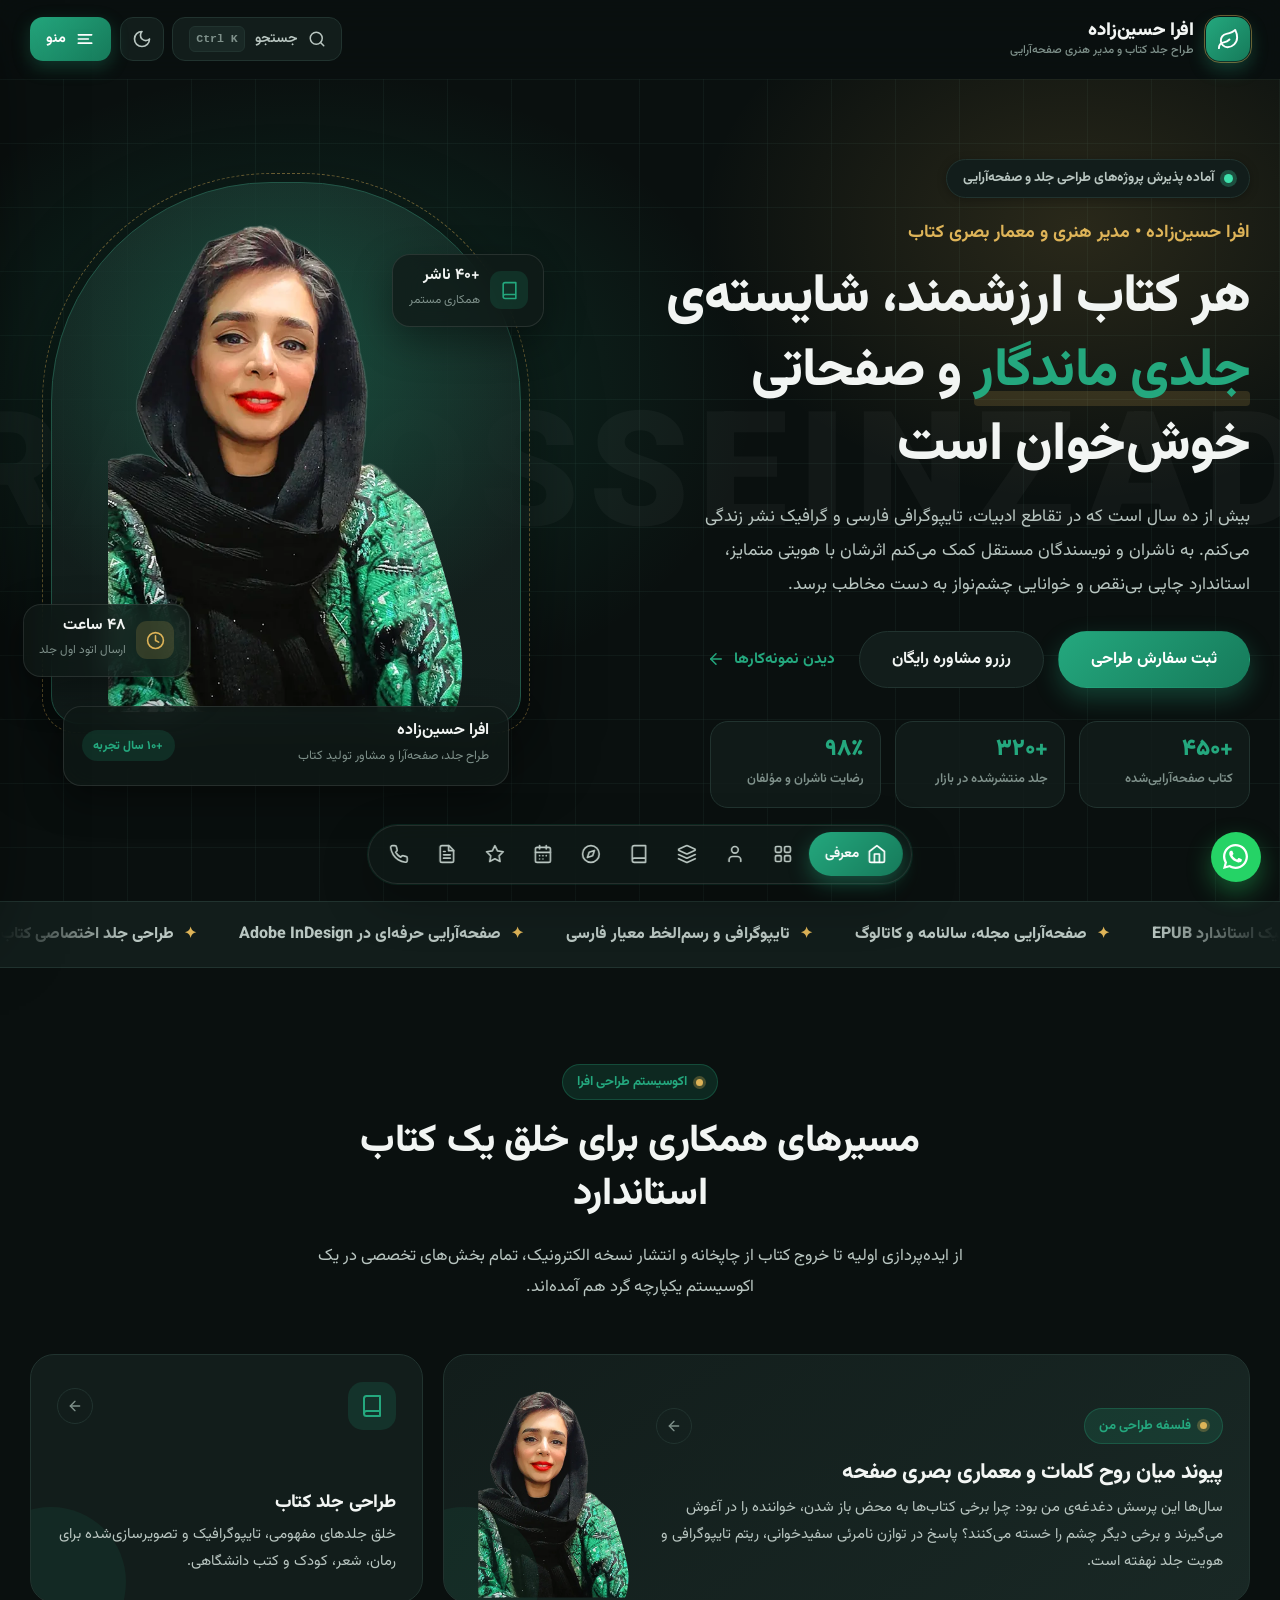
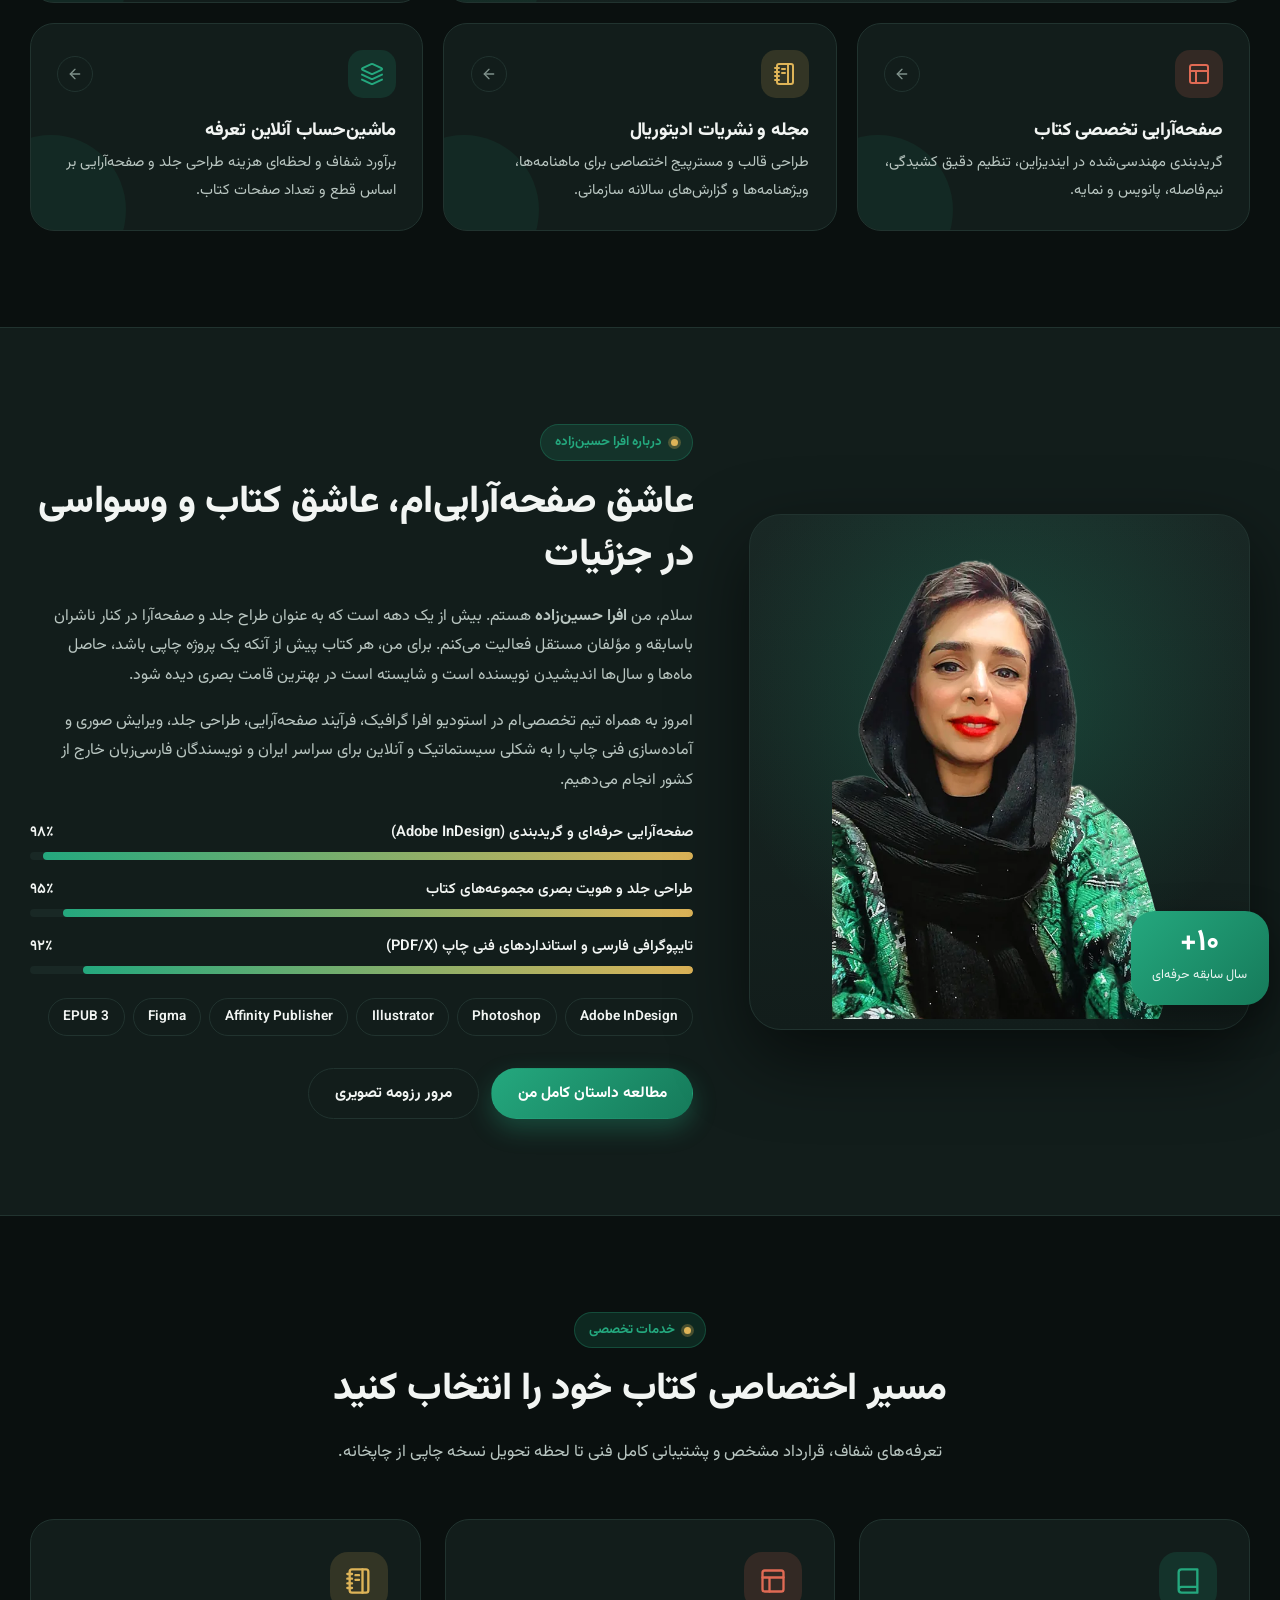
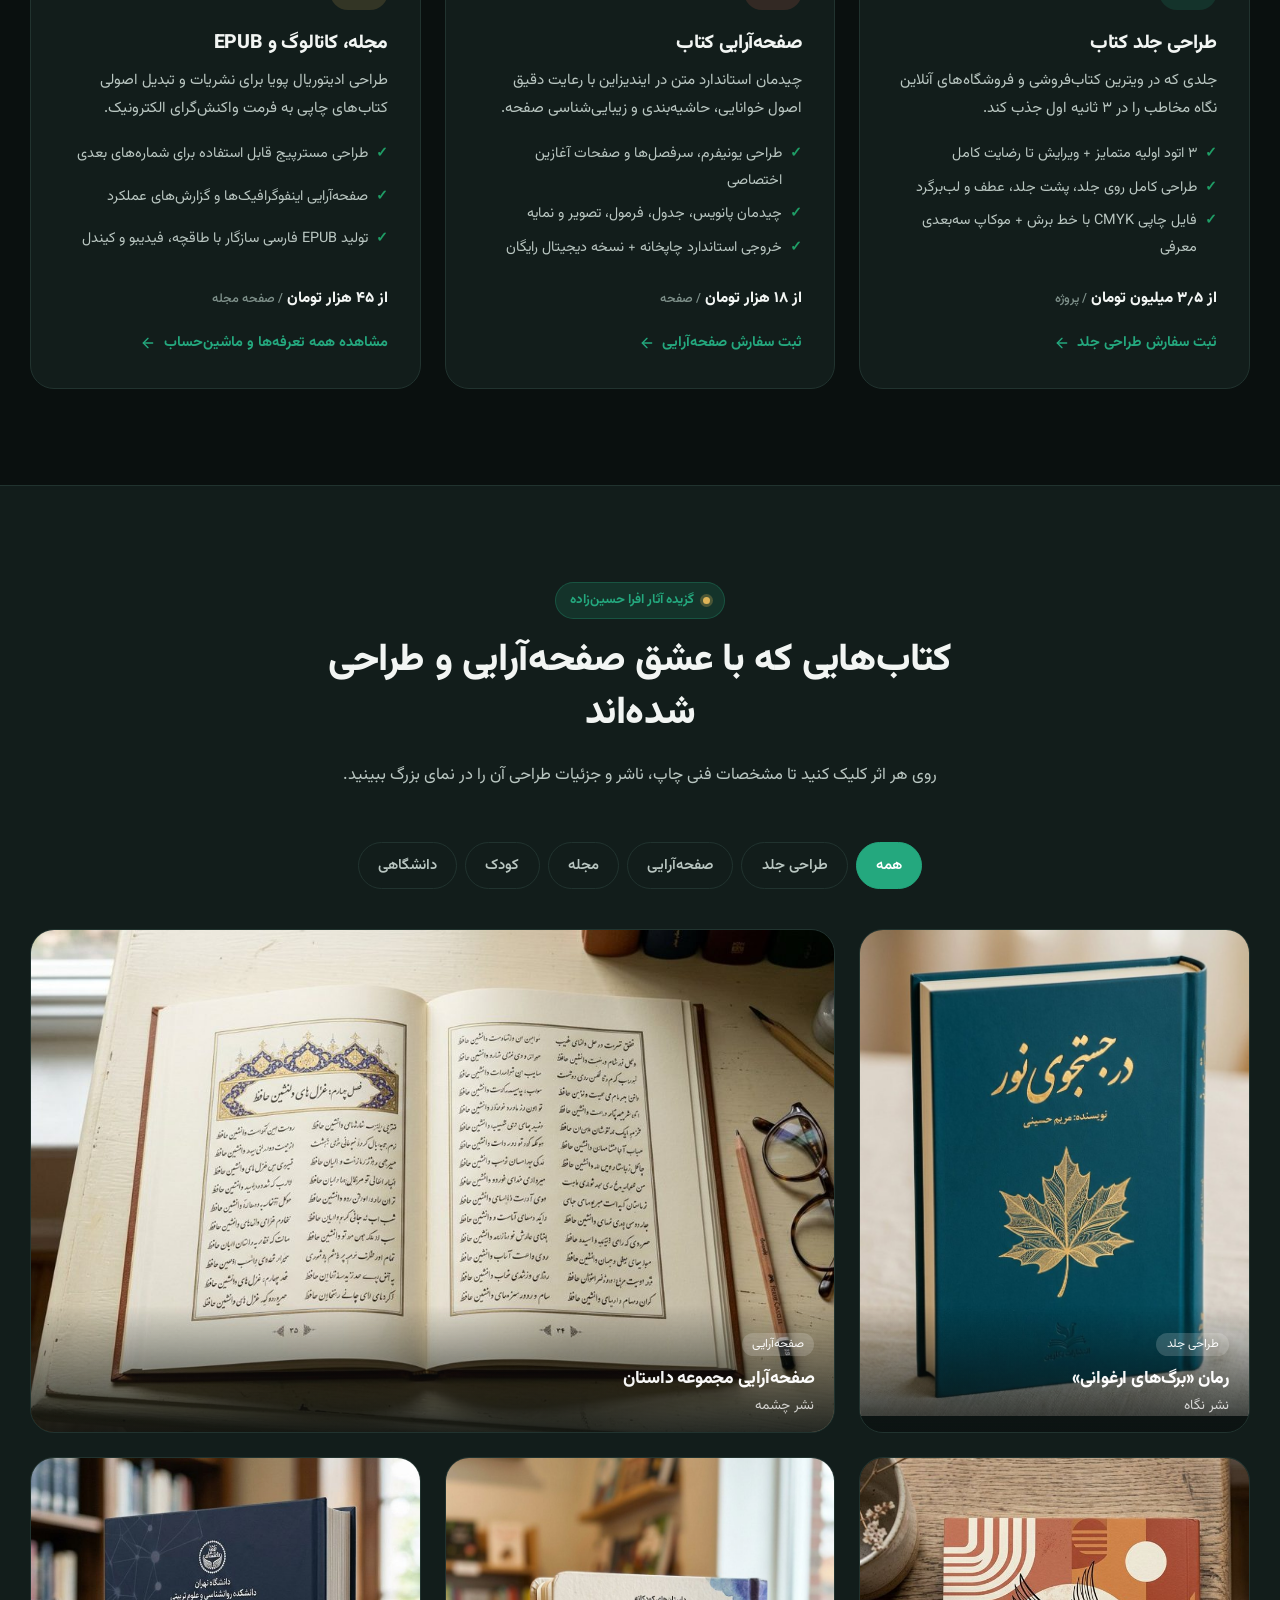
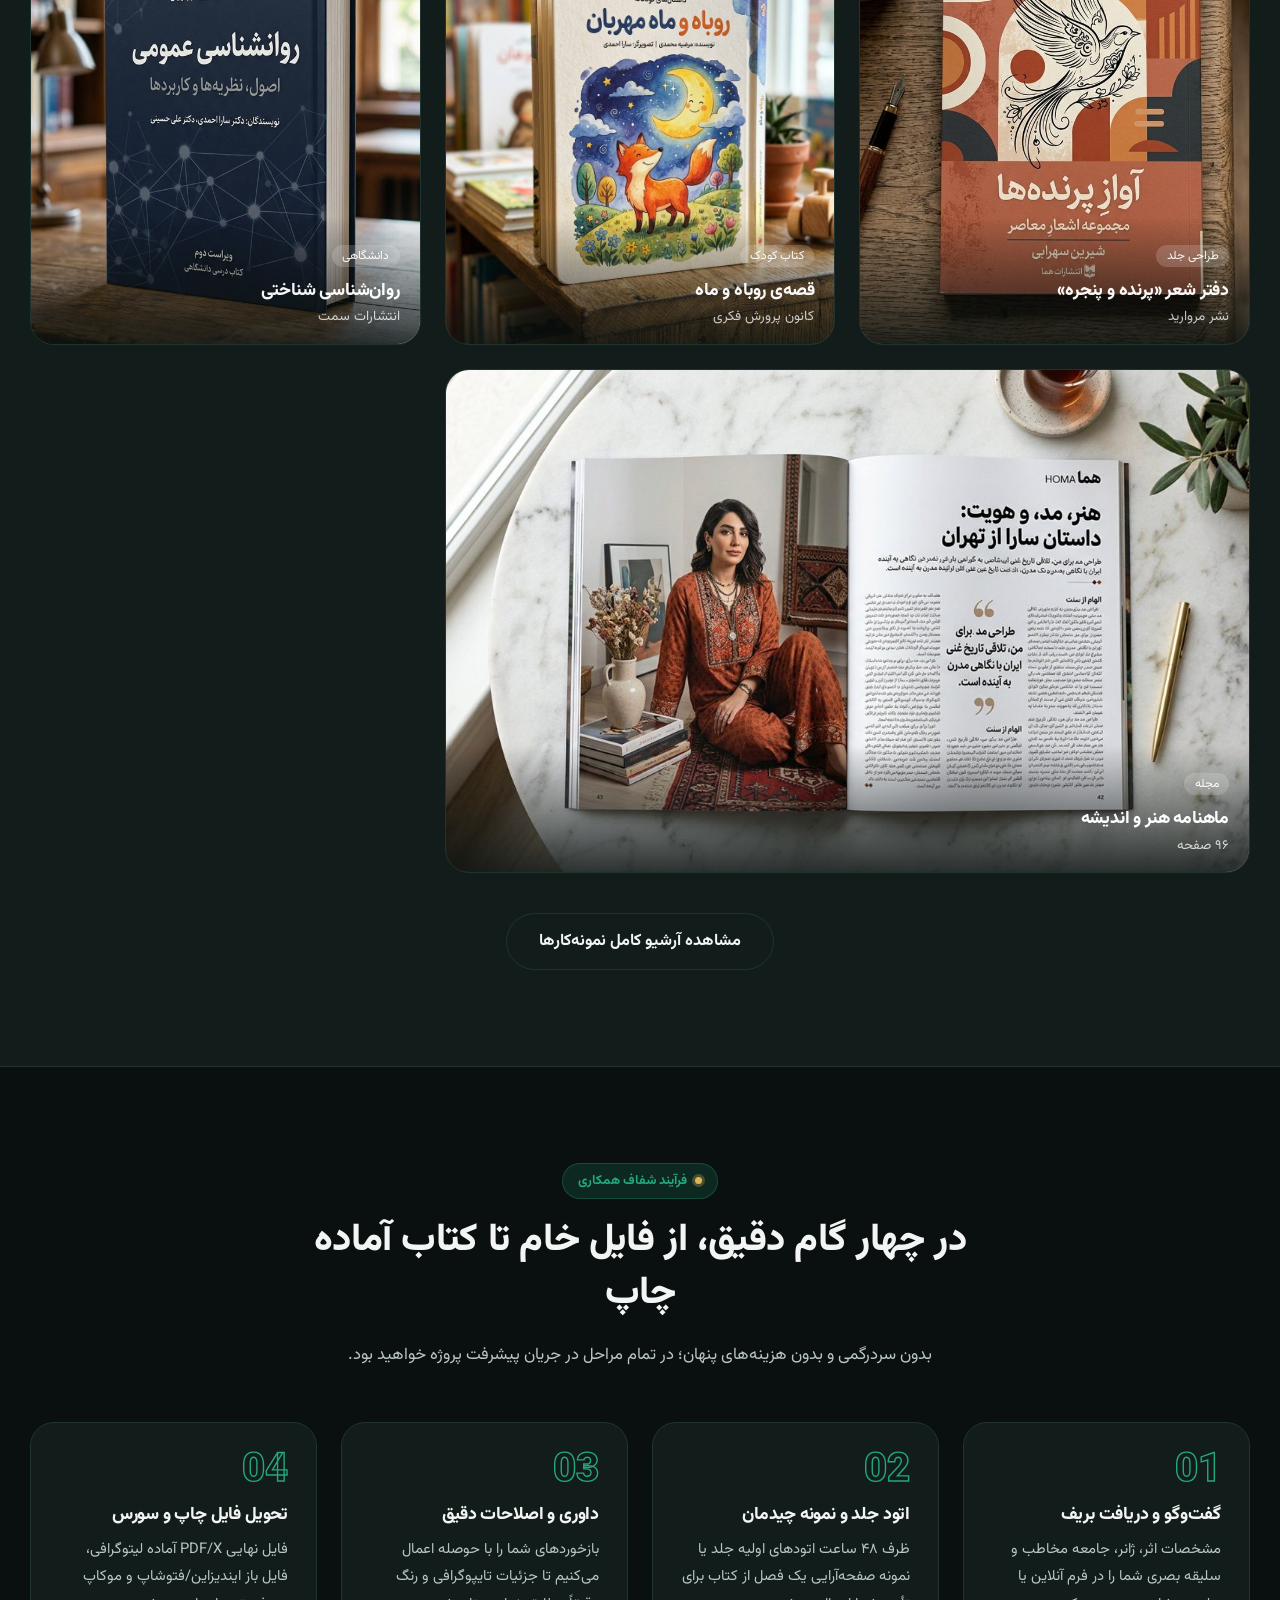
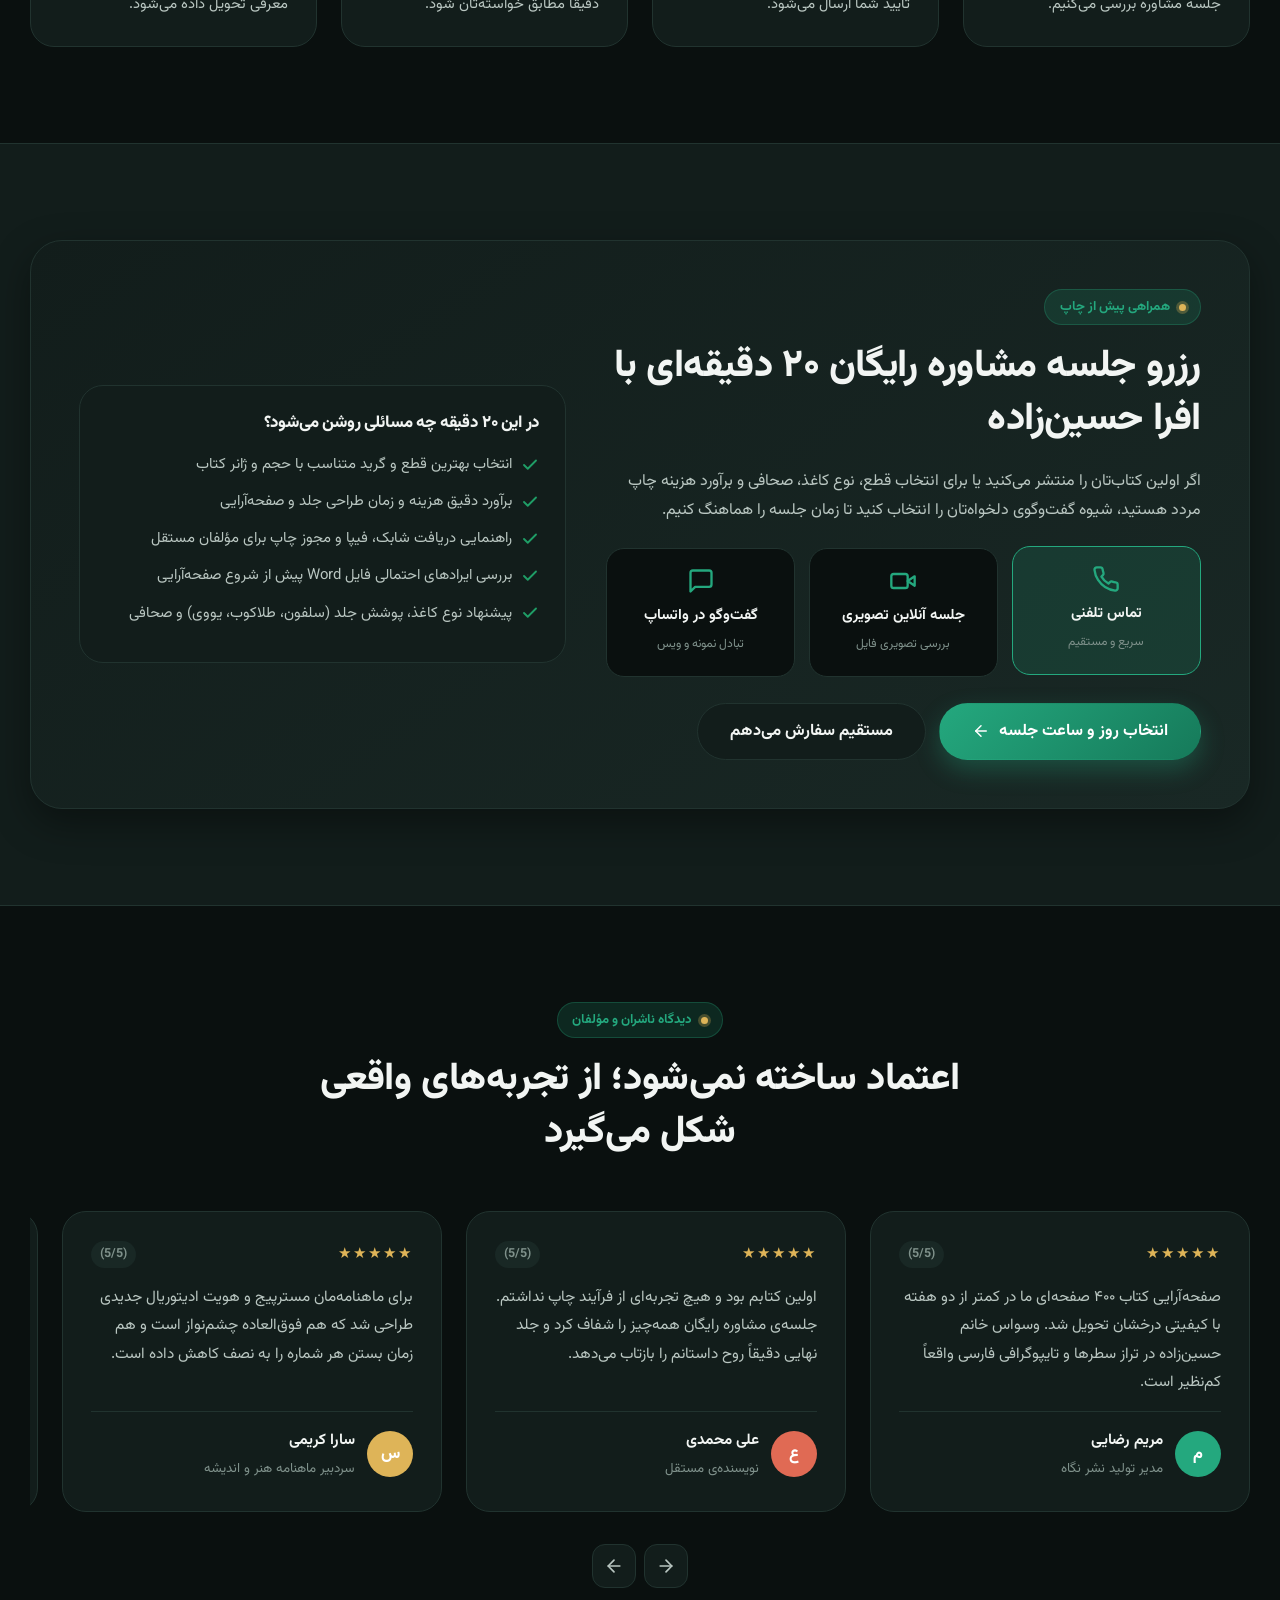
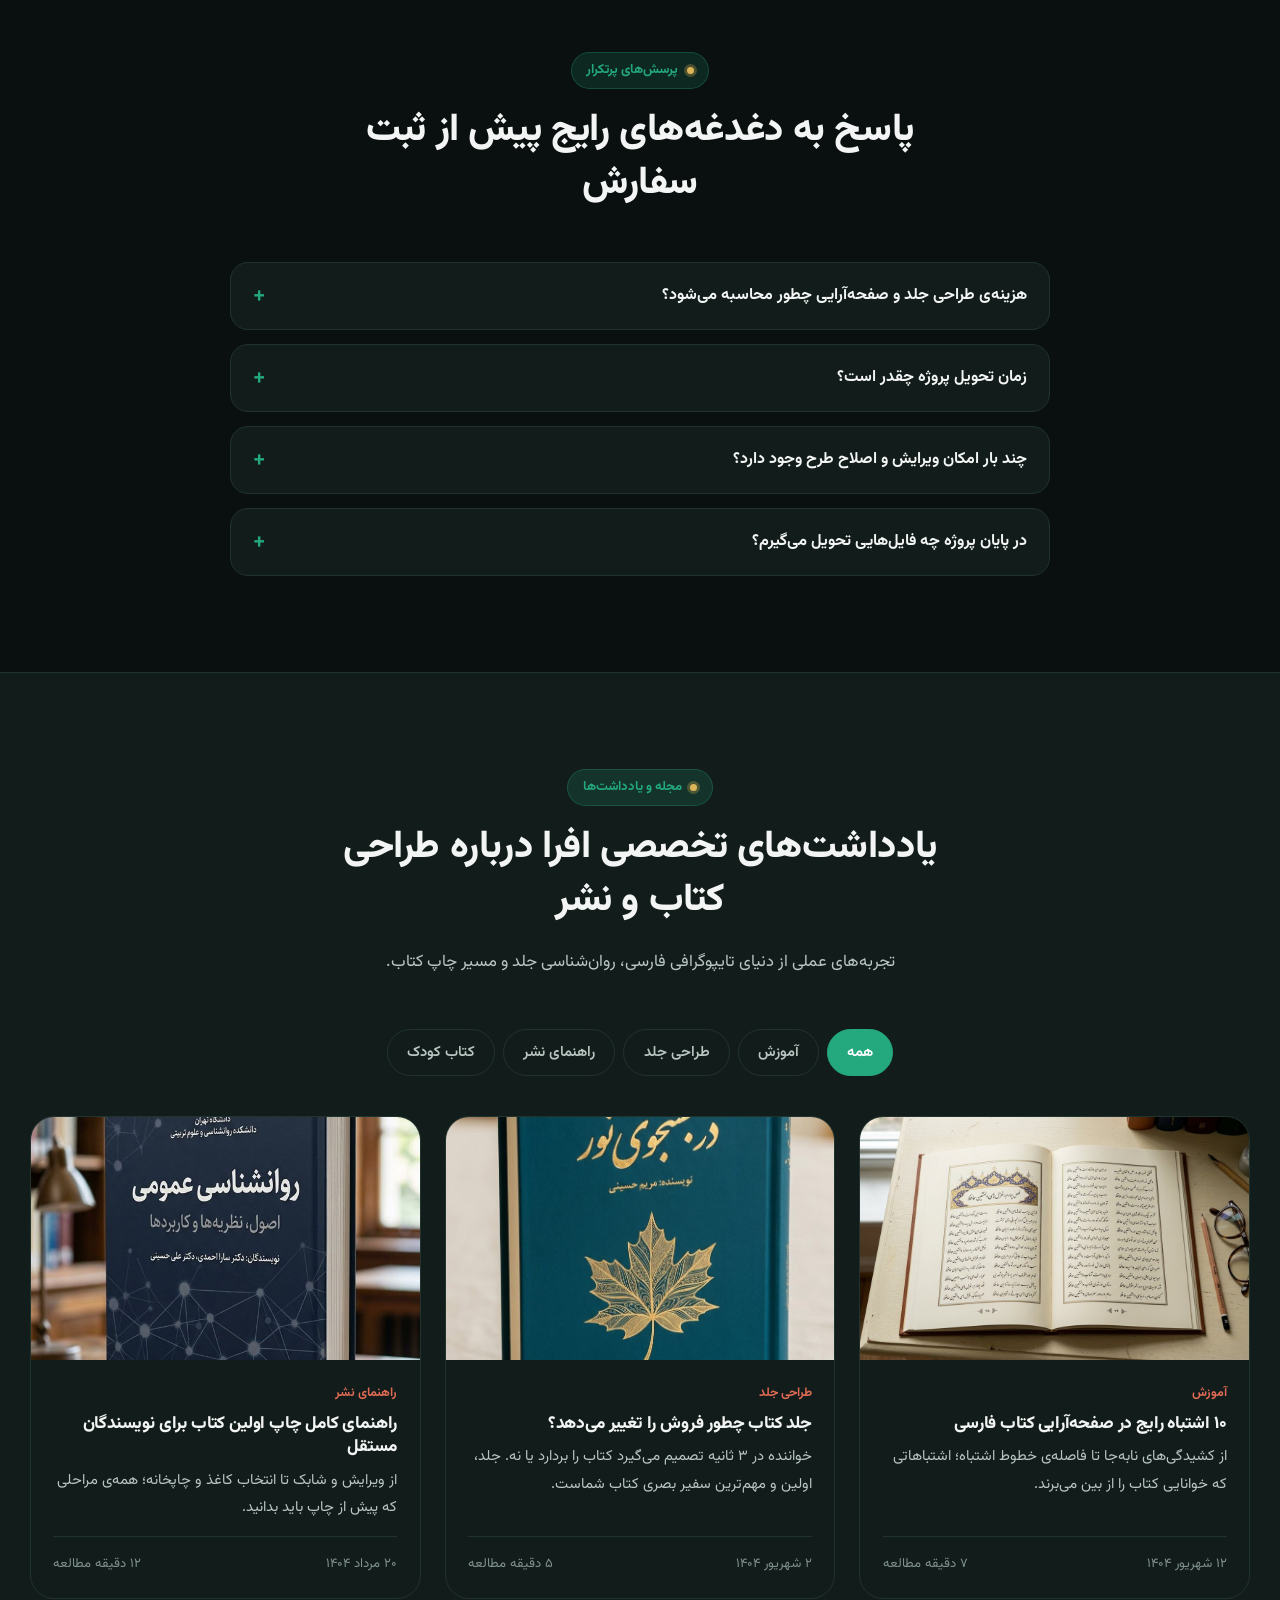
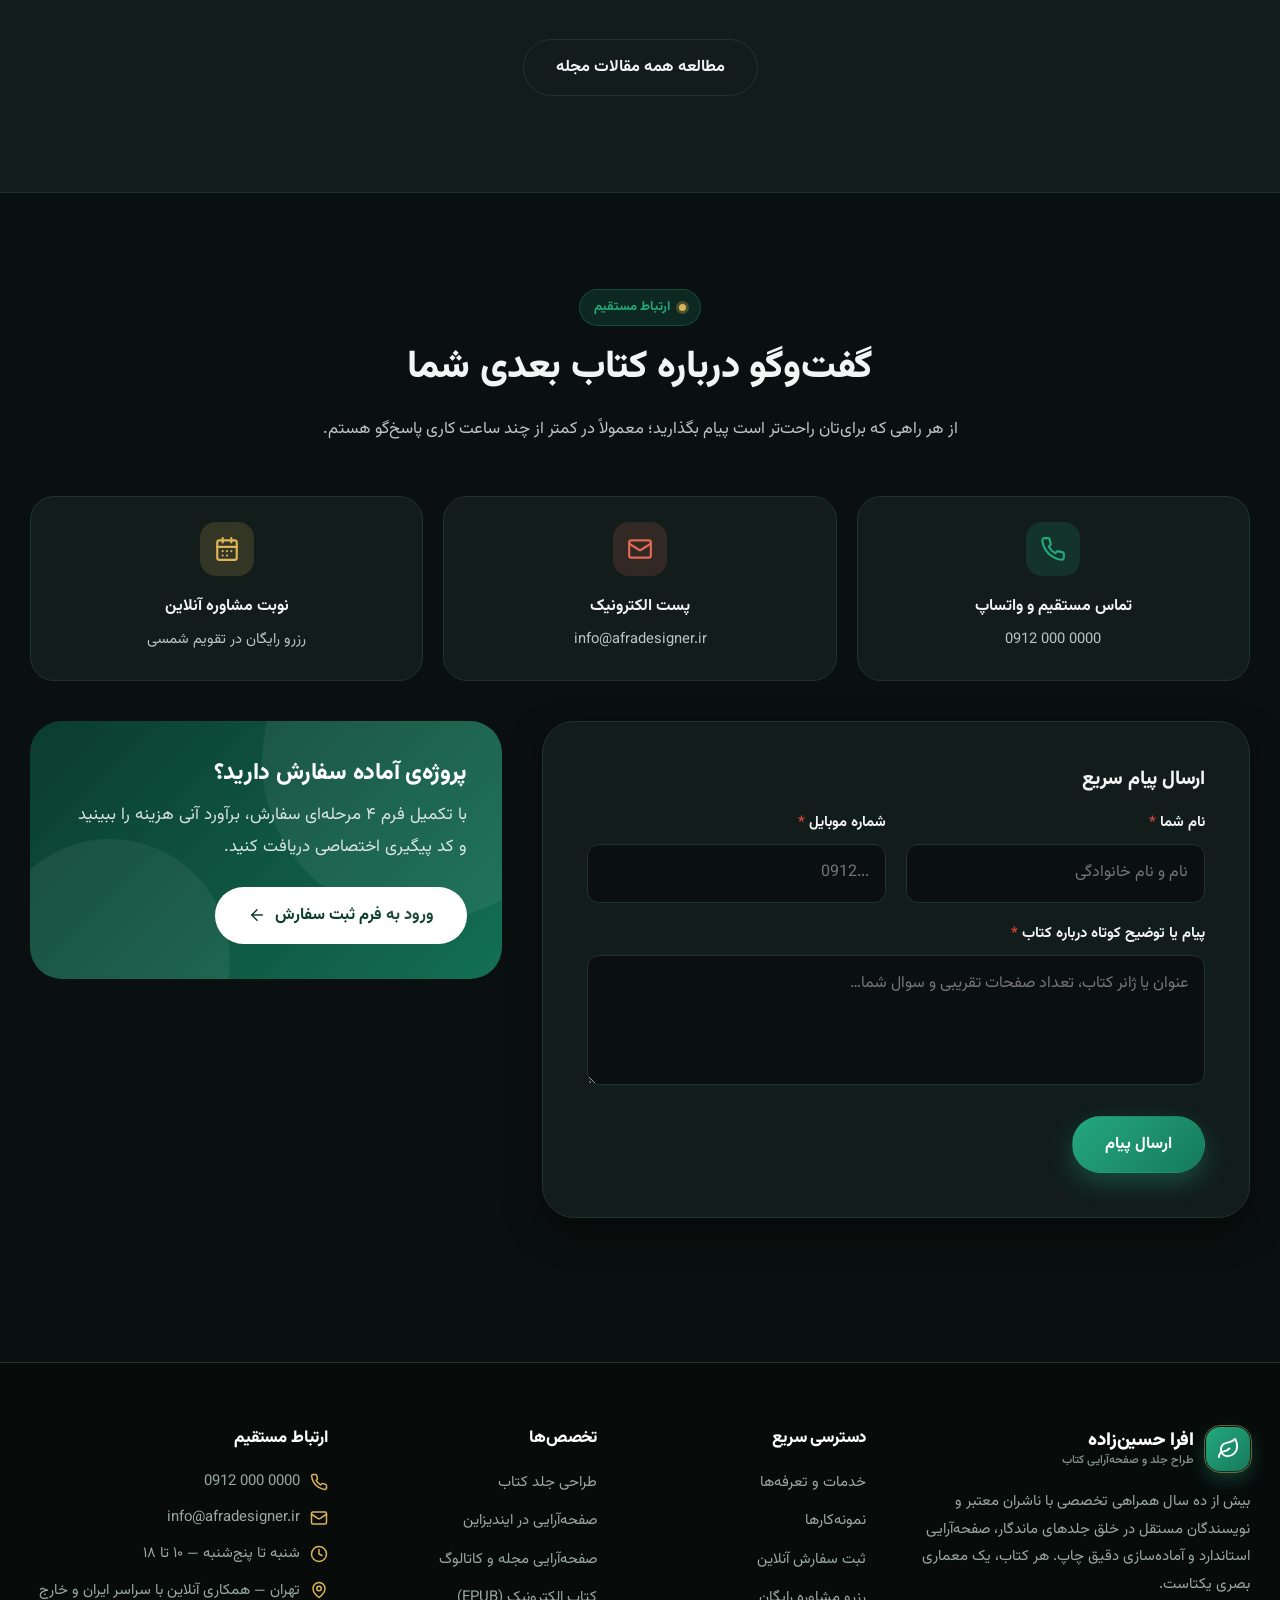
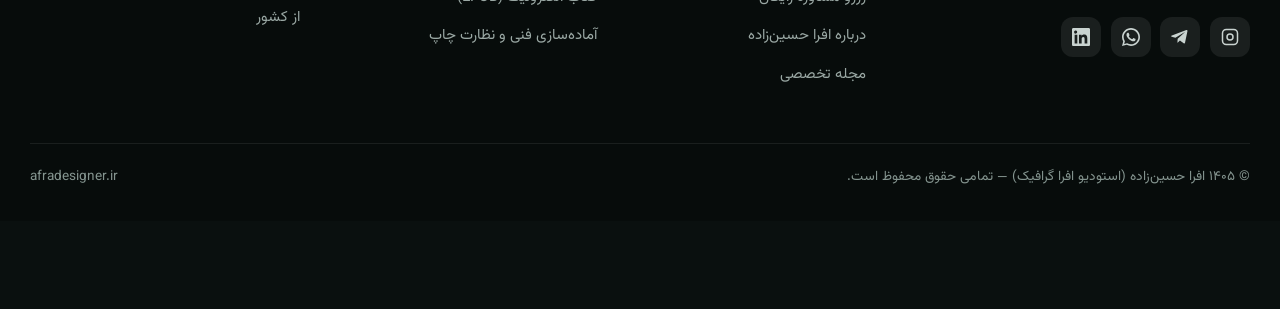
<file: index.html>
<!DOCTYPE html>
<html lang="fa" dir="rtl" data-theme="dark">
<head>
<meta charset="UTF-8">
<meta name="viewport" content="width=device-width, initial-scale=1">
<title>وب‌سایت رسمی | افرا حسین‌زاده — طراح جلد و صفحه‌آرایی کتاب</title>
<meta name="description" content="افرا حسین‌زاده — مدیر هنری، طراح جلد کتاب و متخصص صفحه‌آرایی حرفه‌ای با بیش از ۱۰ سال تجربه همکاری با ناشران و نویسندگان">
<meta name="theme-color" content="#11694e">
<meta property="og:title" content="وب‌سایت رسمی | افرا حسین‌زاده">
<meta property="og:description" content="افرا حسین‌زاده — مدیر هنری، طراح جلد کتاب و متخصص صفحه‌آرایی حرفه‌ای با بیش از ۱۰ سال تجربه همکاری با ناشران و نویسندگان">
<meta property="og:type" content="website">
<meta property="og:image" content="assets/afra-hosseinzadeh.png">
<link rel="icon" href="data:image/svg+xml,%3Csvg xmlns='http://www.w3.org/2000/svg' viewBox='0 0 64 64'%3E%3Crect width='64' height='64' rx='16' fill='%2311694e'/%3E%3Cpath d='M32 50A18 18 0 0 1 29 14c14-3 18-4 23-10 2 5 5 10 5 20 0 14-12 26-25 26Z' fill='%23fff'/%3E%3C/svg%3E">
<link rel="preconnect" href="https://fonts.googleapis.com">
<link rel="preconnect" href="https://fonts.gstatic.com" crossorigin>
<link href="https://fonts.googleapis.com/css2?family=Vazirmatn:wght@400;500;600;700;800;900&display=swap" rel="stylesheet">
<script>(function(){try{var t=localStorage.getItem("afra-theme");document.documentElement.dataset.theme=t||"dark";}catch(e){}})();</script>
<link rel="stylesheet" href="css/style.css">
</head>
<body>
<div class="dock-progress" aria-hidden="true"></div>
<div class="sec-transition-veil" aria-hidden="true"></div>

<header class="header">
  <div class="container nav">
    <a href="index.html" class="logo" aria-label="افرا حسین‌زاده — صفحه اصلی">
      <span class="logo-mark"><svg viewBox="0 0 24 24" fill="none" stroke="currentColor" stroke-width="2" stroke-linecap="round" stroke-linejoin="round"><path d="M11 20A7 7 0 0 1 9.8 6.1C15.5 5 17 4.48 19 2c1 2 2 4.18 2 8 0 5.5-4.78 10-10 10Z"/><path d="M2 21c0-3 1.85-5.36 5.08-6C9.5 14.52 12 13 13 12"/></svg></span>
      <span class="logo-text"><b>افرا حسین‌زاده</b><small>طراح جلد کتاب و مدیر هنری صفحه‌آرایی</small></span>
    </a>
    <div class="nav-actions">
      <button type="button" class="search-btn" data-search-open aria-label="جستجو در سایت">
        <svg viewBox="0 0 24 24" fill="none" stroke="currentColor" stroke-width="2" stroke-linecap="round" stroke-linejoin="round"><circle cx="11" cy="11" r="8"/><path d="m21 21-4.3-4.3"/></svg>
        <span>جستجو</span>
        <kbd>Ctrl K</kbd>
      </button>
      <button type="button" class="icon-btn theme-toggle" data-theme-toggle aria-label="تغییر حالت روشن و تاریک">
        <svg class="ic-sun" viewBox="0 0 24 24" fill="none" stroke="currentColor" stroke-width="2" stroke-linecap="round" stroke-linejoin="round"><circle cx="12" cy="12" r="4"/><path d="M12 2v2M12 20v2M4.93 4.93l1.41 1.41M17.66 17.66l1.41 1.41M2 12h2M20 12h2M6.34 17.66l-1.41 1.41M19.07 4.93l-1.41 1.41"/></svg><svg class="ic-moon" viewBox="0 0 24 24" fill="none" stroke="currentColor" stroke-width="2" stroke-linecap="round" stroke-linejoin="round"><path d="M12 3a6 6 0 0 0 9 9 9 9 0 1 1-9-9Z"/></svg>
      </button>
      <button type="button" class="burger-btn" data-menu-open aria-label="باز کردن منوی فهرست صفحات">
        <svg viewBox="0 0 24 24" fill="none" stroke="currentColor" stroke-width="2" stroke-linecap="round"><path d="M4 7h16M4 12h12M4 17h16"/></svg>
        <span>منو</span>
      </button>
    </div>
  </div>
</header>

<div class="drawer-backdrop" aria-hidden="true"></div>
<aside class="nav-drawer" aria-hidden="true" aria-label="منوی اصلی سایت">
  <div class="top">
    <a href="index.html" class="logo">
      <span class="logo-mark"><svg viewBox="0 0 24 24" fill="none" stroke="currentColor" stroke-width="2" stroke-linecap="round" stroke-linejoin="round"><path d="M11 20A7 7 0 0 1 9.8 6.1C15.5 5 17 4.48 19 2c1 2 2 4.18 2 8 0 5.5-4.78 10-10 10Z"/><path d="M2 21c0-3 1.85-5.36 5.08-6C9.5 14.52 12 13 13 12"/></svg></span>
      <span class="logo-text"><b>افرا حسین‌زاده</b><small>برند شخصی طراحی و نشر</small></span>
    </a>
    <button type="button" class="icon-btn" data-menu-close aria-label="بستن منو"><svg viewBox="0 0 24 24" fill="none" stroke="currentColor" stroke-width="2" stroke-linecap="round"><path d="M18 6 6 18M6 6l12 12"/></svg></button>
  </div>
  <div class="drawer-profile">
    <img src="assets/afra-hosseinzadeh.png" alt="افرا حسین‌زاده" width="614" height="820">
    <div>
      <b>افرا حسین‌زاده</b>
      <small>۱۰+ سال تجربه • +۴۵۰ کتاب منتشرشده</small>
    </div>
  </div>
  <div class="drawer-lbl">دسترسی به صفحات قالب</div>
  <nav><a href="index.html"><span class="link-main"><svg viewBox="0 0 24 24" fill="none" stroke="currentColor" stroke-width="2" stroke-linecap="round" stroke-linejoin="round"><path d="m3 9 9-7 9 7v11a2 2 0 0 1-2 2H5a2 2 0 0 1-2-2z"/><polyline points="9 22 9 12 15 12 15 22"/></svg><span>خانه و معرفی برند</span></span><span class="arr"><svg viewBox="0 0 24 24" fill="none" stroke="currentColor" stroke-width="2" stroke-linecap="round" stroke-linejoin="round"><path d="M19 12H5"/><path d="m12 19-7-7 7-7"/></svg></span></a><a href="services.html"><span class="link-main"><svg viewBox="0 0 24 24" fill="none" stroke="currentColor" stroke-width="2" stroke-linecap="round" stroke-linejoin="round"><path d="m12.83 2.18a2 2 0 0 0-1.66 0L2.6 6.08a1 1 0 0 0 0 1.83l8.58 3.91a2 2 0 0 0 1.66 0l8.58-3.9a1 1 0 0 0 0-1.83Z"/><path d="m22 17.65-9.17 4.16a2 2 0 0 1-1.66 0L2 17.65"/><path d="m22 12.65-9.17 4.16a2 2 0 0 1-1.66 0L2 12.65"/></svg><span>خدمات و تعرفه‌ها</span></span><span class="arr"><svg viewBox="0 0 24 24" fill="none" stroke="currentColor" stroke-width="2" stroke-linecap="round" stroke-linejoin="round"><path d="M19 12H5"/><path d="m12 19-7-7 7-7"/></svg></span></a><a href="portfolio.html"><span class="link-main"><svg viewBox="0 0 24 24" fill="none" stroke="currentColor" stroke-width="2" stroke-linecap="round" stroke-linejoin="round"><path d="M4 19.5v-15A2.5 2.5 0 0 1 6.5 2H20v20H6.5a2.5 2.5 0 0 1 0-5H20"/></svg><span>گالری نمونه‌کارها</span></span><span class="arr"><svg viewBox="0 0 24 24" fill="none" stroke="currentColor" stroke-width="2" stroke-linecap="round" stroke-linejoin="round"><path d="M19 12H5"/><path d="m12 19-7-7 7-7"/></svg></span></a><a href="order.html"><span class="link-main"><svg viewBox="0 0 24 24" fill="none" stroke="currentColor" stroke-width="2" stroke-linecap="round" stroke-linejoin="round"><path d="M6 2 3 6v14a2 2 0 0 0 2 2h14a2 2 0 0 0 2-2V6l-3-4Z"/><path d="M3 6h18"/><path d="M16 10a4 4 0 0 1-8 0"/></svg><span>ثبت سفارش آنلاین</span></span><span class="arr"><svg viewBox="0 0 24 24" fill="none" stroke="currentColor" stroke-width="2" stroke-linecap="round" stroke-linejoin="round"><path d="M19 12H5"/><path d="m12 19-7-7 7-7"/></svg></span></a><a href="consult.html"><span class="link-main"><svg viewBox="0 0 24 24" fill="none" stroke="currentColor" stroke-width="2" stroke-linecap="round" stroke-linejoin="round"><rect width="18" height="18" x="3" y="4" rx="2"/><line x1="16" x2="16" y1="2" y2="6"/><line x1="8" x2="8" y1="2" y2="6"/><line x1="3" x2="21" y1="10" y2="10"/><path d="M8 14h.01M12 14h.01M16 14h.01M8 18h.01M12 18h.01"/></svg><span>رزرو مشاوره رایگان</span></span><span class="arr"><svg viewBox="0 0 24 24" fill="none" stroke="currentColor" stroke-width="2" stroke-linecap="round" stroke-linejoin="round"><path d="M19 12H5"/><path d="m12 19-7-7 7-7"/></svg></span></a><a href="about.html"><span class="link-main"><svg viewBox="0 0 24 24" fill="none" stroke="currentColor" stroke-width="2" stroke-linecap="round" stroke-linejoin="round"><path d="M19 21v-2a4 4 0 0 0-4-4H9a4 4 0 0 0-4 4v2"/><circle cx="12" cy="7" r="4"/></svg><span>درباره افرا حسین‌زاده</span></span><span class="arr"><svg viewBox="0 0 24 24" fill="none" stroke="currentColor" stroke-width="2" stroke-linecap="round" stroke-linejoin="round"><path d="M19 12H5"/><path d="m12 19-7-7 7-7"/></svg></span></a><a href="blog.html"><span class="link-main"><svg viewBox="0 0 24 24" fill="none" stroke="currentColor" stroke-width="2" stroke-linecap="round" stroke-linejoin="round"><path d="M14.5 2H6a2 2 0 0 0-2 2v16a2 2 0 0 0 2 2h12a2 2 0 0 0 2-2V7.5L14.5 2z"/><polyline points="14 2 14 8 20 8"/><line x1="16" x2="8" y1="13" y2="13"/><line x1="16" x2="8" y1="17" y2="17"/><line x1="10" x2="8" y1="9" y2="9"/></svg><span>مجله تخصصی نشر</span></span><span class="arr"><svg viewBox="0 0 24 24" fill="none" stroke="currentColor" stroke-width="2" stroke-linecap="round" stroke-linejoin="round"><path d="M19 12H5"/><path d="m12 19-7-7 7-7"/></svg></span></a><a href="contact.html"><span class="link-main"><svg viewBox="0 0 24 24" fill="none" stroke="currentColor" stroke-width="2" stroke-linecap="round" stroke-linejoin="round"><path d="M22 16.92v3a2 2 0 0 1-2.18 2 19.79 19.79 0 0 1-8.63-3.07 19.5 19.5 0 0 1-6-6 19.79 19.79 0 0 1-3.07-8.67A2 2 0 0 1 4.11 2h3a2 2 0 0 1 2 1.72c.127.96.361 1.903.7 2.81a2 2 0 0 1-.45 2.11L8.09 9.91a16 16 0 0 0 6 6l1.27-1.27a2 2 0 0 1 2.11-.45c.907.339 1.85.573 2.81.7A2 2 0 0 1 22 16.92z"/></svg><span>تماس با من</span></span><span class="arr"><svg viewBox="0 0 24 24" fill="none" stroke="currentColor" stroke-width="2" stroke-linecap="round" stroke-linejoin="round"><path d="M19 12H5"/><path d="m12 19-7-7 7-7"/></svg></span></a></nav>
  <div class="bottom">
    <a href="order.html" class="btn btn-primary btn-block">ثبت سفارش آنلاین پروژه</a>
    <a href="consult.html" class="btn btn-outline btn-block">رزرو جلسه مشاوره رایگان</a>
    <div class="drawer-socials">
      <a href="https://instagram.com" target="_blank" rel="noopener" aria-label="اینستاگرام"><svg viewBox="0 0 24 24" fill="none" stroke="currentColor" stroke-width="2"><rect width="20" height="20" x="2" y="2" rx="5"/><circle cx="12" cy="12" r="4"/><path d="M17.5 6.5h.01"/></svg></a>
      <a href="https://t.me" target="_blank" rel="noopener" aria-label="تلگرام"><svg viewBox="0 0 24 24" fill="currentColor"><path d="M21.9 4.4 18.7 19.6c-.2 1-.9 1.3-1.8.8l-5-3.7-2.4 2.3c-.3.3-.5.5-1 .5l.4-5.1L18 6.1c.4-.4-.1-.6-.6-.2L5.9 13.1 1 11.6c-1.1-.3-1.1-1.1.2-1.6L20.5 2.6c.9-.3 1.7.2 1.4 1.8"/></svg></a>
      <a href="https://wa.me/989120000000" target="_blank" rel="noopener" aria-label="واتساپ"><svg viewBox="0 0 24 24" fill="currentColor"><path d="M17.5 14.4c-.3-.1-1.8-.9-2-1-.3-.1-.5-.1-.7.1-.2.3-.8 1-.9 1.2-.2.2-.3.2-.6.1-.3-.1-1.3-.5-2.4-1.5-.9-.8-1.5-1.8-1.7-2.1-.2-.3 0-.5.1-.6l.4-.5c.1-.2.2-.3.3-.5.1-.2 0-.4 0-.5-.1-.1-.7-1.6-.9-2.2-.2-.6-.5-.5-.7-.5h-.6c-.2 0-.5.1-.8.4-.3.3-1 1-1 2.5s1.1 2.9 1.2 3.1c.1.2 2.1 3.2 5.1 4.5.7.3 1.3.5 1.7.6.7.2 1.4.2 1.9.1.6-.1 1.8-.7 2-1.4.2-.7.2-1.3.2-1.4-.1-.2-.3-.3-.6-.4M12 21.8c-1.8 0-3.5-.5-5-1.4l-.4-.2-3.7 1 1-3.6-.2-.4A9.8 9.8 0 0 1 2.2 12C2.2 6.6 6.6 2.2 12 2.2S21.8 6.6 21.8 12 17.4 21.8 12 21.8M12 0C5.4 0 0 5.4 0 12c0 2.1.6 4.2 1.6 6L0 24l6.2-1.6c1.8 1 3.8 1.5 5.8 1.5 6.6 0 12-5.4 12-12S18.6 0 12 0"/></svg></a>
      <a href="https://linkedin.com" target="_blank" rel="noopener" aria-label="لینکدین"><svg viewBox="0 0 24 24" fill="currentColor"><path d="M20.4 20.5h-3.6v-5.6c0-1.3 0-3-1.8-3s-2.1 1.4-2.1 2.9v5.7H9.3V9h3.4v1.6c.5-.9 1.6-1.8 3.4-1.8 3.6 0 4.3 2.4 4.3 5.5v6.2ZM5.3 7.4a2.1 2.1 0 1 1 0-4.1 2.1 2.1 0 0 1 0 4.1M7.1 20.5H3.5V9h3.6ZM22.2 0H1.8C.8 0 0 .8 0 1.7v20.5c0 1 .8 1.8 1.8 1.8h20.4c1 0 1.8-.8 1.8-1.8V1.7C24 .8 23.2 0 22.2 0"/></svg></a>
    </div>
  </div>
</aside>

<div class="search-modal" id="search-modal" aria-hidden="true" role="dialog" aria-label="جستجوی سایت">
  <div class="search-dialog">
    <div class="search-bar">
      <svg viewBox="0 0 24 24" fill="none" stroke="currentColor" stroke-width="2" stroke-linecap="round" stroke-linejoin="round"><circle cx="11" cy="11" r="8"/><path d="m21 21-4.3-4.3"/></svg>
      <input type="search" id="search-input" placeholder="جستجو در خدمات، نمونه‌کارها، مقالات و بخش‌ها…" autocomplete="off">
      <button type="button" class="close-esc" data-search-close>ESC</button>
    </div>
    <div class="search-tags">
      <small>پیشنهاد سریع:</small>
      <button type="button" class="search-tag" data-search-tag="طراحی جلد">طراحی جلد</button>
      <button type="button" class="search-tag" data-search-tag="صفحه‌آرایی">صفحه‌آرایی</button>
      <button type="button" class="search-tag" data-search-tag="تعرفه">ماشین‌حساب تعرفه</button>
      <button type="button" class="search-tag" data-search-tag="مشاوره">مشاوره رایگان</button>
      <button type="button" class="search-tag" data-search-tag="EPUB">کتاب الکترونیک</button>
    </div>
    <div class="search-results" id="search-results"></div>
  </div>
</div>
<main>

<div class="social-rail" aria-label="شبکه‌های اجتماعی افرا حسین‌زاده">
  <a href="https://instagram.com" target="_blank" rel="noopener" aria-label="اینستاگرام"><svg viewBox="0 0 24 24" fill="none" stroke="currentColor" stroke-width="2"><rect width="20" height="20" x="2" y="2" rx="5"/><circle cx="12" cy="12" r="4"/><path d="M17.5 6.5h.01"/></svg></a>
  <a href="https://t.me" target="_blank" rel="noopener" aria-label="تلگرام"><svg viewBox="0 0 24 24" fill="currentColor"><path d="M21.9 4.4 18.7 19.6c-.2 1-.9 1.3-1.8.8l-5-3.7-2.4 2.3c-.3.3-.5.5-1 .5l.4-5.1L18 6.1c.4-.4-.1-.6-.6-.2L5.9 13.1 1 11.6c-1.1-.3-1.1-1.1.2-1.6L20.5 2.6c.9-.3 1.7.2 1.4 1.8"/></svg></a>
  <a href="https://wa.me/989120000000" target="_blank" rel="noopener" aria-label="واتساپ"><svg viewBox="0 0 24 24" fill="currentColor"><path d="M17.5 14.4c-.3-.1-1.8-.9-2-1-.3-.1-.5-.1-.7.1-.2.3-.8 1-.9 1.2-.2.2-.3.2-.6.1-.3-.1-1.3-.5-2.4-1.5-.9-.8-1.5-1.8-1.7-2.1-.2-.3 0-.5.1-.6l.4-.5c.1-.2.2-.3.3-.5.1-.2 0-.4 0-.5-.1-.1-.7-1.6-.9-2.2-.2-.6-.5-.5-.7-.5h-.6c-.2 0-.5.1-.8.4-.3.3-1 1-1 2.5s1.1 2.9 1.2 3.1c.1.2 2.1 3.2 5.1 4.5.7.3 1.3.5 1.7.6.7.2 1.4.2 1.9.1.6-.1 1.8-.7 2-1.4.2-.7.2-1.3.2-1.4-.1-.2-.3-.3-.6-.4M12 21.8c-1.8 0-3.5-.5-5-1.4l-.4-.2-3.7 1 1-3.6-.2-.4A9.8 9.8 0 0 1 2.2 12C2.2 6.6 6.6 2.2 12 2.2S21.8 6.6 21.8 12 17.4 21.8 12 21.8M12 0C5.4 0 0 5.4 0 12c0 2.1.6 4.2 1.6 6L0 24l6.2-1.6c1.8 1 3.8 1.5 5.8 1.5 6.6 0 12-5.4 12-12S18.6 0 12 0"/></svg></a>
  <a href="https://linkedin.com" target="_blank" rel="noopener" aria-label="لینکدین"><svg viewBox="0 0 24 24" fill="currentColor"><path d="M20.4 20.5h-3.6v-5.6c0-1.3 0-3-1.8-3s-2.1 1.4-2.1 2.9v5.7H9.3V9h3.4v1.6c.5-.9 1.6-1.8 3.4-1.8 3.6 0 4.3 2.4 4.3 5.5v6.2ZM5.3 7.4a2.1 2.1 0 1 1 0-4.1 2.1 2.1 0 0 1 0 4.1M7.1 20.5H3.5V9h3.6ZM22.2 0H1.8C.8 0 0 .8 0 1.7v20.5c0 1 .8 1.8 1.8 1.8h20.4c1 0 1.8-.8 1.8-1.8V1.7C24 .8 23.2 0 22.2 0"/></svg></a>
</div>

<!-- سکشن ۱: معرفی و پرتره اصلی افرا حسین‌زاده -->
<section class="pb-hero" id="hero" data-dock-section>
  <div class="hero-watermark" aria-hidden="true">AFRA HOSSEINZADEH</div>
  <div class="container pb-hero-grid">
    <div>
      <div class="pb-role-pill">
        <span class="pulse-dot"></span>
        <span>آماده پذیرش پروژه‌های طراحی جلد و صفحه‌آرایی</span>
      </div>
      <span class="pb-subtitle">افرا حسین‌زاده • مدیر هنری و معمار بصری کتاب</span>
      <h1>هر کتاب ارزشمند، شایسته‌ی <span class="hl">جلدی ماندگار</span> و صفحاتی خوش‌خوان است</h1>
      <p class="lead">بیش از ده سال است که در تقاطع ادبیات، تایپوگرافی فارسی و گرافیک نشر زندگی می‌کنم. به ناشران و نویسندگان مستقل کمک می‌کنم اثرشان با هویتی متمایز، استاندارد چاپی بی‌نقص و خوانایی چشم‌نواز به دست مخاطب برسد.</p>
      <div class="hero-actions">
        <a href="order.html" class="btn btn-primary btn-lg">ثبت سفارش طراحی</a>
        <a href="consult.html" class="btn btn-outline btn-lg">رزرو مشاوره رایگان</a>
        <a href="#portfolio" data-goto-sec="portfolio" class="btn btn-ghost">دیدن نمونه‌کارها <svg viewBox="0 0 24 24" fill="none" stroke="currentColor" stroke-width="2" stroke-linecap="round" stroke-linejoin="round"><path d="M19 12H5"/><path d="m12 19-7-7 7-7"/></svg></a>
      </div>
      <div class="hero-metrics">
        <div class="h-metric"><b data-count="450" data-prefix="+">۰</b><span>کتاب صفحه‌آرایی‌شده</span></div>
        <div class="h-metric"><b data-count="320" data-prefix="+">۰</b><span>جلد منتشرشده در بازار</span></div>
        <div class="h-metric"><b data-count="98" data-suffix="٪">۰</b><span>رضایت ناشران و مؤلفان</span></div>
      </div>
    </div>

    <div class="portrait-stage">
      <div class="portrait-arch">
        <img class="portrait-img" src="assets/afra-hosseinzadeh.png" width="614" height="820" alt="افرا حسین‌زاده — طراح جلد کتاب و متخصص صفحه‌آرایی" fetchpriority="high">
      </div>
      <div class="portrait-plaque">
        <div>
          <b>افرا حسین‌زاده</b>
          <small>طراح جلد، صفحه‌آرا و مشاور تولید کتاب</small>
        </div>
        <span class="plaque-sign">+۱۰ سال تجربه</span>
      </div>
      <div class="float-card one">
        <span class="ic" style="background:var(--c-teal-light);color:var(--c-teal)"><svg viewBox="0 0 24 24" fill="none" stroke="currentColor" stroke-width="2" stroke-linecap="round" stroke-linejoin="round"><path d="M4 19.5v-15A2.5 2.5 0 0 1 6.5 2H20v20H6.5a2.5 2.5 0 0 1 0-5H20"/></svg></span>
        <div><b>+۴۰ ناشر</b><small>همکاری مستمر</small></div>
      </div>
      <div class="float-card two">
        <span class="ic" style="background:var(--c-gold-light);color:var(--c-gold)"><svg viewBox="0 0 24 24" fill="none" stroke="currentColor" stroke-width="2" stroke-linecap="round" stroke-linejoin="round"><circle cx="12" cy="12" r="10"/><path d="M12 6v6l4 2"/></svg></span>
        <div><b>۴۸ ساعت</b><small>ارسال اتود اول جلد</small></div>
      </div>
    </div>
  </div>
</section>

<div class="marquee-band" aria-hidden="true">
  <div class="marquee">
    <div class="marquee-track">
      <span><i>✦</i> طراحی جلد اختصاصی کتاب</span>
      <span><i>✦</i> صفحه‌آرایی حرفه‌ای در Adobe InDesign</span>
      <span><i>✦</i> تایپوگرافی و رسم‌الخط معیار فارسی</span>
      <span><i>✦</i> صفحه‌آرایی مجله، سالنامه و کاتالوگ</span>
      <span><i>✦</i> تولید کتاب الکترونیک استاندارد EPUB</span>
      <span><i>✦</i> همکاری با نشر چشمه، نگاه، سمت و مروارید</span>
      <span><i>✦</i> طراحی جلد اختصاصی کتاب</span>
      <span><i>✦</i> صفحه‌آرایی حرفه‌ای در Adobe InDesign</span>
      <span><i>✦</i> تایپوگرافی و رسم‌الخط معیار فارسی</span>
      <span><i>✦</i> صفحه‌آرایی مجله، سالنامه و کاتالوگ</span>
      <span><i>✦</i> تولید کتاب الکترونیک استاندارد EPUB</span>
      <span><i>✦</i> همکاری با نشر چشمه، نگاه، سمت و مروارید</span>
    </div>
  </div>
</div>

<!-- سکشن ۲: اکوسیستم خدمات و مسیرهای همکاری (الهام‌گرفته از Hub در ehsanamirian.com) -->
<section class="section" id="hub" data-dock-section>
  <div class="container">
    <div class="sec-head center">
      <span class="eyebrow">اکوسیستم طراحی افرا</span>
      <h2>مسیرهای همکاری برای خلق یک کتاب استاندارد</h2>
      <p>از ایده‌پردازی اولیه تا خروج کتاب از چاپخانه و انتشار نسخه الکترونیک، تمام بخش‌های تخصصی در یک اکوسیستم یکپارچه گرد هم آمده‌اند.</p>
    </div>

    <div class="bento-grid">
      <a href="#about" data-goto-sec="about" class="bento-card span-8 featured-bio reveal">
        <div class="bio-copy">
          <div class="bento-top">
            <span class="eyebrow" style="margin:0">فلسفه طراحی من</span>
            <span class="bento-go"><svg viewBox="0 0 24 24" fill="none" stroke="currentColor" stroke-width="2" stroke-linecap="round" stroke-linejoin="round"><path d="M19 12H5"/><path d="m12 19-7-7 7-7"/></svg></span>
          </div>
          <h3 style="font-size:1.35rem;margin-top:.9rem">پیوند میان روح کلمات و معماری بصری صفحه</h3>
          <p>سال‌ها این پرسش دغدغه‌ی من بود: چرا برخی کتاب‌ها به محض باز شدن، خواننده را در آغوش می‌گیرند و برخی دیگر چشم را خسته می‌کنند؟ پاسخ در توازن نامرئی سفیدخوانی، ریتم تایپوگرافی و هویت جلد نهفته است.</p>
        </div>
        <div class="bio-cutout">
          <img src="assets/afra-hosseinzadeh.png" width="614" height="820" alt="افرا حسین‌زاده" loading="lazy">
        </div>
      </a>

      <a href="services.html#cover" class="bento-card reveal" data-delay="1">
        <div class="bento-top">
          <span class="bento-ic"><svg viewBox="0 0 24 24" fill="none" stroke="currentColor" stroke-width="2" stroke-linecap="round" stroke-linejoin="round"><path d="M4 19.5v-15A2.5 2.5 0 0 1 6.5 2H20v20H6.5a2.5 2.5 0 0 1 0-5H20"/></svg></span>
          <span class="bento-go"><svg viewBox="0 0 24 24" fill="none" stroke="currentColor" stroke-width="2" stroke-linecap="round" stroke-linejoin="round"><path d="M19 12H5"/><path d="m12 19-7-7 7-7"/></svg></span>
        </div>
        <div>
          <h3>طراحی جلد کتاب</h3>
          <p>خلق جلدهای مفهومی، تایپوگرافیک و تصویرسازی‌شده برای رمان، شعر، کودک و کتب دانشگاهی.</p>
        </div>
      </a>

      <a href="services.html#layout" class="bento-card reveal">
        <div class="bento-top">
          <span class="bento-ic terra"><svg viewBox="0 0 24 24" fill="none" stroke="currentColor" stroke-width="2" stroke-linecap="round" stroke-linejoin="round"><rect width="18" height="18" x="3" y="3" rx="2"/><path d="M3 9h18M9 21V9"/></svg></span>
          <span class="bento-go"><svg viewBox="0 0 24 24" fill="none" stroke="currentColor" stroke-width="2" stroke-linecap="round" stroke-linejoin="round"><path d="M19 12H5"/><path d="m12 19-7-7 7-7"/></svg></span>
        </div>
        <div>
          <h3>صفحه‌آرایی تخصصی کتاب</h3>
          <p>گریدبندی مهندسی‌شده در ایندیزاین، تنظیم دقیق کشیدگی، نیم‌فاصله، پانویس و نمایه.</p>
        </div>
      </a>

      <a href="services.html#magazine" class="bento-card reveal" data-delay="1">
        <div class="bento-top">
          <span class="bento-ic gold"><svg viewBox="0 0 24 24" fill="none" stroke="currentColor" stroke-width="2" stroke-linecap="round" stroke-linejoin="round"><path d="M2 6h4M2 10h4M2 14h4M2 18h4"/><rect width="16" height="20" x="4" y="2" rx="2"/><path d="M15 2v20M9 7h3M9 11h3"/></svg></span>
          <span class="bento-go"><svg viewBox="0 0 24 24" fill="none" stroke="currentColor" stroke-width="2" stroke-linecap="round" stroke-linejoin="round"><path d="M19 12H5"/><path d="m12 19-7-7 7-7"/></svg></span>
        </div>
        <div>
          <h3>مجله و نشریات ادیتوریال</h3>
          <p>طراحی قالب و مسترپیج اختصاصی برای ماهنامه‌ها، ویژهنامه‌ها و گزارش‌های سالانه سازمانی.</p>
        </div>
      </a>

      <a href="services.html#calc-sec" class="bento-card reveal" data-delay="2">
        <div class="bento-top">
          <span class="bento-ic"><svg viewBox="0 0 24 24" fill="none" stroke="currentColor" stroke-width="2" stroke-linecap="round" stroke-linejoin="round"><path d="m12.83 2.18a2 2 0 0 0-1.66 0L2.6 6.08a1 1 0 0 0 0 1.83l8.58 3.91a2 2 0 0 0 1.66 0l8.58-3.9a1 1 0 0 0 0-1.83Z"/><path d="m22 17.65-9.17 4.16a2 2 0 0 1-1.66 0L2 17.65"/><path d="m22 12.65-9.17 4.16a2 2 0 0 1-1.66 0L2 12.65"/></svg></span>
          <span class="bento-go"><svg viewBox="0 0 24 24" fill="none" stroke="currentColor" stroke-width="2" stroke-linecap="round" stroke-linejoin="round"><path d="M19 12H5"/><path d="m12 19-7-7 7-7"/></svg></span>
        </div>
        <div>
          <h3>ماشین‌حساب آنلاین تعرفه</h3>
          <p>برآورد شفاف و لحظه‌ای هزینه طراحی جلد و صفحه‌آرایی بر اساس قطع و تعداد صفحات کتاب.</p>
        </div>
      </a>
    </div>
  </div>
</section>

<!-- سکشن ۳: درباره افرا حسین‌زاده -->
<section class="section section--alt" id="about" data-dock-section>
  <div class="container about-grid">
    <div class="about-img reveal">
      <img src="assets/afra-hosseinzadeh.png" width="614" height="820" alt="افرا حسین‌زاده — طراح جلد و صفحه‌آرا" loading="lazy">
      <div class="exp-badge"><b>۱۰+</b><small>سال سابقه حرفه‌ای</small></div>
    </div>
    <div class="reveal" data-delay="1">
      <span class="eyebrow">درباره افرا حسین‌زاده</span>
      <h2>عاشق صفحه‌آرایی‌ام، عاشق کتاب و وسواسی در جزئیات</h2>
      <p>سلام، من <strong>افرا حسین‌زاده</strong> هستم. بیش از یک دهه است که به عنوان طراح جلد و صفحه‌آرا در کنار ناشران باسابقه و مؤلفان مستقل فعالیت می‌کنم. برای من، هر کتاب پیش از آنکه یک پروژه چاپی باشد، حاصل ماه‌ها و سال‌ها اندیشیدن نویسنده است و شایسته است در بهترین قامت بصری دیده شود.</p>
      <p>امروز به همراه تیم تخصصی‌ام در استودیو افرا گرافیک، فرآیند صفحه‌آرایی، طراحی جلد، ویرایش صوری و آماده‌سازی فنی چاپ را به شکلی سیستماتیک و آنلاین برای سراسر ایران و نویسندگان فارسی‌زبان خارج از کشور انجام می‌دهیم.</p>
      <div class="skills">
        <div class="skill" style="--w:98%"><div class="lbl"><span>صفحه‌آرایی حرفه‌ای و گریدبندی (Adobe InDesign)</span><span>۹۸٪</span></div><div class="bar"><i></i></div></div>
        <div class="skill" style="--w:95%"><div class="lbl"><span>طراحی جلد و هویت بصری مجموعه‌های کتاب</span><span>۹۵٪</span></div><div class="bar"><i></i></div></div>
        <div class="skill" style="--w:92%"><div class="lbl"><span>تایپوگرافی فارسی و استانداردهای فنی چاپ (PDF/X)</span><span>۹۲٪</span></div><div class="bar"><i></i></div></div>
      </div>
      <div class="tools"><span>Adobe InDesign</span><span>Photoshop</span><span>Illustrator</span><span>Affinity Publisher</span><span>Figma</span><span>EPUB 3</span></div>
      <div style="margin-top:2rem;display:flex;gap:.8rem;flex-wrap:wrap">
        <a href="about.html" class="btn btn-primary">مطالعه داستان کامل من</a>
        <a href="portfolio.html" class="btn btn-outline">مرور رزومه تصویری</a>
      </div>
    </div>
  </div>
</section>

<!-- سکشن ۴: خدمات و تعرفه‌ها -->
<section class="section" id="services" data-dock-section>
  <div class="container">
    <div class="sec-head center">
      <span class="eyebrow">خدمات تخصصی</span>
      <h2>مسیر اختصاصی کتاب خود را انتخاب کنید</h2>
      <p>تعرفه‌های شفاف، قرارداد مشخص و پشتیبانی کامل فنی تا لحظه تحویل نسخه چاپی از چاپخانه.</p>
    </div>
    <div class="services-grid">
      <article class="service-card reveal">
        <span class="ic"><svg viewBox="0 0 24 24" fill="none" stroke="currentColor" stroke-width="2" stroke-linecap="round" stroke-linejoin="round"><path d="M4 19.5v-15A2.5 2.5 0 0 1 6.5 2H20v20H6.5a2.5 2.5 0 0 1 0-5H20"/></svg></span>
        <h3>طراحی جلد کتاب</h3>
        <p>جلدی که در ویترین کتاب‌فروشی و فروشگاه‌های آنلاین نگاه مخاطب را در ۳ ثانیه اول جذب کند.</p>
        <ul>
          <li>۳ اتود اولیه متمایز + ویرایش تا رضایت کامل</li>
          <li>طراحی کامل روی جلد، پشت جلد، عطف و لب‌برگرد</li>
          <li>فایل چاپی CMYK با خط برش + موکاپ سه‌بعدی معرفی</li>
        </ul>
        <div class="price">از ۳٫۵ میلیون تومان <small>/ پروژه</small></div>
        <a href="order.html?service=cover" class="svc-link">ثبت سفارش طراحی جلد <svg viewBox="0 0 24 24" fill="none" stroke="currentColor" stroke-width="2" stroke-linecap="round" stroke-linejoin="round"><path d="M19 12H5"/><path d="m12 19-7-7 7-7"/></svg></a>
      </article>

      <article class="service-card terra reveal" data-delay="1">
        <span class="ic"><svg viewBox="0 0 24 24" fill="none" stroke="currentColor" stroke-width="2" stroke-linecap="round" stroke-linejoin="round"><rect width="18" height="18" x="3" y="3" rx="2"/><path d="M3 9h18M9 21V9"/></svg></span>
        <h3>صفحه‌آرایی کتاب</h3>
        <p>چیدمان استاندارد متن در ایندیزاین با رعایت دقیق اصول خوانایی، حاشیه‌بندی و زیبایی‌شناسی صفحه.</p>
        <ul>
          <li>طراحی یونیفرم، سرفصل‌ها و صفحات آغازین اختصاصی</li>
          <li>چیدمان پانویس، جدول، فرمول، تصویر و نمایه</li>
          <li>خروجی استاندارد چاپخانه + نسخه دیجیتال رایگان</li>
        </ul>
        <div class="price">از ۱۸ هزار تومان <small>/ صفحه</small></div>
        <a href="order.html?service=layout" class="svc-link">ثبت سفارش صفحه‌آرایی <svg viewBox="0 0 24 24" fill="none" stroke="currentColor" stroke-width="2" stroke-linecap="round" stroke-linejoin="round"><path d="M19 12H5"/><path d="m12 19-7-7 7-7"/></svg></a>
      </article>

      <article class="service-card gold reveal" data-delay="2">
        <span class="ic"><svg viewBox="0 0 24 24" fill="none" stroke="currentColor" stroke-width="2" stroke-linecap="round" stroke-linejoin="round"><path d="M2 6h4M2 10h4M2 14h4M2 18h4"/><rect width="16" height="20" x="4" y="2" rx="2"/><path d="M15 2v20M9 7h3M9 11h3"/></svg></span>
        <h3>مجله، کاتالوگ و EPUB</h3>
        <p>طراحی ادیتوریال پویا برای نشریات و تبدیل اصولی کتاب‌های چاپی به فرمت واکنش‌گرای الکترونیک.</p>
        <ul>
          <li>طراحی مسترپیج قابل استفاده برای شماره‌های بعدی</li>
          <li>صفحه‌آرایی اینفوگرافیک‌ها و گزارش‌های عملکرد</li>
          <li>تولید EPUB فارسی سازگار با طاقچه، فیدیبو و کیندل</li>
        </ul>
        <div class="price">از ۴۵ هزار تومان <small>/ صفحه مجله</small></div>
        <a href="services.html" class="svc-link">مشاهده همه تعرفه‌ها و ماشین‌حساب <svg viewBox="0 0 24 24" fill="none" stroke="currentColor" stroke-width="2" stroke-linecap="round" stroke-linejoin="round"><path d="M19 12H5"/><path d="m12 19-7-7 7-7"/></svg></a>
      </article>
    </div>
  </div>
</section>

<!-- سکشن ۵: نمونه‌کارها -->
<section class="section section--alt" id="portfolio" data-dock-section>
  <div class="container">
    <div class="sec-head center">
      <span class="eyebrow">گزیده آثار افرا حسین‌زاده</span>
      <h2>کتاب‌هایی که با عشق صفحه‌آرایی و طراحی شده‌اند</h2>
      <p>روی هر اثر کلیک کنید تا مشخصات فنی چاپ، ناشر و جزئیات طراحی آن را در نمای بزرگ ببینید.</p>
    </div>
    <div class="filters"><button type="button" class="filter-btn active" data-filter="all">همه</button><button type="button" class="filter-btn" data-filter="cover">طراحی جلد</button><button type="button" class="filter-btn" data-filter="layout">صفحه‌آرایی</button><button type="button" class="filter-btn" data-filter="magazine">مجله</button><button type="button" class="filter-btn" data-filter="kids">کودک</button><button type="button" class="filter-btn" data-filter="academic">دانشگاهی</button></div>
    <div class="work-grid">
      <article class="work reveal" data-cat="cover" data-cat-label="طراحی جلد" data-title="رمان «برگ‌های ارغوانی»" data-desc="طراحی جلد رمان ادبی با تصویرسازی برگ افرا و تایپوگرافی طلایی" data-meta="نشر نگاه | جلد سخت | رقعی | ۱۴۰۳" data-delay="0">
        <img src="assets/cover-1.jpg" alt="رمان «برگ‌های ارغوانی»" loading="lazy">
        <div class="work-info"><span class="tag">طراحی جلد</span><h3>رمان «برگ‌های ارغوانی»</h3><p>نشر نگاه</p></div>
      </article>
      <article class="work reveal wide" data-cat="layout" data-cat-label="صفحه‌آرایی" data-title="صفحه‌آرایی مجموعه داستان" data-desc="طراحی گرید دو ستونه، سرفصل‌های تزئینی و حاشیه‌های استاندارد چاپ" data-meta="نشر چشمه | ۳۲۰ صفحه | وزیری | ایندیزاین" data-delay="1">
        <img src="assets/layout-1.jpg" alt="صفحه‌آرایی مجموعه داستان" loading="lazy">
        <div class="work-info"><span class="tag">صفحه‌آرایی</span><h3>صفحه‌آرایی مجموعه داستان</h3><p>نشر چشمه</p></div>
      </article>
      <article class="work reveal" data-cat="cover" data-cat-label="طراحی جلد" data-title="دفتر شعر «پرنده و پنجره»" data-desc="جلد مینیمال با فرم‌های هندسی و خط‌نگاره پرنده" data-meta="نشر مروارید | شومیز | رقعی | ۱۴۰۲" data-delay="2">
        <img src="assets/cover-2.jpg" alt="دفتر شعر «پرنده و پنجره»" loading="lazy">
        <div class="work-info"><span class="tag">طراحی جلد</span><h3>دفتر شعر «پرنده و پنجره»</h3><p>نشر مروارید</p></div>
      </article>
      <article class="work reveal" data-cat="kids" data-cat-label="کتاب کودک" data-title="قصه‌ی روباه و ماه" data-desc="تصویرسازی آبرنگی و لترینگ کودکانه برای گروه سنی ب" data-meta="کانون پرورش فکری | خشتی | ۱۴۰۳" data-delay="0">
        <img src="assets/cover-3.jpg" alt="قصه‌ی روباه و ماه" loading="lazy">
        <div class="work-info"><span class="tag">کتاب کودک</span><h3>قصه‌ی روباه و ماه</h3><p>کانون پرورش فکری</p></div>
      </article>
      <article class="work reveal" data-cat="academic" data-cat-label="دانشگاهی" data-title="روان‌شناسی شناختی" data-desc="طراحی جلد کتاب درسی با هویت بصری آکادمیک و مدرن" data-meta="انتشارات سمت | وزیری | چاپ سوم" data-delay="1">
        <img src="assets/cover-4.jpg" alt="روان‌شناسی شناختی" loading="lazy">
        <div class="work-info"><span class="tag">دانشگاهی</span><h3>روان‌شناسی شناختی</h3><p>انتشارات سمت</p></div>
      </article>
      <article class="work reveal wide" data-cat="magazine" data-cat-label="مجله" data-title="ماهنامه هنر و اندیشه" data-desc="صفحه‌آرایی ادیتوریال با گرید چندستونه و نقل‌قول‌های برجسته" data-meta="۹۶ صفحه | A4 | گلاسه | ۱۴۰۳" data-delay="2">
        <img src="assets/layout-2.jpg" alt="ماهنامه هنر و اندیشه" loading="lazy">
        <div class="work-info"><span class="tag">مجله</span><h3>ماهنامه هنر و اندیشه</h3><p>۹۶ صفحه</p></div>
      </article></div>
    <div class="work-more"><a href="portfolio.html" class="btn btn-outline btn-lg">مشاهده آرشیو کامل نمونه‌کارها</a></div>
  </div>
</section>

<!-- سکشن ۶: فرآیند کار -->
<section class="section" id="process" data-dock-section>
  <div class="container">
    <div class="sec-head center">
      <span class="eyebrow">فرآیند شفاف همکاری</span>
      <h2>در چهار گام دقیق، از فایل خام تا کتاب آماده چاپ</h2>
      <p>بدون سردرگمی و بدون هزینه‌های پنهان؛ در تمام مراحل در جریان پیشرفت پروژه خواهید بود.</p>
    </div>
    <div class="steps">
      <div class="step reveal"><h3>گفت‌وگو و دریافت بریف</h3><p>مشخصات اثر، ژانر، جامعه مخاطب و سلیقه بصری شما را در فرم آنلاین یا جلسه مشاوره بررسی می‌کنیم.</p></div>
      <div class="step reveal" data-delay="1"><h3>اتود جلد و نمونه چیدمان</h3><p>ظرف ۴۸ ساعت اتودهای اولیه جلد یا نمونه صفحه‌آرایی یک فصل از کتاب برای تأیید شما ارسال می‌شود.</p></div>
      <div class="step reveal" data-delay="2"><h3>داوری و اصلاحات دقیق</h3><p>بازخوردهای شما را با حوصله اعمال می‌کنیم تا جزئیات تایپوگرافی و رنگ دقیقاً مطابق خواسته‌تان شود.</p></div>
      <div class="step reveal" data-delay="3"><h3>تحویل فایل چاپ و سورس</h3><p>فایل نهایی PDF/X آماده لیتوگرافی، فایل باز ایندیزاین/فتوشاپ و موکاپ معرفی تحویل داده می‌شود.</p></div>
    </div>
  </div>
</section>

<!-- سکشن ۷: رزرو جلسه مشاوره (الهام‌گرفته از بخش رزرو جلسات ehsanamirian.com) -->
<section class="section section--alt" id="consult" data-dock-section>
  <div class="container">
    <div class="reserve-showcase reveal">
      <div>
        <span class="eyebrow">همراهی پیش از چاپ</span>
        <h2>رزرو جلسه مشاوره رایگان ۲۰ دقیقه‌ای با افرا حسین‌زاده</h2>
        <p>اگر اولین کتاب‌تان را منتشر می‌کنید یا برای انتخاب قطع، نوع کاغذ، صحافی و برآورد هزینه چاپ مردد هستید، شیوه گفت‌وگوی دلخواه‌تان را انتخاب کنید تا زمان جلسه را هماهنگ کنیم.</p>
        <div class="session-modes">
          <div class="mode-card active" data-mode="call">
            <svg viewBox="0 0 24 24" fill="none" stroke="currentColor" stroke-width="2" stroke-linecap="round" stroke-linejoin="round"><path d="M22 16.92v3a2 2 0 0 1-2.18 2 19.79 19.79 0 0 1-8.63-3.07 19.5 19.5 0 0 1-6-6 19.79 19.79 0 0 1-3.07-8.67A2 2 0 0 1 4.11 2h3a2 2 0 0 1 2 1.72c.127.96.361 1.903.7 2.81a2 2 0 0 1-.45 2.11L8.09 9.91a16 16 0 0 0 6 6l1.27-1.27a2 2 0 0 1 2.11-.45c.907.339 1.85.573 2.81.7A2 2 0 0 1 22 16.92z"/></svg>
            <b>تماس تلفنی</b>
            <small>سریع و مستقیم</small>
          </div>
          <div class="mode-card" data-mode="video">
            <svg viewBox="0 0 24 24" fill="none" stroke="currentColor" stroke-width="2" stroke-linecap="round" stroke-linejoin="round"><path d="m22 8-6 4 6 4V8Z"/><rect width="14" height="12" x="2" y="6" rx="2"/></svg>
            <b>جلسه آنلاین تصویری</b>
            <small>بررسی تصویری فایل</small>
          </div>
          <div class="mode-card" data-mode="chat">
            <svg viewBox="0 0 24 24" fill="none" stroke="currentColor" stroke-width="2" stroke-linecap="round" stroke-linejoin="round"><path d="M21 15a2 2 0 0 1-2 2H7l-4 4V5a2 2 0 0 1 2-2h14a2 2 0 0 1 2 2z"/></svg>
            <b>گفت‌وگو در واتساپ</b>
            <small>تبادل نمونه و ویس</small>
          </div>
        </div>
        <div style="display:flex;gap:.85rem;flex-wrap:wrap">
          <a href="consult.html?mode=call" data-reserve-cta class="btn btn-primary btn-lg">انتخاب روز و ساعت جلسه <svg viewBox="0 0 24 24" fill="none" stroke="currentColor" stroke-width="2" stroke-linecap="round" stroke-linejoin="round"><path d="M19 12H5"/><path d="m12 19-7-7 7-7"/></svg></a>
          <a href="order.html" class="btn btn-outline btn-lg">مستقیم سفارش می‌دهم</a>
        </div>
      </div>
      <div class="side-card" style="margin:0">
        <h3>در این ۲۰ دقیقه چه مسائلی روشن می‌شود؟</h3>
        <ul class="check-list">
          <li><svg viewBox="0 0 24 24" fill="none" stroke="currentColor" stroke-width="2.5" stroke-linecap="round" stroke-linejoin="round"><path d="M20 6 9 17l-5-5"/></svg><span>انتخاب بهترین قطع و گرید متناسب با حجم و ژانر کتاب</span></li>
          <li><svg viewBox="0 0 24 24" fill="none" stroke="currentColor" stroke-width="2.5" stroke-linecap="round" stroke-linejoin="round"><path d="M20 6 9 17l-5-5"/></svg><span>برآورد دقیق هزینه و زمان طراحی جلد و صفحه‌آرایی</span></li>
          <li><svg viewBox="0 0 24 24" fill="none" stroke="currentColor" stroke-width="2.5" stroke-linecap="round" stroke-linejoin="round"><path d="M20 6 9 17l-5-5"/></svg><span>راهنمایی دریافت شابک، فیپا و مجوز چاپ برای مؤلفان مستقل</span></li>
          <li><svg viewBox="0 0 24 24" fill="none" stroke="currentColor" stroke-width="2.5" stroke-linecap="round" stroke-linejoin="round"><path d="M20 6 9 17l-5-5"/></svg><span>بررسی ایرادهای احتمالی فایل Word پیش از شروع صفحه‌آرایی</span></li>
          <li><svg viewBox="0 0 24 24" fill="none" stroke="currentColor" stroke-width="2.5" stroke-linecap="round" stroke-linejoin="round"><path d="M20 6 9 17l-5-5"/></svg><span>پیشنهاد نوع کاغذ، پوشش جلد (سلفون، طلاکوب، یووی) و صحافی</span></li>
        </ul>
      </div>
    </div>
  </div>
</section>

<!-- سکشن ۸: نظرات مشتریان + پرسش‌های متداول -->
<section class="section" id="testimonials" data-dock-section>
  <div class="container">
    <div class="sec-head center">
      <span class="eyebrow">دیدگاه ناشران و مؤلفان</span>
      <h2>اعتماد ساخته نمی‌شود؛ از تجربه‌های واقعی شکل می‌گیرد</h2>
    </div>
    <div class="testi-wrap">
      <div class="testi-track">
        <article class="testi">
          <div class="testi-top"><span class="testi-stars">★★★★★</span><span class="testi-rate">(5/5)</span></div>
          <p>صفحه‌آرایی کتاب ۴۰۰ صفحه‌ای ما در کمتر از دو هفته با کیفیتی درخشان تحویل شد. وسواس خانم حسین‌زاده در تراز سطرها و تایپوگرافی فارسی واقعاً کم‌نظیر است.</p>
          <div class="who"><span class="av">م</span><div><b>مریم رضایی</b><small>مدیر تولید نشر نگاه</small></div></div>
        </article>
        <article class="testi">
          <div class="testi-top"><span class="testi-stars">★★★★★</span><span class="testi-rate">(5/5)</span></div>
          <p>اولین کتابم بود و هیچ تجربه‌ای از فرآیند چاپ نداشتم. جلسه‌ی مشاوره رایگان همه‌چیز را شفاف کرد و جلد نهایی دقیقاً روح داستانم را بازتاب می‌دهد.</p>
          <div class="who"><span class="av" style="background:var(--c-terra)">ع</span><div><b>علی محمدی</b><small>نویسنده‌ی مستقل</small></div></div>
        </article>
        <article class="testi">
          <div class="testi-top"><span class="testi-stars">★★★★★</span><span class="testi-rate">(5/5)</span></div>
          <p>برای ماهنامه‌مان مسترپیج و هویت ادیتوریال جدیدی طراحی شد که هم فوق‌العاده چشم‌نواز است و هم زمان بستن هر شماره را به نصف کاهش داده است.</p>
          <div class="who"><span class="av" style="background:var(--c-gold)">س</span><div><b>سارا کریمی</b><small>سردبیر ماهنامه هنر و اندیشه</small></div></div>
        </article>
        <article class="testi">
          <div class="testi-top"><span class="testi-stars">★★★★★</span><span class="testi-rate">(5/5)</span></div>
          <p>سه نوبت چاپ از کتاب دانشگاهی ما با صفحه‌آرایی افرا منتشر شده و خوانایی جداول و نمودارها همیشه مورد تحسین دانشجویان و همکاران بوده است.</p>
          <div class="who"><span class="av" style="background:var(--c-ink-2)">د</span><div><b>دکتر حمید احمدی</b><small>عضو هیئت علمی دانشگاه</small></div></div>
        </article>
      </div>
      <div class="testi-ctrl">
        <button type="button" class="icon-btn" data-testi="prev" aria-label="قبلی"><svg viewBox="0 0 24 24" fill="none" stroke="currentColor" stroke-width="2" stroke-linecap="round" stroke-linejoin="round"><path d="M5 12h14"/><path d="m12 5 7 7-7 7"/></svg></button>
        <button type="button" class="icon-btn" data-testi="next" aria-label="بعدی"><svg viewBox="0 0 24 24" fill="none" stroke="currentColor" stroke-width="2" stroke-linecap="round" stroke-linejoin="round"><path d="M19 12H5"/><path d="m12 19-7-7 7-7"/></svg></button>
      </div>
    </div>

    <div style="margin-top:4rem">
      <div class="sec-head center"><span class="eyebrow">پرسش‌های پرتکرار</span><h2>پاسخ به دغدغه‌های رایج پیش از ثبت سفارش</h2></div>
      <div class="faq">
        <details><summary>هزینه‌ی طراحی جلد و صفحه‌آرایی چطور محاسبه می‌شود؟</summary><div class="ans">هزینه‌ی صفحه‌آرایی بر اساس تعداد صفحه، ساختار متن (ساده، پانویس‌دار، جدول و فرمول یا مصور) و زمان تحویل محاسبه می‌شود. طراحی جلد تعرفه پایه مشخص دارد. در <a href="services.html#calc-sec" style="color:var(--c-teal);font-weight:700">ماشین‌حساب صفحه تعرفه‌ها</a> می‌توانید به صورت آنی هزینه را محاسبه کنید.</div></details>
        <details><summary>زمان تحویل پروژه چقدر است؟</summary><div class="ans">اتود اولیه‌ی جلد ظرف ۴۸ ساعت کاری ارسال می‌شود. صفحه‌آرایی یک کتاب ۲۰۰ صفحه‌ای متنی به طور میانگین ۵ تا ۷ روز کاری زمان می‌برد و امکان سفارش فوری نیز فراهم است.</div></details>
        <details><summary>چند بار امکان ویرایش و اصلاح طرح وجود دارد؟</summary><div class="ans">در چارچوب بریف توافق‌شده، اصلاحات تا جلب رضایت کامل شما بدون هزینه اضافه انجام می‌گیرد.</div></details>
        <details><summary>در پایان پروژه چه فایل‌هایی تحویل می‌گیرم؟</summary><div class="ans">فایل PDF/X آماده چاپخانه با رنگ CMYK و خط برش، فایل باز لایه‌باز (InDesign / Photoshop)، نسخه دیجیتال معرفی و موکاپ سه‌بعدی جلد.</div></details>
      </div>
    </div>
  </div>
</section>

<!-- سکشن ۹: مجله تخصصی -->
<section class="section section--alt" id="blog" data-dock-section>
  <div class="container">
    <div class="sec-head center">
      <span class="eyebrow">مجله و یادداشت‌ها</span>
      <h2>یادداشت‌های تخصصی افرا درباره طراحی کتاب و نشر</h2>
      <p>تجربه‌های عملی از دنیای تایپوگرافی فارسی، روان‌شناسی جلد و مسیر چاپ کتاب.</p>
    </div>
    <div class="filters"><button type="button" class="filter-btn active" data-blog-filter="all">همه</button><button type="button" class="filter-btn" data-blog-filter="edu">آموزش</button><button type="button" class="filter-btn" data-blog-filter="cover">طراحی جلد</button><button type="button" class="filter-btn" data-blog-filter="pub">راهنمای نشر</button><button type="button" class="filter-btn" data-blog-filter="kids">کتاب کودک</button></div>
    <div class="blog-grid">
      <article class="post reveal" data-cat="edu" data-delay="0">
        <a href="blog.html"><img src="assets/layout-1.jpg" alt="۱۰ اشتباه رایج در صفحه‌آرایی کتاب فارسی" loading="lazy"></a>
        <div class="body">
          <span class="cat">آموزش</span>
          <h3><a href="blog.html">۱۰ اشتباه رایج در صفحه‌آرایی کتاب فارسی</a></h3>
          <p>از کشیدگی‌های نابه‌جا تا فاصله‌ی خطوط اشتباه؛ اشتباهاتی که خوانایی کتاب را از بین می‌برند.</p>
          <div class="foot"><span>۱۲ شهریور ۱۴۰۴</span><span>۷ دقیقه مطالعه</span></div>
        </div>
      </article>
      <article class="post reveal" data-cat="cover" data-delay="1">
        <a href="blog.html"><img src="assets/cover-1.jpg" alt="جلد کتاب چطور فروش را تغییر می‌دهد؟" loading="lazy"></a>
        <div class="body">
          <span class="cat">طراحی جلد</span>
          <h3><a href="blog.html">جلد کتاب چطور فروش را تغییر می‌دهد؟</a></h3>
          <p>خواننده در ۳ ثانیه تصمیم می‌گیرد کتاب را بردارد یا نه. جلد، اولین و مهم‌ترین سفیر بصری کتاب شماست.</p>
          <div class="foot"><span>۲ شهریور ۱۴۰۴</span><span>۵ دقیقه مطالعه</span></div>
        </div>
      </article>
      <article class="post reveal" data-cat="pub" data-delay="2">
        <a href="blog.html"><img src="assets/cover-4.jpg" alt="راهنمای کامل چاپ اولین کتاب برای نویسندگان مستقل" loading="lazy"></a>
        <div class="body">
          <span class="cat">راهنمای نشر</span>
          <h3><a href="blog.html">راهنمای کامل چاپ اولین کتاب برای نویسندگان مستقل</a></h3>
          <p>از ویرایش و شابک تا انتخاب کاغذ و چاپخانه؛ همه‌ی مراحلی که پیش از چاپ باید بدانید.</p>
          <div class="foot"><span>۲۰ مرداد ۱۴۰۴</span><span>۱۲ دقیقه مطالعه</span></div>
        </div>
      </article></div>
    <div class="work-more"><a href="blog.html" class="btn btn-outline btn-lg">مطالعه همه مقالات مجله</a></div>
  </div>
</section>

<!-- سکشن ۱۰: ارتباط مستقیم با افرا -->
<section class="section" id="contact" data-dock-section>
  <div class="container">
    <div class="sec-head center">
      <span class="eyebrow">ارتباط مستقیم</span>
      <h2>گفت‌وگو درباره کتاب بعدی شما</h2>
      <p>از هر راهی که برای‌تان راحت‌تر است پیام بگذارید؛ معمولاً در کمتر از چند ساعت کاری پاسخ‌گو هستم.</p>
    </div>
    <div class="contact-cards">
      <a href="tel:+989120000000" class="ccard reveal"><span class="ic"><svg viewBox="0 0 24 24" fill="none" stroke="currentColor" stroke-width="2" stroke-linecap="round" stroke-linejoin="round"><path d="M22 16.92v3a2 2 0 0 1-2.18 2 19.79 19.79 0 0 1-8.63-3.07 19.5 19.5 0 0 1-6-6 19.79 19.79 0 0 1-3.07-8.67A2 2 0 0 1 4.11 2h3a2 2 0 0 1 2 1.72c.127.96.361 1.903.7 2.81a2 2 0 0 1-.45 2.11L8.09 9.91a16 16 0 0 0 6 6l1.27-1.27a2 2 0 0 1 2.11-.45c.907.339 1.85.573 2.81.7A2 2 0 0 1 22 16.92z"/></svg></span><b>تماس مستقیم و واتساپ</b><span>0912 000 0000</span></a>
      <a href="mailto:info@afradesigner.ir" class="ccard reveal" data-delay="1"><span class="ic" style="background:var(--c-terra-light);color:var(--c-terra)"><svg viewBox="0 0 24 24" fill="none" stroke="currentColor" stroke-width="2" stroke-linecap="round" stroke-linejoin="round"><rect width="20" height="16" x="2" y="4" rx="2"/><path d="m22 7-8.97 5.7a1.94 1.94 0 0 1-2.06 0L2 7"/></svg></span><b>پست الکترونیک</b><span>info@afradesigner.ir</span></a>
      <a href="consult.html" class="ccard reveal" data-delay="2"><span class="ic" style="background:var(--c-gold-light);color:var(--c-gold)"><svg viewBox="0 0 24 24" fill="none" stroke="currentColor" stroke-width="2" stroke-linecap="round" stroke-linejoin="round"><rect width="18" height="18" x="3" y="4" rx="2"/><line x1="16" x2="16" y1="2" y2="6"/><line x1="8" x2="8" y1="2" y2="6"/><line x1="3" x2="21" y1="10" y2="10"/><path d="M8 14h.01M12 14h.01M16 14h.01M8 18h.01M12 18h.01"/></svg></span><b>نوبت مشاوره آنلاین</b><span style="direction:rtl">رزرو رایگان در تقویم شمسی</span></a>
    </div>
    <div class="two-col" style="grid-template-columns:1.2fr .8fr">
      <form class="form-card" data-simple="پیام شما برای افرا حسین‌زاده ارسال شد ✅" novalidate>
        <h3>ارسال پیام سریع</h3>
        <div class="form-grid" style="margin-top:1rem">
          <div class="field"><label>نام شما <span class="req">*</span></label><input name="name" required placeholder="نام و نام خانوادگی"><div class="err">نام را وارد کنید</div></div>
          <div class="field"><label>شماره موبایل <span class="req">*</span></label><input name="phone" type="tel" required placeholder="0912..." style="direction:ltr;text-align:right"><div class="err">شماره معتبر وارد کنید</div></div>
          <div class="field full"><label>پیام یا توضیح کوتاه درباره کتاب <span class="req">*</span></label><textarea name="message" required placeholder="عنوان یا ژانر کتاب، تعداد صفحات تقریبی و سوال شما…"></textarea><div class="err">متن پیام را بنویسید</div></div>
        </div>
        <div style="margin-top:1.25rem"><button type="submit" class="btn btn-primary btn-lg">ارسال پیام</button></div>
      </form>
      <div class="cta" style="text-align:right;padding:2.2rem;display:flex;flex-direction:column;justify-content:center">
        <h3 style="color:#fff;font-size:1.45rem">پروژه‌ی آماده سفارش دارید؟</h3>
        <p style="margin:0 0 1.5rem">با تکمیل فرم ۴ مرحله‌ای سفارش، برآورد آنی هزینه را ببینید و کد پیگیری اختصاصی دریافت کنید.</p>
        <a href="order.html" class="btn btn-primary btn-lg" style="align-self:flex-start">ورود به فرم ثبت سفارش <svg viewBox="0 0 24 24" fill="none" stroke="currentColor" stroke-width="2" stroke-linecap="round" stroke-linejoin="round"><path d="M19 12H5"/><path d="m12 19-7-7 7-7"/></svg></a>
      </div>
    </div>
  </div>
</section>

</main>
<footer class="footer">
  <div class="container">
    <div class="footer-grid">
      <div>
        <a href="index.html" class="logo">
          <span class="logo-mark"><svg viewBox="0 0 24 24" fill="none" stroke="currentColor" stroke-width="2" stroke-linecap="round" stroke-linejoin="round"><path d="M11 20A7 7 0 0 1 9.8 6.1C15.5 5 17 4.48 19 2c1 2 2 4.18 2 8 0 5.5-4.78 10-10 10Z"/><path d="M2 21c0-3 1.85-5.36 5.08-6C9.5 14.52 12 13 13 12"/></svg></span>
          <span class="logo-text"><b>افرا حسین‌زاده</b><small>طراح جلد و صفحه‌آرایی کتاب</small></span>
        </a>
        <p style="margin-top:1rem">بیش از ده سال همراهی تخصصی با ناشران معتبر و نویسندگان مستقل در خلق جلدهای ماندگار، صفحه‌آرایی استاندارد و آماده‌سازی دقیق چاپ. هر کتاب، یک معماری بصری یکتاست.</p>
        <div class="socials">
          <a href="https://instagram.com" target="_blank" rel="noopener" aria-label="اینستاگرام"><svg viewBox="0 0 24 24" fill="none" stroke="currentColor" stroke-width="2"><rect width="20" height="20" x="2" y="2" rx="5"/><circle cx="12" cy="12" r="4"/><path d="M17.5 6.5h.01"/></svg></a>
          <a href="https://t.me" target="_blank" rel="noopener" aria-label="تلگرام"><svg viewBox="0 0 24 24" fill="currentColor"><path d="M21.9 4.4 18.7 19.6c-.2 1-.9 1.3-1.8.8l-5-3.7-2.4 2.3c-.3.3-.5.5-1 .5l.4-5.1L18 6.1c.4-.4-.1-.6-.6-.2L5.9 13.1 1 11.6c-1.1-.3-1.1-1.1.2-1.6L20.5 2.6c.9-.3 1.7.2 1.4 1.8"/></svg></a>
          <a href="https://wa.me/989120000000" target="_blank" rel="noopener" aria-label="واتساپ"><svg viewBox="0 0 24 24" fill="currentColor"><path d="M17.5 14.4c-.3-.1-1.8-.9-2-1-.3-.1-.5-.1-.7.1-.2.3-.8 1-.9 1.2-.2.2-.3.2-.6.1-.3-.1-1.3-.5-2.4-1.5-.9-.8-1.5-1.8-1.7-2.1-.2-.3 0-.5.1-.6l.4-.5c.1-.2.2-.3.3-.5.1-.2 0-.4 0-.5-.1-.1-.7-1.6-.9-2.2-.2-.6-.5-.5-.7-.5h-.6c-.2 0-.5.1-.8.4-.3.3-1 1-1 2.5s1.1 2.9 1.2 3.1c.1.2 2.1 3.2 5.1 4.5.7.3 1.3.5 1.7.6.7.2 1.4.2 1.9.1.6-.1 1.8-.7 2-1.4.2-.7.2-1.3.2-1.4-.1-.2-.3-.3-.6-.4M12 21.8c-1.8 0-3.5-.5-5-1.4l-.4-.2-3.7 1 1-3.6-.2-.4A9.8 9.8 0 0 1 2.2 12C2.2 6.6 6.6 2.2 12 2.2S21.8 6.6 21.8 12 17.4 21.8 12 21.8M12 0C5.4 0 0 5.4 0 12c0 2.1.6 4.2 1.6 6L0 24l6.2-1.6c1.8 1 3.8 1.5 5.8 1.5 6.6 0 12-5.4 12-12S18.6 0 12 0"/></svg></a>
          <a href="https://linkedin.com" target="_blank" rel="noopener" aria-label="لینکدین"><svg viewBox="0 0 24 24" fill="currentColor"><path d="M20.4 20.5h-3.6v-5.6c0-1.3 0-3-1.8-3s-2.1 1.4-2.1 2.9v5.7H9.3V9h3.4v1.6c.5-.9 1.6-1.8 3.4-1.8 3.6 0 4.3 2.4 4.3 5.5v6.2ZM5.3 7.4a2.1 2.1 0 1 1 0-4.1 2.1 2.1 0 0 1 0 4.1M7.1 20.5H3.5V9h3.6ZM22.2 0H1.8C.8 0 0 .8 0 1.7v20.5c0 1 .8 1.8 1.8 1.8h20.4c1 0 1.8-.8 1.8-1.8V1.7C24 .8 23.2 0 22.2 0"/></svg></a>
        </div>
      </div>
      <div>
        <h4>دسترسی سریع</h4>
        <ul>
          <li><a href="services.html">خدمات و تعرفه‌ها</a></li>
          <li><a href="portfolio.html">نمونه‌کارها</a></li>
          <li><a href="order.html">ثبت سفارش آنلاین</a></li>
          <li><a href="consult.html">رزرو مشاوره رایگان</a></li>
          <li><a href="about.html">درباره افرا حسین‌زاده</a></li>
          <li><a href="blog.html">مجله تخصصی</a></li>
        </ul>
      </div>
      <div>
        <h4>تخصص‌ها</h4>
        <ul>
          <li><a href="services.html#cover">طراحی جلد کتاب</a></li>
          <li><a href="services.html#layout">صفحه‌آرایی در ایندیزاین</a></li>
          <li><a href="services.html#magazine">صفحه‌آرایی مجله و کاتالوگ</a></li>
          <li><a href="services.html#ebook">کتاب الکترونیک (EPUB)</a></li>
          <li><a href="services.html#print">آماده‌سازی فنی و نظارت چاپ</a></li>
        </ul>
      </div>
      <div>
        <h4>ارتباط مستقیم</h4>
        <ul class="contact-list">
          <li><svg viewBox="0 0 24 24" fill="none" stroke="currentColor" stroke-width="2" stroke-linecap="round" stroke-linejoin="round"><path d="M22 16.92v3a2 2 0 0 1-2.18 2 19.79 19.79 0 0 1-8.63-3.07 19.5 19.5 0 0 1-6-6 19.79 19.79 0 0 1-3.07-8.67A2 2 0 0 1 4.11 2h3a2 2 0 0 1 2 1.72c.127.96.361 1.903.7 2.81a2 2 0 0 1-.45 2.11L8.09 9.91a16 16 0 0 0 6 6l1.27-1.27a2 2 0 0 1 2.11-.45c.907.339 1.85.573 2.81.7A2 2 0 0 1 22 16.92z"/></svg><a href="tel:+989120000000" dir="ltr">0912 000 0000</a></li>
          <li><svg viewBox="0 0 24 24" fill="none" stroke="currentColor" stroke-width="2" stroke-linecap="round" stroke-linejoin="round"><rect width="20" height="16" x="2" y="4" rx="2"/><path d="m22 7-8.97 5.7a1.94 1.94 0 0 1-2.06 0L2 7"/></svg><a href="mailto:info@afradesigner.ir">info@afradesigner.ir</a></li>
          <li><svg viewBox="0 0 24 24" fill="none" stroke="currentColor" stroke-width="2" stroke-linecap="round" stroke-linejoin="round"><circle cx="12" cy="12" r="10"/><path d="M12 6v6l4 2"/></svg><span>شنبه تا پنج‌شنبه — ۱۰ تا ۱۸</span></li>
          <li><svg viewBox="0 0 24 24" fill="none" stroke="currentColor" stroke-width="2" stroke-linecap="round" stroke-linejoin="round"><path d="M20 10c0 6-8 12-8 12s-8-6-8-12a8 8 0 0 1 16 0Z"/><circle cx="12" cy="10" r="3"/></svg><span>تهران — همکاری آنلاین با سراسر ایران و خارج از کشور</span></li>
        </ul>
      </div>
    </div>
    <div class="footer-bottom">
      <span>© <span data-year></span> افرا حسین‌زاده (استودیو افرا گرافیک) — تمامی حقوق محفوظ است.</span>
      <span>afradesigner.ir</span>
    </div>
  </div>
</footer>

<nav class="section-dock" aria-label="ناوبری سریع بخش‌ها">
  <a href="#hero" class="dock-item active" data-sec="hero" data-tooltip="معرفی" aria-label="معرفی"><svg viewBox="0 0 24 24" fill="none" stroke="currentColor" stroke-width="2" stroke-linecap="round" stroke-linejoin="round"><path d="m3 9 9-7 9 7v11a2 2 0 0 1-2 2H5a2 2 0 0 1-2-2z"/><polyline points="9 22 9 12 15 12 15 22"/></svg><span class="dock-lbl">معرفی</span></a><a href="#hub" class="dock-item" data-sec="hub" data-tooltip="اکوسیستم" aria-label="اکوسیستم"><svg viewBox="0 0 24 24" fill="none" stroke="currentColor" stroke-width="2" stroke-linecap="round" stroke-linejoin="round"><rect width="7" height="7" x="3" y="3" rx="1.5"/><rect width="7" height="7" x="14" y="3" rx="1.5"/><rect width="7" height="7" x="14" y="14" rx="1.5"/><rect width="7" height="7" x="3" y="14" rx="1.5"/></svg><span class="dock-lbl">اکوسیستم</span></a><a href="#about" class="dock-item" data-sec="about" data-tooltip="درباره افرا" aria-label="درباره افرا"><svg viewBox="0 0 24 24" fill="none" stroke="currentColor" stroke-width="2" stroke-linecap="round" stroke-linejoin="round"><path d="M19 21v-2a4 4 0 0 0-4-4H9a4 4 0 0 0-4 4v2"/><circle cx="12" cy="7" r="4"/></svg><span class="dock-lbl">درباره افرا</span></a><a href="#services" class="dock-item" data-sec="services" data-tooltip="خدمات" aria-label="خدمات"><svg viewBox="0 0 24 24" fill="none" stroke="currentColor" stroke-width="2" stroke-linecap="round" stroke-linejoin="round"><path d="m12.83 2.18a2 2 0 0 0-1.66 0L2.6 6.08a1 1 0 0 0 0 1.83l8.58 3.91a2 2 0 0 0 1.66 0l8.58-3.9a1 1 0 0 0 0-1.83Z"/><path d="m22 17.65-9.17 4.16a2 2 0 0 1-1.66 0L2 17.65"/><path d="m22 12.65-9.17 4.16a2 2 0 0 1-1.66 0L2 12.65"/></svg><span class="dock-lbl">خدمات</span></a><a href="#portfolio" class="dock-item" data-sec="portfolio" data-tooltip="نمونه‌کارها" aria-label="نمونه‌کارها"><svg viewBox="0 0 24 24" fill="none" stroke="currentColor" stroke-width="2" stroke-linecap="round" stroke-linejoin="round"><path d="M4 19.5v-15A2.5 2.5 0 0 1 6.5 2H20v20H6.5a2.5 2.5 0 0 1 0-5H20"/></svg><span class="dock-lbl">نمونه‌کارها</span></a><a href="#process" class="dock-item" data-sec="process" data-tooltip="فرآیند کار" aria-label="فرآیند کار"><svg viewBox="0 0 24 24" fill="none" stroke="currentColor" stroke-width="2" stroke-linecap="round" stroke-linejoin="round"><circle cx="12" cy="12" r="10"/><polygon points="16.24 7.76 14.12 14.12 7.76 16.24 9.88 9.88 16.24 7.76"/></svg><span class="dock-lbl">فرآیند کار</span></a><a href="#consult" class="dock-item" data-sec="consult" data-tooltip="رزرو مشاوره" aria-label="رزرو مشاوره"><svg viewBox="0 0 24 24" fill="none" stroke="currentColor" stroke-width="2" stroke-linecap="round" stroke-linejoin="round"><rect width="18" height="18" x="3" y="4" rx="2"/><line x1="16" x2="16" y1="2" y2="6"/><line x1="8" x2="8" y1="2" y2="6"/><line x1="3" x2="21" y1="10" y2="10"/><path d="M8 14h.01M12 14h.01M16 14h.01M8 18h.01M12 18h.01"/></svg><span class="dock-lbl">رزرو مشاوره</span></a><a href="#testimonials" class="dock-item" data-sec="testimonials" data-tooltip="نظرات" aria-label="نظرات"><svg viewBox="0 0 24 24" fill="none" stroke="currentColor" stroke-width="2" stroke-linecap="round" stroke-linejoin="round"><polygon points="12 2 15.09 8.26 22 9.27 17 14.14 18.18 21.02 12 17.77 5.82 21.02 7 14.14 2 9.27 8.91 8.26 12 2"/></svg><span class="dock-lbl">نظرات</span></a><a href="#blog" class="dock-item" data-sec="blog" data-tooltip="مجله" aria-label="مجله"><svg viewBox="0 0 24 24" fill="none" stroke="currentColor" stroke-width="2" stroke-linecap="round" stroke-linejoin="round"><path d="M14.5 2H6a2 2 0 0 0-2 2v16a2 2 0 0 0 2 2h12a2 2 0 0 0 2-2V7.5L14.5 2z"/><polyline points="14 2 14 8 20 8"/><line x1="16" x2="8" y1="13" y2="13"/><line x1="16" x2="8" y1="17" y2="17"/><line x1="10" x2="8" y1="9" y2="9"/></svg><span class="dock-lbl">مجله</span></a><a href="#contact" class="dock-item" data-sec="contact" data-tooltip="تماس" aria-label="تماس"><svg viewBox="0 0 24 24" fill="none" stroke="currentColor" stroke-width="2" stroke-linecap="round" stroke-linejoin="round"><path d="M22 16.92v3a2 2 0 0 1-2.18 2 19.79 19.79 0 0 1-8.63-3.07 19.5 19.5 0 0 1-6-6 19.79 19.79 0 0 1-3.07-8.67A2 2 0 0 1 4.11 2h3a2 2 0 0 1 2 1.72c.127.96.361 1.903.7 2.81a2 2 0 0 1-.45 2.11L8.09 9.91a16 16 0 0 0 6 6l1.27-1.27a2 2 0 0 1 2.11-.45c.907.339 1.85.573 2.81.7A2 2 0 0 1 22 16.92z"/></svg><span class="dock-lbl">تماس</span></a>
</nav>

<a href="https://wa.me/989120000000" class="fab-wa" target="_blank" rel="noopener" aria-label="گفتگو در واتساپ"><svg viewBox="0 0 24 24" fill="currentColor"><path d="M17.5 14.4c-.3-.1-1.8-.9-2-1-.3-.1-.5-.1-.7.1-.2.3-.8 1-.9 1.2-.2.2-.3.2-.6.1-.3-.1-1.3-.5-2.4-1.5-.9-.8-1.5-1.8-1.7-2.1-.2-.3 0-.5.1-.6l.4-.5c.1-.2.2-.3.3-.5.1-.2 0-.4 0-.5-.1-.1-.7-1.6-.9-2.2-.2-.6-.5-.5-.7-.5h-.6c-.2 0-.5.1-.8.4-.3.3-1 1-1 2.5s1.1 2.9 1.2 3.1c.1.2 2.1 3.2 5.1 4.5.7.3 1.3.5 1.7.6.7.2 1.4.2 1.9.1.6-.1 1.8-.7 2-1.4.2-.7.2-1.3.2-1.4-.1-.2-.3-.3-.6-.4M12 21.8c-1.8 0-3.5-.5-5-1.4l-.4-.2-3.7 1 1-3.6-.2-.4A9.8 9.8 0 0 1 2.2 12C2.2 6.6 6.6 2.2 12 2.2S21.8 6.6 21.8 12 17.4 21.8 12 21.8M12 0C5.4 0 0 5.4 0 12c0 2.1.6 4.2 1.6 6L0 24l6.2-1.6c1.8 1 3.8 1.5 5.8 1.5 6.6 0 12-5.4 12-12S18.6 0 12 0"/></svg></a>
<button type="button" class="to-top" aria-label="بازگشت به بالا"><svg viewBox="0 0 24 24" fill="none" stroke="currentColor" stroke-width="2.5" stroke-linecap="round" stroke-linejoin="round"><path d="m18 15-6-6-6 6"/></svg></button>
<div class="toast" role="status"></div>
<script src="js/main.js"></script>
</body>
</html>
</file>
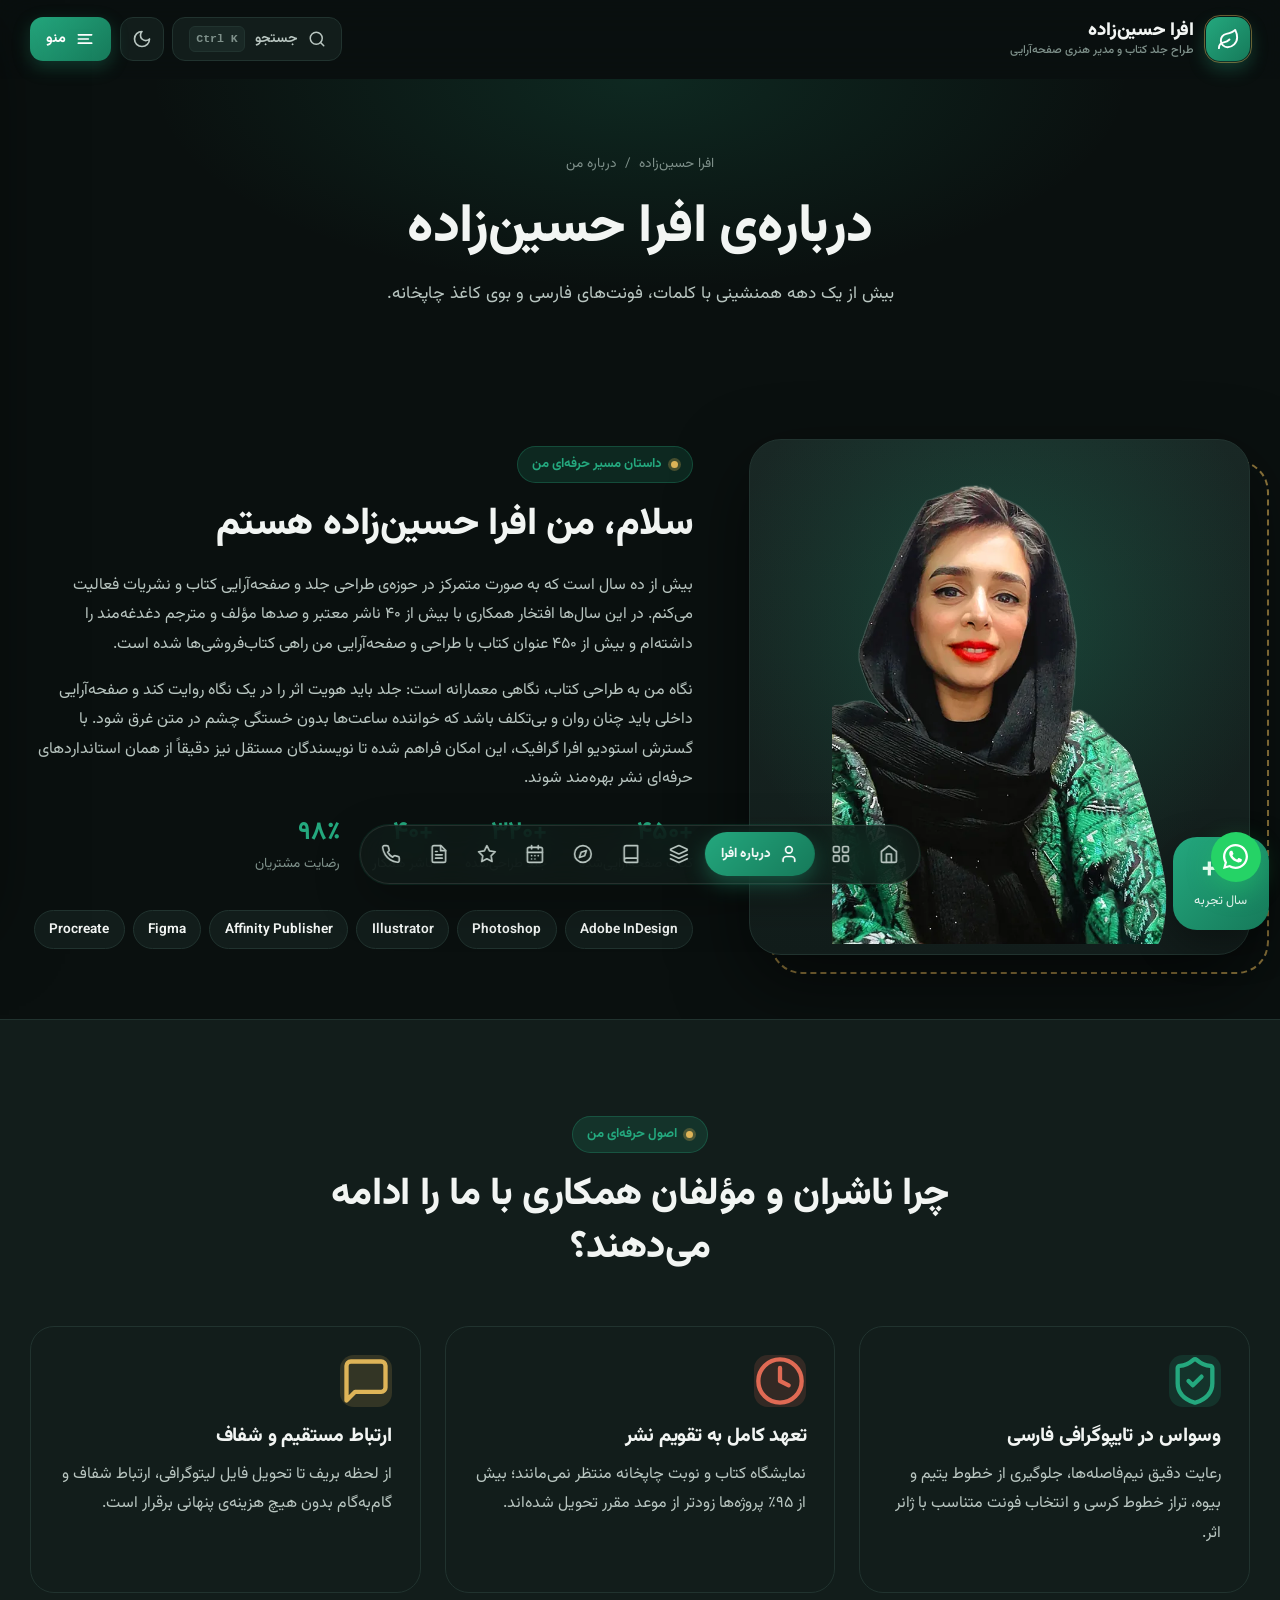
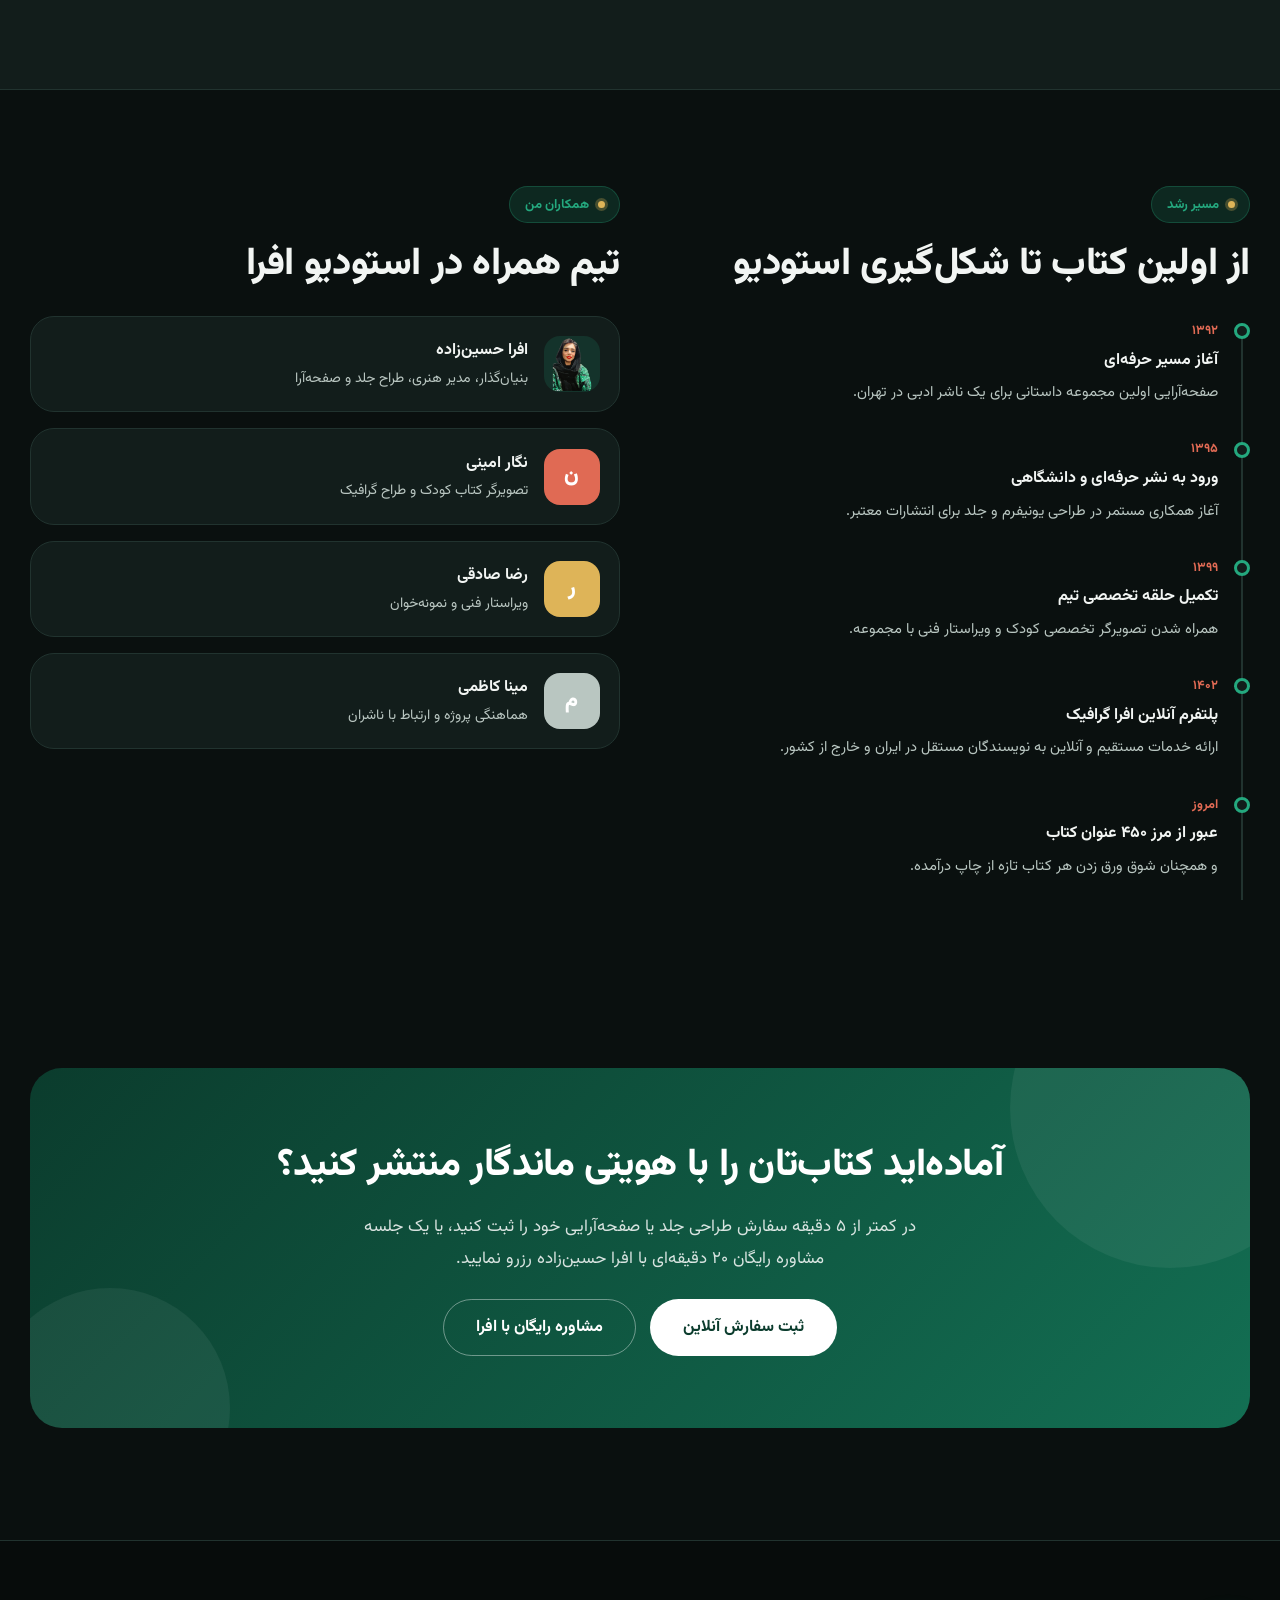
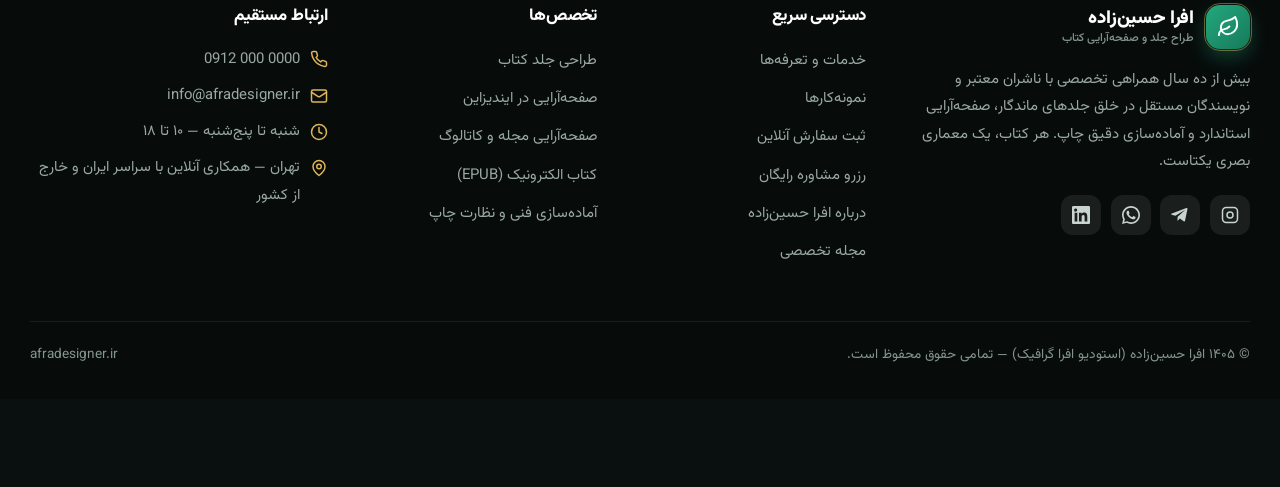
<file: about.html>
<!DOCTYPE html>
<html lang="fa" dir="rtl" data-theme="dark">
<head>
<meta charset="UTF-8">
<meta name="viewport" content="width=device-width, initial-scale=1">
<title>درباره افرا حسین‌زاده | افرا حسین‌زاده — طراح جلد و صفحه‌آرایی کتاب</title>
<meta name="description" content="بیوگرافی حرفه‌ای، مسیر کاری و تیم افرا حسین‌زاده؛ بیش از ده سال تجربه تخصصی در طراحی جلد و صفحه‌آرایی کتاب و مجله">
<meta name="theme-color" content="#11694e">
<meta property="og:title" content="درباره افرا حسین‌زاده | افرا حسین‌زاده">
<meta property="og:description" content="بیوگرافی حرفه‌ای، مسیر کاری و تیم افرا حسین‌زاده؛ بیش از ده سال تجربه تخصصی در طراحی جلد و صفحه‌آرایی کتاب و مجله">
<meta property="og:type" content="website">
<meta property="og:image" content="assets/afra-hosseinzadeh.png">
<link rel="icon" href="data:image/svg+xml,%3Csvg xmlns='http://www.w3.org/2000/svg' viewBox='0 0 64 64'%3E%3Crect width='64' height='64' rx='16' fill='%2311694e'/%3E%3Cpath d='M32 50A18 18 0 0 1 29 14c14-3 18-4 23-10 2 5 5 10 5 20 0 14-12 26-25 26Z' fill='%23fff'/%3E%3C/svg%3E">
<link rel="preconnect" href="https://fonts.googleapis.com">
<link rel="preconnect" href="https://fonts.gstatic.com" crossorigin>
<link href="https://fonts.googleapis.com/css2?family=Vazirmatn:wght@400;500;600;700;800;900&display=swap" rel="stylesheet">
<script>(function(){try{var t=localStorage.getItem("afra-theme");document.documentElement.dataset.theme=t||"dark";}catch(e){}})();</script>
<link rel="stylesheet" href="css/style.css">
</head>
<body>
<div class="dock-progress" aria-hidden="true"></div>
<div class="sec-transition-veil" aria-hidden="true"></div>

<header class="header">
  <div class="container nav">
    <a href="index.html" class="logo" aria-label="افرا حسین‌زاده — صفحه اصلی">
      <span class="logo-mark"><svg viewBox="0 0 24 24" fill="none" stroke="currentColor" stroke-width="2" stroke-linecap="round" stroke-linejoin="round"><path d="M11 20A7 7 0 0 1 9.8 6.1C15.5 5 17 4.48 19 2c1 2 2 4.18 2 8 0 5.5-4.78 10-10 10Z"/><path d="M2 21c0-3 1.85-5.36 5.08-6C9.5 14.52 12 13 13 12"/></svg></span>
      <span class="logo-text"><b>افرا حسین‌زاده</b><small>طراح جلد کتاب و مدیر هنری صفحه‌آرایی</small></span>
    </a>
    <div class="nav-actions">
      <button type="button" class="search-btn" data-search-open aria-label="جستجو در سایت">
        <svg viewBox="0 0 24 24" fill="none" stroke="currentColor" stroke-width="2" stroke-linecap="round" stroke-linejoin="round"><circle cx="11" cy="11" r="8"/><path d="m21 21-4.3-4.3"/></svg>
        <span>جستجو</span>
        <kbd>Ctrl K</kbd>
      </button>
      <button type="button" class="icon-btn theme-toggle" data-theme-toggle aria-label="تغییر حالت روشن و تاریک">
        <svg class="ic-sun" viewBox="0 0 24 24" fill="none" stroke="currentColor" stroke-width="2" stroke-linecap="round" stroke-linejoin="round"><circle cx="12" cy="12" r="4"/><path d="M12 2v2M12 20v2M4.93 4.93l1.41 1.41M17.66 17.66l1.41 1.41M2 12h2M20 12h2M6.34 17.66l-1.41 1.41M19.07 4.93l-1.41 1.41"/></svg><svg class="ic-moon" viewBox="0 0 24 24" fill="none" stroke="currentColor" stroke-width="2" stroke-linecap="round" stroke-linejoin="round"><path d="M12 3a6 6 0 0 0 9 9 9 9 0 1 1-9-9Z"/></svg>
      </button>
      <button type="button" class="burger-btn" data-menu-open aria-label="باز کردن منوی فهرست صفحات">
        <svg viewBox="0 0 24 24" fill="none" stroke="currentColor" stroke-width="2" stroke-linecap="round"><path d="M4 7h16M4 12h12M4 17h16"/></svg>
        <span>منو</span>
      </button>
    </div>
  </div>
</header>

<div class="drawer-backdrop" aria-hidden="true"></div>
<aside class="nav-drawer" aria-hidden="true" aria-label="منوی اصلی سایت">
  <div class="top">
    <a href="index.html" class="logo">
      <span class="logo-mark"><svg viewBox="0 0 24 24" fill="none" stroke="currentColor" stroke-width="2" stroke-linecap="round" stroke-linejoin="round"><path d="M11 20A7 7 0 0 1 9.8 6.1C15.5 5 17 4.48 19 2c1 2 2 4.18 2 8 0 5.5-4.78 10-10 10Z"/><path d="M2 21c0-3 1.85-5.36 5.08-6C9.5 14.52 12 13 13 12"/></svg></span>
      <span class="logo-text"><b>افرا حسین‌زاده</b><small>برند شخصی طراحی و نشر</small></span>
    </a>
    <button type="button" class="icon-btn" data-menu-close aria-label="بستن منو"><svg viewBox="0 0 24 24" fill="none" stroke="currentColor" stroke-width="2" stroke-linecap="round"><path d="M18 6 6 18M6 6l12 12"/></svg></button>
  </div>
  <div class="drawer-profile">
    <img src="assets/afra-hosseinzadeh.png" alt="افرا حسین‌زاده" width="614" height="820">
    <div>
      <b>افرا حسین‌زاده</b>
      <small>۱۰+ سال تجربه • +۴۵۰ کتاب منتشرشده</small>
    </div>
  </div>
  <div class="drawer-lbl">دسترسی به صفحات قالب</div>
  <nav><a href="index.html"><span class="link-main"><svg viewBox="0 0 24 24" fill="none" stroke="currentColor" stroke-width="2" stroke-linecap="round" stroke-linejoin="round"><path d="m3 9 9-7 9 7v11a2 2 0 0 1-2 2H5a2 2 0 0 1-2-2z"/><polyline points="9 22 9 12 15 12 15 22"/></svg><span>خانه و معرفی برند</span></span><span class="arr"><svg viewBox="0 0 24 24" fill="none" stroke="currentColor" stroke-width="2" stroke-linecap="round" stroke-linejoin="round"><path d="M19 12H5"/><path d="m12 19-7-7 7-7"/></svg></span></a><a href="services.html"><span class="link-main"><svg viewBox="0 0 24 24" fill="none" stroke="currentColor" stroke-width="2" stroke-linecap="round" stroke-linejoin="round"><path d="m12.83 2.18a2 2 0 0 0-1.66 0L2.6 6.08a1 1 0 0 0 0 1.83l8.58 3.91a2 2 0 0 0 1.66 0l8.58-3.9a1 1 0 0 0 0-1.83Z"/><path d="m22 17.65-9.17 4.16a2 2 0 0 1-1.66 0L2 17.65"/><path d="m22 12.65-9.17 4.16a2 2 0 0 1-1.66 0L2 12.65"/></svg><span>خدمات و تعرفه‌ها</span></span><span class="arr"><svg viewBox="0 0 24 24" fill="none" stroke="currentColor" stroke-width="2" stroke-linecap="round" stroke-linejoin="round"><path d="M19 12H5"/><path d="m12 19-7-7 7-7"/></svg></span></a><a href="portfolio.html"><span class="link-main"><svg viewBox="0 0 24 24" fill="none" stroke="currentColor" stroke-width="2" stroke-linecap="round" stroke-linejoin="round"><path d="M4 19.5v-15A2.5 2.5 0 0 1 6.5 2H20v20H6.5a2.5 2.5 0 0 1 0-5H20"/></svg><span>گالری نمونه‌کارها</span></span><span class="arr"><svg viewBox="0 0 24 24" fill="none" stroke="currentColor" stroke-width="2" stroke-linecap="round" stroke-linejoin="round"><path d="M19 12H5"/><path d="m12 19-7-7 7-7"/></svg></span></a><a href="order.html"><span class="link-main"><svg viewBox="0 0 24 24" fill="none" stroke="currentColor" stroke-width="2" stroke-linecap="round" stroke-linejoin="round"><path d="M6 2 3 6v14a2 2 0 0 0 2 2h14a2 2 0 0 0 2-2V6l-3-4Z"/><path d="M3 6h18"/><path d="M16 10a4 4 0 0 1-8 0"/></svg><span>ثبت سفارش آنلاین</span></span><span class="arr"><svg viewBox="0 0 24 24" fill="none" stroke="currentColor" stroke-width="2" stroke-linecap="round" stroke-linejoin="round"><path d="M19 12H5"/><path d="m12 19-7-7 7-7"/></svg></span></a><a href="consult.html"><span class="link-main"><svg viewBox="0 0 24 24" fill="none" stroke="currentColor" stroke-width="2" stroke-linecap="round" stroke-linejoin="round"><rect width="18" height="18" x="3" y="4" rx="2"/><line x1="16" x2="16" y1="2" y2="6"/><line x1="8" x2="8" y1="2" y2="6"/><line x1="3" x2="21" y1="10" y2="10"/><path d="M8 14h.01M12 14h.01M16 14h.01M8 18h.01M12 18h.01"/></svg><span>رزرو مشاوره رایگان</span></span><span class="arr"><svg viewBox="0 0 24 24" fill="none" stroke="currentColor" stroke-width="2" stroke-linecap="round" stroke-linejoin="round"><path d="M19 12H5"/><path d="m12 19-7-7 7-7"/></svg></span></a><a href="about.html"><span class="link-main"><svg viewBox="0 0 24 24" fill="none" stroke="currentColor" stroke-width="2" stroke-linecap="round" stroke-linejoin="round"><path d="M19 21v-2a4 4 0 0 0-4-4H9a4 4 0 0 0-4 4v2"/><circle cx="12" cy="7" r="4"/></svg><span>درباره افرا حسین‌زاده</span></span><span class="arr"><svg viewBox="0 0 24 24" fill="none" stroke="currentColor" stroke-width="2" stroke-linecap="round" stroke-linejoin="round"><path d="M19 12H5"/><path d="m12 19-7-7 7-7"/></svg></span></a><a href="blog.html"><span class="link-main"><svg viewBox="0 0 24 24" fill="none" stroke="currentColor" stroke-width="2" stroke-linecap="round" stroke-linejoin="round"><path d="M14.5 2H6a2 2 0 0 0-2 2v16a2 2 0 0 0 2 2h12a2 2 0 0 0 2-2V7.5L14.5 2z"/><polyline points="14 2 14 8 20 8"/><line x1="16" x2="8" y1="13" y2="13"/><line x1="16" x2="8" y1="17" y2="17"/><line x1="10" x2="8" y1="9" y2="9"/></svg><span>مجله تخصصی نشر</span></span><span class="arr"><svg viewBox="0 0 24 24" fill="none" stroke="currentColor" stroke-width="2" stroke-linecap="round" stroke-linejoin="round"><path d="M19 12H5"/><path d="m12 19-7-7 7-7"/></svg></span></a><a href="contact.html"><span class="link-main"><svg viewBox="0 0 24 24" fill="none" stroke="currentColor" stroke-width="2" stroke-linecap="round" stroke-linejoin="round"><path d="M22 16.92v3a2 2 0 0 1-2.18 2 19.79 19.79 0 0 1-8.63-3.07 19.5 19.5 0 0 1-6-6 19.79 19.79 0 0 1-3.07-8.67A2 2 0 0 1 4.11 2h3a2 2 0 0 1 2 1.72c.127.96.361 1.903.7 2.81a2 2 0 0 1-.45 2.11L8.09 9.91a16 16 0 0 0 6 6l1.27-1.27a2 2 0 0 1 2.11-.45c.907.339 1.85.573 2.81.7A2 2 0 0 1 22 16.92z"/></svg><span>تماس با من</span></span><span class="arr"><svg viewBox="0 0 24 24" fill="none" stroke="currentColor" stroke-width="2" stroke-linecap="round" stroke-linejoin="round"><path d="M19 12H5"/><path d="m12 19-7-7 7-7"/></svg></span></a></nav>
  <div class="bottom">
    <a href="order.html" class="btn btn-primary btn-block">ثبت سفارش آنلاین پروژه</a>
    <a href="consult.html" class="btn btn-outline btn-block">رزرو جلسه مشاوره رایگان</a>
    <div class="drawer-socials">
      <a href="https://instagram.com" target="_blank" rel="noopener" aria-label="اینستاگرام"><svg viewBox="0 0 24 24" fill="none" stroke="currentColor" stroke-width="2"><rect width="20" height="20" x="2" y="2" rx="5"/><circle cx="12" cy="12" r="4"/><path d="M17.5 6.5h.01"/></svg></a>
      <a href="https://t.me" target="_blank" rel="noopener" aria-label="تلگرام"><svg viewBox="0 0 24 24" fill="currentColor"><path d="M21.9 4.4 18.7 19.6c-.2 1-.9 1.3-1.8.8l-5-3.7-2.4 2.3c-.3.3-.5.5-1 .5l.4-5.1L18 6.1c.4-.4-.1-.6-.6-.2L5.9 13.1 1 11.6c-1.1-.3-1.1-1.1.2-1.6L20.5 2.6c.9-.3 1.7.2 1.4 1.8"/></svg></a>
      <a href="https://wa.me/989120000000" target="_blank" rel="noopener" aria-label="واتساپ"><svg viewBox="0 0 24 24" fill="currentColor"><path d="M17.5 14.4c-.3-.1-1.8-.9-2-1-.3-.1-.5-.1-.7.1-.2.3-.8 1-.9 1.2-.2.2-.3.2-.6.1-.3-.1-1.3-.5-2.4-1.5-.9-.8-1.5-1.8-1.7-2.1-.2-.3 0-.5.1-.6l.4-.5c.1-.2.2-.3.3-.5.1-.2 0-.4 0-.5-.1-.1-.7-1.6-.9-2.2-.2-.6-.5-.5-.7-.5h-.6c-.2 0-.5.1-.8.4-.3.3-1 1-1 2.5s1.1 2.9 1.2 3.1c.1.2 2.1 3.2 5.1 4.5.7.3 1.3.5 1.7.6.7.2 1.4.2 1.9.1.6-.1 1.8-.7 2-1.4.2-.7.2-1.3.2-1.4-.1-.2-.3-.3-.6-.4M12 21.8c-1.8 0-3.5-.5-5-1.4l-.4-.2-3.7 1 1-3.6-.2-.4A9.8 9.8 0 0 1 2.2 12C2.2 6.6 6.6 2.2 12 2.2S21.8 6.6 21.8 12 17.4 21.8 12 21.8M12 0C5.4 0 0 5.4 0 12c0 2.1.6 4.2 1.6 6L0 24l6.2-1.6c1.8 1 3.8 1.5 5.8 1.5 6.6 0 12-5.4 12-12S18.6 0 12 0"/></svg></a>
      <a href="https://linkedin.com" target="_blank" rel="noopener" aria-label="لینکدین"><svg viewBox="0 0 24 24" fill="currentColor"><path d="M20.4 20.5h-3.6v-5.6c0-1.3 0-3-1.8-3s-2.1 1.4-2.1 2.9v5.7H9.3V9h3.4v1.6c.5-.9 1.6-1.8 3.4-1.8 3.6 0 4.3 2.4 4.3 5.5v6.2ZM5.3 7.4a2.1 2.1 0 1 1 0-4.1 2.1 2.1 0 0 1 0 4.1M7.1 20.5H3.5V9h3.6ZM22.2 0H1.8C.8 0 0 .8 0 1.7v20.5c0 1 .8 1.8 1.8 1.8h20.4c1 0 1.8-.8 1.8-1.8V1.7C24 .8 23.2 0 22.2 0"/></svg></a>
    </div>
  </div>
</aside>

<div class="search-modal" id="search-modal" aria-hidden="true" role="dialog" aria-label="جستجوی سایت">
  <div class="search-dialog">
    <div class="search-bar">
      <svg viewBox="0 0 24 24" fill="none" stroke="currentColor" stroke-width="2" stroke-linecap="round" stroke-linejoin="round"><circle cx="11" cy="11" r="8"/><path d="m21 21-4.3-4.3"/></svg>
      <input type="search" id="search-input" placeholder="جستجو در خدمات، نمونه‌کارها، مقالات و بخش‌ها…" autocomplete="off">
      <button type="button" class="close-esc" data-search-close>ESC</button>
    </div>
    <div class="search-tags">
      <small>پیشنهاد سریع:</small>
      <button type="button" class="search-tag" data-search-tag="طراحی جلد">طراحی جلد</button>
      <button type="button" class="search-tag" data-search-tag="صفحه‌آرایی">صفحه‌آرایی</button>
      <button type="button" class="search-tag" data-search-tag="تعرفه">ماشین‌حساب تعرفه</button>
      <button type="button" class="search-tag" data-search-tag="مشاوره">مشاوره رایگان</button>
      <button type="button" class="search-tag" data-search-tag="EPUB">کتاب الکترونیک</button>
    </div>
    <div class="search-results" id="search-results"></div>
  </div>
</div>
<main>

<section class="page-hero text-center">
  <div class="container">
    <nav class="breadcrumb"><a href="index.html">افرا حسین‌زاده</a><span>/</span><span>درباره من</span></nav>
    <h1>درباره‌ی افرا حسین‌زاده</h1>
    <p>بیش از یک دهه همنشینی با کلمات، فونت‌های فارسی و بوی کاغذ چاپخانه.</p>
  </div>
</section>

<section class="section--tight">
  <div class="container about-grid">
    <div class="about-img reveal">
      <img src="assets/afra-hosseinzadeh.png" width="614" height="820" alt="افرا حسین‌زاده">
      <div class="exp-badge"><b>۱۰+</b><small>سال تجربه</small></div>
    </div>
    <div class="reveal" data-delay="1">
      <span class="eyebrow">داستان مسیر حرفه‌ای من</span>
      <h2>سلام، من افرا حسین‌زاده هستم</h2>
      <p>بیش از ده سال است که به صورت متمرکز در حوزه‌ی طراحی جلد و صفحه‌آرایی کتاب و نشریات فعالیت می‌کنم. در این سال‌ها افتخار همکاری با بیش از ۴۰ ناشر معتبر و صدها مؤلف و مترجم دغدغه‌مند را داشته‌ام و بیش از ۴۵۰ عنوان کتاب با طراحی و صفحه‌آرایی من راهی کتاب‌فروشی‌ها شده است.</p>
      <p>نگاه من به طراحی کتاب، نگاهی معمارانه است: جلد باید هویت اثر را در یک نگاه روایت کند و صفحه‌آرایی داخلی باید چنان روان و بی‌تکلف باشد که خواننده ساعت‌ها بدون خستگی چشم در متن غرق شود. با گسترش استودیو افرا گرافیک، این امکان فراهم شده تا نویسندگان مستقل نیز دقیقاً از همان استانداردهای حرفه‌ای نشر بهره‌مند شوند.</p>
      <div class="mini-stats">
        <div><b>+۴۵۰</b><span>کتاب صفحه‌آرایی‌شده</span></div>
        <div><b>+۳۲۰</b><span>جلد طراحی‌شده</span></div>
        <div><b>+۴۰</b><span>ناشر همکار</span></div>
        <div><b>۹۸٪</b><span>رضایت مشتریان</span></div>
      </div>
      <div class="tools" style="margin-top:2rem"><span>Adobe InDesign</span><span>Photoshop</span><span>Illustrator</span><span>Affinity Publisher</span><span>Figma</span><span>Procreate</span></div>
    </div>
  </div>
</section>

<section class="section section--alt">
  <div class="container">
    <div class="sec-head center"><span class="eyebrow">اصول حرفه‌ای من</span><h2>چرا ناشران و مؤلفان همکاری با ما را ادامه می‌دهند؟</h2></div>
    <div class="grid-3">
      <div class="card reveal"><span class="ic" style="display:inline-grid;place-items:center;width:52px;height:52px;border-radius:14px;background:var(--c-teal-light);color:var(--c-teal);margin-bottom:1rem"><svg viewBox="0 0 24 24" fill="none" stroke="currentColor" stroke-width="2" stroke-linecap="round" stroke-linejoin="round"><path d="M20 13c0 5-3.5 7.5-7.66 8.95a1 1 0 0 1-.67-.01C7.5 20.5 4 18 4 13V6a1 1 0 0 1 1-1c2 0 4.5-1.2 6.24-2.72a1.17 1.17 0 0 1 1.52 0C14.51 3.81 17 5 19 5a1 1 0 0 1 1 1z"/><path d="m9 12 2 2 4-4"/></svg></span><h3>وسواس در تایپوگرافی فارسی</h3><p>رعایت دقیق نیم‌فاصله‌ها، جلوگیری از خطوط یتیم و بیوه، تراز خطوط کرسی و انتخاب فونت متناسب با ژانر اثر.</p></div>
      <div class="card reveal" data-delay="1"><span class="ic" style="display:inline-grid;place-items:center;width:52px;height:52px;border-radius:14px;background:var(--c-terra-light);color:var(--c-terra);margin-bottom:1rem"><svg viewBox="0 0 24 24" fill="none" stroke="currentColor" stroke-width="2" stroke-linecap="round" stroke-linejoin="round"><circle cx="12" cy="12" r="10"/><path d="M12 6v6l4 2"/></svg></span><h3>تعهد کامل به تقویم نشر</h3><p>نمایشگاه کتاب و نوبت چاپخانه منتظر نمی‌مانند؛ بیش از ۹۵٪ پروژه‌ها زودتر از موعد مقرر تحویل شده‌اند.</p></div>
      <div class="card reveal" data-delay="2"><span class="ic" style="display:inline-grid;place-items:center;width:52px;height:52px;border-radius:14px;background:var(--c-gold-light);color:var(--c-gold);margin-bottom:1rem"><svg viewBox="0 0 24 24" fill="none" stroke="currentColor" stroke-width="2" stroke-linecap="round" stroke-linejoin="round"><path d="M21 15a2 2 0 0 1-2 2H7l-4 4V5a2 2 0 0 1 2-2h14a2 2 0 0 1 2 2z"/></svg></span><h3>ارتباط مستقیم و شفاف</h3><p>از لحظه بریف تا تحویل فایل لیتوگرافی، ارتباط شفاف و گام‌به‌گام بدون هیچ هزینه‌ی پنهانی برقرار است.</p></div>
    </div>
  </div>
</section>

<section class="section">
  <div class="container two-col" style="grid-template-columns:1fr 1fr">
    <div>
      <span class="eyebrow">مسیر رشد</span>
      <h2>از اولین کتاب تا شکل‌گیری استودیو</h2>
      <ul class="timeline" style="margin-top:1.5rem">
        <li><small>۱۳۹۲</small><b>آغاز مسیر حرفه‌ای</b><p>صفحه‌آرایی اولین مجموعه داستانی برای یک ناشر ادبی در تهران.</p></li>
        <li><small>۱۳۹۵</small><b>ورود به نشر حرفه‌ای و دانشگاهی</b><p>آغاز همکاری مستمر در طراحی یونیفرم و جلد برای انتشارات معتبر.</p></li>
        <li><small>۱۳۹۹</small><b>تکمیل حلقه تخصصی تیم</b><p>همراه شدن تصویرگر تخصصی کودک و ویراستار فنی با مجموعه.</p></li>
        <li><small>۱۴۰۲</small><b>پلتفرم آنلاین افرا گرافیک</b><p>ارائه خدمات مستقیم و آنلاین به نویسندگان مستقل در ایران و خارج از کشور.</p></li>
        <li><small>امروز</small><b>عبور از مرز ۴۵۰ عنوان کتاب</b><p>و همچنان شوق ورق زدن هر کتاب تازه از چاپ درآمده.</p></li>
      </ul>
    </div>
    <div>
      <span class="eyebrow">همکاران من</span>
      <h2>تیم همراه در استودیو افرا</h2>
      <div style="display:grid;gap:1rem;margin-top:1.5rem">
        <div class="card" style="display:flex;gap:1rem;align-items:center;padding:1.2rem"><img src="assets/afra-hosseinzadeh.png" alt="افرا حسین‌زاده" width="614" height="820" style="width:56px;height:56px;border-radius:16px;object-fit:contain;background:var(--c-teal-light);flex-shrink:0"><div><b>افرا حسین‌زاده</b><p style="margin:0;font-size:.88rem">بنیان‌گذار، مدیر هنری، طراح جلد و صفحه‌آرا</p></div></div>
        <div class="card" style="display:flex;gap:1rem;align-items:center;padding:1.2rem"><span class="av" style="width:56px;height:56px;border-radius:16px;background:var(--c-terra);color:#fff;display:grid;place-items:center;font-weight:900;font-size:1.3rem;flex-shrink:0">ن</span><div><b>نگار امینی</b><p style="margin:0;font-size:.88rem">تصویرگر کتاب کودک و طراح گرافیک</p></div></div>
        <div class="card" style="display:flex;gap:1rem;align-items:center;padding:1.2rem"><span class="av" style="width:56px;height:56px;border-radius:16px;background:var(--c-gold);color:#fff;display:grid;place-items:center;font-weight:900;font-size:1.3rem;flex-shrink:0">ر</span><div><b>رضا صادقی</b><p style="margin:0;font-size:.88rem">ویراستار فنی و نمونه‌خوان</p></div></div>
        <div class="card" style="display:flex;gap:1rem;align-items:center;padding:1.2rem"><span class="av" style="width:56px;height:56px;border-radius:16px;background:var(--c-ink-2);color:#fff;display:grid;place-items:center;font-weight:900;font-size:1.3rem;flex-shrink:0">م</span><div><b>مینا کاظمی</b><p style="margin:0;font-size:.88rem">هماهنگی پروژه و ارتباط با ناشران</p></div></div>
      </div>
    </div>
  </div>
</section>

<section class="section--tight">
  <div class="container">
    <div class="cta reveal">
      <h2>آماده‌اید کتاب‌تان را با هویتی ماندگار منتشر کنید؟</h2>
      <p>در کمتر از ۵ دقیقه سفارش طراحی جلد یا صفحه‌آرایی خود را ثبت کنید، یا یک جلسه مشاوره رایگان ۲۰ دقیقه‌ای با افرا حسین‌زاده رزرو نمایید.</p>
      <div class="actions">
        <a href="order.html" class="btn btn-primary btn-lg">ثبت سفارش آنلاین</a>
        <a href="consult.html" class="btn btn-outline btn-lg">مشاوره رایگان با افرا</a>
      </div>
    </div>
  </div>
</section>


</main>
<footer class="footer">
  <div class="container">
    <div class="footer-grid">
      <div>
        <a href="index.html" class="logo">
          <span class="logo-mark"><svg viewBox="0 0 24 24" fill="none" stroke="currentColor" stroke-width="2" stroke-linecap="round" stroke-linejoin="round"><path d="M11 20A7 7 0 0 1 9.8 6.1C15.5 5 17 4.48 19 2c1 2 2 4.18 2 8 0 5.5-4.78 10-10 10Z"/><path d="M2 21c0-3 1.85-5.36 5.08-6C9.5 14.52 12 13 13 12"/></svg></span>
          <span class="logo-text"><b>افرا حسین‌زاده</b><small>طراح جلد و صفحه‌آرایی کتاب</small></span>
        </a>
        <p style="margin-top:1rem">بیش از ده سال همراهی تخصصی با ناشران معتبر و نویسندگان مستقل در خلق جلدهای ماندگار، صفحه‌آرایی استاندارد و آماده‌سازی دقیق چاپ. هر کتاب، یک معماری بصری یکتاست.</p>
        <div class="socials">
          <a href="https://instagram.com" target="_blank" rel="noopener" aria-label="اینستاگرام"><svg viewBox="0 0 24 24" fill="none" stroke="currentColor" stroke-width="2"><rect width="20" height="20" x="2" y="2" rx="5"/><circle cx="12" cy="12" r="4"/><path d="M17.5 6.5h.01"/></svg></a>
          <a href="https://t.me" target="_blank" rel="noopener" aria-label="تلگرام"><svg viewBox="0 0 24 24" fill="currentColor"><path d="M21.9 4.4 18.7 19.6c-.2 1-.9 1.3-1.8.8l-5-3.7-2.4 2.3c-.3.3-.5.5-1 .5l.4-5.1L18 6.1c.4-.4-.1-.6-.6-.2L5.9 13.1 1 11.6c-1.1-.3-1.1-1.1.2-1.6L20.5 2.6c.9-.3 1.7.2 1.4 1.8"/></svg></a>
          <a href="https://wa.me/989120000000" target="_blank" rel="noopener" aria-label="واتساپ"><svg viewBox="0 0 24 24" fill="currentColor"><path d="M17.5 14.4c-.3-.1-1.8-.9-2-1-.3-.1-.5-.1-.7.1-.2.3-.8 1-.9 1.2-.2.2-.3.2-.6.1-.3-.1-1.3-.5-2.4-1.5-.9-.8-1.5-1.8-1.7-2.1-.2-.3 0-.5.1-.6l.4-.5c.1-.2.2-.3.3-.5.1-.2 0-.4 0-.5-.1-.1-.7-1.6-.9-2.2-.2-.6-.5-.5-.7-.5h-.6c-.2 0-.5.1-.8.4-.3.3-1 1-1 2.5s1.1 2.9 1.2 3.1c.1.2 2.1 3.2 5.1 4.5.7.3 1.3.5 1.7.6.7.2 1.4.2 1.9.1.6-.1 1.8-.7 2-1.4.2-.7.2-1.3.2-1.4-.1-.2-.3-.3-.6-.4M12 21.8c-1.8 0-3.5-.5-5-1.4l-.4-.2-3.7 1 1-3.6-.2-.4A9.8 9.8 0 0 1 2.2 12C2.2 6.6 6.6 2.2 12 2.2S21.8 6.6 21.8 12 17.4 21.8 12 21.8M12 0C5.4 0 0 5.4 0 12c0 2.1.6 4.2 1.6 6L0 24l6.2-1.6c1.8 1 3.8 1.5 5.8 1.5 6.6 0 12-5.4 12-12S18.6 0 12 0"/></svg></a>
          <a href="https://linkedin.com" target="_blank" rel="noopener" aria-label="لینکدین"><svg viewBox="0 0 24 24" fill="currentColor"><path d="M20.4 20.5h-3.6v-5.6c0-1.3 0-3-1.8-3s-2.1 1.4-2.1 2.9v5.7H9.3V9h3.4v1.6c.5-.9 1.6-1.8 3.4-1.8 3.6 0 4.3 2.4 4.3 5.5v6.2ZM5.3 7.4a2.1 2.1 0 1 1 0-4.1 2.1 2.1 0 0 1 0 4.1M7.1 20.5H3.5V9h3.6ZM22.2 0H1.8C.8 0 0 .8 0 1.7v20.5c0 1 .8 1.8 1.8 1.8h20.4c1 0 1.8-.8 1.8-1.8V1.7C24 .8 23.2 0 22.2 0"/></svg></a>
        </div>
      </div>
      <div>
        <h4>دسترسی سریع</h4>
        <ul>
          <li><a href="services.html">خدمات و تعرفه‌ها</a></li>
          <li><a href="portfolio.html">نمونه‌کارها</a></li>
          <li><a href="order.html">ثبت سفارش آنلاین</a></li>
          <li><a href="consult.html">رزرو مشاوره رایگان</a></li>
          <li><a href="about.html">درباره افرا حسین‌زاده</a></li>
          <li><a href="blog.html">مجله تخصصی</a></li>
        </ul>
      </div>
      <div>
        <h4>تخصص‌ها</h4>
        <ul>
          <li><a href="services.html#cover">طراحی جلد کتاب</a></li>
          <li><a href="services.html#layout">صفحه‌آرایی در ایندیزاین</a></li>
          <li><a href="services.html#magazine">صفحه‌آرایی مجله و کاتالوگ</a></li>
          <li><a href="services.html#ebook">کتاب الکترونیک (EPUB)</a></li>
          <li><a href="services.html#print">آماده‌سازی فنی و نظارت چاپ</a></li>
        </ul>
      </div>
      <div>
        <h4>ارتباط مستقیم</h4>
        <ul class="contact-list">
          <li><svg viewBox="0 0 24 24" fill="none" stroke="currentColor" stroke-width="2" stroke-linecap="round" stroke-linejoin="round"><path d="M22 16.92v3a2 2 0 0 1-2.18 2 19.79 19.79 0 0 1-8.63-3.07 19.5 19.5 0 0 1-6-6 19.79 19.79 0 0 1-3.07-8.67A2 2 0 0 1 4.11 2h3a2 2 0 0 1 2 1.72c.127.96.361 1.903.7 2.81a2 2 0 0 1-.45 2.11L8.09 9.91a16 16 0 0 0 6 6l1.27-1.27a2 2 0 0 1 2.11-.45c.907.339 1.85.573 2.81.7A2 2 0 0 1 22 16.92z"/></svg><a href="tel:+989120000000" dir="ltr">0912 000 0000</a></li>
          <li><svg viewBox="0 0 24 24" fill="none" stroke="currentColor" stroke-width="2" stroke-linecap="round" stroke-linejoin="round"><rect width="20" height="16" x="2" y="4" rx="2"/><path d="m22 7-8.97 5.7a1.94 1.94 0 0 1-2.06 0L2 7"/></svg><a href="mailto:info@afradesigner.ir">info@afradesigner.ir</a></li>
          <li><svg viewBox="0 0 24 24" fill="none" stroke="currentColor" stroke-width="2" stroke-linecap="round" stroke-linejoin="round"><circle cx="12" cy="12" r="10"/><path d="M12 6v6l4 2"/></svg><span>شنبه تا پنج‌شنبه — ۱۰ تا ۱۸</span></li>
          <li><svg viewBox="0 0 24 24" fill="none" stroke="currentColor" stroke-width="2" stroke-linecap="round" stroke-linejoin="round"><path d="M20 10c0 6-8 12-8 12s-8-6-8-12a8 8 0 0 1 16 0Z"/><circle cx="12" cy="10" r="3"/></svg><span>تهران — همکاری آنلاین با سراسر ایران و خارج از کشور</span></li>
        </ul>
      </div>
    </div>
    <div class="footer-bottom">
      <span>© <span data-year></span> افرا حسین‌زاده (استودیو افرا گرافیک) — تمامی حقوق محفوظ است.</span>
      <span>afradesigner.ir</span>
    </div>
  </div>
</footer>

<nav class="section-dock" aria-label="ناوبری سریع بخش‌ها">
  <a href="index.html#hero" class="dock-item" data-sec="hero" data-tooltip="معرفی" aria-label="معرفی"><svg viewBox="0 0 24 24" fill="none" stroke="currentColor" stroke-width="2" stroke-linecap="round" stroke-linejoin="round"><path d="m3 9 9-7 9 7v11a2 2 0 0 1-2 2H5a2 2 0 0 1-2-2z"/><polyline points="9 22 9 12 15 12 15 22"/></svg><span class="dock-lbl">معرفی</span></a><a href="index.html#hub" class="dock-item" data-sec="hub" data-tooltip="اکوسیستم" aria-label="اکوسیستم"><svg viewBox="0 0 24 24" fill="none" stroke="currentColor" stroke-width="2" stroke-linecap="round" stroke-linejoin="round"><rect width="7" height="7" x="3" y="3" rx="1.5"/><rect width="7" height="7" x="14" y="3" rx="1.5"/><rect width="7" height="7" x="14" y="14" rx="1.5"/><rect width="7" height="7" x="3" y="14" rx="1.5"/></svg><span class="dock-lbl">اکوسیستم</span></a><a href="index.html#about" class="dock-item" data-sec="about" data-tooltip="درباره افرا" aria-label="درباره افرا"><svg viewBox="0 0 24 24" fill="none" stroke="currentColor" stroke-width="2" stroke-linecap="round" stroke-linejoin="round"><path d="M19 21v-2a4 4 0 0 0-4-4H9a4 4 0 0 0-4 4v2"/><circle cx="12" cy="7" r="4"/></svg><span class="dock-lbl">درباره افرا</span></a><a href="index.html#services" class="dock-item" data-sec="services" data-tooltip="خدمات" aria-label="خدمات"><svg viewBox="0 0 24 24" fill="none" stroke="currentColor" stroke-width="2" stroke-linecap="round" stroke-linejoin="round"><path d="m12.83 2.18a2 2 0 0 0-1.66 0L2.6 6.08a1 1 0 0 0 0 1.83l8.58 3.91a2 2 0 0 0 1.66 0l8.58-3.9a1 1 0 0 0 0-1.83Z"/><path d="m22 17.65-9.17 4.16a2 2 0 0 1-1.66 0L2 17.65"/><path d="m22 12.65-9.17 4.16a2 2 0 0 1-1.66 0L2 12.65"/></svg><span class="dock-lbl">خدمات</span></a><a href="index.html#portfolio" class="dock-item" data-sec="portfolio" data-tooltip="نمونه‌کارها" aria-label="نمونه‌کارها"><svg viewBox="0 0 24 24" fill="none" stroke="currentColor" stroke-width="2" stroke-linecap="round" stroke-linejoin="round"><path d="M4 19.5v-15A2.5 2.5 0 0 1 6.5 2H20v20H6.5a2.5 2.5 0 0 1 0-5H20"/></svg><span class="dock-lbl">نمونه‌کارها</span></a><a href="index.html#process" class="dock-item" data-sec="process" data-tooltip="فرآیند کار" aria-label="فرآیند کار"><svg viewBox="0 0 24 24" fill="none" stroke="currentColor" stroke-width="2" stroke-linecap="round" stroke-linejoin="round"><circle cx="12" cy="12" r="10"/><polygon points="16.24 7.76 14.12 14.12 7.76 16.24 9.88 9.88 16.24 7.76"/></svg><span class="dock-lbl">فرآیند کار</span></a><a href="index.html#consult" class="dock-item" data-sec="consult" data-tooltip="رزرو مشاوره" aria-label="رزرو مشاوره"><svg viewBox="0 0 24 24" fill="none" stroke="currentColor" stroke-width="2" stroke-linecap="round" stroke-linejoin="round"><rect width="18" height="18" x="3" y="4" rx="2"/><line x1="16" x2="16" y1="2" y2="6"/><line x1="8" x2="8" y1="2" y2="6"/><line x1="3" x2="21" y1="10" y2="10"/><path d="M8 14h.01M12 14h.01M16 14h.01M8 18h.01M12 18h.01"/></svg><span class="dock-lbl">رزرو مشاوره</span></a><a href="index.html#testimonials" class="dock-item" data-sec="testimonials" data-tooltip="نظرات" aria-label="نظرات"><svg viewBox="0 0 24 24" fill="none" stroke="currentColor" stroke-width="2" stroke-linecap="round" stroke-linejoin="round"><polygon points="12 2 15.09 8.26 22 9.27 17 14.14 18.18 21.02 12 17.77 5.82 21.02 7 14.14 2 9.27 8.91 8.26 12 2"/></svg><span class="dock-lbl">نظرات</span></a><a href="index.html#blog" class="dock-item" data-sec="blog" data-tooltip="مجله" aria-label="مجله"><svg viewBox="0 0 24 24" fill="none" stroke="currentColor" stroke-width="2" stroke-linecap="round" stroke-linejoin="round"><path d="M14.5 2H6a2 2 0 0 0-2 2v16a2 2 0 0 0 2 2h12a2 2 0 0 0 2-2V7.5L14.5 2z"/><polyline points="14 2 14 8 20 8"/><line x1="16" x2="8" y1="13" y2="13"/><line x1="16" x2="8" y1="17" y2="17"/><line x1="10" x2="8" y1="9" y2="9"/></svg><span class="dock-lbl">مجله</span></a><a href="index.html#contact" class="dock-item" data-sec="contact" data-tooltip="تماس" aria-label="تماس"><svg viewBox="0 0 24 24" fill="none" stroke="currentColor" stroke-width="2" stroke-linecap="round" stroke-linejoin="round"><path d="M22 16.92v3a2 2 0 0 1-2.18 2 19.79 19.79 0 0 1-8.63-3.07 19.5 19.5 0 0 1-6-6 19.79 19.79 0 0 1-3.07-8.67A2 2 0 0 1 4.11 2h3a2 2 0 0 1 2 1.72c.127.96.361 1.903.7 2.81a2 2 0 0 1-.45 2.11L8.09 9.91a16 16 0 0 0 6 6l1.27-1.27a2 2 0 0 1 2.11-.45c.907.339 1.85.573 2.81.7A2 2 0 0 1 22 16.92z"/></svg><span class="dock-lbl">تماس</span></a>
</nav>

<a href="https://wa.me/989120000000" class="fab-wa" target="_blank" rel="noopener" aria-label="گفتگو در واتساپ"><svg viewBox="0 0 24 24" fill="currentColor"><path d="M17.5 14.4c-.3-.1-1.8-.9-2-1-.3-.1-.5-.1-.7.1-.2.3-.8 1-.9 1.2-.2.2-.3.2-.6.1-.3-.1-1.3-.5-2.4-1.5-.9-.8-1.5-1.8-1.7-2.1-.2-.3 0-.5.1-.6l.4-.5c.1-.2.2-.3.3-.5.1-.2 0-.4 0-.5-.1-.1-.7-1.6-.9-2.2-.2-.6-.5-.5-.7-.5h-.6c-.2 0-.5.1-.8.4-.3.3-1 1-1 2.5s1.1 2.9 1.2 3.1c.1.2 2.1 3.2 5.1 4.5.7.3 1.3.5 1.7.6.7.2 1.4.2 1.9.1.6-.1 1.8-.7 2-1.4.2-.7.2-1.3.2-1.4-.1-.2-.3-.3-.6-.4M12 21.8c-1.8 0-3.5-.5-5-1.4l-.4-.2-3.7 1 1-3.6-.2-.4A9.8 9.8 0 0 1 2.2 12C2.2 6.6 6.6 2.2 12 2.2S21.8 6.6 21.8 12 17.4 21.8 12 21.8M12 0C5.4 0 0 5.4 0 12c0 2.1.6 4.2 1.6 6L0 24l6.2-1.6c1.8 1 3.8 1.5 5.8 1.5 6.6 0 12-5.4 12-12S18.6 0 12 0"/></svg></a>
<button type="button" class="to-top" aria-label="بازگشت به بالا"><svg viewBox="0 0 24 24" fill="none" stroke="currentColor" stroke-width="2.5" stroke-linecap="round" stroke-linejoin="round"><path d="m18 15-6-6-6 6"/></svg></button>
<div class="toast" role="status"></div>
<script src="js/main.js"></script>
</body>
</html>
</file>
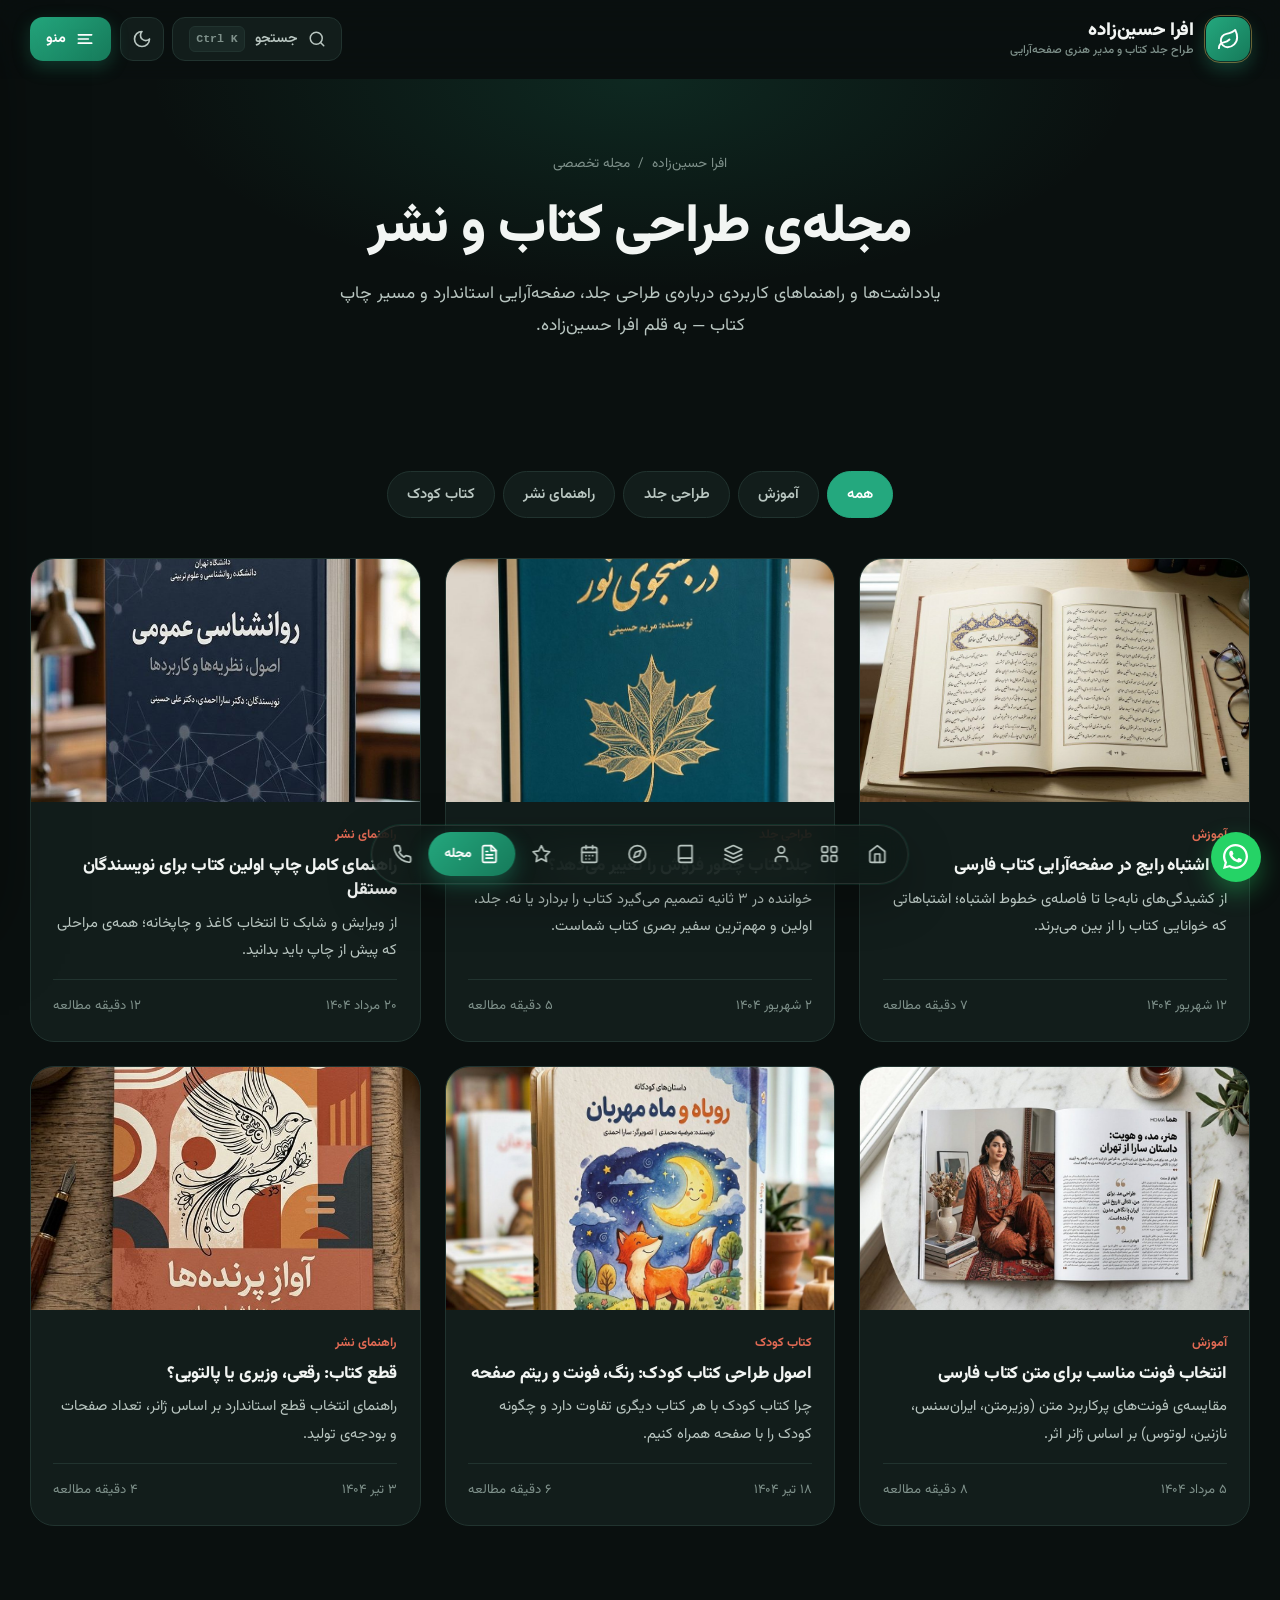
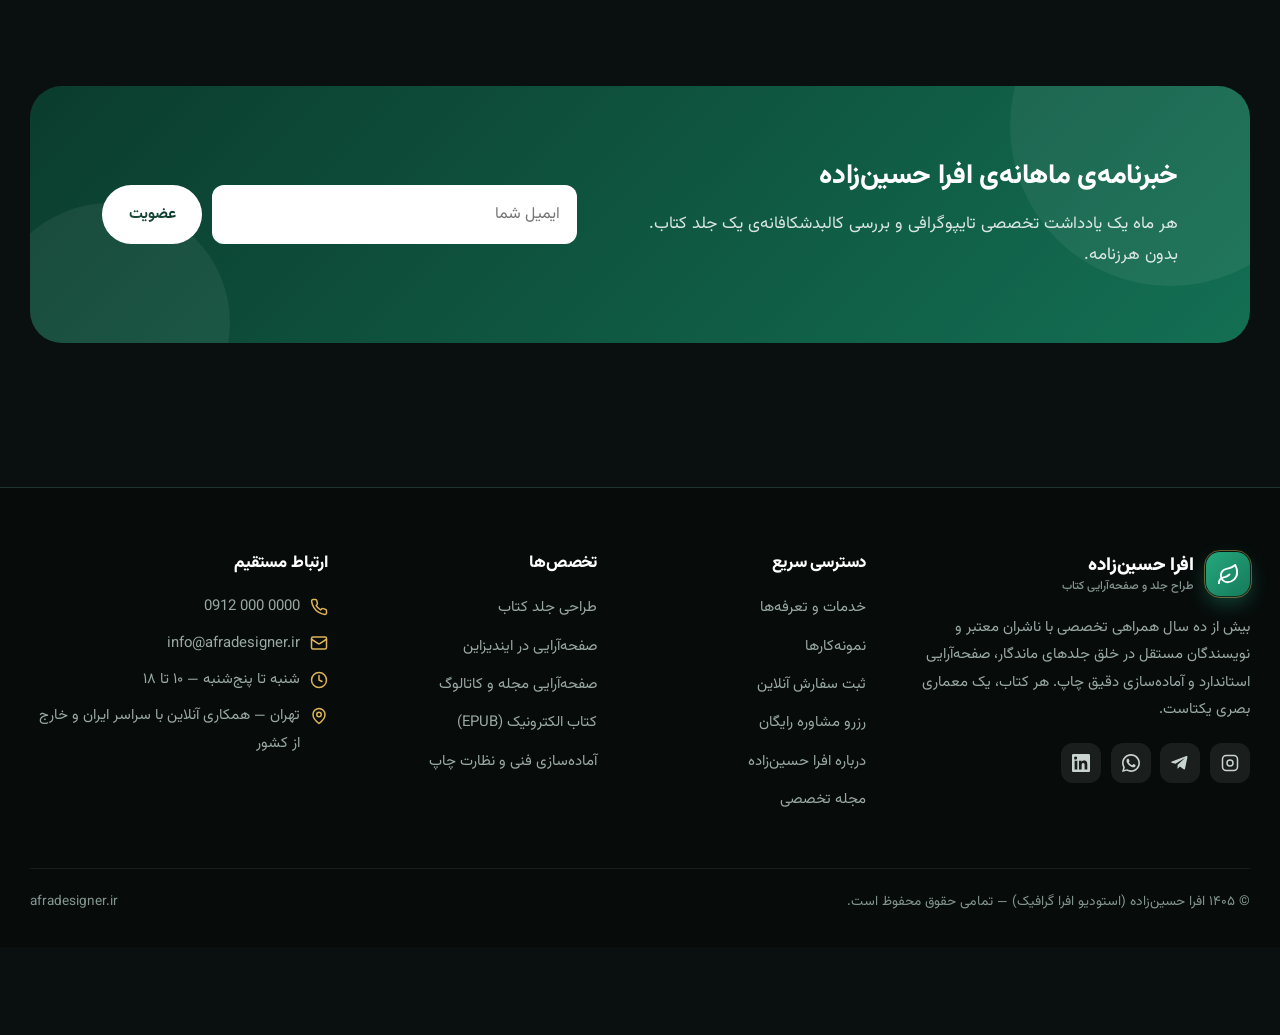
<file: blog.html>
<!DOCTYPE html>
<html lang="fa" dir="rtl" data-theme="dark">
<head>
<meta charset="UTF-8">
<meta name="viewport" content="width=device-width, initial-scale=1">
<title>مجله تخصصی | افرا حسین‌زاده — طراح جلد و صفحه‌آرایی کتاب</title>
<meta name="description" content="مقالات و یادداشت‌های آموزشی افرا حسین‌زاده درباره طراحی جلد، صفحه‌آرایی، تایپوگرافی فارسی و راهنمای نشر کتاب">
<meta name="theme-color" content="#11694e">
<meta property="og:title" content="مجله تخصصی | افرا حسین‌زاده">
<meta property="og:description" content="مقالات و یادداشت‌های آموزشی افرا حسین‌زاده درباره طراحی جلد، صفحه‌آرایی، تایپوگرافی فارسی و راهنمای نشر کتاب">
<meta property="og:type" content="website">
<meta property="og:image" content="assets/afra-hosseinzadeh.png">
<link rel="icon" href="data:image/svg+xml,%3Csvg xmlns='http://www.w3.org/2000/svg' viewBox='0 0 64 64'%3E%3Crect width='64' height='64' rx='16' fill='%2311694e'/%3E%3Cpath d='M32 50A18 18 0 0 1 29 14c14-3 18-4 23-10 2 5 5 10 5 20 0 14-12 26-25 26Z' fill='%23fff'/%3E%3C/svg%3E">
<link rel="preconnect" href="https://fonts.googleapis.com">
<link rel="preconnect" href="https://fonts.gstatic.com" crossorigin>
<link href="https://fonts.googleapis.com/css2?family=Vazirmatn:wght@400;500;600;700;800;900&display=swap" rel="stylesheet">
<script>(function(){try{var t=localStorage.getItem("afra-theme");document.documentElement.dataset.theme=t||"dark";}catch(e){}})();</script>
<link rel="stylesheet" href="css/style.css">
</head>
<body>
<div class="dock-progress" aria-hidden="true"></div>
<div class="sec-transition-veil" aria-hidden="true"></div>

<header class="header">
  <div class="container nav">
    <a href="index.html" class="logo" aria-label="افرا حسین‌زاده — صفحه اصلی">
      <span class="logo-mark"><svg viewBox="0 0 24 24" fill="none" stroke="currentColor" stroke-width="2" stroke-linecap="round" stroke-linejoin="round"><path d="M11 20A7 7 0 0 1 9.8 6.1C15.5 5 17 4.48 19 2c1 2 2 4.18 2 8 0 5.5-4.78 10-10 10Z"/><path d="M2 21c0-3 1.85-5.36 5.08-6C9.5 14.52 12 13 13 12"/></svg></span>
      <span class="logo-text"><b>افرا حسین‌زاده</b><small>طراح جلد کتاب و مدیر هنری صفحه‌آرایی</small></span>
    </a>
    <div class="nav-actions">
      <button type="button" class="search-btn" data-search-open aria-label="جستجو در سایت">
        <svg viewBox="0 0 24 24" fill="none" stroke="currentColor" stroke-width="2" stroke-linecap="round" stroke-linejoin="round"><circle cx="11" cy="11" r="8"/><path d="m21 21-4.3-4.3"/></svg>
        <span>جستجو</span>
        <kbd>Ctrl K</kbd>
      </button>
      <button type="button" class="icon-btn theme-toggle" data-theme-toggle aria-label="تغییر حالت روشن و تاریک">
        <svg class="ic-sun" viewBox="0 0 24 24" fill="none" stroke="currentColor" stroke-width="2" stroke-linecap="round" stroke-linejoin="round"><circle cx="12" cy="12" r="4"/><path d="M12 2v2M12 20v2M4.93 4.93l1.41 1.41M17.66 17.66l1.41 1.41M2 12h2M20 12h2M6.34 17.66l-1.41 1.41M19.07 4.93l-1.41 1.41"/></svg><svg class="ic-moon" viewBox="0 0 24 24" fill="none" stroke="currentColor" stroke-width="2" stroke-linecap="round" stroke-linejoin="round"><path d="M12 3a6 6 0 0 0 9 9 9 9 0 1 1-9-9Z"/></svg>
      </button>
      <button type="button" class="burger-btn" data-menu-open aria-label="باز کردن منوی فهرست صفحات">
        <svg viewBox="0 0 24 24" fill="none" stroke="currentColor" stroke-width="2" stroke-linecap="round"><path d="M4 7h16M4 12h12M4 17h16"/></svg>
        <span>منو</span>
      </button>
    </div>
  </div>
</header>

<div class="drawer-backdrop" aria-hidden="true"></div>
<aside class="nav-drawer" aria-hidden="true" aria-label="منوی اصلی سایت">
  <div class="top">
    <a href="index.html" class="logo">
      <span class="logo-mark"><svg viewBox="0 0 24 24" fill="none" stroke="currentColor" stroke-width="2" stroke-linecap="round" stroke-linejoin="round"><path d="M11 20A7 7 0 0 1 9.8 6.1C15.5 5 17 4.48 19 2c1 2 2 4.18 2 8 0 5.5-4.78 10-10 10Z"/><path d="M2 21c0-3 1.85-5.36 5.08-6C9.5 14.52 12 13 13 12"/></svg></span>
      <span class="logo-text"><b>افرا حسین‌زاده</b><small>برند شخصی طراحی و نشر</small></span>
    </a>
    <button type="button" class="icon-btn" data-menu-close aria-label="بستن منو"><svg viewBox="0 0 24 24" fill="none" stroke="currentColor" stroke-width="2" stroke-linecap="round"><path d="M18 6 6 18M6 6l12 12"/></svg></button>
  </div>
  <div class="drawer-profile">
    <img src="assets/afra-hosseinzadeh.png" alt="افرا حسین‌زاده" width="614" height="820">
    <div>
      <b>افرا حسین‌زاده</b>
      <small>۱۰+ سال تجربه • +۴۵۰ کتاب منتشرشده</small>
    </div>
  </div>
  <div class="drawer-lbl">دسترسی به صفحات قالب</div>
  <nav><a href="index.html"><span class="link-main"><svg viewBox="0 0 24 24" fill="none" stroke="currentColor" stroke-width="2" stroke-linecap="round" stroke-linejoin="round"><path d="m3 9 9-7 9 7v11a2 2 0 0 1-2 2H5a2 2 0 0 1-2-2z"/><polyline points="9 22 9 12 15 12 15 22"/></svg><span>خانه و معرفی برند</span></span><span class="arr"><svg viewBox="0 0 24 24" fill="none" stroke="currentColor" stroke-width="2" stroke-linecap="round" stroke-linejoin="round"><path d="M19 12H5"/><path d="m12 19-7-7 7-7"/></svg></span></a><a href="services.html"><span class="link-main"><svg viewBox="0 0 24 24" fill="none" stroke="currentColor" stroke-width="2" stroke-linecap="round" stroke-linejoin="round"><path d="m12.83 2.18a2 2 0 0 0-1.66 0L2.6 6.08a1 1 0 0 0 0 1.83l8.58 3.91a2 2 0 0 0 1.66 0l8.58-3.9a1 1 0 0 0 0-1.83Z"/><path d="m22 17.65-9.17 4.16a2 2 0 0 1-1.66 0L2 17.65"/><path d="m22 12.65-9.17 4.16a2 2 0 0 1-1.66 0L2 12.65"/></svg><span>خدمات و تعرفه‌ها</span></span><span class="arr"><svg viewBox="0 0 24 24" fill="none" stroke="currentColor" stroke-width="2" stroke-linecap="round" stroke-linejoin="round"><path d="M19 12H5"/><path d="m12 19-7-7 7-7"/></svg></span></a><a href="portfolio.html"><span class="link-main"><svg viewBox="0 0 24 24" fill="none" stroke="currentColor" stroke-width="2" stroke-linecap="round" stroke-linejoin="round"><path d="M4 19.5v-15A2.5 2.5 0 0 1 6.5 2H20v20H6.5a2.5 2.5 0 0 1 0-5H20"/></svg><span>گالری نمونه‌کارها</span></span><span class="arr"><svg viewBox="0 0 24 24" fill="none" stroke="currentColor" stroke-width="2" stroke-linecap="round" stroke-linejoin="round"><path d="M19 12H5"/><path d="m12 19-7-7 7-7"/></svg></span></a><a href="order.html"><span class="link-main"><svg viewBox="0 0 24 24" fill="none" stroke="currentColor" stroke-width="2" stroke-linecap="round" stroke-linejoin="round"><path d="M6 2 3 6v14a2 2 0 0 0 2 2h14a2 2 0 0 0 2-2V6l-3-4Z"/><path d="M3 6h18"/><path d="M16 10a4 4 0 0 1-8 0"/></svg><span>ثبت سفارش آنلاین</span></span><span class="arr"><svg viewBox="0 0 24 24" fill="none" stroke="currentColor" stroke-width="2" stroke-linecap="round" stroke-linejoin="round"><path d="M19 12H5"/><path d="m12 19-7-7 7-7"/></svg></span></a><a href="consult.html"><span class="link-main"><svg viewBox="0 0 24 24" fill="none" stroke="currentColor" stroke-width="2" stroke-linecap="round" stroke-linejoin="round"><rect width="18" height="18" x="3" y="4" rx="2"/><line x1="16" x2="16" y1="2" y2="6"/><line x1="8" x2="8" y1="2" y2="6"/><line x1="3" x2="21" y1="10" y2="10"/><path d="M8 14h.01M12 14h.01M16 14h.01M8 18h.01M12 18h.01"/></svg><span>رزرو مشاوره رایگان</span></span><span class="arr"><svg viewBox="0 0 24 24" fill="none" stroke="currentColor" stroke-width="2" stroke-linecap="round" stroke-linejoin="round"><path d="M19 12H5"/><path d="m12 19-7-7 7-7"/></svg></span></a><a href="about.html"><span class="link-main"><svg viewBox="0 0 24 24" fill="none" stroke="currentColor" stroke-width="2" stroke-linecap="round" stroke-linejoin="round"><path d="M19 21v-2a4 4 0 0 0-4-4H9a4 4 0 0 0-4 4v2"/><circle cx="12" cy="7" r="4"/></svg><span>درباره افرا حسین‌زاده</span></span><span class="arr"><svg viewBox="0 0 24 24" fill="none" stroke="currentColor" stroke-width="2" stroke-linecap="round" stroke-linejoin="round"><path d="M19 12H5"/><path d="m12 19-7-7 7-7"/></svg></span></a><a href="blog.html"><span class="link-main"><svg viewBox="0 0 24 24" fill="none" stroke="currentColor" stroke-width="2" stroke-linecap="round" stroke-linejoin="round"><path d="M14.5 2H6a2 2 0 0 0-2 2v16a2 2 0 0 0 2 2h12a2 2 0 0 0 2-2V7.5L14.5 2z"/><polyline points="14 2 14 8 20 8"/><line x1="16" x2="8" y1="13" y2="13"/><line x1="16" x2="8" y1="17" y2="17"/><line x1="10" x2="8" y1="9" y2="9"/></svg><span>مجله تخصصی نشر</span></span><span class="arr"><svg viewBox="0 0 24 24" fill="none" stroke="currentColor" stroke-width="2" stroke-linecap="round" stroke-linejoin="round"><path d="M19 12H5"/><path d="m12 19-7-7 7-7"/></svg></span></a><a href="contact.html"><span class="link-main"><svg viewBox="0 0 24 24" fill="none" stroke="currentColor" stroke-width="2" stroke-linecap="round" stroke-linejoin="round"><path d="M22 16.92v3a2 2 0 0 1-2.18 2 19.79 19.79 0 0 1-8.63-3.07 19.5 19.5 0 0 1-6-6 19.79 19.79 0 0 1-3.07-8.67A2 2 0 0 1 4.11 2h3a2 2 0 0 1 2 1.72c.127.96.361 1.903.7 2.81a2 2 0 0 1-.45 2.11L8.09 9.91a16 16 0 0 0 6 6l1.27-1.27a2 2 0 0 1 2.11-.45c.907.339 1.85.573 2.81.7A2 2 0 0 1 22 16.92z"/></svg><span>تماس با من</span></span><span class="arr"><svg viewBox="0 0 24 24" fill="none" stroke="currentColor" stroke-width="2" stroke-linecap="round" stroke-linejoin="round"><path d="M19 12H5"/><path d="m12 19-7-7 7-7"/></svg></span></a></nav>
  <div class="bottom">
    <a href="order.html" class="btn btn-primary btn-block">ثبت سفارش آنلاین پروژه</a>
    <a href="consult.html" class="btn btn-outline btn-block">رزرو جلسه مشاوره رایگان</a>
    <div class="drawer-socials">
      <a href="https://instagram.com" target="_blank" rel="noopener" aria-label="اینستاگرام"><svg viewBox="0 0 24 24" fill="none" stroke="currentColor" stroke-width="2"><rect width="20" height="20" x="2" y="2" rx="5"/><circle cx="12" cy="12" r="4"/><path d="M17.5 6.5h.01"/></svg></a>
      <a href="https://t.me" target="_blank" rel="noopener" aria-label="تلگرام"><svg viewBox="0 0 24 24" fill="currentColor"><path d="M21.9 4.4 18.7 19.6c-.2 1-.9 1.3-1.8.8l-5-3.7-2.4 2.3c-.3.3-.5.5-1 .5l.4-5.1L18 6.1c.4-.4-.1-.6-.6-.2L5.9 13.1 1 11.6c-1.1-.3-1.1-1.1.2-1.6L20.5 2.6c.9-.3 1.7.2 1.4 1.8"/></svg></a>
      <a href="https://wa.me/989120000000" target="_blank" rel="noopener" aria-label="واتساپ"><svg viewBox="0 0 24 24" fill="currentColor"><path d="M17.5 14.4c-.3-.1-1.8-.9-2-1-.3-.1-.5-.1-.7.1-.2.3-.8 1-.9 1.2-.2.2-.3.2-.6.1-.3-.1-1.3-.5-2.4-1.5-.9-.8-1.5-1.8-1.7-2.1-.2-.3 0-.5.1-.6l.4-.5c.1-.2.2-.3.3-.5.1-.2 0-.4 0-.5-.1-.1-.7-1.6-.9-2.2-.2-.6-.5-.5-.7-.5h-.6c-.2 0-.5.1-.8.4-.3.3-1 1-1 2.5s1.1 2.9 1.2 3.1c.1.2 2.1 3.2 5.1 4.5.7.3 1.3.5 1.7.6.7.2 1.4.2 1.9.1.6-.1 1.8-.7 2-1.4.2-.7.2-1.3.2-1.4-.1-.2-.3-.3-.6-.4M12 21.8c-1.8 0-3.5-.5-5-1.4l-.4-.2-3.7 1 1-3.6-.2-.4A9.8 9.8 0 0 1 2.2 12C2.2 6.6 6.6 2.2 12 2.2S21.8 6.6 21.8 12 17.4 21.8 12 21.8M12 0C5.4 0 0 5.4 0 12c0 2.1.6 4.2 1.6 6L0 24l6.2-1.6c1.8 1 3.8 1.5 5.8 1.5 6.6 0 12-5.4 12-12S18.6 0 12 0"/></svg></a>
      <a href="https://linkedin.com" target="_blank" rel="noopener" aria-label="لینکدین"><svg viewBox="0 0 24 24" fill="currentColor"><path d="M20.4 20.5h-3.6v-5.6c0-1.3 0-3-1.8-3s-2.1 1.4-2.1 2.9v5.7H9.3V9h3.4v1.6c.5-.9 1.6-1.8 3.4-1.8 3.6 0 4.3 2.4 4.3 5.5v6.2ZM5.3 7.4a2.1 2.1 0 1 1 0-4.1 2.1 2.1 0 0 1 0 4.1M7.1 20.5H3.5V9h3.6ZM22.2 0H1.8C.8 0 0 .8 0 1.7v20.5c0 1 .8 1.8 1.8 1.8h20.4c1 0 1.8-.8 1.8-1.8V1.7C24 .8 23.2 0 22.2 0"/></svg></a>
    </div>
  </div>
</aside>

<div class="search-modal" id="search-modal" aria-hidden="true" role="dialog" aria-label="جستجوی سایت">
  <div class="search-dialog">
    <div class="search-bar">
      <svg viewBox="0 0 24 24" fill="none" stroke="currentColor" stroke-width="2" stroke-linecap="round" stroke-linejoin="round"><circle cx="11" cy="11" r="8"/><path d="m21 21-4.3-4.3"/></svg>
      <input type="search" id="search-input" placeholder="جستجو در خدمات، نمونه‌کارها، مقالات و بخش‌ها…" autocomplete="off">
      <button type="button" class="close-esc" data-search-close>ESC</button>
    </div>
    <div class="search-tags">
      <small>پیشنهاد سریع:</small>
      <button type="button" class="search-tag" data-search-tag="طراحی جلد">طراحی جلد</button>
      <button type="button" class="search-tag" data-search-tag="صفحه‌آرایی">صفحه‌آرایی</button>
      <button type="button" class="search-tag" data-search-tag="تعرفه">ماشین‌حساب تعرفه</button>
      <button type="button" class="search-tag" data-search-tag="مشاوره">مشاوره رایگان</button>
      <button type="button" class="search-tag" data-search-tag="EPUB">کتاب الکترونیک</button>
    </div>
    <div class="search-results" id="search-results"></div>
  </div>
</div>
<main>

<section class="page-hero text-center">
  <div class="container">
    <nav class="breadcrumb"><a href="index.html">افرا حسین‌زاده</a><span>/</span><span>مجله تخصصی</span></nav>
    <h1>مجله‌ی طراحی کتاب و نشر</h1>
    <p>یادداشت‌ها و راهنماهای کاربردی درباره‌ی طراحی جلد، صفحه‌آرایی استاندارد و مسیر چاپ کتاب — به قلم افرا حسین‌زاده.</p>
  </div>
</section>

<section class="section--tight">
  <div class="container">
    <div class="filters"><button type="button" class="filter-btn active" data-blog-filter="all">همه</button><button type="button" class="filter-btn" data-blog-filter="edu">آموزش</button><button type="button" class="filter-btn" data-blog-filter="cover">طراحی جلد</button><button type="button" class="filter-btn" data-blog-filter="pub">راهنمای نشر</button><button type="button" class="filter-btn" data-blog-filter="kids">کتاب کودک</button></div>
    <div class="blog-grid">
      <article class="post reveal" data-cat="edu" data-delay="0">
        <a href="blog.html"><img src="assets/layout-1.jpg" alt="۱۰ اشتباه رایج در صفحه‌آرایی کتاب فارسی" loading="lazy"></a>
        <div class="body">
          <span class="cat">آموزش</span>
          <h3><a href="blog.html">۱۰ اشتباه رایج در صفحه‌آرایی کتاب فارسی</a></h3>
          <p>از کشیدگی‌های نابه‌جا تا فاصله‌ی خطوط اشتباه؛ اشتباهاتی که خوانایی کتاب را از بین می‌برند.</p>
          <div class="foot"><span>۱۲ شهریور ۱۴۰۴</span><span>۷ دقیقه مطالعه</span></div>
        </div>
      </article>
      <article class="post reveal" data-cat="cover" data-delay="1">
        <a href="blog.html"><img src="assets/cover-1.jpg" alt="جلد کتاب چطور فروش را تغییر می‌دهد؟" loading="lazy"></a>
        <div class="body">
          <span class="cat">طراحی جلد</span>
          <h3><a href="blog.html">جلد کتاب چطور فروش را تغییر می‌دهد؟</a></h3>
          <p>خواننده در ۳ ثانیه تصمیم می‌گیرد کتاب را بردارد یا نه. جلد، اولین و مهم‌ترین سفیر بصری کتاب شماست.</p>
          <div class="foot"><span>۲ شهریور ۱۴۰۴</span><span>۵ دقیقه مطالعه</span></div>
        </div>
      </article>
      <article class="post reveal" data-cat="pub" data-delay="2">
        <a href="blog.html"><img src="assets/cover-4.jpg" alt="راهنمای کامل چاپ اولین کتاب برای نویسندگان مستقل" loading="lazy"></a>
        <div class="body">
          <span class="cat">راهنمای نشر</span>
          <h3><a href="blog.html">راهنمای کامل چاپ اولین کتاب برای نویسندگان مستقل</a></h3>
          <p>از ویرایش و شابک تا انتخاب کاغذ و چاپخانه؛ همه‌ی مراحلی که پیش از چاپ باید بدانید.</p>
          <div class="foot"><span>۲۰ مرداد ۱۴۰۴</span><span>۱۲ دقیقه مطالعه</span></div>
        </div>
      </article>
      <article class="post reveal" data-cat="edu" data-delay="0">
        <a href="blog.html"><img src="assets/layout-2.jpg" alt="انتخاب فونت مناسب برای متن کتاب فارسی" loading="lazy"></a>
        <div class="body">
          <span class="cat">آموزش</span>
          <h3><a href="blog.html">انتخاب فونت مناسب برای متن کتاب فارسی</a></h3>
          <p>مقایسه‌ی فونت‌های پرکاربرد متن (وزیرمتن، ایران‌سنس، نازنین، لوتوس) بر اساس ژانر اثر.</p>
          <div class="foot"><span>۵ مرداد ۱۴۰۴</span><span>۸ دقیقه مطالعه</span></div>
        </div>
      </article>
      <article class="post reveal" data-cat="kids" data-delay="1">
        <a href="blog.html"><img src="assets/cover-3.jpg" alt="اصول طراحی کتاب کودک: رنگ، فونت و ریتم صفحه" loading="lazy"></a>
        <div class="body">
          <span class="cat">کتاب کودک</span>
          <h3><a href="blog.html">اصول طراحی کتاب کودک: رنگ، فونت و ریتم صفحه</a></h3>
          <p>چرا کتاب کودک با هر کتاب دیگری تفاوت دارد و چگونه کودک را با صفحه همراه کنیم.</p>
          <div class="foot"><span>۱۸ تیر ۱۴۰۴</span><span>۶ دقیقه مطالعه</span></div>
        </div>
      </article>
      <article class="post reveal" data-cat="pub" data-delay="2">
        <a href="blog.html"><img src="assets/cover-2.jpg" alt="قطع کتاب: رقعی، وزیری یا پالتویی؟" loading="lazy"></a>
        <div class="body">
          <span class="cat">راهنمای نشر</span>
          <h3><a href="blog.html">قطع کتاب: رقعی، وزیری یا پالتویی؟</a></h3>
          <p>راهنمای انتخاب قطع استاندارد بر اساس ژانر، تعداد صفحات و بودجه‌ی تولید.</p>
          <div class="foot"><span>۳ تیر ۱۴۰۴</span><span>۴ دقیقه مطالعه</span></div>
        </div>
      </article></div>
  </div>
</section>
<section class="section">
  <div class="container">
    <div class="cta reveal" style="text-align:right;display:grid;grid-template-columns:1.2fr 1fr;gap:2rem;align-items:center">
      <div><h2 style="font-size:1.7rem">خبرنامه‌ی ماهانه‌ی افرا حسین‌زاده</h2><p style="margin:0">هر ماه یک یادداشت تخصصی تایپوگرافی و بررسی کالبدشکافانه‌ی یک جلد کتاب. بدون هرزنامه.</p></div>
      <form data-simple="عضویت شما در خبرنامه ثبت شد ✅" style="display:flex;gap:.6rem;position:relative;flex-wrap:wrap" novalidate>
        <div class="field" style="flex:1;min-width:200px"><input type="email" required placeholder="ایمیل شما" style="direction:ltr;text-align:right;background:#fff;border-color:transparent;color:#141c1a"><div class="err" style="color:#ffd2cc">ایمیل معتبر وارد کنید</div></div>
        <button type="submit" class="btn btn-primary">عضویت</button>
      </form>
    </div>
  </div>
</section>

</main>
<footer class="footer">
  <div class="container">
    <div class="footer-grid">
      <div>
        <a href="index.html" class="logo">
          <span class="logo-mark"><svg viewBox="0 0 24 24" fill="none" stroke="currentColor" stroke-width="2" stroke-linecap="round" stroke-linejoin="round"><path d="M11 20A7 7 0 0 1 9.8 6.1C15.5 5 17 4.48 19 2c1 2 2 4.18 2 8 0 5.5-4.78 10-10 10Z"/><path d="M2 21c0-3 1.85-5.36 5.08-6C9.5 14.52 12 13 13 12"/></svg></span>
          <span class="logo-text"><b>افرا حسین‌زاده</b><small>طراح جلد و صفحه‌آرایی کتاب</small></span>
        </a>
        <p style="margin-top:1rem">بیش از ده سال همراهی تخصصی با ناشران معتبر و نویسندگان مستقل در خلق جلدهای ماندگار، صفحه‌آرایی استاندارد و آماده‌سازی دقیق چاپ. هر کتاب، یک معماری بصری یکتاست.</p>
        <div class="socials">
          <a href="https://instagram.com" target="_blank" rel="noopener" aria-label="اینستاگرام"><svg viewBox="0 0 24 24" fill="none" stroke="currentColor" stroke-width="2"><rect width="20" height="20" x="2" y="2" rx="5"/><circle cx="12" cy="12" r="4"/><path d="M17.5 6.5h.01"/></svg></a>
          <a href="https://t.me" target="_blank" rel="noopener" aria-label="تلگرام"><svg viewBox="0 0 24 24" fill="currentColor"><path d="M21.9 4.4 18.7 19.6c-.2 1-.9 1.3-1.8.8l-5-3.7-2.4 2.3c-.3.3-.5.5-1 .5l.4-5.1L18 6.1c.4-.4-.1-.6-.6-.2L5.9 13.1 1 11.6c-1.1-.3-1.1-1.1.2-1.6L20.5 2.6c.9-.3 1.7.2 1.4 1.8"/></svg></a>
          <a href="https://wa.me/989120000000" target="_blank" rel="noopener" aria-label="واتساپ"><svg viewBox="0 0 24 24" fill="currentColor"><path d="M17.5 14.4c-.3-.1-1.8-.9-2-1-.3-.1-.5-.1-.7.1-.2.3-.8 1-.9 1.2-.2.2-.3.2-.6.1-.3-.1-1.3-.5-2.4-1.5-.9-.8-1.5-1.8-1.7-2.1-.2-.3 0-.5.1-.6l.4-.5c.1-.2.2-.3.3-.5.1-.2 0-.4 0-.5-.1-.1-.7-1.6-.9-2.2-.2-.6-.5-.5-.7-.5h-.6c-.2 0-.5.1-.8.4-.3.3-1 1-1 2.5s1.1 2.9 1.2 3.1c.1.2 2.1 3.2 5.1 4.5.7.3 1.3.5 1.7.6.7.2 1.4.2 1.9.1.6-.1 1.8-.7 2-1.4.2-.7.2-1.3.2-1.4-.1-.2-.3-.3-.6-.4M12 21.8c-1.8 0-3.5-.5-5-1.4l-.4-.2-3.7 1 1-3.6-.2-.4A9.8 9.8 0 0 1 2.2 12C2.2 6.6 6.6 2.2 12 2.2S21.8 6.6 21.8 12 17.4 21.8 12 21.8M12 0C5.4 0 0 5.4 0 12c0 2.1.6 4.2 1.6 6L0 24l6.2-1.6c1.8 1 3.8 1.5 5.8 1.5 6.6 0 12-5.4 12-12S18.6 0 12 0"/></svg></a>
          <a href="https://linkedin.com" target="_blank" rel="noopener" aria-label="لینکدین"><svg viewBox="0 0 24 24" fill="currentColor"><path d="M20.4 20.5h-3.6v-5.6c0-1.3 0-3-1.8-3s-2.1 1.4-2.1 2.9v5.7H9.3V9h3.4v1.6c.5-.9 1.6-1.8 3.4-1.8 3.6 0 4.3 2.4 4.3 5.5v6.2ZM5.3 7.4a2.1 2.1 0 1 1 0-4.1 2.1 2.1 0 0 1 0 4.1M7.1 20.5H3.5V9h3.6ZM22.2 0H1.8C.8 0 0 .8 0 1.7v20.5c0 1 .8 1.8 1.8 1.8h20.4c1 0 1.8-.8 1.8-1.8V1.7C24 .8 23.2 0 22.2 0"/></svg></a>
        </div>
      </div>
      <div>
        <h4>دسترسی سریع</h4>
        <ul>
          <li><a href="services.html">خدمات و تعرفه‌ها</a></li>
          <li><a href="portfolio.html">نمونه‌کارها</a></li>
          <li><a href="order.html">ثبت سفارش آنلاین</a></li>
          <li><a href="consult.html">رزرو مشاوره رایگان</a></li>
          <li><a href="about.html">درباره افرا حسین‌زاده</a></li>
          <li><a href="blog.html">مجله تخصصی</a></li>
        </ul>
      </div>
      <div>
        <h4>تخصص‌ها</h4>
        <ul>
          <li><a href="services.html#cover">طراحی جلد کتاب</a></li>
          <li><a href="services.html#layout">صفحه‌آرایی در ایندیزاین</a></li>
          <li><a href="services.html#magazine">صفحه‌آرایی مجله و کاتالوگ</a></li>
          <li><a href="services.html#ebook">کتاب الکترونیک (EPUB)</a></li>
          <li><a href="services.html#print">آماده‌سازی فنی و نظارت چاپ</a></li>
        </ul>
      </div>
      <div>
        <h4>ارتباط مستقیم</h4>
        <ul class="contact-list">
          <li><svg viewBox="0 0 24 24" fill="none" stroke="currentColor" stroke-width="2" stroke-linecap="round" stroke-linejoin="round"><path d="M22 16.92v3a2 2 0 0 1-2.18 2 19.79 19.79 0 0 1-8.63-3.07 19.5 19.5 0 0 1-6-6 19.79 19.79 0 0 1-3.07-8.67A2 2 0 0 1 4.11 2h3a2 2 0 0 1 2 1.72c.127.96.361 1.903.7 2.81a2 2 0 0 1-.45 2.11L8.09 9.91a16 16 0 0 0 6 6l1.27-1.27a2 2 0 0 1 2.11-.45c.907.339 1.85.573 2.81.7A2 2 0 0 1 22 16.92z"/></svg><a href="tel:+989120000000" dir="ltr">0912 000 0000</a></li>
          <li><svg viewBox="0 0 24 24" fill="none" stroke="currentColor" stroke-width="2" stroke-linecap="round" stroke-linejoin="round"><rect width="20" height="16" x="2" y="4" rx="2"/><path d="m22 7-8.97 5.7a1.94 1.94 0 0 1-2.06 0L2 7"/></svg><a href="mailto:info@afradesigner.ir">info@afradesigner.ir</a></li>
          <li><svg viewBox="0 0 24 24" fill="none" stroke="currentColor" stroke-width="2" stroke-linecap="round" stroke-linejoin="round"><circle cx="12" cy="12" r="10"/><path d="M12 6v6l4 2"/></svg><span>شنبه تا پنج‌شنبه — ۱۰ تا ۱۸</span></li>
          <li><svg viewBox="0 0 24 24" fill="none" stroke="currentColor" stroke-width="2" stroke-linecap="round" stroke-linejoin="round"><path d="M20 10c0 6-8 12-8 12s-8-6-8-12a8 8 0 0 1 16 0Z"/><circle cx="12" cy="10" r="3"/></svg><span>تهران — همکاری آنلاین با سراسر ایران و خارج از کشور</span></li>
        </ul>
      </div>
    </div>
    <div class="footer-bottom">
      <span>© <span data-year></span> افرا حسین‌زاده (استودیو افرا گرافیک) — تمامی حقوق محفوظ است.</span>
      <span>afradesigner.ir</span>
    </div>
  </div>
</footer>

<nav class="section-dock" aria-label="ناوبری سریع بخش‌ها">
  <a href="index.html#hero" class="dock-item" data-sec="hero" data-tooltip="معرفی" aria-label="معرفی"><svg viewBox="0 0 24 24" fill="none" stroke="currentColor" stroke-width="2" stroke-linecap="round" stroke-linejoin="round"><path d="m3 9 9-7 9 7v11a2 2 0 0 1-2 2H5a2 2 0 0 1-2-2z"/><polyline points="9 22 9 12 15 12 15 22"/></svg><span class="dock-lbl">معرفی</span></a><a href="index.html#hub" class="dock-item" data-sec="hub" data-tooltip="اکوسیستم" aria-label="اکوسیستم"><svg viewBox="0 0 24 24" fill="none" stroke="currentColor" stroke-width="2" stroke-linecap="round" stroke-linejoin="round"><rect width="7" height="7" x="3" y="3" rx="1.5"/><rect width="7" height="7" x="14" y="3" rx="1.5"/><rect width="7" height="7" x="14" y="14" rx="1.5"/><rect width="7" height="7" x="3" y="14" rx="1.5"/></svg><span class="dock-lbl">اکوسیستم</span></a><a href="index.html#about" class="dock-item" data-sec="about" data-tooltip="درباره افرا" aria-label="درباره افرا"><svg viewBox="0 0 24 24" fill="none" stroke="currentColor" stroke-width="2" stroke-linecap="round" stroke-linejoin="round"><path d="M19 21v-2a4 4 0 0 0-4-4H9a4 4 0 0 0-4 4v2"/><circle cx="12" cy="7" r="4"/></svg><span class="dock-lbl">درباره افرا</span></a><a href="index.html#services" class="dock-item" data-sec="services" data-tooltip="خدمات" aria-label="خدمات"><svg viewBox="0 0 24 24" fill="none" stroke="currentColor" stroke-width="2" stroke-linecap="round" stroke-linejoin="round"><path d="m12.83 2.18a2 2 0 0 0-1.66 0L2.6 6.08a1 1 0 0 0 0 1.83l8.58 3.91a2 2 0 0 0 1.66 0l8.58-3.9a1 1 0 0 0 0-1.83Z"/><path d="m22 17.65-9.17 4.16a2 2 0 0 1-1.66 0L2 17.65"/><path d="m22 12.65-9.17 4.16a2 2 0 0 1-1.66 0L2 12.65"/></svg><span class="dock-lbl">خدمات</span></a><a href="index.html#portfolio" class="dock-item" data-sec="portfolio" data-tooltip="نمونه‌کارها" aria-label="نمونه‌کارها"><svg viewBox="0 0 24 24" fill="none" stroke="currentColor" stroke-width="2" stroke-linecap="round" stroke-linejoin="round"><path d="M4 19.5v-15A2.5 2.5 0 0 1 6.5 2H20v20H6.5a2.5 2.5 0 0 1 0-5H20"/></svg><span class="dock-lbl">نمونه‌کارها</span></a><a href="index.html#process" class="dock-item" data-sec="process" data-tooltip="فرآیند کار" aria-label="فرآیند کار"><svg viewBox="0 0 24 24" fill="none" stroke="currentColor" stroke-width="2" stroke-linecap="round" stroke-linejoin="round"><circle cx="12" cy="12" r="10"/><polygon points="16.24 7.76 14.12 14.12 7.76 16.24 9.88 9.88 16.24 7.76"/></svg><span class="dock-lbl">فرآیند کار</span></a><a href="index.html#consult" class="dock-item" data-sec="consult" data-tooltip="رزرو مشاوره" aria-label="رزرو مشاوره"><svg viewBox="0 0 24 24" fill="none" stroke="currentColor" stroke-width="2" stroke-linecap="round" stroke-linejoin="round"><rect width="18" height="18" x="3" y="4" rx="2"/><line x1="16" x2="16" y1="2" y2="6"/><line x1="8" x2="8" y1="2" y2="6"/><line x1="3" x2="21" y1="10" y2="10"/><path d="M8 14h.01M12 14h.01M16 14h.01M8 18h.01M12 18h.01"/></svg><span class="dock-lbl">رزرو مشاوره</span></a><a href="index.html#testimonials" class="dock-item" data-sec="testimonials" data-tooltip="نظرات" aria-label="نظرات"><svg viewBox="0 0 24 24" fill="none" stroke="currentColor" stroke-width="2" stroke-linecap="round" stroke-linejoin="round"><polygon points="12 2 15.09 8.26 22 9.27 17 14.14 18.18 21.02 12 17.77 5.82 21.02 7 14.14 2 9.27 8.91 8.26 12 2"/></svg><span class="dock-lbl">نظرات</span></a><a href="index.html#blog" class="dock-item" data-sec="blog" data-tooltip="مجله" aria-label="مجله"><svg viewBox="0 0 24 24" fill="none" stroke="currentColor" stroke-width="2" stroke-linecap="round" stroke-linejoin="round"><path d="M14.5 2H6a2 2 0 0 0-2 2v16a2 2 0 0 0 2 2h12a2 2 0 0 0 2-2V7.5L14.5 2z"/><polyline points="14 2 14 8 20 8"/><line x1="16" x2="8" y1="13" y2="13"/><line x1="16" x2="8" y1="17" y2="17"/><line x1="10" x2="8" y1="9" y2="9"/></svg><span class="dock-lbl">مجله</span></a><a href="index.html#contact" class="dock-item" data-sec="contact" data-tooltip="تماس" aria-label="تماس"><svg viewBox="0 0 24 24" fill="none" stroke="currentColor" stroke-width="2" stroke-linecap="round" stroke-linejoin="round"><path d="M22 16.92v3a2 2 0 0 1-2.18 2 19.79 19.79 0 0 1-8.63-3.07 19.5 19.5 0 0 1-6-6 19.79 19.79 0 0 1-3.07-8.67A2 2 0 0 1 4.11 2h3a2 2 0 0 1 2 1.72c.127.96.361 1.903.7 2.81a2 2 0 0 1-.45 2.11L8.09 9.91a16 16 0 0 0 6 6l1.27-1.27a2 2 0 0 1 2.11-.45c.907.339 1.85.573 2.81.7A2 2 0 0 1 22 16.92z"/></svg><span class="dock-lbl">تماس</span></a>
</nav>

<a href="https://wa.me/989120000000" class="fab-wa" target="_blank" rel="noopener" aria-label="گفتگو در واتساپ"><svg viewBox="0 0 24 24" fill="currentColor"><path d="M17.5 14.4c-.3-.1-1.8-.9-2-1-.3-.1-.5-.1-.7.1-.2.3-.8 1-.9 1.2-.2.2-.3.2-.6.1-.3-.1-1.3-.5-2.4-1.5-.9-.8-1.5-1.8-1.7-2.1-.2-.3 0-.5.1-.6l.4-.5c.1-.2.2-.3.3-.5.1-.2 0-.4 0-.5-.1-.1-.7-1.6-.9-2.2-.2-.6-.5-.5-.7-.5h-.6c-.2 0-.5.1-.8.4-.3.3-1 1-1 2.5s1.1 2.9 1.2 3.1c.1.2 2.1 3.2 5.1 4.5.7.3 1.3.5 1.7.6.7.2 1.4.2 1.9.1.6-.1 1.8-.7 2-1.4.2-.7.2-1.3.2-1.4-.1-.2-.3-.3-.6-.4M12 21.8c-1.8 0-3.5-.5-5-1.4l-.4-.2-3.7 1 1-3.6-.2-.4A9.8 9.8 0 0 1 2.2 12C2.2 6.6 6.6 2.2 12 2.2S21.8 6.6 21.8 12 17.4 21.8 12 21.8M12 0C5.4 0 0 5.4 0 12c0 2.1.6 4.2 1.6 6L0 24l6.2-1.6c1.8 1 3.8 1.5 5.8 1.5 6.6 0 12-5.4 12-12S18.6 0 12 0"/></svg></a>
<button type="button" class="to-top" aria-label="بازگشت به بالا"><svg viewBox="0 0 24 24" fill="none" stroke="currentColor" stroke-width="2.5" stroke-linecap="round" stroke-linejoin="round"><path d="m18 15-6-6-6 6"/></svg></button>
<div class="toast" role="status"></div>
<script src="js/main.js"></script>
</body>
</html>
</file>
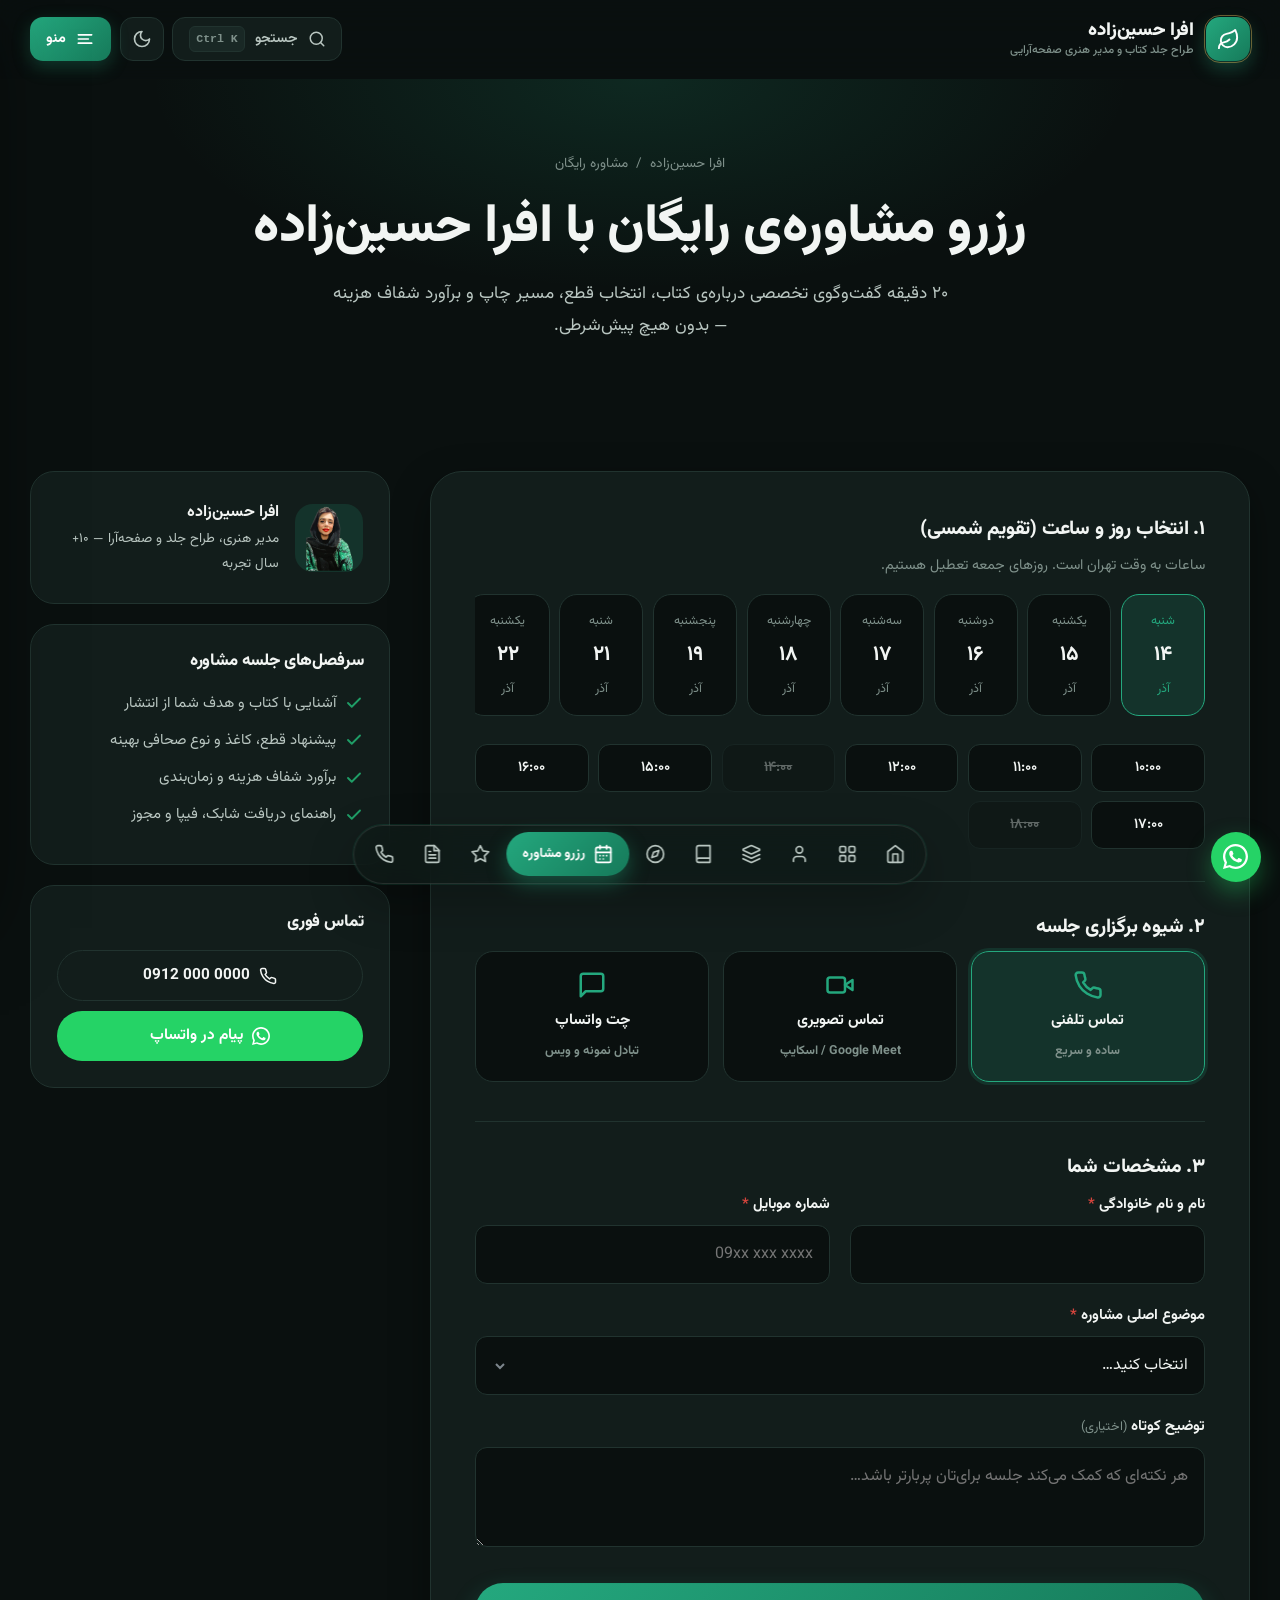
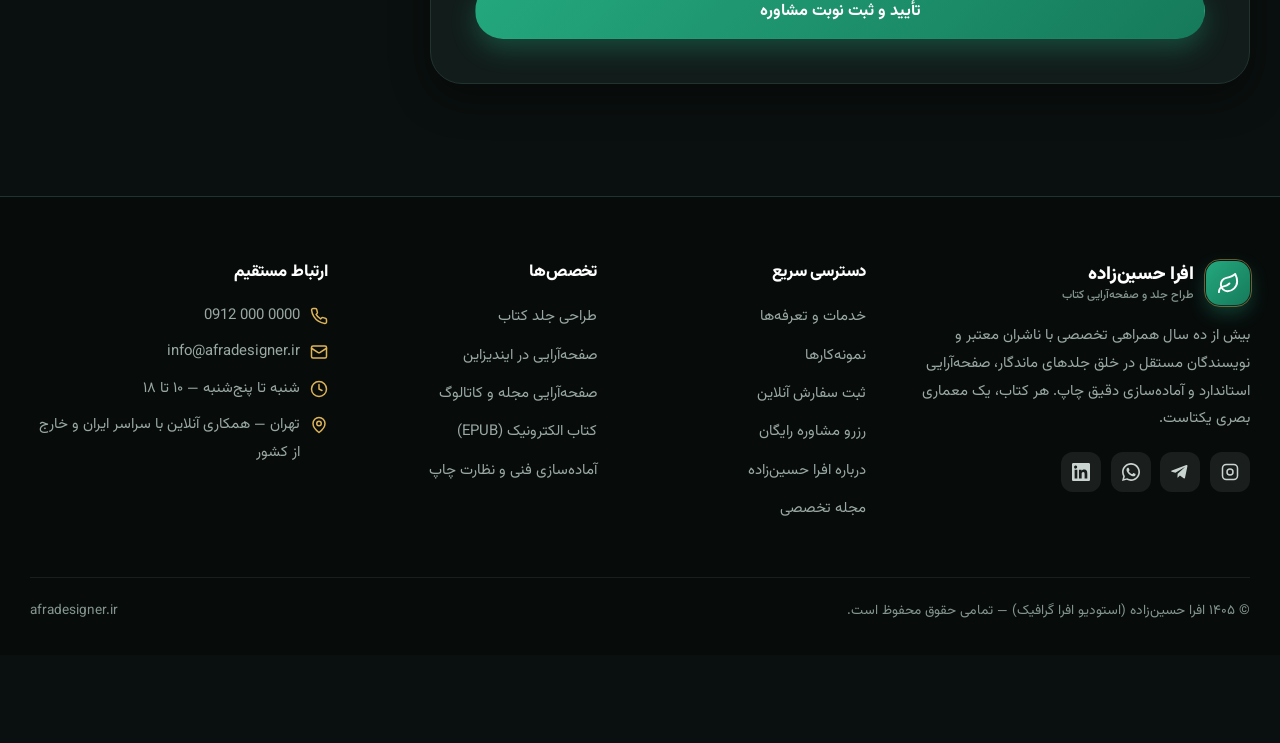
<file: consult.html>
<!DOCTYPE html>
<html lang="fa" dir="rtl" data-theme="dark">
<head>
<meta charset="UTF-8">
<meta name="viewport" content="width=device-width, initial-scale=1">
<title>مشاوره رایگان | افرا حسین‌زاده — طراح جلد و صفحه‌آرایی کتاب</title>
<meta name="description" content="رزرو آنلاین جلسه مشاوره رایگان ۲۰ دقیقه‌ای طراحی جلد و صفحه‌آرایی کتاب با افرا حسین‌زاده">
<meta name="theme-color" content="#11694e">
<meta property="og:title" content="مشاوره رایگان | افرا حسین‌زاده">
<meta property="og:description" content="رزرو آنلاین جلسه مشاوره رایگان ۲۰ دقیقه‌ای طراحی جلد و صفحه‌آرایی کتاب با افرا حسین‌زاده">
<meta property="og:type" content="website">
<meta property="og:image" content="assets/afra-hosseinzadeh.png">
<link rel="icon" href="data:image/svg+xml,%3Csvg xmlns='http://www.w3.org/2000/svg' viewBox='0 0 64 64'%3E%3Crect width='64' height='64' rx='16' fill='%2311694e'/%3E%3Cpath d='M32 50A18 18 0 0 1 29 14c14-3 18-4 23-10 2 5 5 10 5 20 0 14-12 26-25 26Z' fill='%23fff'/%3E%3C/svg%3E">
<link rel="preconnect" href="https://fonts.googleapis.com">
<link rel="preconnect" href="https://fonts.gstatic.com" crossorigin>
<link href="https://fonts.googleapis.com/css2?family=Vazirmatn:wght@400;500;600;700;800;900&display=swap" rel="stylesheet">
<script>(function(){try{var t=localStorage.getItem("afra-theme");document.documentElement.dataset.theme=t||"dark";}catch(e){}})();</script>
<link rel="stylesheet" href="css/style.css">
</head>
<body>
<div class="dock-progress" aria-hidden="true"></div>
<div class="sec-transition-veil" aria-hidden="true"></div>

<header class="header">
  <div class="container nav">
    <a href="index.html" class="logo" aria-label="افرا حسین‌زاده — صفحه اصلی">
      <span class="logo-mark"><svg viewBox="0 0 24 24" fill="none" stroke="currentColor" stroke-width="2" stroke-linecap="round" stroke-linejoin="round"><path d="M11 20A7 7 0 0 1 9.8 6.1C15.5 5 17 4.48 19 2c1 2 2 4.18 2 8 0 5.5-4.78 10-10 10Z"/><path d="M2 21c0-3 1.85-5.36 5.08-6C9.5 14.52 12 13 13 12"/></svg></span>
      <span class="logo-text"><b>افرا حسین‌زاده</b><small>طراح جلد کتاب و مدیر هنری صفحه‌آرایی</small></span>
    </a>
    <div class="nav-actions">
      <button type="button" class="search-btn" data-search-open aria-label="جستجو در سایت">
        <svg viewBox="0 0 24 24" fill="none" stroke="currentColor" stroke-width="2" stroke-linecap="round" stroke-linejoin="round"><circle cx="11" cy="11" r="8"/><path d="m21 21-4.3-4.3"/></svg>
        <span>جستجو</span>
        <kbd>Ctrl K</kbd>
      </button>
      <button type="button" class="icon-btn theme-toggle" data-theme-toggle aria-label="تغییر حالت روشن و تاریک">
        <svg class="ic-sun" viewBox="0 0 24 24" fill="none" stroke="currentColor" stroke-width="2" stroke-linecap="round" stroke-linejoin="round"><circle cx="12" cy="12" r="4"/><path d="M12 2v2M12 20v2M4.93 4.93l1.41 1.41M17.66 17.66l1.41 1.41M2 12h2M20 12h2M6.34 17.66l-1.41 1.41M19.07 4.93l-1.41 1.41"/></svg><svg class="ic-moon" viewBox="0 0 24 24" fill="none" stroke="currentColor" stroke-width="2" stroke-linecap="round" stroke-linejoin="round"><path d="M12 3a6 6 0 0 0 9 9 9 9 0 1 1-9-9Z"/></svg>
      </button>
      <button type="button" class="burger-btn" data-menu-open aria-label="باز کردن منوی فهرست صفحات">
        <svg viewBox="0 0 24 24" fill="none" stroke="currentColor" stroke-width="2" stroke-linecap="round"><path d="M4 7h16M4 12h12M4 17h16"/></svg>
        <span>منو</span>
      </button>
    </div>
  </div>
</header>

<div class="drawer-backdrop" aria-hidden="true"></div>
<aside class="nav-drawer" aria-hidden="true" aria-label="منوی اصلی سایت">
  <div class="top">
    <a href="index.html" class="logo">
      <span class="logo-mark"><svg viewBox="0 0 24 24" fill="none" stroke="currentColor" stroke-width="2" stroke-linecap="round" stroke-linejoin="round"><path d="M11 20A7 7 0 0 1 9.8 6.1C15.5 5 17 4.48 19 2c1 2 2 4.18 2 8 0 5.5-4.78 10-10 10Z"/><path d="M2 21c0-3 1.85-5.36 5.08-6C9.5 14.52 12 13 13 12"/></svg></span>
      <span class="logo-text"><b>افرا حسین‌زاده</b><small>برند شخصی طراحی و نشر</small></span>
    </a>
    <button type="button" class="icon-btn" data-menu-close aria-label="بستن منو"><svg viewBox="0 0 24 24" fill="none" stroke="currentColor" stroke-width="2" stroke-linecap="round"><path d="M18 6 6 18M6 6l12 12"/></svg></button>
  </div>
  <div class="drawer-profile">
    <img src="assets/afra-hosseinzadeh.png" alt="افرا حسین‌زاده" width="614" height="820">
    <div>
      <b>افرا حسین‌زاده</b>
      <small>۱۰+ سال تجربه • +۴۵۰ کتاب منتشرشده</small>
    </div>
  </div>
  <div class="drawer-lbl">دسترسی به صفحات قالب</div>
  <nav><a href="index.html"><span class="link-main"><svg viewBox="0 0 24 24" fill="none" stroke="currentColor" stroke-width="2" stroke-linecap="round" stroke-linejoin="round"><path d="m3 9 9-7 9 7v11a2 2 0 0 1-2 2H5a2 2 0 0 1-2-2z"/><polyline points="9 22 9 12 15 12 15 22"/></svg><span>خانه و معرفی برند</span></span><span class="arr"><svg viewBox="0 0 24 24" fill="none" stroke="currentColor" stroke-width="2" stroke-linecap="round" stroke-linejoin="round"><path d="M19 12H5"/><path d="m12 19-7-7 7-7"/></svg></span></a><a href="services.html"><span class="link-main"><svg viewBox="0 0 24 24" fill="none" stroke="currentColor" stroke-width="2" stroke-linecap="round" stroke-linejoin="round"><path d="m12.83 2.18a2 2 0 0 0-1.66 0L2.6 6.08a1 1 0 0 0 0 1.83l8.58 3.91a2 2 0 0 0 1.66 0l8.58-3.9a1 1 0 0 0 0-1.83Z"/><path d="m22 17.65-9.17 4.16a2 2 0 0 1-1.66 0L2 17.65"/><path d="m22 12.65-9.17 4.16a2 2 0 0 1-1.66 0L2 12.65"/></svg><span>خدمات و تعرفه‌ها</span></span><span class="arr"><svg viewBox="0 0 24 24" fill="none" stroke="currentColor" stroke-width="2" stroke-linecap="round" stroke-linejoin="round"><path d="M19 12H5"/><path d="m12 19-7-7 7-7"/></svg></span></a><a href="portfolio.html"><span class="link-main"><svg viewBox="0 0 24 24" fill="none" stroke="currentColor" stroke-width="2" stroke-linecap="round" stroke-linejoin="round"><path d="M4 19.5v-15A2.5 2.5 0 0 1 6.5 2H20v20H6.5a2.5 2.5 0 0 1 0-5H20"/></svg><span>گالری نمونه‌کارها</span></span><span class="arr"><svg viewBox="0 0 24 24" fill="none" stroke="currentColor" stroke-width="2" stroke-linecap="round" stroke-linejoin="round"><path d="M19 12H5"/><path d="m12 19-7-7 7-7"/></svg></span></a><a href="order.html"><span class="link-main"><svg viewBox="0 0 24 24" fill="none" stroke="currentColor" stroke-width="2" stroke-linecap="round" stroke-linejoin="round"><path d="M6 2 3 6v14a2 2 0 0 0 2 2h14a2 2 0 0 0 2-2V6l-3-4Z"/><path d="M3 6h18"/><path d="M16 10a4 4 0 0 1-8 0"/></svg><span>ثبت سفارش آنلاین</span></span><span class="arr"><svg viewBox="0 0 24 24" fill="none" stroke="currentColor" stroke-width="2" stroke-linecap="round" stroke-linejoin="round"><path d="M19 12H5"/><path d="m12 19-7-7 7-7"/></svg></span></a><a href="consult.html"><span class="link-main"><svg viewBox="0 0 24 24" fill="none" stroke="currentColor" stroke-width="2" stroke-linecap="round" stroke-linejoin="round"><rect width="18" height="18" x="3" y="4" rx="2"/><line x1="16" x2="16" y1="2" y2="6"/><line x1="8" x2="8" y1="2" y2="6"/><line x1="3" x2="21" y1="10" y2="10"/><path d="M8 14h.01M12 14h.01M16 14h.01M8 18h.01M12 18h.01"/></svg><span>رزرو مشاوره رایگان</span></span><span class="arr"><svg viewBox="0 0 24 24" fill="none" stroke="currentColor" stroke-width="2" stroke-linecap="round" stroke-linejoin="round"><path d="M19 12H5"/><path d="m12 19-7-7 7-7"/></svg></span></a><a href="about.html"><span class="link-main"><svg viewBox="0 0 24 24" fill="none" stroke="currentColor" stroke-width="2" stroke-linecap="round" stroke-linejoin="round"><path d="M19 21v-2a4 4 0 0 0-4-4H9a4 4 0 0 0-4 4v2"/><circle cx="12" cy="7" r="4"/></svg><span>درباره افرا حسین‌زاده</span></span><span class="arr"><svg viewBox="0 0 24 24" fill="none" stroke="currentColor" stroke-width="2" stroke-linecap="round" stroke-linejoin="round"><path d="M19 12H5"/><path d="m12 19-7-7 7-7"/></svg></span></a><a href="blog.html"><span class="link-main"><svg viewBox="0 0 24 24" fill="none" stroke="currentColor" stroke-width="2" stroke-linecap="round" stroke-linejoin="round"><path d="M14.5 2H6a2 2 0 0 0-2 2v16a2 2 0 0 0 2 2h12a2 2 0 0 0 2-2V7.5L14.5 2z"/><polyline points="14 2 14 8 20 8"/><line x1="16" x2="8" y1="13" y2="13"/><line x1="16" x2="8" y1="17" y2="17"/><line x1="10" x2="8" y1="9" y2="9"/></svg><span>مجله تخصصی نشر</span></span><span class="arr"><svg viewBox="0 0 24 24" fill="none" stroke="currentColor" stroke-width="2" stroke-linecap="round" stroke-linejoin="round"><path d="M19 12H5"/><path d="m12 19-7-7 7-7"/></svg></span></a><a href="contact.html"><span class="link-main"><svg viewBox="0 0 24 24" fill="none" stroke="currentColor" stroke-width="2" stroke-linecap="round" stroke-linejoin="round"><path d="M22 16.92v3a2 2 0 0 1-2.18 2 19.79 19.79 0 0 1-8.63-3.07 19.5 19.5 0 0 1-6-6 19.79 19.79 0 0 1-3.07-8.67A2 2 0 0 1 4.11 2h3a2 2 0 0 1 2 1.72c.127.96.361 1.903.7 2.81a2 2 0 0 1-.45 2.11L8.09 9.91a16 16 0 0 0 6 6l1.27-1.27a2 2 0 0 1 2.11-.45c.907.339 1.85.573 2.81.7A2 2 0 0 1 22 16.92z"/></svg><span>تماس با من</span></span><span class="arr"><svg viewBox="0 0 24 24" fill="none" stroke="currentColor" stroke-width="2" stroke-linecap="round" stroke-linejoin="round"><path d="M19 12H5"/><path d="m12 19-7-7 7-7"/></svg></span></a></nav>
  <div class="bottom">
    <a href="order.html" class="btn btn-primary btn-block">ثبت سفارش آنلاین پروژه</a>
    <a href="consult.html" class="btn btn-outline btn-block">رزرو جلسه مشاوره رایگان</a>
    <div class="drawer-socials">
      <a href="https://instagram.com" target="_blank" rel="noopener" aria-label="اینستاگرام"><svg viewBox="0 0 24 24" fill="none" stroke="currentColor" stroke-width="2"><rect width="20" height="20" x="2" y="2" rx="5"/><circle cx="12" cy="12" r="4"/><path d="M17.5 6.5h.01"/></svg></a>
      <a href="https://t.me" target="_blank" rel="noopener" aria-label="تلگرام"><svg viewBox="0 0 24 24" fill="currentColor"><path d="M21.9 4.4 18.7 19.6c-.2 1-.9 1.3-1.8.8l-5-3.7-2.4 2.3c-.3.3-.5.5-1 .5l.4-5.1L18 6.1c.4-.4-.1-.6-.6-.2L5.9 13.1 1 11.6c-1.1-.3-1.1-1.1.2-1.6L20.5 2.6c.9-.3 1.7.2 1.4 1.8"/></svg></a>
      <a href="https://wa.me/989120000000" target="_blank" rel="noopener" aria-label="واتساپ"><svg viewBox="0 0 24 24" fill="currentColor"><path d="M17.5 14.4c-.3-.1-1.8-.9-2-1-.3-.1-.5-.1-.7.1-.2.3-.8 1-.9 1.2-.2.2-.3.2-.6.1-.3-.1-1.3-.5-2.4-1.5-.9-.8-1.5-1.8-1.7-2.1-.2-.3 0-.5.1-.6l.4-.5c.1-.2.2-.3.3-.5.1-.2 0-.4 0-.5-.1-.1-.7-1.6-.9-2.2-.2-.6-.5-.5-.7-.5h-.6c-.2 0-.5.1-.8.4-.3.3-1 1-1 2.5s1.1 2.9 1.2 3.1c.1.2 2.1 3.2 5.1 4.5.7.3 1.3.5 1.7.6.7.2 1.4.2 1.9.1.6-.1 1.8-.7 2-1.4.2-.7.2-1.3.2-1.4-.1-.2-.3-.3-.6-.4M12 21.8c-1.8 0-3.5-.5-5-1.4l-.4-.2-3.7 1 1-3.6-.2-.4A9.8 9.8 0 0 1 2.2 12C2.2 6.6 6.6 2.2 12 2.2S21.8 6.6 21.8 12 17.4 21.8 12 21.8M12 0C5.4 0 0 5.4 0 12c0 2.1.6 4.2 1.6 6L0 24l6.2-1.6c1.8 1 3.8 1.5 5.8 1.5 6.6 0 12-5.4 12-12S18.6 0 12 0"/></svg></a>
      <a href="https://linkedin.com" target="_blank" rel="noopener" aria-label="لینکدین"><svg viewBox="0 0 24 24" fill="currentColor"><path d="M20.4 20.5h-3.6v-5.6c0-1.3 0-3-1.8-3s-2.1 1.4-2.1 2.9v5.7H9.3V9h3.4v1.6c.5-.9 1.6-1.8 3.4-1.8 3.6 0 4.3 2.4 4.3 5.5v6.2ZM5.3 7.4a2.1 2.1 0 1 1 0-4.1 2.1 2.1 0 0 1 0 4.1M7.1 20.5H3.5V9h3.6ZM22.2 0H1.8C.8 0 0 .8 0 1.7v20.5c0 1 .8 1.8 1.8 1.8h20.4c1 0 1.8-.8 1.8-1.8V1.7C24 .8 23.2 0 22.2 0"/></svg></a>
    </div>
  </div>
</aside>

<div class="search-modal" id="search-modal" aria-hidden="true" role="dialog" aria-label="جستجوی سایت">
  <div class="search-dialog">
    <div class="search-bar">
      <svg viewBox="0 0 24 24" fill="none" stroke="currentColor" stroke-width="2" stroke-linecap="round" stroke-linejoin="round"><circle cx="11" cy="11" r="8"/><path d="m21 21-4.3-4.3"/></svg>
      <input type="search" id="search-input" placeholder="جستجو در خدمات، نمونه‌کارها، مقالات و بخش‌ها…" autocomplete="off">
      <button type="button" class="close-esc" data-search-close>ESC</button>
    </div>
    <div class="search-tags">
      <small>پیشنهاد سریع:</small>
      <button type="button" class="search-tag" data-search-tag="طراحی جلد">طراحی جلد</button>
      <button type="button" class="search-tag" data-search-tag="صفحه‌آرایی">صفحه‌آرایی</button>
      <button type="button" class="search-tag" data-search-tag="تعرفه">ماشین‌حساب تعرفه</button>
      <button type="button" class="search-tag" data-search-tag="مشاوره">مشاوره رایگان</button>
      <button type="button" class="search-tag" data-search-tag="EPUB">کتاب الکترونیک</button>
    </div>
    <div class="search-results" id="search-results"></div>
  </div>
</div>
<main>

<section class="page-hero text-center">
  <div class="container">
    <nav class="breadcrumb"><a href="index.html">افرا حسین‌زاده</a><span>/</span><span>مشاوره رایگان</span></nav>
    <h1>رزرو مشاوره‌ی رایگان با افرا حسین‌زاده</h1>
    <p>۲۰ دقیقه گفت‌وگوی تخصصی درباره‌ی کتاب، انتخاب قطع، مسیر چاپ و برآورد شفاف هزینه — بدون هیچ پیش‌شرطی.</p>
  </div>
</section>

<section class="section--tight">
  <div class="container two-col">
    <div id="consult-wrap">
      <form id="consult-form" class="form-card" novalidate>
        <h3>۱. انتخاب روز و ساعت (تقویم شمسی)</h3>
        <p class="muted" style="font-size:.9rem">ساعات به وقت تهران است. روزهای جمعه تعطیل هستیم.</p>
        <div class="days" style="margin-bottom:1.25rem"></div>
        <div class="slots"></div>
        <input type="hidden" id="sel-date" name="date"><input type="hidden" id="sel-time" name="time">

        <div class="divider"></div>
        <h3>۲. شیوه برگزاری جلسه</h3>
        <div class="field" data-required-group>
          <div class="choice-grid">
            <label class="choice"><input type="radio" name="type" value="call" checked><span class="box"><svg viewBox="0 0 24 24" fill="none" stroke="currentColor" stroke-width="2" stroke-linecap="round" stroke-linejoin="round"><path d="M22 16.92v3a2 2 0 0 1-2.18 2 19.79 19.79 0 0 1-8.63-3.07 19.5 19.5 0 0 1-6-6 19.79 19.79 0 0 1-3.07-8.67A2 2 0 0 1 4.11 2h3a2 2 0 0 1 2 1.72c.127.96.361 1.903.7 2.81a2 2 0 0 1-.45 2.11L8.09 9.91a16 16 0 0 0 6 6l1.27-1.27a2 2 0 0 1 2.11-.45c.907.339 1.85.573 2.81.7A2 2 0 0 1 22 16.92z"/></svg><b>تماس تلفنی</b><small>ساده و سریع</small></span></label>
            <label class="choice"><input type="radio" name="type" value="video"><span class="box"><svg viewBox="0 0 24 24" fill="none" stroke="currentColor" stroke-width="2" stroke-linecap="round" stroke-linejoin="round"><path d="m22 8-6 4 6 4V8Z"/><rect width="14" height="12" x="2" y="6" rx="2"/></svg><b>تماس تصویری</b><small>Google Meet / اسکایپ</small></span></label>
            <label class="choice"><input type="radio" name="type" value="chat"><span class="box"><svg viewBox="0 0 24 24" fill="none" stroke="currentColor" stroke-width="2" stroke-linecap="round" stroke-linejoin="round"><path d="M21 15a2 2 0 0 1-2 2H7l-4 4V5a2 2 0 0 1 2-2h14a2 2 0 0 1 2 2z"/></svg><b>چت واتساپ</b><small>تبادل نمونه و ویس</small></span></label>
          </div>
        </div>

        <div class="divider"></div>
        <h3>۳. مشخصات شما</h3>
        <div class="form-grid">
          <div class="field"><label for="cname">نام و نام خانوادگی <span class="req">*</span></label><input id="cname" name="name" required><div class="err">نام را وارد کنید</div></div>
          <div class="field"><label for="cphone">شماره موبایل <span class="req">*</span></label><input id="cphone" name="phone" type="tel" required placeholder="09xx xxx xxxx" style="direction:ltr;text-align:right"><div class="err">شماره موبایل معتبر وارد کنید</div></div>
          <div class="field full">
            <label for="ctopic">موضوع اصلی مشاوره <span class="req">*</span></label>
            <select id="ctopic" name="topic" required>
              <option value="">انتخاب کنید…</option>
              <option>می‌خواهم اولین کتابم را چاپ کنم و نیاز به راهنمایی دارم</option>
              <option>برآورد هزینه و زمان طراحی جلد و صفحه‌آرایی</option>
              <option>انتخاب قطع، کاغذ و سبک بصری کتاب</option>
              <option>همکاری دوره‌ای انتشارات</option>
              <option>بررسی مشکل فنی فایل فعلی</option>
              <option>سایر موارد</option>
            </select><div class="err">موضوع مشاوره را انتخاب کنید</div>
          </div>
          <div class="field full"><label for="cnote">توضیح کوتاه <span class="opt">(اختیاری)</span></label><textarea id="cnote" name="note" style="min-height:100px" placeholder="هر نکته‌ای که کمک می‌کند جلسه برای‌تان پربارتر باشد…"></textarea></div>
        </div>
        <div style="margin-top:1.5rem"><button type="submit" class="btn btn-primary btn-lg btn-block">تأیید و ثبت نوبت مشاوره</button></div>
      </form>
    </div>

    <div id="consult-success" class="form-card success hidden">
      <div class="ok"><svg viewBox="0 0 24 24" fill="none" stroke="currentColor" stroke-width="2.5" stroke-linecap="round" stroke-linejoin="round"><path d="M20 6 9 17l-5-5"/></svg></div>
      <h2>نوبت مشاوره‌ی شما ثبت شد ✅</h2>
      <p>زمان هماهنگ‌شده:</p>
      <div class="code" data-when>—</div>
      <p class="muted">پیامک یادآوری یک ساعت پیش از شروع جلسه برای‌تان ارسال خواهد شد.</p>
      <div style="display:flex;gap:.75rem;justify-content:center;flex-wrap:wrap;margin-top:1.5rem">
        <a href="portfolio.html" class="btn btn-outline">مشاهده نمونه‌کارها</a>
        <a href="index.html" class="btn btn-primary">بازگشت به خانه</a>
      </div>
    </div>

    <aside class="sticky">
      <div class="side-card" style="display:flex;gap:1rem;align-items:center">
        <img src="assets/afra-hosseinzadeh.png" alt="افرا حسین‌زاده" width="614" height="820" style="width:68px;height:68px;border-radius:18px;object-fit:contain;background:var(--c-teal-light);flex-shrink:0">
        <div><b>افرا حسین‌زاده</b><p style="margin:0;font-size:.84rem">مدیر هنری، طراح جلد و صفحه‌آرا — ۱۰+ سال تجربه</p></div>
      </div>
      <div class="side-card">
        <h3>سرفصل‌های جلسه مشاوره</h3>
        <ul class="check-list">
          <li><svg viewBox="0 0 24 24" fill="none" stroke="currentColor" stroke-width="2.5" stroke-linecap="round" stroke-linejoin="round"><path d="M20 6 9 17l-5-5"/></svg><span>آشنایی با کتاب و هدف شما از انتشار</span></li>
          <li><svg viewBox="0 0 24 24" fill="none" stroke="currentColor" stroke-width="2.5" stroke-linecap="round" stroke-linejoin="round"><path d="M20 6 9 17l-5-5"/></svg><span>پیشنهاد قطع، کاغذ و نوع صحافی بهینه</span></li>
          <li><svg viewBox="0 0 24 24" fill="none" stroke="currentColor" stroke-width="2.5" stroke-linecap="round" stroke-linejoin="round"><path d="M20 6 9 17l-5-5"/></svg><span>برآورد شفاف هزینه و زمان‌بندی</span></li>
          <li><svg viewBox="0 0 24 24" fill="none" stroke="currentColor" stroke-width="2.5" stroke-linecap="round" stroke-linejoin="round"><path d="M20 6 9 17l-5-5"/></svg><span>راهنمای دریافت شابک، فیپا و مجوز</span></li>
        </ul>
      </div>
      <div class="side-card">
        <h3>تماس فوری</h3>
        <a href="tel:+989120000000" class="btn btn-outline btn-block" style="margin-bottom:.6rem"><svg viewBox="0 0 24 24" fill="none" stroke="currentColor" stroke-width="2" stroke-linecap="round" stroke-linejoin="round"><path d="M22 16.92v3a2 2 0 0 1-2.18 2 19.79 19.79 0 0 1-8.63-3.07 19.5 19.5 0 0 1-6-6 19.79 19.79 0 0 1-3.07-8.67A2 2 0 0 1 4.11 2h3a2 2 0 0 1 2 1.72c.127.96.361 1.903.7 2.81a2 2 0 0 1-.45 2.11L8.09 9.91a16 16 0 0 0 6 6l1.27-1.27a2 2 0 0 1 2.11-.45c.907.339 1.85.573 2.81.7A2 2 0 0 1 22 16.92z"/></svg> <span dir="ltr">0912 000 0000</span></a>
        <a href="https://wa.me/989120000000" target="_blank" rel="noopener" class="btn btn-block" style="background:#25d366;color:#fff"><svg viewBox="0 0 24 24" fill="currentColor"><path d="M17.5 14.4c-.3-.1-1.8-.9-2-1-.3-.1-.5-.1-.7.1-.2.3-.8 1-.9 1.2-.2.2-.3.2-.6.1-.3-.1-1.3-.5-2.4-1.5-.9-.8-1.5-1.8-1.7-2.1-.2-.3 0-.5.1-.6l.4-.5c.1-.2.2-.3.3-.5.1-.2 0-.4 0-.5-.1-.1-.7-1.6-.9-2.2-.2-.6-.5-.5-.7-.5h-.6c-.2 0-.5.1-.8.4-.3.3-1 1-1 2.5s1.1 2.9 1.2 3.1c.1.2 2.1 3.2 5.1 4.5.7.3 1.3.5 1.7.6.7.2 1.4.2 1.9.1.6-.1 1.8-.7 2-1.4.2-.7.2-1.3.2-1.4-.1-.2-.3-.3-.6-.4M12 21.8c-1.8 0-3.5-.5-5-1.4l-.4-.2-3.7 1 1-3.6-.2-.4A9.8 9.8 0 0 1 2.2 12C2.2 6.6 6.6 2.2 12 2.2S21.8 6.6 21.8 12 17.4 21.8 12 21.8M12 0C5.4 0 0 5.4 0 12c0 2.1.6 4.2 1.6 6L0 24l6.2-1.6c1.8 1 3.8 1.5 5.8 1.5 6.6 0 12-5.4 12-12S18.6 0 12 0"/></svg> پیام در واتساپ</a>
      </div>
    </aside>
  </div>
</section>

</main>
<footer class="footer">
  <div class="container">
    <div class="footer-grid">
      <div>
        <a href="index.html" class="logo">
          <span class="logo-mark"><svg viewBox="0 0 24 24" fill="none" stroke="currentColor" stroke-width="2" stroke-linecap="round" stroke-linejoin="round"><path d="M11 20A7 7 0 0 1 9.8 6.1C15.5 5 17 4.48 19 2c1 2 2 4.18 2 8 0 5.5-4.78 10-10 10Z"/><path d="M2 21c0-3 1.85-5.36 5.08-6C9.5 14.52 12 13 13 12"/></svg></span>
          <span class="logo-text"><b>افرا حسین‌زاده</b><small>طراح جلد و صفحه‌آرایی کتاب</small></span>
        </a>
        <p style="margin-top:1rem">بیش از ده سال همراهی تخصصی با ناشران معتبر و نویسندگان مستقل در خلق جلدهای ماندگار، صفحه‌آرایی استاندارد و آماده‌سازی دقیق چاپ. هر کتاب، یک معماری بصری یکتاست.</p>
        <div class="socials">
          <a href="https://instagram.com" target="_blank" rel="noopener" aria-label="اینستاگرام"><svg viewBox="0 0 24 24" fill="none" stroke="currentColor" stroke-width="2"><rect width="20" height="20" x="2" y="2" rx="5"/><circle cx="12" cy="12" r="4"/><path d="M17.5 6.5h.01"/></svg></a>
          <a href="https://t.me" target="_blank" rel="noopener" aria-label="تلگرام"><svg viewBox="0 0 24 24" fill="currentColor"><path d="M21.9 4.4 18.7 19.6c-.2 1-.9 1.3-1.8.8l-5-3.7-2.4 2.3c-.3.3-.5.5-1 .5l.4-5.1L18 6.1c.4-.4-.1-.6-.6-.2L5.9 13.1 1 11.6c-1.1-.3-1.1-1.1.2-1.6L20.5 2.6c.9-.3 1.7.2 1.4 1.8"/></svg></a>
          <a href="https://wa.me/989120000000" target="_blank" rel="noopener" aria-label="واتساپ"><svg viewBox="0 0 24 24" fill="currentColor"><path d="M17.5 14.4c-.3-.1-1.8-.9-2-1-.3-.1-.5-.1-.7.1-.2.3-.8 1-.9 1.2-.2.2-.3.2-.6.1-.3-.1-1.3-.5-2.4-1.5-.9-.8-1.5-1.8-1.7-2.1-.2-.3 0-.5.1-.6l.4-.5c.1-.2.2-.3.3-.5.1-.2 0-.4 0-.5-.1-.1-.7-1.6-.9-2.2-.2-.6-.5-.5-.7-.5h-.6c-.2 0-.5.1-.8.4-.3.3-1 1-1 2.5s1.1 2.9 1.2 3.1c.1.2 2.1 3.2 5.1 4.5.7.3 1.3.5 1.7.6.7.2 1.4.2 1.9.1.6-.1 1.8-.7 2-1.4.2-.7.2-1.3.2-1.4-.1-.2-.3-.3-.6-.4M12 21.8c-1.8 0-3.5-.5-5-1.4l-.4-.2-3.7 1 1-3.6-.2-.4A9.8 9.8 0 0 1 2.2 12C2.2 6.6 6.6 2.2 12 2.2S21.8 6.6 21.8 12 17.4 21.8 12 21.8M12 0C5.4 0 0 5.4 0 12c0 2.1.6 4.2 1.6 6L0 24l6.2-1.6c1.8 1 3.8 1.5 5.8 1.5 6.6 0 12-5.4 12-12S18.6 0 12 0"/></svg></a>
          <a href="https://linkedin.com" target="_blank" rel="noopener" aria-label="لینکدین"><svg viewBox="0 0 24 24" fill="currentColor"><path d="M20.4 20.5h-3.6v-5.6c0-1.3 0-3-1.8-3s-2.1 1.4-2.1 2.9v5.7H9.3V9h3.4v1.6c.5-.9 1.6-1.8 3.4-1.8 3.6 0 4.3 2.4 4.3 5.5v6.2ZM5.3 7.4a2.1 2.1 0 1 1 0-4.1 2.1 2.1 0 0 1 0 4.1M7.1 20.5H3.5V9h3.6ZM22.2 0H1.8C.8 0 0 .8 0 1.7v20.5c0 1 .8 1.8 1.8 1.8h20.4c1 0 1.8-.8 1.8-1.8V1.7C24 .8 23.2 0 22.2 0"/></svg></a>
        </div>
      </div>
      <div>
        <h4>دسترسی سریع</h4>
        <ul>
          <li><a href="services.html">خدمات و تعرفه‌ها</a></li>
          <li><a href="portfolio.html">نمونه‌کارها</a></li>
          <li><a href="order.html">ثبت سفارش آنلاین</a></li>
          <li><a href="consult.html">رزرو مشاوره رایگان</a></li>
          <li><a href="about.html">درباره افرا حسین‌زاده</a></li>
          <li><a href="blog.html">مجله تخصصی</a></li>
        </ul>
      </div>
      <div>
        <h4>تخصص‌ها</h4>
        <ul>
          <li><a href="services.html#cover">طراحی جلد کتاب</a></li>
          <li><a href="services.html#layout">صفحه‌آرایی در ایندیزاین</a></li>
          <li><a href="services.html#magazine">صفحه‌آرایی مجله و کاتالوگ</a></li>
          <li><a href="services.html#ebook">کتاب الکترونیک (EPUB)</a></li>
          <li><a href="services.html#print">آماده‌سازی فنی و نظارت چاپ</a></li>
        </ul>
      </div>
      <div>
        <h4>ارتباط مستقیم</h4>
        <ul class="contact-list">
          <li><svg viewBox="0 0 24 24" fill="none" stroke="currentColor" stroke-width="2" stroke-linecap="round" stroke-linejoin="round"><path d="M22 16.92v3a2 2 0 0 1-2.18 2 19.79 19.79 0 0 1-8.63-3.07 19.5 19.5 0 0 1-6-6 19.79 19.79 0 0 1-3.07-8.67A2 2 0 0 1 4.11 2h3a2 2 0 0 1 2 1.72c.127.96.361 1.903.7 2.81a2 2 0 0 1-.45 2.11L8.09 9.91a16 16 0 0 0 6 6l1.27-1.27a2 2 0 0 1 2.11-.45c.907.339 1.85.573 2.81.7A2 2 0 0 1 22 16.92z"/></svg><a href="tel:+989120000000" dir="ltr">0912 000 0000</a></li>
          <li><svg viewBox="0 0 24 24" fill="none" stroke="currentColor" stroke-width="2" stroke-linecap="round" stroke-linejoin="round"><rect width="20" height="16" x="2" y="4" rx="2"/><path d="m22 7-8.97 5.7a1.94 1.94 0 0 1-2.06 0L2 7"/></svg><a href="mailto:info@afradesigner.ir">info@afradesigner.ir</a></li>
          <li><svg viewBox="0 0 24 24" fill="none" stroke="currentColor" stroke-width="2" stroke-linecap="round" stroke-linejoin="round"><circle cx="12" cy="12" r="10"/><path d="M12 6v6l4 2"/></svg><span>شنبه تا پنج‌شنبه — ۱۰ تا ۱۸</span></li>
          <li><svg viewBox="0 0 24 24" fill="none" stroke="currentColor" stroke-width="2" stroke-linecap="round" stroke-linejoin="round"><path d="M20 10c0 6-8 12-8 12s-8-6-8-12a8 8 0 0 1 16 0Z"/><circle cx="12" cy="10" r="3"/></svg><span>تهران — همکاری آنلاین با سراسر ایران و خارج از کشور</span></li>
        </ul>
      </div>
    </div>
    <div class="footer-bottom">
      <span>© <span data-year></span> افرا حسین‌زاده (استودیو افرا گرافیک) — تمامی حقوق محفوظ است.</span>
      <span>afradesigner.ir</span>
    </div>
  </div>
</footer>

<nav class="section-dock" aria-label="ناوبری سریع بخش‌ها">
  <a href="index.html#hero" class="dock-item" data-sec="hero" data-tooltip="معرفی" aria-label="معرفی"><svg viewBox="0 0 24 24" fill="none" stroke="currentColor" stroke-width="2" stroke-linecap="round" stroke-linejoin="round"><path d="m3 9 9-7 9 7v11a2 2 0 0 1-2 2H5a2 2 0 0 1-2-2z"/><polyline points="9 22 9 12 15 12 15 22"/></svg><span class="dock-lbl">معرفی</span></a><a href="index.html#hub" class="dock-item" data-sec="hub" data-tooltip="اکوسیستم" aria-label="اکوسیستم"><svg viewBox="0 0 24 24" fill="none" stroke="currentColor" stroke-width="2" stroke-linecap="round" stroke-linejoin="round"><rect width="7" height="7" x="3" y="3" rx="1.5"/><rect width="7" height="7" x="14" y="3" rx="1.5"/><rect width="7" height="7" x="14" y="14" rx="1.5"/><rect width="7" height="7" x="3" y="14" rx="1.5"/></svg><span class="dock-lbl">اکوسیستم</span></a><a href="index.html#about" class="dock-item" data-sec="about" data-tooltip="درباره افرا" aria-label="درباره افرا"><svg viewBox="0 0 24 24" fill="none" stroke="currentColor" stroke-width="2" stroke-linecap="round" stroke-linejoin="round"><path d="M19 21v-2a4 4 0 0 0-4-4H9a4 4 0 0 0-4 4v2"/><circle cx="12" cy="7" r="4"/></svg><span class="dock-lbl">درباره افرا</span></a><a href="index.html#services" class="dock-item" data-sec="services" data-tooltip="خدمات" aria-label="خدمات"><svg viewBox="0 0 24 24" fill="none" stroke="currentColor" stroke-width="2" stroke-linecap="round" stroke-linejoin="round"><path d="m12.83 2.18a2 2 0 0 0-1.66 0L2.6 6.08a1 1 0 0 0 0 1.83l8.58 3.91a2 2 0 0 0 1.66 0l8.58-3.9a1 1 0 0 0 0-1.83Z"/><path d="m22 17.65-9.17 4.16a2 2 0 0 1-1.66 0L2 17.65"/><path d="m22 12.65-9.17 4.16a2 2 0 0 1-1.66 0L2 12.65"/></svg><span class="dock-lbl">خدمات</span></a><a href="index.html#portfolio" class="dock-item" data-sec="portfolio" data-tooltip="نمونه‌کارها" aria-label="نمونه‌کارها"><svg viewBox="0 0 24 24" fill="none" stroke="currentColor" stroke-width="2" stroke-linecap="round" stroke-linejoin="round"><path d="M4 19.5v-15A2.5 2.5 0 0 1 6.5 2H20v20H6.5a2.5 2.5 0 0 1 0-5H20"/></svg><span class="dock-lbl">نمونه‌کارها</span></a><a href="index.html#process" class="dock-item" data-sec="process" data-tooltip="فرآیند کار" aria-label="فرآیند کار"><svg viewBox="0 0 24 24" fill="none" stroke="currentColor" stroke-width="2" stroke-linecap="round" stroke-linejoin="round"><circle cx="12" cy="12" r="10"/><polygon points="16.24 7.76 14.12 14.12 7.76 16.24 9.88 9.88 16.24 7.76"/></svg><span class="dock-lbl">فرآیند کار</span></a><a href="index.html#consult" class="dock-item" data-sec="consult" data-tooltip="رزرو مشاوره" aria-label="رزرو مشاوره"><svg viewBox="0 0 24 24" fill="none" stroke="currentColor" stroke-width="2" stroke-linecap="round" stroke-linejoin="round"><rect width="18" height="18" x="3" y="4" rx="2"/><line x1="16" x2="16" y1="2" y2="6"/><line x1="8" x2="8" y1="2" y2="6"/><line x1="3" x2="21" y1="10" y2="10"/><path d="M8 14h.01M12 14h.01M16 14h.01M8 18h.01M12 18h.01"/></svg><span class="dock-lbl">رزرو مشاوره</span></a><a href="index.html#testimonials" class="dock-item" data-sec="testimonials" data-tooltip="نظرات" aria-label="نظرات"><svg viewBox="0 0 24 24" fill="none" stroke="currentColor" stroke-width="2" stroke-linecap="round" stroke-linejoin="round"><polygon points="12 2 15.09 8.26 22 9.27 17 14.14 18.18 21.02 12 17.77 5.82 21.02 7 14.14 2 9.27 8.91 8.26 12 2"/></svg><span class="dock-lbl">نظرات</span></a><a href="index.html#blog" class="dock-item" data-sec="blog" data-tooltip="مجله" aria-label="مجله"><svg viewBox="0 0 24 24" fill="none" stroke="currentColor" stroke-width="2" stroke-linecap="round" stroke-linejoin="round"><path d="M14.5 2H6a2 2 0 0 0-2 2v16a2 2 0 0 0 2 2h12a2 2 0 0 0 2-2V7.5L14.5 2z"/><polyline points="14 2 14 8 20 8"/><line x1="16" x2="8" y1="13" y2="13"/><line x1="16" x2="8" y1="17" y2="17"/><line x1="10" x2="8" y1="9" y2="9"/></svg><span class="dock-lbl">مجله</span></a><a href="index.html#contact" class="dock-item" data-sec="contact" data-tooltip="تماس" aria-label="تماس"><svg viewBox="0 0 24 24" fill="none" stroke="currentColor" stroke-width="2" stroke-linecap="round" stroke-linejoin="round"><path d="M22 16.92v3a2 2 0 0 1-2.18 2 19.79 19.79 0 0 1-8.63-3.07 19.5 19.5 0 0 1-6-6 19.79 19.79 0 0 1-3.07-8.67A2 2 0 0 1 4.11 2h3a2 2 0 0 1 2 1.72c.127.96.361 1.903.7 2.81a2 2 0 0 1-.45 2.11L8.09 9.91a16 16 0 0 0 6 6l1.27-1.27a2 2 0 0 1 2.11-.45c.907.339 1.85.573 2.81.7A2 2 0 0 1 22 16.92z"/></svg><span class="dock-lbl">تماس</span></a>
</nav>

<a href="https://wa.me/989120000000" class="fab-wa" target="_blank" rel="noopener" aria-label="گفتگو در واتساپ"><svg viewBox="0 0 24 24" fill="currentColor"><path d="M17.5 14.4c-.3-.1-1.8-.9-2-1-.3-.1-.5-.1-.7.1-.2.3-.8 1-.9 1.2-.2.2-.3.2-.6.1-.3-.1-1.3-.5-2.4-1.5-.9-.8-1.5-1.8-1.7-2.1-.2-.3 0-.5.1-.6l.4-.5c.1-.2.2-.3.3-.5.1-.2 0-.4 0-.5-.1-.1-.7-1.6-.9-2.2-.2-.6-.5-.5-.7-.5h-.6c-.2 0-.5.1-.8.4-.3.3-1 1-1 2.5s1.1 2.9 1.2 3.1c.1.2 2.1 3.2 5.1 4.5.7.3 1.3.5 1.7.6.7.2 1.4.2 1.9.1.6-.1 1.8-.7 2-1.4.2-.7.2-1.3.2-1.4-.1-.2-.3-.3-.6-.4M12 21.8c-1.8 0-3.5-.5-5-1.4l-.4-.2-3.7 1 1-3.6-.2-.4A9.8 9.8 0 0 1 2.2 12C2.2 6.6 6.6 2.2 12 2.2S21.8 6.6 21.8 12 17.4 21.8 12 21.8M12 0C5.4 0 0 5.4 0 12c0 2.1.6 4.2 1.6 6L0 24l6.2-1.6c1.8 1 3.8 1.5 5.8 1.5 6.6 0 12-5.4 12-12S18.6 0 12 0"/></svg></a>
<button type="button" class="to-top" aria-label="بازگشت به بالا"><svg viewBox="0 0 24 24" fill="none" stroke="currentColor" stroke-width="2.5" stroke-linecap="round" stroke-linejoin="round"><path d="m18 15-6-6-6 6"/></svg></button>
<div class="toast" role="status"></div>
<script src="js/main.js"></script>
</body>
</html>
</file>
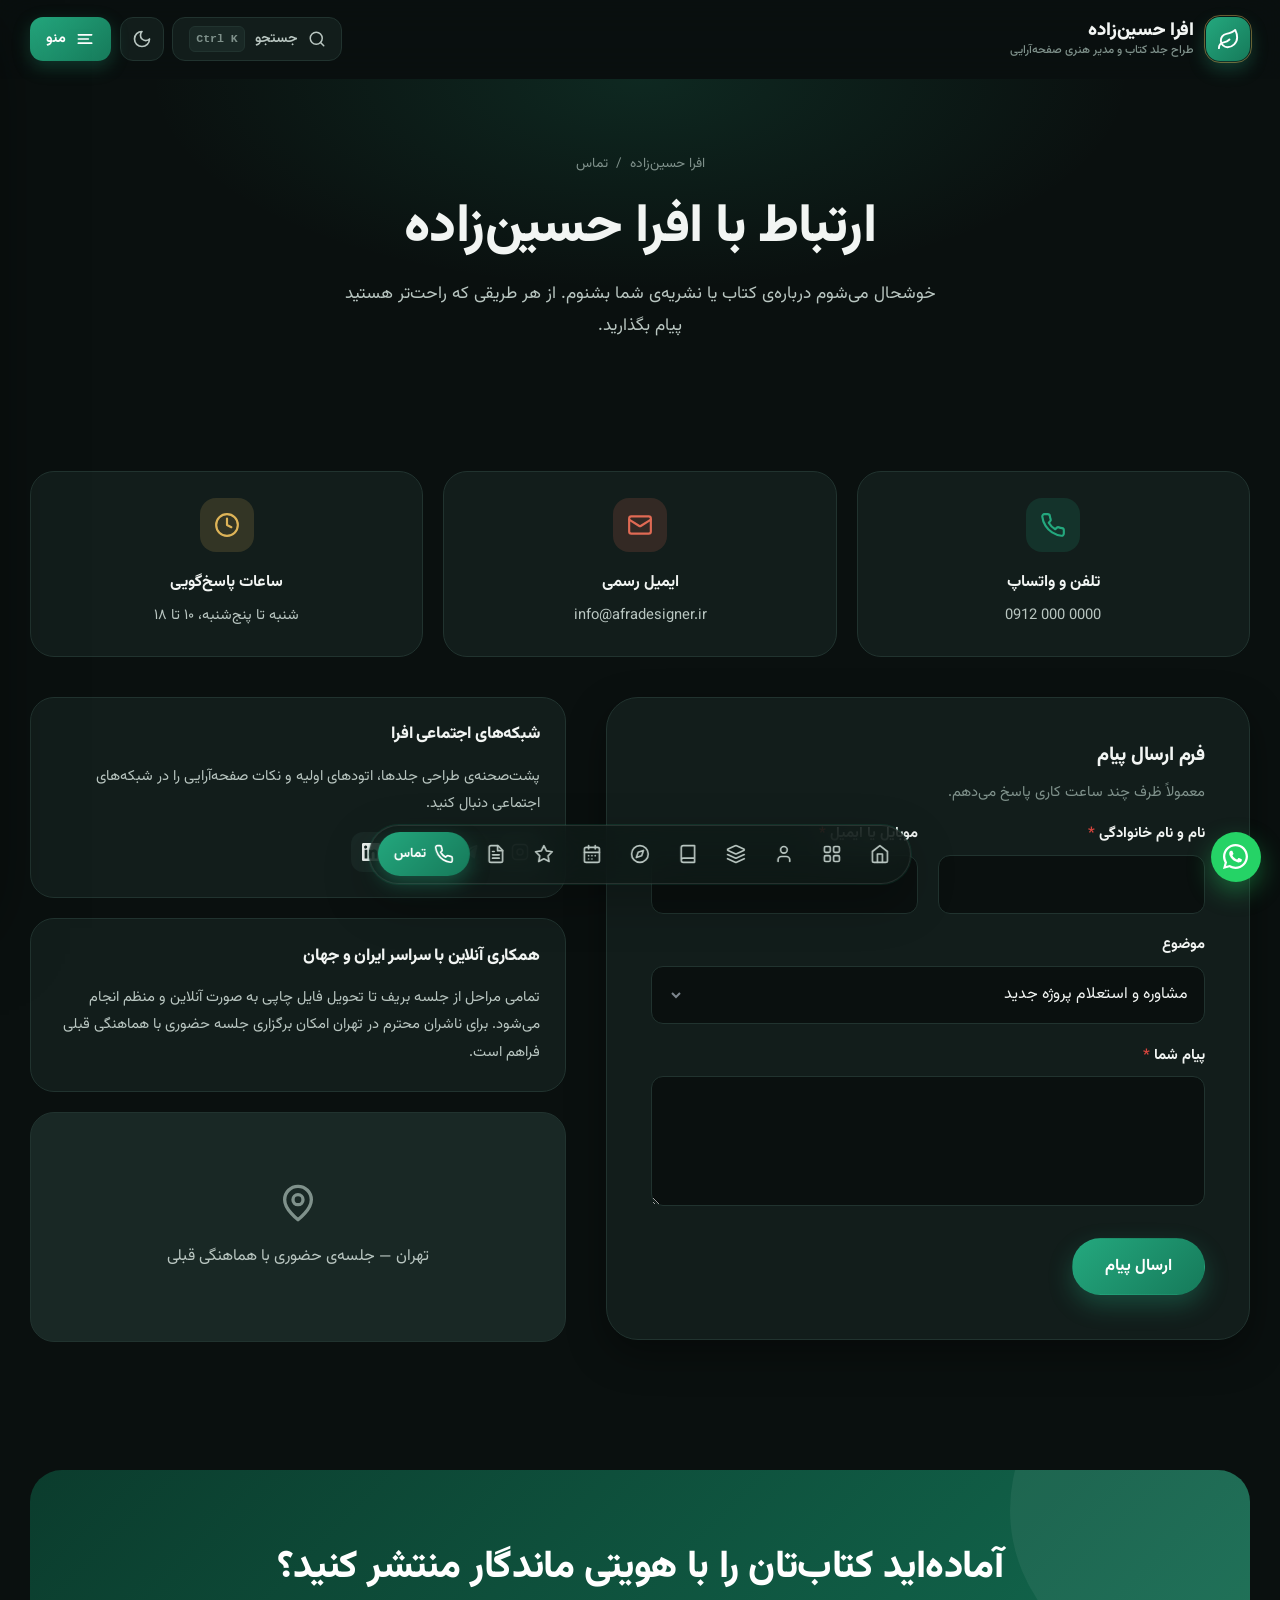
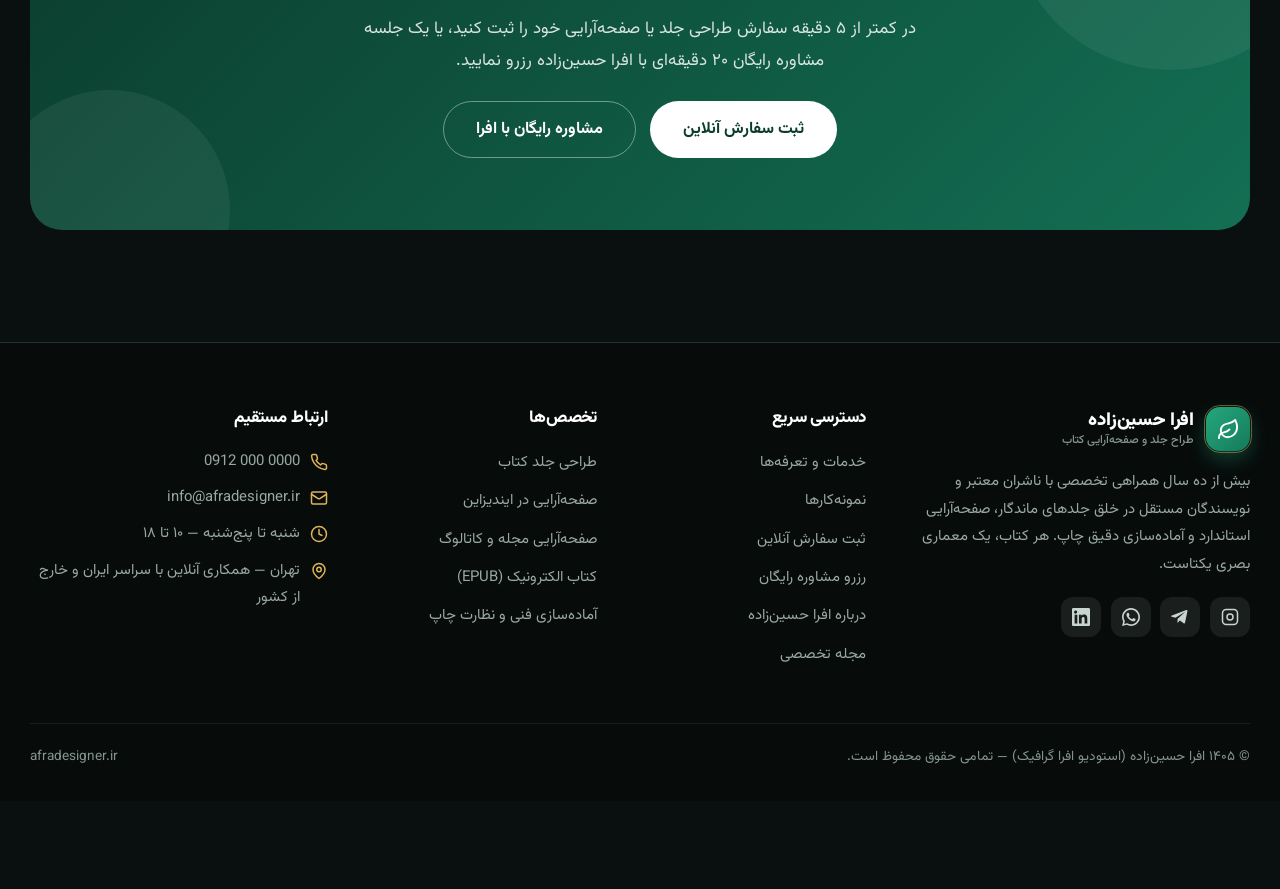
<file: contact.html>
<!DOCTYPE html>
<html lang="fa" dir="rtl" data-theme="dark">
<head>
<meta charset="UTF-8">
<meta name="viewport" content="width=device-width, initial-scale=1">
<title>تماس با من | افرا حسین‌زاده — طراح جلد و صفحه‌آرایی کتاب</title>
<meta name="description" content="راه‌های ارتباط مستقیم با افرا حسین‌زاده؛ تلفن، واتساپ، ایمیل و فرم تماس">
<meta name="theme-color" content="#11694e">
<meta property="og:title" content="تماس با من | افرا حسین‌زاده">
<meta property="og:description" content="راه‌های ارتباط مستقیم با افرا حسین‌زاده؛ تلفن، واتساپ، ایمیل و فرم تماس">
<meta property="og:type" content="website">
<meta property="og:image" content="assets/afra-hosseinzadeh.png">
<link rel="icon" href="data:image/svg+xml,%3Csvg xmlns='http://www.w3.org/2000/svg' viewBox='0 0 64 64'%3E%3Crect width='64' height='64' rx='16' fill='%2311694e'/%3E%3Cpath d='M32 50A18 18 0 0 1 29 14c14-3 18-4 23-10 2 5 5 10 5 20 0 14-12 26-25 26Z' fill='%23fff'/%3E%3C/svg%3E">
<link rel="preconnect" href="https://fonts.googleapis.com">
<link rel="preconnect" href="https://fonts.gstatic.com" crossorigin>
<link href="https://fonts.googleapis.com/css2?family=Vazirmatn:wght@400;500;600;700;800;900&display=swap" rel="stylesheet">
<script>(function(){try{var t=localStorage.getItem("afra-theme");document.documentElement.dataset.theme=t||"dark";}catch(e){}})();</script>
<link rel="stylesheet" href="css/style.css">
</head>
<body>
<div class="dock-progress" aria-hidden="true"></div>
<div class="sec-transition-veil" aria-hidden="true"></div>

<header class="header">
  <div class="container nav">
    <a href="index.html" class="logo" aria-label="افرا حسین‌زاده — صفحه اصلی">
      <span class="logo-mark"><svg viewBox="0 0 24 24" fill="none" stroke="currentColor" stroke-width="2" stroke-linecap="round" stroke-linejoin="round"><path d="M11 20A7 7 0 0 1 9.8 6.1C15.5 5 17 4.48 19 2c1 2 2 4.18 2 8 0 5.5-4.78 10-10 10Z"/><path d="M2 21c0-3 1.85-5.36 5.08-6C9.5 14.52 12 13 13 12"/></svg></span>
      <span class="logo-text"><b>افرا حسین‌زاده</b><small>طراح جلد کتاب و مدیر هنری صفحه‌آرایی</small></span>
    </a>
    <div class="nav-actions">
      <button type="button" class="search-btn" data-search-open aria-label="جستجو در سایت">
        <svg viewBox="0 0 24 24" fill="none" stroke="currentColor" stroke-width="2" stroke-linecap="round" stroke-linejoin="round"><circle cx="11" cy="11" r="8"/><path d="m21 21-4.3-4.3"/></svg>
        <span>جستجو</span>
        <kbd>Ctrl K</kbd>
      </button>
      <button type="button" class="icon-btn theme-toggle" data-theme-toggle aria-label="تغییر حالت روشن و تاریک">
        <svg class="ic-sun" viewBox="0 0 24 24" fill="none" stroke="currentColor" stroke-width="2" stroke-linecap="round" stroke-linejoin="round"><circle cx="12" cy="12" r="4"/><path d="M12 2v2M12 20v2M4.93 4.93l1.41 1.41M17.66 17.66l1.41 1.41M2 12h2M20 12h2M6.34 17.66l-1.41 1.41M19.07 4.93l-1.41 1.41"/></svg><svg class="ic-moon" viewBox="0 0 24 24" fill="none" stroke="currentColor" stroke-width="2" stroke-linecap="round" stroke-linejoin="round"><path d="M12 3a6 6 0 0 0 9 9 9 9 0 1 1-9-9Z"/></svg>
      </button>
      <button type="button" class="burger-btn" data-menu-open aria-label="باز کردن منوی فهرست صفحات">
        <svg viewBox="0 0 24 24" fill="none" stroke="currentColor" stroke-width="2" stroke-linecap="round"><path d="M4 7h16M4 12h12M4 17h16"/></svg>
        <span>منو</span>
      </button>
    </div>
  </div>
</header>

<div class="drawer-backdrop" aria-hidden="true"></div>
<aside class="nav-drawer" aria-hidden="true" aria-label="منوی اصلی سایت">
  <div class="top">
    <a href="index.html" class="logo">
      <span class="logo-mark"><svg viewBox="0 0 24 24" fill="none" stroke="currentColor" stroke-width="2" stroke-linecap="round" stroke-linejoin="round"><path d="M11 20A7 7 0 0 1 9.8 6.1C15.5 5 17 4.48 19 2c1 2 2 4.18 2 8 0 5.5-4.78 10-10 10Z"/><path d="M2 21c0-3 1.85-5.36 5.08-6C9.5 14.52 12 13 13 12"/></svg></span>
      <span class="logo-text"><b>افرا حسین‌زاده</b><small>برند شخصی طراحی و نشر</small></span>
    </a>
    <button type="button" class="icon-btn" data-menu-close aria-label="بستن منو"><svg viewBox="0 0 24 24" fill="none" stroke="currentColor" stroke-width="2" stroke-linecap="round"><path d="M18 6 6 18M6 6l12 12"/></svg></button>
  </div>
  <div class="drawer-profile">
    <img src="assets/afra-hosseinzadeh.png" alt="افرا حسین‌زاده" width="614" height="820">
    <div>
      <b>افرا حسین‌زاده</b>
      <small>۱۰+ سال تجربه • +۴۵۰ کتاب منتشرشده</small>
    </div>
  </div>
  <div class="drawer-lbl">دسترسی به صفحات قالب</div>
  <nav><a href="index.html"><span class="link-main"><svg viewBox="0 0 24 24" fill="none" stroke="currentColor" stroke-width="2" stroke-linecap="round" stroke-linejoin="round"><path d="m3 9 9-7 9 7v11a2 2 0 0 1-2 2H5a2 2 0 0 1-2-2z"/><polyline points="9 22 9 12 15 12 15 22"/></svg><span>خانه و معرفی برند</span></span><span class="arr"><svg viewBox="0 0 24 24" fill="none" stroke="currentColor" stroke-width="2" stroke-linecap="round" stroke-linejoin="round"><path d="M19 12H5"/><path d="m12 19-7-7 7-7"/></svg></span></a><a href="services.html"><span class="link-main"><svg viewBox="0 0 24 24" fill="none" stroke="currentColor" stroke-width="2" stroke-linecap="round" stroke-linejoin="round"><path d="m12.83 2.18a2 2 0 0 0-1.66 0L2.6 6.08a1 1 0 0 0 0 1.83l8.58 3.91a2 2 0 0 0 1.66 0l8.58-3.9a1 1 0 0 0 0-1.83Z"/><path d="m22 17.65-9.17 4.16a2 2 0 0 1-1.66 0L2 17.65"/><path d="m22 12.65-9.17 4.16a2 2 0 0 1-1.66 0L2 12.65"/></svg><span>خدمات و تعرفه‌ها</span></span><span class="arr"><svg viewBox="0 0 24 24" fill="none" stroke="currentColor" stroke-width="2" stroke-linecap="round" stroke-linejoin="round"><path d="M19 12H5"/><path d="m12 19-7-7 7-7"/></svg></span></a><a href="portfolio.html"><span class="link-main"><svg viewBox="0 0 24 24" fill="none" stroke="currentColor" stroke-width="2" stroke-linecap="round" stroke-linejoin="round"><path d="M4 19.5v-15A2.5 2.5 0 0 1 6.5 2H20v20H6.5a2.5 2.5 0 0 1 0-5H20"/></svg><span>گالری نمونه‌کارها</span></span><span class="arr"><svg viewBox="0 0 24 24" fill="none" stroke="currentColor" stroke-width="2" stroke-linecap="round" stroke-linejoin="round"><path d="M19 12H5"/><path d="m12 19-7-7 7-7"/></svg></span></a><a href="order.html"><span class="link-main"><svg viewBox="0 0 24 24" fill="none" stroke="currentColor" stroke-width="2" stroke-linecap="round" stroke-linejoin="round"><path d="M6 2 3 6v14a2 2 0 0 0 2 2h14a2 2 0 0 0 2-2V6l-3-4Z"/><path d="M3 6h18"/><path d="M16 10a4 4 0 0 1-8 0"/></svg><span>ثبت سفارش آنلاین</span></span><span class="arr"><svg viewBox="0 0 24 24" fill="none" stroke="currentColor" stroke-width="2" stroke-linecap="round" stroke-linejoin="round"><path d="M19 12H5"/><path d="m12 19-7-7 7-7"/></svg></span></a><a href="consult.html"><span class="link-main"><svg viewBox="0 0 24 24" fill="none" stroke="currentColor" stroke-width="2" stroke-linecap="round" stroke-linejoin="round"><rect width="18" height="18" x="3" y="4" rx="2"/><line x1="16" x2="16" y1="2" y2="6"/><line x1="8" x2="8" y1="2" y2="6"/><line x1="3" x2="21" y1="10" y2="10"/><path d="M8 14h.01M12 14h.01M16 14h.01M8 18h.01M12 18h.01"/></svg><span>رزرو مشاوره رایگان</span></span><span class="arr"><svg viewBox="0 0 24 24" fill="none" stroke="currentColor" stroke-width="2" stroke-linecap="round" stroke-linejoin="round"><path d="M19 12H5"/><path d="m12 19-7-7 7-7"/></svg></span></a><a href="about.html"><span class="link-main"><svg viewBox="0 0 24 24" fill="none" stroke="currentColor" stroke-width="2" stroke-linecap="round" stroke-linejoin="round"><path d="M19 21v-2a4 4 0 0 0-4-4H9a4 4 0 0 0-4 4v2"/><circle cx="12" cy="7" r="4"/></svg><span>درباره افرا حسین‌زاده</span></span><span class="arr"><svg viewBox="0 0 24 24" fill="none" stroke="currentColor" stroke-width="2" stroke-linecap="round" stroke-linejoin="round"><path d="M19 12H5"/><path d="m12 19-7-7 7-7"/></svg></span></a><a href="blog.html"><span class="link-main"><svg viewBox="0 0 24 24" fill="none" stroke="currentColor" stroke-width="2" stroke-linecap="round" stroke-linejoin="round"><path d="M14.5 2H6a2 2 0 0 0-2 2v16a2 2 0 0 0 2 2h12a2 2 0 0 0 2-2V7.5L14.5 2z"/><polyline points="14 2 14 8 20 8"/><line x1="16" x2="8" y1="13" y2="13"/><line x1="16" x2="8" y1="17" y2="17"/><line x1="10" x2="8" y1="9" y2="9"/></svg><span>مجله تخصصی نشر</span></span><span class="arr"><svg viewBox="0 0 24 24" fill="none" stroke="currentColor" stroke-width="2" stroke-linecap="round" stroke-linejoin="round"><path d="M19 12H5"/><path d="m12 19-7-7 7-7"/></svg></span></a><a href="contact.html"><span class="link-main"><svg viewBox="0 0 24 24" fill="none" stroke="currentColor" stroke-width="2" stroke-linecap="round" stroke-linejoin="round"><path d="M22 16.92v3a2 2 0 0 1-2.18 2 19.79 19.79 0 0 1-8.63-3.07 19.5 19.5 0 0 1-6-6 19.79 19.79 0 0 1-3.07-8.67A2 2 0 0 1 4.11 2h3a2 2 0 0 1 2 1.72c.127.96.361 1.903.7 2.81a2 2 0 0 1-.45 2.11L8.09 9.91a16 16 0 0 0 6 6l1.27-1.27a2 2 0 0 1 2.11-.45c.907.339 1.85.573 2.81.7A2 2 0 0 1 22 16.92z"/></svg><span>تماس با من</span></span><span class="arr"><svg viewBox="0 0 24 24" fill="none" stroke="currentColor" stroke-width="2" stroke-linecap="round" stroke-linejoin="round"><path d="M19 12H5"/><path d="m12 19-7-7 7-7"/></svg></span></a></nav>
  <div class="bottom">
    <a href="order.html" class="btn btn-primary btn-block">ثبت سفارش آنلاین پروژه</a>
    <a href="consult.html" class="btn btn-outline btn-block">رزرو جلسه مشاوره رایگان</a>
    <div class="drawer-socials">
      <a href="https://instagram.com" target="_blank" rel="noopener" aria-label="اینستاگرام"><svg viewBox="0 0 24 24" fill="none" stroke="currentColor" stroke-width="2"><rect width="20" height="20" x="2" y="2" rx="5"/><circle cx="12" cy="12" r="4"/><path d="M17.5 6.5h.01"/></svg></a>
      <a href="https://t.me" target="_blank" rel="noopener" aria-label="تلگرام"><svg viewBox="0 0 24 24" fill="currentColor"><path d="M21.9 4.4 18.7 19.6c-.2 1-.9 1.3-1.8.8l-5-3.7-2.4 2.3c-.3.3-.5.5-1 .5l.4-5.1L18 6.1c.4-.4-.1-.6-.6-.2L5.9 13.1 1 11.6c-1.1-.3-1.1-1.1.2-1.6L20.5 2.6c.9-.3 1.7.2 1.4 1.8"/></svg></a>
      <a href="https://wa.me/989120000000" target="_blank" rel="noopener" aria-label="واتساپ"><svg viewBox="0 0 24 24" fill="currentColor"><path d="M17.5 14.4c-.3-.1-1.8-.9-2-1-.3-.1-.5-.1-.7.1-.2.3-.8 1-.9 1.2-.2.2-.3.2-.6.1-.3-.1-1.3-.5-2.4-1.5-.9-.8-1.5-1.8-1.7-2.1-.2-.3 0-.5.1-.6l.4-.5c.1-.2.2-.3.3-.5.1-.2 0-.4 0-.5-.1-.1-.7-1.6-.9-2.2-.2-.6-.5-.5-.7-.5h-.6c-.2 0-.5.1-.8.4-.3.3-1 1-1 2.5s1.1 2.9 1.2 3.1c.1.2 2.1 3.2 5.1 4.5.7.3 1.3.5 1.7.6.7.2 1.4.2 1.9.1.6-.1 1.8-.7 2-1.4.2-.7.2-1.3.2-1.4-.1-.2-.3-.3-.6-.4M12 21.8c-1.8 0-3.5-.5-5-1.4l-.4-.2-3.7 1 1-3.6-.2-.4A9.8 9.8 0 0 1 2.2 12C2.2 6.6 6.6 2.2 12 2.2S21.8 6.6 21.8 12 17.4 21.8 12 21.8M12 0C5.4 0 0 5.4 0 12c0 2.1.6 4.2 1.6 6L0 24l6.2-1.6c1.8 1 3.8 1.5 5.8 1.5 6.6 0 12-5.4 12-12S18.6 0 12 0"/></svg></a>
      <a href="https://linkedin.com" target="_blank" rel="noopener" aria-label="لینکدین"><svg viewBox="0 0 24 24" fill="currentColor"><path d="M20.4 20.5h-3.6v-5.6c0-1.3 0-3-1.8-3s-2.1 1.4-2.1 2.9v5.7H9.3V9h3.4v1.6c.5-.9 1.6-1.8 3.4-1.8 3.6 0 4.3 2.4 4.3 5.5v6.2ZM5.3 7.4a2.1 2.1 0 1 1 0-4.1 2.1 2.1 0 0 1 0 4.1M7.1 20.5H3.5V9h3.6ZM22.2 0H1.8C.8 0 0 .8 0 1.7v20.5c0 1 .8 1.8 1.8 1.8h20.4c1 0 1.8-.8 1.8-1.8V1.7C24 .8 23.2 0 22.2 0"/></svg></a>
    </div>
  </div>
</aside>

<div class="search-modal" id="search-modal" aria-hidden="true" role="dialog" aria-label="جستجوی سایت">
  <div class="search-dialog">
    <div class="search-bar">
      <svg viewBox="0 0 24 24" fill="none" stroke="currentColor" stroke-width="2" stroke-linecap="round" stroke-linejoin="round"><circle cx="11" cy="11" r="8"/><path d="m21 21-4.3-4.3"/></svg>
      <input type="search" id="search-input" placeholder="جستجو در خدمات، نمونه‌کارها، مقالات و بخش‌ها…" autocomplete="off">
      <button type="button" class="close-esc" data-search-close>ESC</button>
    </div>
    <div class="search-tags">
      <small>پیشنهاد سریع:</small>
      <button type="button" class="search-tag" data-search-tag="طراحی جلد">طراحی جلد</button>
      <button type="button" class="search-tag" data-search-tag="صفحه‌آرایی">صفحه‌آرایی</button>
      <button type="button" class="search-tag" data-search-tag="تعرفه">ماشین‌حساب تعرفه</button>
      <button type="button" class="search-tag" data-search-tag="مشاوره">مشاوره رایگان</button>
      <button type="button" class="search-tag" data-search-tag="EPUB">کتاب الکترونیک</button>
    </div>
    <div class="search-results" id="search-results"></div>
  </div>
</div>
<main>

<section class="page-hero text-center">
  <div class="container">
    <nav class="breadcrumb"><a href="index.html">افرا حسین‌زاده</a><span>/</span><span>تماس</span></nav>
    <h1>ارتباط با افرا حسین‌زاده</h1>
    <p>خوشحال می‌شوم درباره‌ی کتاب یا نشریه‌ی شما بشنوم. از هر طریقی که راحت‌تر هستید پیام بگذارید.</p>
  </div>
</section>

<section class="section--tight">
  <div class="container">
    <div class="contact-cards">
      <a href="tel:+989120000000" class="ccard reveal"><span class="ic"><svg viewBox="0 0 24 24" fill="none" stroke="currentColor" stroke-width="2" stroke-linecap="round" stroke-linejoin="round"><path d="M22 16.92v3a2 2 0 0 1-2.18 2 19.79 19.79 0 0 1-8.63-3.07 19.5 19.5 0 0 1-6-6 19.79 19.79 0 0 1-3.07-8.67A2 2 0 0 1 4.11 2h3a2 2 0 0 1 2 1.72c.127.96.361 1.903.7 2.81a2 2 0 0 1-.45 2.11L8.09 9.91a16 16 0 0 0 6 6l1.27-1.27a2 2 0 0 1 2.11-.45c.907.339 1.85.573 2.81.7A2 2 0 0 1 22 16.92z"/></svg></span><b>تلفن و واتساپ</b><span>0912 000 0000</span></a>
      <a href="mailto:info@afradesigner.ir" class="ccard reveal" data-delay="1"><span class="ic" style="background:var(--c-terra-light);color:var(--c-terra)"><svg viewBox="0 0 24 24" fill="none" stroke="currentColor" stroke-width="2" stroke-linecap="round" stroke-linejoin="round"><rect width="20" height="16" x="2" y="4" rx="2"/><path d="m22 7-8.97 5.7a1.94 1.94 0 0 1-2.06 0L2 7"/></svg></span><b>ایمیل رسمی</b><span>info@afradesigner.ir</span></a>
      <div class="ccard reveal" data-delay="2"><span class="ic" style="background:var(--c-gold-light);color:var(--c-gold)"><svg viewBox="0 0 24 24" fill="none" stroke="currentColor" stroke-width="2" stroke-linecap="round" stroke-linejoin="round"><circle cx="12" cy="12" r="10"/><path d="M12 6v6l4 2"/></svg></span><b>ساعات پاسخ‌گویی</b><span style="direction:rtl">شنبه تا پنج‌شنبه، ۱۰ تا ۱۸</span></div>
    </div>
    <div class="two-col" style="grid-template-columns:1.2fr 1fr">
      <form class="form-card" data-simple="پیام شما ارسال شد؛ به‌زودی پاسخ می‌دهیم ✅" novalidate>
        <h3>فرم ارسال پیام</h3>
        <p class="muted" style="font-size:.92rem">معمولاً ظرف چند ساعت کاری پاسخ می‌دهم.</p>
        <div class="form-grid">
          <div class="field"><label>نام و نام خانوادگی <span class="req">*</span></label><input name="name" required><div class="err">نام را وارد کنید</div></div>
          <div class="field"><label>موبایل یا ایمیل <span class="req">*</span></label><input name="contact" required style="direction:ltr;text-align:right"><div class="err">راه ارتباطی را وارد کنید</div></div>
          <div class="field full"><label>موضوع</label><select name="subject"><option>مشاوره و استعلام پروژه جدید</option><option>پیگیری سفارش ثبت‌شده</option><option>همکاری دوره‌ای انتشارات</option><option>پیشنهاد همکاری تخصصی</option><option>سایر</option></select></div>
          <div class="field full"><label>پیام شما <span class="req">*</span></label><textarea name="message" required></textarea><div class="err">متن پیام را وارد کنید</div></div>
        </div>
        <div style="margin-top:1.25rem"><button type="submit" class="btn btn-primary btn-lg">ارسال پیام</button></div>
      </form>
      <div>
        <div class="side-card">
          <h3>شبکه‌های اجتماعی افرا</h3>
          <p style="font-size:.92rem">پشت‌صحنه‌ی طراحی جلدها، اتودهای اولیه و نکات صفحه‌آرایی را در شبکه‌های اجتماعی دنبال کنید.</p>
          <div class="socials" style="margin-top:.5rem">
            <a href="https://instagram.com" target="_blank" rel="noopener" aria-label="اینستاگرام" style="background:var(--c-surface-2);color:var(--c-ink)"><svg viewBox="0 0 24 24" fill="none" stroke="currentColor" stroke-width="2"><rect width="20" height="20" x="2" y="2" rx="5"/><circle cx="12" cy="12" r="4"/><path d="M17.5 6.5h.01"/></svg></a>
            <a href="https://t.me" target="_blank" rel="noopener" aria-label="تلگرام" style="background:var(--c-surface-2);color:var(--c-ink)"><svg viewBox="0 0 24 24" fill="currentColor"><path d="M21.9 4.4 18.7 19.6c-.2 1-.9 1.3-1.8.8l-5-3.7-2.4 2.3c-.3.3-.5.5-1 .5l.4-5.1L18 6.1c.4-.4-.1-.6-.6-.2L5.9 13.1 1 11.6c-1.1-.3-1.1-1.1.2-1.6L20.5 2.6c.9-.3 1.7.2 1.4 1.8"/></svg></a>
            <a href="https://wa.me/989120000000" target="_blank" rel="noopener" aria-label="واتساپ" style="background:var(--c-surface-2);color:var(--c-ink)"><svg viewBox="0 0 24 24" fill="currentColor"><path d="M17.5 14.4c-.3-.1-1.8-.9-2-1-.3-.1-.5-.1-.7.1-.2.3-.8 1-.9 1.2-.2.2-.3.2-.6.1-.3-.1-1.3-.5-2.4-1.5-.9-.8-1.5-1.8-1.7-2.1-.2-.3 0-.5.1-.6l.4-.5c.1-.2.2-.3.3-.5.1-.2 0-.4 0-.5-.1-.1-.7-1.6-.9-2.2-.2-.6-.5-.5-.7-.5h-.6c-.2 0-.5.1-.8.4-.3.3-1 1-1 2.5s1.1 2.9 1.2 3.1c.1.2 2.1 3.2 5.1 4.5.7.3 1.3.5 1.7.6.7.2 1.4.2 1.9.1.6-.1 1.8-.7 2-1.4.2-.7.2-1.3.2-1.4-.1-.2-.3-.3-.6-.4M12 21.8c-1.8 0-3.5-.5-5-1.4l-.4-.2-3.7 1 1-3.6-.2-.4A9.8 9.8 0 0 1 2.2 12C2.2 6.6 6.6 2.2 12 2.2S21.8 6.6 21.8 12 17.4 21.8 12 21.8M12 0C5.4 0 0 5.4 0 12c0 2.1.6 4.2 1.6 6L0 24l6.2-1.6c1.8 1 3.8 1.5 5.8 1.5 6.6 0 12-5.4 12-12S18.6 0 12 0"/></svg></a>
            <a href="https://linkedin.com" target="_blank" rel="noopener" aria-label="لینکدین" style="background:var(--c-surface-2);color:var(--c-ink)"><svg viewBox="0 0 24 24" fill="currentColor"><path d="M20.4 20.5h-3.6v-5.6c0-1.3 0-3-1.8-3s-2.1 1.4-2.1 2.9v5.7H9.3V9h3.4v1.6c.5-.9 1.6-1.8 3.4-1.8 3.6 0 4.3 2.4 4.3 5.5v6.2ZM5.3 7.4a2.1 2.1 0 1 1 0-4.1 2.1 2.1 0 0 1 0 4.1M7.1 20.5H3.5V9h3.6ZM22.2 0H1.8C.8 0 0 .8 0 1.7v20.5c0 1 .8 1.8 1.8 1.8h20.4c1 0 1.8-.8 1.8-1.8V1.7C24 .8 23.2 0 22.2 0"/></svg></a>
          </div>
        </div>
        <div class="side-card">
          <h3>همکاری آنلاین با سراسر ایران و جهان</h3>
          <p style="font-size:.92rem;margin:0">تمامی مراحل از جلسه بریف تا تحویل فایل چاپی به صورت آنلاین و منظم انجام می‌شود. برای ناشران محترم در تهران امکان برگزاری جلسه حضوری با هماهنگی قبلی فراهم است.</p>
        </div>
        <div class="map-box" style="margin-top:1.25rem">
          <div class="text-center" style="padding:1rem"><svg width="40" height="40" viewBox="0 0 24 24" fill="none" stroke="currentColor" stroke-width="2" stroke-linecap="round" stroke-linejoin="round"><path d="M20 10c0 6-8 12-8 12s-8-6-8-12a8 8 0 0 1 16 0Z"/><circle cx="12" cy="10" r="3"/></svg><p style="margin:.5rem 0 0">تهران — جلسه‌ی حضوری با هماهنگی قبلی</p></div>
        </div>
      </div>
    </div>
  </div>
</section>

<section class="section--tight">
  <div class="container">
    <div class="cta reveal">
      <h2>آماده‌اید کتاب‌تان را با هویتی ماندگار منتشر کنید؟</h2>
      <p>در کمتر از ۵ دقیقه سفارش طراحی جلد یا صفحه‌آرایی خود را ثبت کنید، یا یک جلسه مشاوره رایگان ۲۰ دقیقه‌ای با افرا حسین‌زاده رزرو نمایید.</p>
      <div class="actions">
        <a href="order.html" class="btn btn-primary btn-lg">ثبت سفارش آنلاین</a>
        <a href="consult.html" class="btn btn-outline btn-lg">مشاوره رایگان با افرا</a>
      </div>
    </div>
  </div>
</section>


</main>
<footer class="footer">
  <div class="container">
    <div class="footer-grid">
      <div>
        <a href="index.html" class="logo">
          <span class="logo-mark"><svg viewBox="0 0 24 24" fill="none" stroke="currentColor" stroke-width="2" stroke-linecap="round" stroke-linejoin="round"><path d="M11 20A7 7 0 0 1 9.8 6.1C15.5 5 17 4.48 19 2c1 2 2 4.18 2 8 0 5.5-4.78 10-10 10Z"/><path d="M2 21c0-3 1.85-5.36 5.08-6C9.5 14.52 12 13 13 12"/></svg></span>
          <span class="logo-text"><b>افرا حسین‌زاده</b><small>طراح جلد و صفحه‌آرایی کتاب</small></span>
        </a>
        <p style="margin-top:1rem">بیش از ده سال همراهی تخصصی با ناشران معتبر و نویسندگان مستقل در خلق جلدهای ماندگار، صفحه‌آرایی استاندارد و آماده‌سازی دقیق چاپ. هر کتاب، یک معماری بصری یکتاست.</p>
        <div class="socials">
          <a href="https://instagram.com" target="_blank" rel="noopener" aria-label="اینستاگرام"><svg viewBox="0 0 24 24" fill="none" stroke="currentColor" stroke-width="2"><rect width="20" height="20" x="2" y="2" rx="5"/><circle cx="12" cy="12" r="4"/><path d="M17.5 6.5h.01"/></svg></a>
          <a href="https://t.me" target="_blank" rel="noopener" aria-label="تلگرام"><svg viewBox="0 0 24 24" fill="currentColor"><path d="M21.9 4.4 18.7 19.6c-.2 1-.9 1.3-1.8.8l-5-3.7-2.4 2.3c-.3.3-.5.5-1 .5l.4-5.1L18 6.1c.4-.4-.1-.6-.6-.2L5.9 13.1 1 11.6c-1.1-.3-1.1-1.1.2-1.6L20.5 2.6c.9-.3 1.7.2 1.4 1.8"/></svg></a>
          <a href="https://wa.me/989120000000" target="_blank" rel="noopener" aria-label="واتساپ"><svg viewBox="0 0 24 24" fill="currentColor"><path d="M17.5 14.4c-.3-.1-1.8-.9-2-1-.3-.1-.5-.1-.7.1-.2.3-.8 1-.9 1.2-.2.2-.3.2-.6.1-.3-.1-1.3-.5-2.4-1.5-.9-.8-1.5-1.8-1.7-2.1-.2-.3 0-.5.1-.6l.4-.5c.1-.2.2-.3.3-.5.1-.2 0-.4 0-.5-.1-.1-.7-1.6-.9-2.2-.2-.6-.5-.5-.7-.5h-.6c-.2 0-.5.1-.8.4-.3.3-1 1-1 2.5s1.1 2.9 1.2 3.1c.1.2 2.1 3.2 5.1 4.5.7.3 1.3.5 1.7.6.7.2 1.4.2 1.9.1.6-.1 1.8-.7 2-1.4.2-.7.2-1.3.2-1.4-.1-.2-.3-.3-.6-.4M12 21.8c-1.8 0-3.5-.5-5-1.4l-.4-.2-3.7 1 1-3.6-.2-.4A9.8 9.8 0 0 1 2.2 12C2.2 6.6 6.6 2.2 12 2.2S21.8 6.6 21.8 12 17.4 21.8 12 21.8M12 0C5.4 0 0 5.4 0 12c0 2.1.6 4.2 1.6 6L0 24l6.2-1.6c1.8 1 3.8 1.5 5.8 1.5 6.6 0 12-5.4 12-12S18.6 0 12 0"/></svg></a>
          <a href="https://linkedin.com" target="_blank" rel="noopener" aria-label="لینکدین"><svg viewBox="0 0 24 24" fill="currentColor"><path d="M20.4 20.5h-3.6v-5.6c0-1.3 0-3-1.8-3s-2.1 1.4-2.1 2.9v5.7H9.3V9h3.4v1.6c.5-.9 1.6-1.8 3.4-1.8 3.6 0 4.3 2.4 4.3 5.5v6.2ZM5.3 7.4a2.1 2.1 0 1 1 0-4.1 2.1 2.1 0 0 1 0 4.1M7.1 20.5H3.5V9h3.6ZM22.2 0H1.8C.8 0 0 .8 0 1.7v20.5c0 1 .8 1.8 1.8 1.8h20.4c1 0 1.8-.8 1.8-1.8V1.7C24 .8 23.2 0 22.2 0"/></svg></a>
        </div>
      </div>
      <div>
        <h4>دسترسی سریع</h4>
        <ul>
          <li><a href="services.html">خدمات و تعرفه‌ها</a></li>
          <li><a href="portfolio.html">نمونه‌کارها</a></li>
          <li><a href="order.html">ثبت سفارش آنلاین</a></li>
          <li><a href="consult.html">رزرو مشاوره رایگان</a></li>
          <li><a href="about.html">درباره افرا حسین‌زاده</a></li>
          <li><a href="blog.html">مجله تخصصی</a></li>
        </ul>
      </div>
      <div>
        <h4>تخصص‌ها</h4>
        <ul>
          <li><a href="services.html#cover">طراحی جلد کتاب</a></li>
          <li><a href="services.html#layout">صفحه‌آرایی در ایندیزاین</a></li>
          <li><a href="services.html#magazine">صفحه‌آرایی مجله و کاتالوگ</a></li>
          <li><a href="services.html#ebook">کتاب الکترونیک (EPUB)</a></li>
          <li><a href="services.html#print">آماده‌سازی فنی و نظارت چاپ</a></li>
        </ul>
      </div>
      <div>
        <h4>ارتباط مستقیم</h4>
        <ul class="contact-list">
          <li><svg viewBox="0 0 24 24" fill="none" stroke="currentColor" stroke-width="2" stroke-linecap="round" stroke-linejoin="round"><path d="M22 16.92v3a2 2 0 0 1-2.18 2 19.79 19.79 0 0 1-8.63-3.07 19.5 19.5 0 0 1-6-6 19.79 19.79 0 0 1-3.07-8.67A2 2 0 0 1 4.11 2h3a2 2 0 0 1 2 1.72c.127.96.361 1.903.7 2.81a2 2 0 0 1-.45 2.11L8.09 9.91a16 16 0 0 0 6 6l1.27-1.27a2 2 0 0 1 2.11-.45c.907.339 1.85.573 2.81.7A2 2 0 0 1 22 16.92z"/></svg><a href="tel:+989120000000" dir="ltr">0912 000 0000</a></li>
          <li><svg viewBox="0 0 24 24" fill="none" stroke="currentColor" stroke-width="2" stroke-linecap="round" stroke-linejoin="round"><rect width="20" height="16" x="2" y="4" rx="2"/><path d="m22 7-8.97 5.7a1.94 1.94 0 0 1-2.06 0L2 7"/></svg><a href="mailto:info@afradesigner.ir">info@afradesigner.ir</a></li>
          <li><svg viewBox="0 0 24 24" fill="none" stroke="currentColor" stroke-width="2" stroke-linecap="round" stroke-linejoin="round"><circle cx="12" cy="12" r="10"/><path d="M12 6v6l4 2"/></svg><span>شنبه تا پنج‌شنبه — ۱۰ تا ۱۸</span></li>
          <li><svg viewBox="0 0 24 24" fill="none" stroke="currentColor" stroke-width="2" stroke-linecap="round" stroke-linejoin="round"><path d="M20 10c0 6-8 12-8 12s-8-6-8-12a8 8 0 0 1 16 0Z"/><circle cx="12" cy="10" r="3"/></svg><span>تهران — همکاری آنلاین با سراسر ایران و خارج از کشور</span></li>
        </ul>
      </div>
    </div>
    <div class="footer-bottom">
      <span>© <span data-year></span> افرا حسین‌زاده (استودیو افرا گرافیک) — تمامی حقوق محفوظ است.</span>
      <span>afradesigner.ir</span>
    </div>
  </div>
</footer>

<nav class="section-dock" aria-label="ناوبری سریع بخش‌ها">
  <a href="index.html#hero" class="dock-item" data-sec="hero" data-tooltip="معرفی" aria-label="معرفی"><svg viewBox="0 0 24 24" fill="none" stroke="currentColor" stroke-width="2" stroke-linecap="round" stroke-linejoin="round"><path d="m3 9 9-7 9 7v11a2 2 0 0 1-2 2H5a2 2 0 0 1-2-2z"/><polyline points="9 22 9 12 15 12 15 22"/></svg><span class="dock-lbl">معرفی</span></a><a href="index.html#hub" class="dock-item" data-sec="hub" data-tooltip="اکوسیستم" aria-label="اکوسیستم"><svg viewBox="0 0 24 24" fill="none" stroke="currentColor" stroke-width="2" stroke-linecap="round" stroke-linejoin="round"><rect width="7" height="7" x="3" y="3" rx="1.5"/><rect width="7" height="7" x="14" y="3" rx="1.5"/><rect width="7" height="7" x="14" y="14" rx="1.5"/><rect width="7" height="7" x="3" y="14" rx="1.5"/></svg><span class="dock-lbl">اکوسیستم</span></a><a href="index.html#about" class="dock-item" data-sec="about" data-tooltip="درباره افرا" aria-label="درباره افرا"><svg viewBox="0 0 24 24" fill="none" stroke="currentColor" stroke-width="2" stroke-linecap="round" stroke-linejoin="round"><path d="M19 21v-2a4 4 0 0 0-4-4H9a4 4 0 0 0-4 4v2"/><circle cx="12" cy="7" r="4"/></svg><span class="dock-lbl">درباره افرا</span></a><a href="index.html#services" class="dock-item" data-sec="services" data-tooltip="خدمات" aria-label="خدمات"><svg viewBox="0 0 24 24" fill="none" stroke="currentColor" stroke-width="2" stroke-linecap="round" stroke-linejoin="round"><path d="m12.83 2.18a2 2 0 0 0-1.66 0L2.6 6.08a1 1 0 0 0 0 1.83l8.58 3.91a2 2 0 0 0 1.66 0l8.58-3.9a1 1 0 0 0 0-1.83Z"/><path d="m22 17.65-9.17 4.16a2 2 0 0 1-1.66 0L2 17.65"/><path d="m22 12.65-9.17 4.16a2 2 0 0 1-1.66 0L2 12.65"/></svg><span class="dock-lbl">خدمات</span></a><a href="index.html#portfolio" class="dock-item" data-sec="portfolio" data-tooltip="نمونه‌کارها" aria-label="نمونه‌کارها"><svg viewBox="0 0 24 24" fill="none" stroke="currentColor" stroke-width="2" stroke-linecap="round" stroke-linejoin="round"><path d="M4 19.5v-15A2.5 2.5 0 0 1 6.5 2H20v20H6.5a2.5 2.5 0 0 1 0-5H20"/></svg><span class="dock-lbl">نمونه‌کارها</span></a><a href="index.html#process" class="dock-item" data-sec="process" data-tooltip="فرآیند کار" aria-label="فرآیند کار"><svg viewBox="0 0 24 24" fill="none" stroke="currentColor" stroke-width="2" stroke-linecap="round" stroke-linejoin="round"><circle cx="12" cy="12" r="10"/><polygon points="16.24 7.76 14.12 14.12 7.76 16.24 9.88 9.88 16.24 7.76"/></svg><span class="dock-lbl">فرآیند کار</span></a><a href="index.html#consult" class="dock-item" data-sec="consult" data-tooltip="رزرو مشاوره" aria-label="رزرو مشاوره"><svg viewBox="0 0 24 24" fill="none" stroke="currentColor" stroke-width="2" stroke-linecap="round" stroke-linejoin="round"><rect width="18" height="18" x="3" y="4" rx="2"/><line x1="16" x2="16" y1="2" y2="6"/><line x1="8" x2="8" y1="2" y2="6"/><line x1="3" x2="21" y1="10" y2="10"/><path d="M8 14h.01M12 14h.01M16 14h.01M8 18h.01M12 18h.01"/></svg><span class="dock-lbl">رزرو مشاوره</span></a><a href="index.html#testimonials" class="dock-item" data-sec="testimonials" data-tooltip="نظرات" aria-label="نظرات"><svg viewBox="0 0 24 24" fill="none" stroke="currentColor" stroke-width="2" stroke-linecap="round" stroke-linejoin="round"><polygon points="12 2 15.09 8.26 22 9.27 17 14.14 18.18 21.02 12 17.77 5.82 21.02 7 14.14 2 9.27 8.91 8.26 12 2"/></svg><span class="dock-lbl">نظرات</span></a><a href="index.html#blog" class="dock-item" data-sec="blog" data-tooltip="مجله" aria-label="مجله"><svg viewBox="0 0 24 24" fill="none" stroke="currentColor" stroke-width="2" stroke-linecap="round" stroke-linejoin="round"><path d="M14.5 2H6a2 2 0 0 0-2 2v16a2 2 0 0 0 2 2h12a2 2 0 0 0 2-2V7.5L14.5 2z"/><polyline points="14 2 14 8 20 8"/><line x1="16" x2="8" y1="13" y2="13"/><line x1="16" x2="8" y1="17" y2="17"/><line x1="10" x2="8" y1="9" y2="9"/></svg><span class="dock-lbl">مجله</span></a><a href="index.html#contact" class="dock-item" data-sec="contact" data-tooltip="تماس" aria-label="تماس"><svg viewBox="0 0 24 24" fill="none" stroke="currentColor" stroke-width="2" stroke-linecap="round" stroke-linejoin="round"><path d="M22 16.92v3a2 2 0 0 1-2.18 2 19.79 19.79 0 0 1-8.63-3.07 19.5 19.5 0 0 1-6-6 19.79 19.79 0 0 1-3.07-8.67A2 2 0 0 1 4.11 2h3a2 2 0 0 1 2 1.72c.127.96.361 1.903.7 2.81a2 2 0 0 1-.45 2.11L8.09 9.91a16 16 0 0 0 6 6l1.27-1.27a2 2 0 0 1 2.11-.45c.907.339 1.85.573 2.81.7A2 2 0 0 1 22 16.92z"/></svg><span class="dock-lbl">تماس</span></a>
</nav>

<a href="https://wa.me/989120000000" class="fab-wa" target="_blank" rel="noopener" aria-label="گفتگو در واتساپ"><svg viewBox="0 0 24 24" fill="currentColor"><path d="M17.5 14.4c-.3-.1-1.8-.9-2-1-.3-.1-.5-.1-.7.1-.2.3-.8 1-.9 1.2-.2.2-.3.2-.6.1-.3-.1-1.3-.5-2.4-1.5-.9-.8-1.5-1.8-1.7-2.1-.2-.3 0-.5.1-.6l.4-.5c.1-.2.2-.3.3-.5.1-.2 0-.4 0-.5-.1-.1-.7-1.6-.9-2.2-.2-.6-.5-.5-.7-.5h-.6c-.2 0-.5.1-.8.4-.3.3-1 1-1 2.5s1.1 2.9 1.2 3.1c.1.2 2.1 3.2 5.1 4.5.7.3 1.3.5 1.7.6.7.2 1.4.2 1.9.1.6-.1 1.8-.7 2-1.4.2-.7.2-1.3.2-1.4-.1-.2-.3-.3-.6-.4M12 21.8c-1.8 0-3.5-.5-5-1.4l-.4-.2-3.7 1 1-3.6-.2-.4A9.8 9.8 0 0 1 2.2 12C2.2 6.6 6.6 2.2 12 2.2S21.8 6.6 21.8 12 17.4 21.8 12 21.8M12 0C5.4 0 0 5.4 0 12c0 2.1.6 4.2 1.6 6L0 24l6.2-1.6c1.8 1 3.8 1.5 5.8 1.5 6.6 0 12-5.4 12-12S18.6 0 12 0"/></svg></a>
<button type="button" class="to-top" aria-label="بازگشت به بالا"><svg viewBox="0 0 24 24" fill="none" stroke="currentColor" stroke-width="2.5" stroke-linecap="round" stroke-linejoin="round"><path d="m18 15-6-6-6 6"/></svg></button>
<div class="toast" role="status"></div>
<script src="js/main.js"></script>
</body>
</html>
</file>
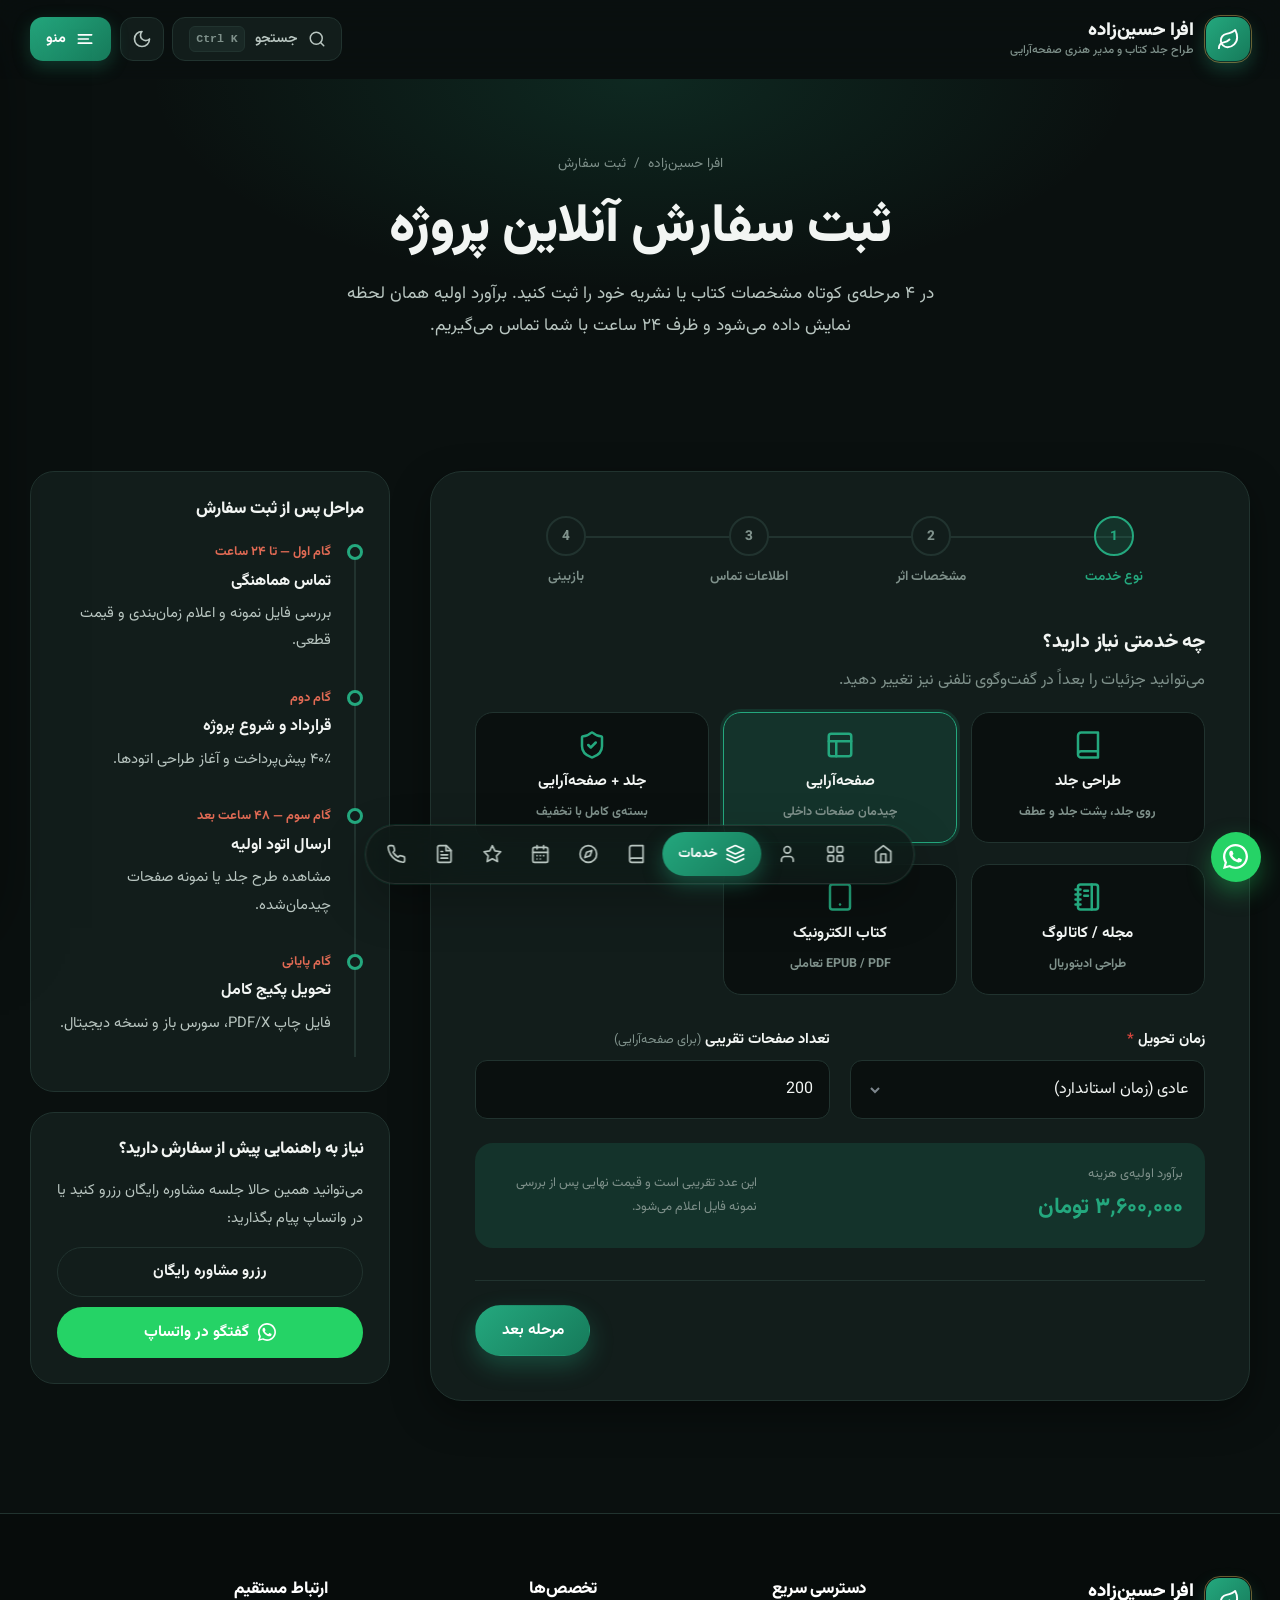
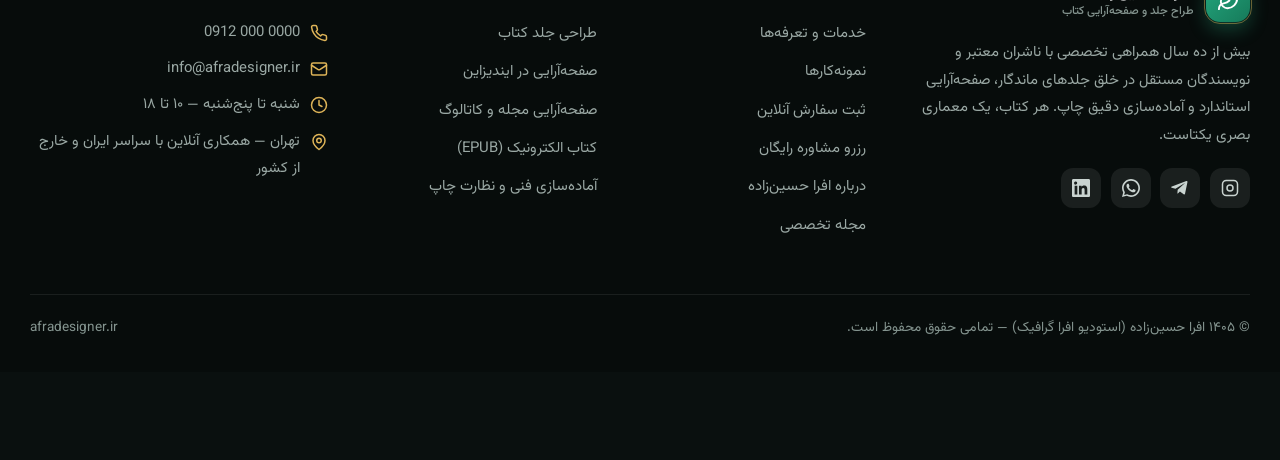
<file: order.html>
<!DOCTYPE html>
<html lang="fa" dir="rtl" data-theme="dark">
<head>
<meta charset="UTF-8">
<meta name="viewport" content="width=device-width, initial-scale=1">
<title>ثبت سفارش آنلاین | افرا حسین‌زاده — طراح جلد و صفحه‌آرایی کتاب</title>
<meta name="description" content="ثبت آنلاین سفارش طراحی جلد و صفحه‌آرایی کتاب با افرا حسین‌زاده در ۴ مرحله ساده با برآورد آنی هزینه">
<meta name="theme-color" content="#11694e">
<meta property="og:title" content="ثبت سفارش آنلاین | افرا حسین‌زاده">
<meta property="og:description" content="ثبت آنلاین سفارش طراحی جلد و صفحه‌آرایی کتاب با افرا حسین‌زاده در ۴ مرحله ساده با برآورد آنی هزینه">
<meta property="og:type" content="website">
<meta property="og:image" content="assets/afra-hosseinzadeh.png">
<link rel="icon" href="data:image/svg+xml,%3Csvg xmlns='http://www.w3.org/2000/svg' viewBox='0 0 64 64'%3E%3Crect width='64' height='64' rx='16' fill='%2311694e'/%3E%3Cpath d='M32 50A18 18 0 0 1 29 14c14-3 18-4 23-10 2 5 5 10 5 20 0 14-12 26-25 26Z' fill='%23fff'/%3E%3C/svg%3E">
<link rel="preconnect" href="https://fonts.googleapis.com">
<link rel="preconnect" href="https://fonts.gstatic.com" crossorigin>
<link href="https://fonts.googleapis.com/css2?family=Vazirmatn:wght@400;500;600;700;800;900&display=swap" rel="stylesheet">
<script>(function(){try{var t=localStorage.getItem("afra-theme");document.documentElement.dataset.theme=t||"dark";}catch(e){}})();</script>
<link rel="stylesheet" href="css/style.css">
</head>
<body>
<div class="dock-progress" aria-hidden="true"></div>
<div class="sec-transition-veil" aria-hidden="true"></div>

<header class="header">
  <div class="container nav">
    <a href="index.html" class="logo" aria-label="افرا حسین‌زاده — صفحه اصلی">
      <span class="logo-mark"><svg viewBox="0 0 24 24" fill="none" stroke="currentColor" stroke-width="2" stroke-linecap="round" stroke-linejoin="round"><path d="M11 20A7 7 0 0 1 9.8 6.1C15.5 5 17 4.48 19 2c1 2 2 4.18 2 8 0 5.5-4.78 10-10 10Z"/><path d="M2 21c0-3 1.85-5.36 5.08-6C9.5 14.52 12 13 13 12"/></svg></span>
      <span class="logo-text"><b>افرا حسین‌زاده</b><small>طراح جلد کتاب و مدیر هنری صفحه‌آرایی</small></span>
    </a>
    <div class="nav-actions">
      <button type="button" class="search-btn" data-search-open aria-label="جستجو در سایت">
        <svg viewBox="0 0 24 24" fill="none" stroke="currentColor" stroke-width="2" stroke-linecap="round" stroke-linejoin="round"><circle cx="11" cy="11" r="8"/><path d="m21 21-4.3-4.3"/></svg>
        <span>جستجو</span>
        <kbd>Ctrl K</kbd>
      </button>
      <button type="button" class="icon-btn theme-toggle" data-theme-toggle aria-label="تغییر حالت روشن و تاریک">
        <svg class="ic-sun" viewBox="0 0 24 24" fill="none" stroke="currentColor" stroke-width="2" stroke-linecap="round" stroke-linejoin="round"><circle cx="12" cy="12" r="4"/><path d="M12 2v2M12 20v2M4.93 4.93l1.41 1.41M17.66 17.66l1.41 1.41M2 12h2M20 12h2M6.34 17.66l-1.41 1.41M19.07 4.93l-1.41 1.41"/></svg><svg class="ic-moon" viewBox="0 0 24 24" fill="none" stroke="currentColor" stroke-width="2" stroke-linecap="round" stroke-linejoin="round"><path d="M12 3a6 6 0 0 0 9 9 9 9 0 1 1-9-9Z"/></svg>
      </button>
      <button type="button" class="burger-btn" data-menu-open aria-label="باز کردن منوی فهرست صفحات">
        <svg viewBox="0 0 24 24" fill="none" stroke="currentColor" stroke-width="2" stroke-linecap="round"><path d="M4 7h16M4 12h12M4 17h16"/></svg>
        <span>منو</span>
      </button>
    </div>
  </div>
</header>

<div class="drawer-backdrop" aria-hidden="true"></div>
<aside class="nav-drawer" aria-hidden="true" aria-label="منوی اصلی سایت">
  <div class="top">
    <a href="index.html" class="logo">
      <span class="logo-mark"><svg viewBox="0 0 24 24" fill="none" stroke="currentColor" stroke-width="2" stroke-linecap="round" stroke-linejoin="round"><path d="M11 20A7 7 0 0 1 9.8 6.1C15.5 5 17 4.48 19 2c1 2 2 4.18 2 8 0 5.5-4.78 10-10 10Z"/><path d="M2 21c0-3 1.85-5.36 5.08-6C9.5 14.52 12 13 13 12"/></svg></span>
      <span class="logo-text"><b>افرا حسین‌زاده</b><small>برند شخصی طراحی و نشر</small></span>
    </a>
    <button type="button" class="icon-btn" data-menu-close aria-label="بستن منو"><svg viewBox="0 0 24 24" fill="none" stroke="currentColor" stroke-width="2" stroke-linecap="round"><path d="M18 6 6 18M6 6l12 12"/></svg></button>
  </div>
  <div class="drawer-profile">
    <img src="assets/afra-hosseinzadeh.png" alt="افرا حسین‌زاده" width="614" height="820">
    <div>
      <b>افرا حسین‌زاده</b>
      <small>۱۰+ سال تجربه • +۴۵۰ کتاب منتشرشده</small>
    </div>
  </div>
  <div class="drawer-lbl">دسترسی به صفحات قالب</div>
  <nav><a href="index.html"><span class="link-main"><svg viewBox="0 0 24 24" fill="none" stroke="currentColor" stroke-width="2" stroke-linecap="round" stroke-linejoin="round"><path d="m3 9 9-7 9 7v11a2 2 0 0 1-2 2H5a2 2 0 0 1-2-2z"/><polyline points="9 22 9 12 15 12 15 22"/></svg><span>خانه و معرفی برند</span></span><span class="arr"><svg viewBox="0 0 24 24" fill="none" stroke="currentColor" stroke-width="2" stroke-linecap="round" stroke-linejoin="round"><path d="M19 12H5"/><path d="m12 19-7-7 7-7"/></svg></span></a><a href="services.html"><span class="link-main"><svg viewBox="0 0 24 24" fill="none" stroke="currentColor" stroke-width="2" stroke-linecap="round" stroke-linejoin="round"><path d="m12.83 2.18a2 2 0 0 0-1.66 0L2.6 6.08a1 1 0 0 0 0 1.83l8.58 3.91a2 2 0 0 0 1.66 0l8.58-3.9a1 1 0 0 0 0-1.83Z"/><path d="m22 17.65-9.17 4.16a2 2 0 0 1-1.66 0L2 17.65"/><path d="m22 12.65-9.17 4.16a2 2 0 0 1-1.66 0L2 12.65"/></svg><span>خدمات و تعرفه‌ها</span></span><span class="arr"><svg viewBox="0 0 24 24" fill="none" stroke="currentColor" stroke-width="2" stroke-linecap="round" stroke-linejoin="round"><path d="M19 12H5"/><path d="m12 19-7-7 7-7"/></svg></span></a><a href="portfolio.html"><span class="link-main"><svg viewBox="0 0 24 24" fill="none" stroke="currentColor" stroke-width="2" stroke-linecap="round" stroke-linejoin="round"><path d="M4 19.5v-15A2.5 2.5 0 0 1 6.5 2H20v20H6.5a2.5 2.5 0 0 1 0-5H20"/></svg><span>گالری نمونه‌کارها</span></span><span class="arr"><svg viewBox="0 0 24 24" fill="none" stroke="currentColor" stroke-width="2" stroke-linecap="round" stroke-linejoin="round"><path d="M19 12H5"/><path d="m12 19-7-7 7-7"/></svg></span></a><a href="order.html"><span class="link-main"><svg viewBox="0 0 24 24" fill="none" stroke="currentColor" stroke-width="2" stroke-linecap="round" stroke-linejoin="round"><path d="M6 2 3 6v14a2 2 0 0 0 2 2h14a2 2 0 0 0 2-2V6l-3-4Z"/><path d="M3 6h18"/><path d="M16 10a4 4 0 0 1-8 0"/></svg><span>ثبت سفارش آنلاین</span></span><span class="arr"><svg viewBox="0 0 24 24" fill="none" stroke="currentColor" stroke-width="2" stroke-linecap="round" stroke-linejoin="round"><path d="M19 12H5"/><path d="m12 19-7-7 7-7"/></svg></span></a><a href="consult.html"><span class="link-main"><svg viewBox="0 0 24 24" fill="none" stroke="currentColor" stroke-width="2" stroke-linecap="round" stroke-linejoin="round"><rect width="18" height="18" x="3" y="4" rx="2"/><line x1="16" x2="16" y1="2" y2="6"/><line x1="8" x2="8" y1="2" y2="6"/><line x1="3" x2="21" y1="10" y2="10"/><path d="M8 14h.01M12 14h.01M16 14h.01M8 18h.01M12 18h.01"/></svg><span>رزرو مشاوره رایگان</span></span><span class="arr"><svg viewBox="0 0 24 24" fill="none" stroke="currentColor" stroke-width="2" stroke-linecap="round" stroke-linejoin="round"><path d="M19 12H5"/><path d="m12 19-7-7 7-7"/></svg></span></a><a href="about.html"><span class="link-main"><svg viewBox="0 0 24 24" fill="none" stroke="currentColor" stroke-width="2" stroke-linecap="round" stroke-linejoin="round"><path d="M19 21v-2a4 4 0 0 0-4-4H9a4 4 0 0 0-4 4v2"/><circle cx="12" cy="7" r="4"/></svg><span>درباره افرا حسین‌زاده</span></span><span class="arr"><svg viewBox="0 0 24 24" fill="none" stroke="currentColor" stroke-width="2" stroke-linecap="round" stroke-linejoin="round"><path d="M19 12H5"/><path d="m12 19-7-7 7-7"/></svg></span></a><a href="blog.html"><span class="link-main"><svg viewBox="0 0 24 24" fill="none" stroke="currentColor" stroke-width="2" stroke-linecap="round" stroke-linejoin="round"><path d="M14.5 2H6a2 2 0 0 0-2 2v16a2 2 0 0 0 2 2h12a2 2 0 0 0 2-2V7.5L14.5 2z"/><polyline points="14 2 14 8 20 8"/><line x1="16" x2="8" y1="13" y2="13"/><line x1="16" x2="8" y1="17" y2="17"/><line x1="10" x2="8" y1="9" y2="9"/></svg><span>مجله تخصصی نشر</span></span><span class="arr"><svg viewBox="0 0 24 24" fill="none" stroke="currentColor" stroke-width="2" stroke-linecap="round" stroke-linejoin="round"><path d="M19 12H5"/><path d="m12 19-7-7 7-7"/></svg></span></a><a href="contact.html"><span class="link-main"><svg viewBox="0 0 24 24" fill="none" stroke="currentColor" stroke-width="2" stroke-linecap="round" stroke-linejoin="round"><path d="M22 16.92v3a2 2 0 0 1-2.18 2 19.79 19.79 0 0 1-8.63-3.07 19.5 19.5 0 0 1-6-6 19.79 19.79 0 0 1-3.07-8.67A2 2 0 0 1 4.11 2h3a2 2 0 0 1 2 1.72c.127.96.361 1.903.7 2.81a2 2 0 0 1-.45 2.11L8.09 9.91a16 16 0 0 0 6 6l1.27-1.27a2 2 0 0 1 2.11-.45c.907.339 1.85.573 2.81.7A2 2 0 0 1 22 16.92z"/></svg><span>تماس با من</span></span><span class="arr"><svg viewBox="0 0 24 24" fill="none" stroke="currentColor" stroke-width="2" stroke-linecap="round" stroke-linejoin="round"><path d="M19 12H5"/><path d="m12 19-7-7 7-7"/></svg></span></a></nav>
  <div class="bottom">
    <a href="order.html" class="btn btn-primary btn-block">ثبت سفارش آنلاین پروژه</a>
    <a href="consult.html" class="btn btn-outline btn-block">رزرو جلسه مشاوره رایگان</a>
    <div class="drawer-socials">
      <a href="https://instagram.com" target="_blank" rel="noopener" aria-label="اینستاگرام"><svg viewBox="0 0 24 24" fill="none" stroke="currentColor" stroke-width="2"><rect width="20" height="20" x="2" y="2" rx="5"/><circle cx="12" cy="12" r="4"/><path d="M17.5 6.5h.01"/></svg></a>
      <a href="https://t.me" target="_blank" rel="noopener" aria-label="تلگرام"><svg viewBox="0 0 24 24" fill="currentColor"><path d="M21.9 4.4 18.7 19.6c-.2 1-.9 1.3-1.8.8l-5-3.7-2.4 2.3c-.3.3-.5.5-1 .5l.4-5.1L18 6.1c.4-.4-.1-.6-.6-.2L5.9 13.1 1 11.6c-1.1-.3-1.1-1.1.2-1.6L20.5 2.6c.9-.3 1.7.2 1.4 1.8"/></svg></a>
      <a href="https://wa.me/989120000000" target="_blank" rel="noopener" aria-label="واتساپ"><svg viewBox="0 0 24 24" fill="currentColor"><path d="M17.5 14.4c-.3-.1-1.8-.9-2-1-.3-.1-.5-.1-.7.1-.2.3-.8 1-.9 1.2-.2.2-.3.2-.6.1-.3-.1-1.3-.5-2.4-1.5-.9-.8-1.5-1.8-1.7-2.1-.2-.3 0-.5.1-.6l.4-.5c.1-.2.2-.3.3-.5.1-.2 0-.4 0-.5-.1-.1-.7-1.6-.9-2.2-.2-.6-.5-.5-.7-.5h-.6c-.2 0-.5.1-.8.4-.3.3-1 1-1 2.5s1.1 2.9 1.2 3.1c.1.2 2.1 3.2 5.1 4.5.7.3 1.3.5 1.7.6.7.2 1.4.2 1.9.1.6-.1 1.8-.7 2-1.4.2-.7.2-1.3.2-1.4-.1-.2-.3-.3-.6-.4M12 21.8c-1.8 0-3.5-.5-5-1.4l-.4-.2-3.7 1 1-3.6-.2-.4A9.8 9.8 0 0 1 2.2 12C2.2 6.6 6.6 2.2 12 2.2S21.8 6.6 21.8 12 17.4 21.8 12 21.8M12 0C5.4 0 0 5.4 0 12c0 2.1.6 4.2 1.6 6L0 24l6.2-1.6c1.8 1 3.8 1.5 5.8 1.5 6.6 0 12-5.4 12-12S18.6 0 12 0"/></svg></a>
      <a href="https://linkedin.com" target="_blank" rel="noopener" aria-label="لینکدین"><svg viewBox="0 0 24 24" fill="currentColor"><path d="M20.4 20.5h-3.6v-5.6c0-1.3 0-3-1.8-3s-2.1 1.4-2.1 2.9v5.7H9.3V9h3.4v1.6c.5-.9 1.6-1.8 3.4-1.8 3.6 0 4.3 2.4 4.3 5.5v6.2ZM5.3 7.4a2.1 2.1 0 1 1 0-4.1 2.1 2.1 0 0 1 0 4.1M7.1 20.5H3.5V9h3.6ZM22.2 0H1.8C.8 0 0 .8 0 1.7v20.5c0 1 .8 1.8 1.8 1.8h20.4c1 0 1.8-.8 1.8-1.8V1.7C24 .8 23.2 0 22.2 0"/></svg></a>
    </div>
  </div>
</aside>

<div class="search-modal" id="search-modal" aria-hidden="true" role="dialog" aria-label="جستجوی سایت">
  <div class="search-dialog">
    <div class="search-bar">
      <svg viewBox="0 0 24 24" fill="none" stroke="currentColor" stroke-width="2" stroke-linecap="round" stroke-linejoin="round"><circle cx="11" cy="11" r="8"/><path d="m21 21-4.3-4.3"/></svg>
      <input type="search" id="search-input" placeholder="جستجو در خدمات، نمونه‌کارها، مقالات و بخش‌ها…" autocomplete="off">
      <button type="button" class="close-esc" data-search-close>ESC</button>
    </div>
    <div class="search-tags">
      <small>پیشنهاد سریع:</small>
      <button type="button" class="search-tag" data-search-tag="طراحی جلد">طراحی جلد</button>
      <button type="button" class="search-tag" data-search-tag="صفحه‌آرایی">صفحه‌آرایی</button>
      <button type="button" class="search-tag" data-search-tag="تعرفه">ماشین‌حساب تعرفه</button>
      <button type="button" class="search-tag" data-search-tag="مشاوره">مشاوره رایگان</button>
      <button type="button" class="search-tag" data-search-tag="EPUB">کتاب الکترونیک</button>
    </div>
    <div class="search-results" id="search-results"></div>
  </div>
</div>
<main>

<section class="page-hero text-center">
  <div class="container">
    <nav class="breadcrumb"><a href="index.html">افرا حسین‌زاده</a><span>/</span><span>ثبت سفارش</span></nav>
    <h1>ثبت سفارش آنلاین پروژه</h1>
    <p>در ۴ مرحله‌ی کوتاه مشخصات کتاب یا نشریه خود را ثبت کنید. برآورد اولیه همان لحظه نمایش داده می‌شود و ظرف ۲۴ ساعت با شما تماس می‌گیریم.</p>
  </div>
</section>

<section class="section--tight">
  <div class="container two-col">
    <div id="order-wrap">
      <form id="order-form" class="form-card" novalidate>
        <div class="stepper">
          <div class="s active"><i></i><span>نوع خدمت</span></div>
          <div class="s"><i></i><span>مشخصات اثر</span></div>
          <div class="s"><i></i><span>اطلاعات تماس</span></div>
          <div class="s"><i></i><span>بازبینی</span></div>
        </div>

        <!-- مرحله ۱ -->
        <div class="step-pane active">
          <h3>چه خدمتی نیاز دارید؟</h3>
          <p class="muted">می‌توانید جزئیات را بعداً در گفت‌وگوی تلفنی نیز تغییر دهید.</p>
          <div class="field" data-required-group>
            <div class="choice-grid">
              <label class="choice"><input type="radio" name="service" value="cover" ><span class="box"><svg viewBox="0 0 24 24" fill="none" stroke="currentColor" stroke-width="2" stroke-linecap="round" stroke-linejoin="round"><path d="M4 19.5v-15A2.5 2.5 0 0 1 6.5 2H20v20H6.5a2.5 2.5 0 0 1 0-5H20"/></svg><b>طراحی جلد</b><small>روی جلد، پشت جلد و عطف</small></span></label>
              <label class="choice"><input type="radio" name="service" value="layout" checked><span class="box"><svg viewBox="0 0 24 24" fill="none" stroke="currentColor" stroke-width="2" stroke-linecap="round" stroke-linejoin="round"><rect width="18" height="18" x="3" y="3" rx="2"/><path d="M3 9h18M9 21V9"/></svg><b>صفحه‌آرایی</b><small>چیدمان صفحات داخلی</small></span></label>
              <label class="choice"><input type="radio" name="service" value="both" ><span class="box"><svg viewBox="0 0 24 24" fill="none" stroke="currentColor" stroke-width="2" stroke-linecap="round" stroke-linejoin="round"><path d="M20 13c0 5-3.5 7.5-7.66 8.95a1 1 0 0 1-.67-.01C7.5 20.5 4 18 4 13V6a1 1 0 0 1 1-1c2 0 4.5-1.2 6.24-2.72a1.17 1.17 0 0 1 1.52 0C14.51 3.81 17 5 19 5a1 1 0 0 1 1 1z"/><path d="m9 12 2 2 4-4"/></svg><b>جلد + صفحه‌آرایی</b><small>بسته‌ی کامل با تخفیف</small></span></label>
              <label class="choice"><input type="radio" name="service" value="magazine" ><span class="box"><svg viewBox="0 0 24 24" fill="none" stroke="currentColor" stroke-width="2" stroke-linecap="round" stroke-linejoin="round"><path d="M2 6h4M2 10h4M2 14h4M2 18h4"/><rect width="16" height="20" x="4" y="2" rx="2"/><path d="M15 2v20M9 7h3M9 11h3"/></svg><b>مجله / کاتالوگ</b><small>طراحی ادیتوریال</small></span></label>
              <label class="choice"><input type="radio" name="service" value="ebook" ><span class="box"><svg viewBox="0 0 24 24" fill="none" stroke="currentColor" stroke-width="2" stroke-linecap="round" stroke-linejoin="round"><rect width="16" height="20" x="4" y="2" rx="2"/><path d="M12 18h.01"/></svg><b>کتاب الکترونیک</b><small>EPUB / PDF تعاملی</small></span></label>
            </div>
            <div class="err">لطفاً یک خدمت انتخاب کنید</div>
          </div>
          <div class="form-grid" style="margin-top:1.5rem">
            <div class="field">
              <label for="urgency">زمان تحویل <span class="req">*</span></label>
              <select id="urgency" name="urgency" required>
                <option value="normal">عادی (زمان استاندارد)</option>
                <option value="fast">سریع (۳۰٪ افزایش قیمت)</option>
                <option value="urgent">خیلی فوری (۶۰٪ افزایش قیمت)</option>
              </select>
            </div>
            <div class="field">
              <label for="pages">تعداد صفحات تقریبی <span class="opt">(برای صفحه‌آرایی)</span></label>
              <input type="number" id="pages" name="pages" min="0" placeholder="مثلاً ۲۰۰" value="200">
            </div>
          </div>
          <div class="estimate"><div><small>برآورد اولیه‌ی هزینه</small><b id="estimate">—</b></div><small style="max-width:260px">این عدد تقریبی است و قیمت نهایی پس از بررسی نمونه فایل اعلام می‌شود.</small></div>
        </div>

        <!-- مرحله ۲ -->
        <div class="step-pane">
          <h3>مشخصات اثر</h3>
          <p class="muted">هرچه اطلاعات دقیق‌تر باشد، اتودهای اولیه به سلیقه‌ی شما نزدیک‌تر خواهد بود.</p>
          <div class="form-grid">
            <div class="field full"><label for="title">عنوان کتاب / نشریه <span class="req">*</span></label><input id="title" name="title" required placeholder="مثلاً: برگ‌های ارغوانی"><div class="err">عنوان اثر را وارد کنید</div></div>
            <div class="field">
              <label for="genre">ژانر / موضوع <span class="req">*</span></label>
              <select id="genre" name="genre" required>
                <option value="">انتخاب کنید…</option><option>رمان و داستان</option><option>شعر</option><option>کودک و نوجوان</option><option>دانشگاهی و علمی</option><option>روان‌شناسی و توسعه فردی</option><option>تاریخ و علوم انسانی</option><option>مجله و نشریه</option><option>سایر</option>
              </select><div class="err">ژانر را انتخاب کنید</div>
            </div>
            <div class="field">
              <label for="size">قطع کتاب</label>
              <select id="size" name="size"><option>رقعی (۱۴٫۵×۲۱٫۵)</option><option>وزیری (۱۷×۲۴)</option><option>رحلی (۲۱×۲۸)</option><option>خشتی (۲۱×۲۱)</option><option>پالتویی (۱۲×۲۱)</option><option>جیبی (۱۱×۱۷)</option><option>A4</option><option>سایر / نیاز به مشورت دارم</option></select>
            </div>
            <div class="field"><label for="author">نام نویسنده / ناشر</label><input id="author" name="author" placeholder="اختیاری"></div>
            <div class="field">
              <label for="binding">نوع جلد</label>
              <select id="binding" name="binding"><option>شومیز (نرم)</option><option>سخت (گالینگور)</option><option>سخت با روکش</option><option>نمی‌دانم — مشاوره می‌خواهم</option></select>
            </div>
            <div class="field full"><label for="brief">توضیحات و سلیقه‌ی بصری شما</label><textarea id="brief" name="brief" placeholder="خلاصه‌ی اثر، حال‌وهوای مورد نظر، رنگ‌های محبوب، نمونه‌های الهام‌بخش…"></textarea></div>
            <div class="field full">
              <label>فایل‌های پیوست <span class="opt">(اختیاری — نمونه متن، تصاویر یا طرح‌های مرجع)</span></label>
              <div class="upload"><svg viewBox="0 0 24 24" fill="none" stroke="currentColor" stroke-width="2" stroke-linecap="round" stroke-linejoin="round"><path d="M21 15v4a2 2 0 0 1-2 2H5a2 2 0 0 1-2-2v-4"/><path d="m17 8-5-5-5 5M12 3v12"/></svg><b>فایل را این‌جا رها کنید یا کلیک نمایید</b><p class="muted" style="margin:.3rem 0 0;font-size:.85rem">Word، PDF، تصویر — حداکثر ۵۰ مگابایت</p><input type="file" multiple></div>
              <ul class="upload-list"></ul>
            </div>
          </div>
        </div>

        <!-- مرحله ۳ -->
        <div class="step-pane">
          <h3>اطلاعات تماس</h3>
          <p class="muted">برای هماهنگی و ارسال پیش‌نمایش طرح‌ها از این اطلاعات استفاده می‌کنیم.</p>
          <div class="form-grid">
            <div class="field"><label for="name">نام و نام خانوادگی <span class="req">*</span></label><input id="name" name="name" required placeholder="نام شما"><div class="err">نام را وارد کنید</div></div>
            <div class="field"><label for="phone">شماره موبایل <span class="req">*</span></label><input id="phone" name="phone" type="tel" required placeholder="09xx xxx xxxx" style="direction:ltr;text-align:right"><div class="err">شماره موبایل معتبر وارد کنید</div></div>
            <div class="field"><label for="email">ایمیل <span class="opt">(اختیاری)</span></label><input id="email" name="email" type="email" placeholder="you@example.com" style="direction:ltr;text-align:right"><div class="err">ایمیل معتبر وارد کنید</div></div>
            <div class="field">
              <label for="contactvia">روش ارتباط ترجیحی</label>
              <select id="contactvia" name="contactvia"><option>تماس تلفنی</option><option>واتساپ</option><option>تلگرام</option><option>ایمیل</option></select>
            </div>
            <div class="field full">
              <label for="role">معرفی کوتاه</label>
              <select id="role" name="role"><option>نویسنده‌ی مستقل هستم</option><option>نماینده انتشارات هستم</option><option>مترجم هستم</option><option>سازمان / شرکت هستم</option></select>
            </div>
          </div>
        </div>

        <!-- مرحله ۴ -->
        <div class="step-pane">
          <h3>بازبینی و ثبت نهایی</h3>
          <p class="muted">لطفاً خلاصه‌ی سفارش خود را بررسی کنید. پس از ارسال، کد رهگیری اختصاصی صادر می‌شود.</p>
          <div class="summary"><dl id="summary"></dl></div>
          <div class="field" style="margin-top:1.25rem">
            <label style="display:flex;gap:.6rem;align-items:flex-start;font-weight:500;font-size:.92rem;cursor:pointer"><input type="checkbox" name="agree" required style="width:18px;height:18px;margin-top:.3rem;accent-color:var(--c-teal)"><span>قوانین همکاری و حفظ محرمانگی فایل‌ها را مطالعه کرده‌ام و می‌پذیرم.</span></label>
            <div class="err">برای ثبت نهایی، پذیرش شرایط همکاری الزامی است</div>
          </div>
        </div>

        <div class="step-nav">
          <button type="button" class="btn btn-outline hidden" data-prev>مرحله قبل</button>
          <span></span>
          <button type="button" class="btn btn-primary" data-next>مرحله بعد</button>
          <button type="submit" class="btn btn-accent hidden" data-submit>ثبت نهایی سفارش</button>
        </div>
      </form>
    </div>

    <div id="order-success" class="form-card success hidden">
      <div class="ok"><svg viewBox="0 0 24 24" fill="none" stroke="currentColor" stroke-width="2.5" stroke-linecap="round" stroke-linejoin="round"><path d="M20 6 9 17l-5-5"/></svg></div>
      <h2>سفارش شما با موفقیت ثبت شد 🎉</h2>
      <p>سپاس از اعتماد شما به افرا حسین‌زاده. کد رهگیری پروژه:</p>
      <div class="code">AF-000000</div>
      <p class="muted">حداکثر تا ۲۴ ساعت کاری آینده برای هماهنگی جزئیات و اعلام زمان‌بندی دقیق با شما تماس می‌گیریم.</p>
      <div style="display:flex;gap:.75rem;justify-content:center;flex-wrap:wrap;margin-top:1.5rem">
        <a href="index.html" class="btn btn-outline">بازگشت به صفحه اصلی</a>
        <a href="consult.html" class="btn btn-primary">رزرو جلسه‌ی مشاوره</a>
      </div>
    </div>

    <aside class="sticky">
      <div class="side-card">
        <h3>مراحل پس از ثبت سفارش</h3>
        <ul class="timeline">
          <li><small>گام اول — تا ۲۴ ساعت</small><b>تماس هماهنگی</b><p>بررسی فایل نمونه و اعلام زمان‌بندی و قیمت قطعی.</p></li>
          <li><small>گام دوم</small><b>قرارداد و شروع پروژه</b><p>۴۰٪ پیش‌پرداخت و آغاز طراحی اتودها.</p></li>
          <li><small>گام سوم — ۴۸ ساعت بعد</small><b>ارسال اتود اولیه</b><p>مشاهده طرح جلد یا نمونه صفحات چیدمان‌شده.</p></li>
          <li><small>گام پایانی</small><b>تحویل پکیج کامل</b><p>فایل چاپ PDF/X، سورس باز و نسخه دیجیتال.</p></li>
        </ul>
      </div>
      <div class="side-card">
        <h3>نیاز به راهنمایی پیش از سفارش دارید؟</h3>
        <p style="font-size:.92rem">می‌توانید همین حالا جلسه مشاوره رایگان رزرو کنید یا در واتساپ پیام بگذارید:</p>
        <a href="consult.html" class="btn btn-outline btn-block" style="margin-bottom:.6rem">رزرو مشاوره رایگان</a>
        <a href="https://wa.me/989120000000" target="_blank" rel="noopener" class="btn btn-block" style="background:#25d366;color:#fff"><svg viewBox="0 0 24 24" fill="currentColor"><path d="M17.5 14.4c-.3-.1-1.8-.9-2-1-.3-.1-.5-.1-.7.1-.2.3-.8 1-.9 1.2-.2.2-.3.2-.6.1-.3-.1-1.3-.5-2.4-1.5-.9-.8-1.5-1.8-1.7-2.1-.2-.3 0-.5.1-.6l.4-.5c.1-.2.2-.3.3-.5.1-.2 0-.4 0-.5-.1-.1-.7-1.6-.9-2.2-.2-.6-.5-.5-.7-.5h-.6c-.2 0-.5.1-.8.4-.3.3-1 1-1 2.5s1.1 2.9 1.2 3.1c.1.2 2.1 3.2 5.1 4.5.7.3 1.3.5 1.7.6.7.2 1.4.2 1.9.1.6-.1 1.8-.7 2-1.4.2-.7.2-1.3.2-1.4-.1-.2-.3-.3-.6-.4M12 21.8c-1.8 0-3.5-.5-5-1.4l-.4-.2-3.7 1 1-3.6-.2-.4A9.8 9.8 0 0 1 2.2 12C2.2 6.6 6.6 2.2 12 2.2S21.8 6.6 21.8 12 17.4 21.8 12 21.8M12 0C5.4 0 0 5.4 0 12c0 2.1.6 4.2 1.6 6L0 24l6.2-1.6c1.8 1 3.8 1.5 5.8 1.5 6.6 0 12-5.4 12-12S18.6 0 12 0"/></svg> گفتگو در واتساپ</a>
      </div>
    </aside>
  </div>
</section>

</main>
<footer class="footer">
  <div class="container">
    <div class="footer-grid">
      <div>
        <a href="index.html" class="logo">
          <span class="logo-mark"><svg viewBox="0 0 24 24" fill="none" stroke="currentColor" stroke-width="2" stroke-linecap="round" stroke-linejoin="round"><path d="M11 20A7 7 0 0 1 9.8 6.1C15.5 5 17 4.48 19 2c1 2 2 4.18 2 8 0 5.5-4.78 10-10 10Z"/><path d="M2 21c0-3 1.85-5.36 5.08-6C9.5 14.52 12 13 13 12"/></svg></span>
          <span class="logo-text"><b>افرا حسین‌زاده</b><small>طراح جلد و صفحه‌آرایی کتاب</small></span>
        </a>
        <p style="margin-top:1rem">بیش از ده سال همراهی تخصصی با ناشران معتبر و نویسندگان مستقل در خلق جلدهای ماندگار، صفحه‌آرایی استاندارد و آماده‌سازی دقیق چاپ. هر کتاب، یک معماری بصری یکتاست.</p>
        <div class="socials">
          <a href="https://instagram.com" target="_blank" rel="noopener" aria-label="اینستاگرام"><svg viewBox="0 0 24 24" fill="none" stroke="currentColor" stroke-width="2"><rect width="20" height="20" x="2" y="2" rx="5"/><circle cx="12" cy="12" r="4"/><path d="M17.5 6.5h.01"/></svg></a>
          <a href="https://t.me" target="_blank" rel="noopener" aria-label="تلگرام"><svg viewBox="0 0 24 24" fill="currentColor"><path d="M21.9 4.4 18.7 19.6c-.2 1-.9 1.3-1.8.8l-5-3.7-2.4 2.3c-.3.3-.5.5-1 .5l.4-5.1L18 6.1c.4-.4-.1-.6-.6-.2L5.9 13.1 1 11.6c-1.1-.3-1.1-1.1.2-1.6L20.5 2.6c.9-.3 1.7.2 1.4 1.8"/></svg></a>
          <a href="https://wa.me/989120000000" target="_blank" rel="noopener" aria-label="واتساپ"><svg viewBox="0 0 24 24" fill="currentColor"><path d="M17.5 14.4c-.3-.1-1.8-.9-2-1-.3-.1-.5-.1-.7.1-.2.3-.8 1-.9 1.2-.2.2-.3.2-.6.1-.3-.1-1.3-.5-2.4-1.5-.9-.8-1.5-1.8-1.7-2.1-.2-.3 0-.5.1-.6l.4-.5c.1-.2.2-.3.3-.5.1-.2 0-.4 0-.5-.1-.1-.7-1.6-.9-2.2-.2-.6-.5-.5-.7-.5h-.6c-.2 0-.5.1-.8.4-.3.3-1 1-1 2.5s1.1 2.9 1.2 3.1c.1.2 2.1 3.2 5.1 4.5.7.3 1.3.5 1.7.6.7.2 1.4.2 1.9.1.6-.1 1.8-.7 2-1.4.2-.7.2-1.3.2-1.4-.1-.2-.3-.3-.6-.4M12 21.8c-1.8 0-3.5-.5-5-1.4l-.4-.2-3.7 1 1-3.6-.2-.4A9.8 9.8 0 0 1 2.2 12C2.2 6.6 6.6 2.2 12 2.2S21.8 6.6 21.8 12 17.4 21.8 12 21.8M12 0C5.4 0 0 5.4 0 12c0 2.1.6 4.2 1.6 6L0 24l6.2-1.6c1.8 1 3.8 1.5 5.8 1.5 6.6 0 12-5.4 12-12S18.6 0 12 0"/></svg></a>
          <a href="https://linkedin.com" target="_blank" rel="noopener" aria-label="لینکدین"><svg viewBox="0 0 24 24" fill="currentColor"><path d="M20.4 20.5h-3.6v-5.6c0-1.3 0-3-1.8-3s-2.1 1.4-2.1 2.9v5.7H9.3V9h3.4v1.6c.5-.9 1.6-1.8 3.4-1.8 3.6 0 4.3 2.4 4.3 5.5v6.2ZM5.3 7.4a2.1 2.1 0 1 1 0-4.1 2.1 2.1 0 0 1 0 4.1M7.1 20.5H3.5V9h3.6ZM22.2 0H1.8C.8 0 0 .8 0 1.7v20.5c0 1 .8 1.8 1.8 1.8h20.4c1 0 1.8-.8 1.8-1.8V1.7C24 .8 23.2 0 22.2 0"/></svg></a>
        </div>
      </div>
      <div>
        <h4>دسترسی سریع</h4>
        <ul>
          <li><a href="services.html">خدمات و تعرفه‌ها</a></li>
          <li><a href="portfolio.html">نمونه‌کارها</a></li>
          <li><a href="order.html">ثبت سفارش آنلاین</a></li>
          <li><a href="consult.html">رزرو مشاوره رایگان</a></li>
          <li><a href="about.html">درباره افرا حسین‌زاده</a></li>
          <li><a href="blog.html">مجله تخصصی</a></li>
        </ul>
      </div>
      <div>
        <h4>تخصص‌ها</h4>
        <ul>
          <li><a href="services.html#cover">طراحی جلد کتاب</a></li>
          <li><a href="services.html#layout">صفحه‌آرایی در ایندیزاین</a></li>
          <li><a href="services.html#magazine">صفحه‌آرایی مجله و کاتالوگ</a></li>
          <li><a href="services.html#ebook">کتاب الکترونیک (EPUB)</a></li>
          <li><a href="services.html#print">آماده‌سازی فنی و نظارت چاپ</a></li>
        </ul>
      </div>
      <div>
        <h4>ارتباط مستقیم</h4>
        <ul class="contact-list">
          <li><svg viewBox="0 0 24 24" fill="none" stroke="currentColor" stroke-width="2" stroke-linecap="round" stroke-linejoin="round"><path d="M22 16.92v3a2 2 0 0 1-2.18 2 19.79 19.79 0 0 1-8.63-3.07 19.5 19.5 0 0 1-6-6 19.79 19.79 0 0 1-3.07-8.67A2 2 0 0 1 4.11 2h3a2 2 0 0 1 2 1.72c.127.96.361 1.903.7 2.81a2 2 0 0 1-.45 2.11L8.09 9.91a16 16 0 0 0 6 6l1.27-1.27a2 2 0 0 1 2.11-.45c.907.339 1.85.573 2.81.7A2 2 0 0 1 22 16.92z"/></svg><a href="tel:+989120000000" dir="ltr">0912 000 0000</a></li>
          <li><svg viewBox="0 0 24 24" fill="none" stroke="currentColor" stroke-width="2" stroke-linecap="round" stroke-linejoin="round"><rect width="20" height="16" x="2" y="4" rx="2"/><path d="m22 7-8.97 5.7a1.94 1.94 0 0 1-2.06 0L2 7"/></svg><a href="mailto:info@afradesigner.ir">info@afradesigner.ir</a></li>
          <li><svg viewBox="0 0 24 24" fill="none" stroke="currentColor" stroke-width="2" stroke-linecap="round" stroke-linejoin="round"><circle cx="12" cy="12" r="10"/><path d="M12 6v6l4 2"/></svg><span>شنبه تا پنج‌شنبه — ۱۰ تا ۱۸</span></li>
          <li><svg viewBox="0 0 24 24" fill="none" stroke="currentColor" stroke-width="2" stroke-linecap="round" stroke-linejoin="round"><path d="M20 10c0 6-8 12-8 12s-8-6-8-12a8 8 0 0 1 16 0Z"/><circle cx="12" cy="10" r="3"/></svg><span>تهران — همکاری آنلاین با سراسر ایران و خارج از کشور</span></li>
        </ul>
      </div>
    </div>
    <div class="footer-bottom">
      <span>© <span data-year></span> افرا حسین‌زاده (استودیو افرا گرافیک) — تمامی حقوق محفوظ است.</span>
      <span>afradesigner.ir</span>
    </div>
  </div>
</footer>

<nav class="section-dock" aria-label="ناوبری سریع بخش‌ها">
  <a href="index.html#hero" class="dock-item" data-sec="hero" data-tooltip="معرفی" aria-label="معرفی"><svg viewBox="0 0 24 24" fill="none" stroke="currentColor" stroke-width="2" stroke-linecap="round" stroke-linejoin="round"><path d="m3 9 9-7 9 7v11a2 2 0 0 1-2 2H5a2 2 0 0 1-2-2z"/><polyline points="9 22 9 12 15 12 15 22"/></svg><span class="dock-lbl">معرفی</span></a><a href="index.html#hub" class="dock-item" data-sec="hub" data-tooltip="اکوسیستم" aria-label="اکوسیستم"><svg viewBox="0 0 24 24" fill="none" stroke="currentColor" stroke-width="2" stroke-linecap="round" stroke-linejoin="round"><rect width="7" height="7" x="3" y="3" rx="1.5"/><rect width="7" height="7" x="14" y="3" rx="1.5"/><rect width="7" height="7" x="14" y="14" rx="1.5"/><rect width="7" height="7" x="3" y="14" rx="1.5"/></svg><span class="dock-lbl">اکوسیستم</span></a><a href="index.html#about" class="dock-item" data-sec="about" data-tooltip="درباره افرا" aria-label="درباره افرا"><svg viewBox="0 0 24 24" fill="none" stroke="currentColor" stroke-width="2" stroke-linecap="round" stroke-linejoin="round"><path d="M19 21v-2a4 4 0 0 0-4-4H9a4 4 0 0 0-4 4v2"/><circle cx="12" cy="7" r="4"/></svg><span class="dock-lbl">درباره افرا</span></a><a href="index.html#services" class="dock-item" data-sec="services" data-tooltip="خدمات" aria-label="خدمات"><svg viewBox="0 0 24 24" fill="none" stroke="currentColor" stroke-width="2" stroke-linecap="round" stroke-linejoin="round"><path d="m12.83 2.18a2 2 0 0 0-1.66 0L2.6 6.08a1 1 0 0 0 0 1.83l8.58 3.91a2 2 0 0 0 1.66 0l8.58-3.9a1 1 0 0 0 0-1.83Z"/><path d="m22 17.65-9.17 4.16a2 2 0 0 1-1.66 0L2 17.65"/><path d="m22 12.65-9.17 4.16a2 2 0 0 1-1.66 0L2 12.65"/></svg><span class="dock-lbl">خدمات</span></a><a href="index.html#portfolio" class="dock-item" data-sec="portfolio" data-tooltip="نمونه‌کارها" aria-label="نمونه‌کارها"><svg viewBox="0 0 24 24" fill="none" stroke="currentColor" stroke-width="2" stroke-linecap="round" stroke-linejoin="round"><path d="M4 19.5v-15A2.5 2.5 0 0 1 6.5 2H20v20H6.5a2.5 2.5 0 0 1 0-5H20"/></svg><span class="dock-lbl">نمونه‌کارها</span></a><a href="index.html#process" class="dock-item" data-sec="process" data-tooltip="فرآیند کار" aria-label="فرآیند کار"><svg viewBox="0 0 24 24" fill="none" stroke="currentColor" stroke-width="2" stroke-linecap="round" stroke-linejoin="round"><circle cx="12" cy="12" r="10"/><polygon points="16.24 7.76 14.12 14.12 7.76 16.24 9.88 9.88 16.24 7.76"/></svg><span class="dock-lbl">فرآیند کار</span></a><a href="index.html#consult" class="dock-item" data-sec="consult" data-tooltip="رزرو مشاوره" aria-label="رزرو مشاوره"><svg viewBox="0 0 24 24" fill="none" stroke="currentColor" stroke-width="2" stroke-linecap="round" stroke-linejoin="round"><rect width="18" height="18" x="3" y="4" rx="2"/><line x1="16" x2="16" y1="2" y2="6"/><line x1="8" x2="8" y1="2" y2="6"/><line x1="3" x2="21" y1="10" y2="10"/><path d="M8 14h.01M12 14h.01M16 14h.01M8 18h.01M12 18h.01"/></svg><span class="dock-lbl">رزرو مشاوره</span></a><a href="index.html#testimonials" class="dock-item" data-sec="testimonials" data-tooltip="نظرات" aria-label="نظرات"><svg viewBox="0 0 24 24" fill="none" stroke="currentColor" stroke-width="2" stroke-linecap="round" stroke-linejoin="round"><polygon points="12 2 15.09 8.26 22 9.27 17 14.14 18.18 21.02 12 17.77 5.82 21.02 7 14.14 2 9.27 8.91 8.26 12 2"/></svg><span class="dock-lbl">نظرات</span></a><a href="index.html#blog" class="dock-item" data-sec="blog" data-tooltip="مجله" aria-label="مجله"><svg viewBox="0 0 24 24" fill="none" stroke="currentColor" stroke-width="2" stroke-linecap="round" stroke-linejoin="round"><path d="M14.5 2H6a2 2 0 0 0-2 2v16a2 2 0 0 0 2 2h12a2 2 0 0 0 2-2V7.5L14.5 2z"/><polyline points="14 2 14 8 20 8"/><line x1="16" x2="8" y1="13" y2="13"/><line x1="16" x2="8" y1="17" y2="17"/><line x1="10" x2="8" y1="9" y2="9"/></svg><span class="dock-lbl">مجله</span></a><a href="index.html#contact" class="dock-item" data-sec="contact" data-tooltip="تماس" aria-label="تماس"><svg viewBox="0 0 24 24" fill="none" stroke="currentColor" stroke-width="2" stroke-linecap="round" stroke-linejoin="round"><path d="M22 16.92v3a2 2 0 0 1-2.18 2 19.79 19.79 0 0 1-8.63-3.07 19.5 19.5 0 0 1-6-6 19.79 19.79 0 0 1-3.07-8.67A2 2 0 0 1 4.11 2h3a2 2 0 0 1 2 1.72c.127.96.361 1.903.7 2.81a2 2 0 0 1-.45 2.11L8.09 9.91a16 16 0 0 0 6 6l1.27-1.27a2 2 0 0 1 2.11-.45c.907.339 1.85.573 2.81.7A2 2 0 0 1 22 16.92z"/></svg><span class="dock-lbl">تماس</span></a>
</nav>

<a href="https://wa.me/989120000000" class="fab-wa" target="_blank" rel="noopener" aria-label="گفتگو در واتساپ"><svg viewBox="0 0 24 24" fill="currentColor"><path d="M17.5 14.4c-.3-.1-1.8-.9-2-1-.3-.1-.5-.1-.7.1-.2.3-.8 1-.9 1.2-.2.2-.3.2-.6.1-.3-.1-1.3-.5-2.4-1.5-.9-.8-1.5-1.8-1.7-2.1-.2-.3 0-.5.1-.6l.4-.5c.1-.2.2-.3.3-.5.1-.2 0-.4 0-.5-.1-.1-.7-1.6-.9-2.2-.2-.6-.5-.5-.7-.5h-.6c-.2 0-.5.1-.8.4-.3.3-1 1-1 2.5s1.1 2.9 1.2 3.1c.1.2 2.1 3.2 5.1 4.5.7.3 1.3.5 1.7.6.7.2 1.4.2 1.9.1.6-.1 1.8-.7 2-1.4.2-.7.2-1.3.2-1.4-.1-.2-.3-.3-.6-.4M12 21.8c-1.8 0-3.5-.5-5-1.4l-.4-.2-3.7 1 1-3.6-.2-.4A9.8 9.8 0 0 1 2.2 12C2.2 6.6 6.6 2.2 12 2.2S21.8 6.6 21.8 12 17.4 21.8 12 21.8M12 0C5.4 0 0 5.4 0 12c0 2.1.6 4.2 1.6 6L0 24l6.2-1.6c1.8 1 3.8 1.5 5.8 1.5 6.6 0 12-5.4 12-12S18.6 0 12 0"/></svg></a>
<button type="button" class="to-top" aria-label="بازگشت به بالا"><svg viewBox="0 0 24 24" fill="none" stroke="currentColor" stroke-width="2.5" stroke-linecap="round" stroke-linejoin="round"><path d="m18 15-6-6-6 6"/></svg></button>
<div class="toast" role="status"></div>
<script src="js/main.js"></script>
</body>
</html>
</file>
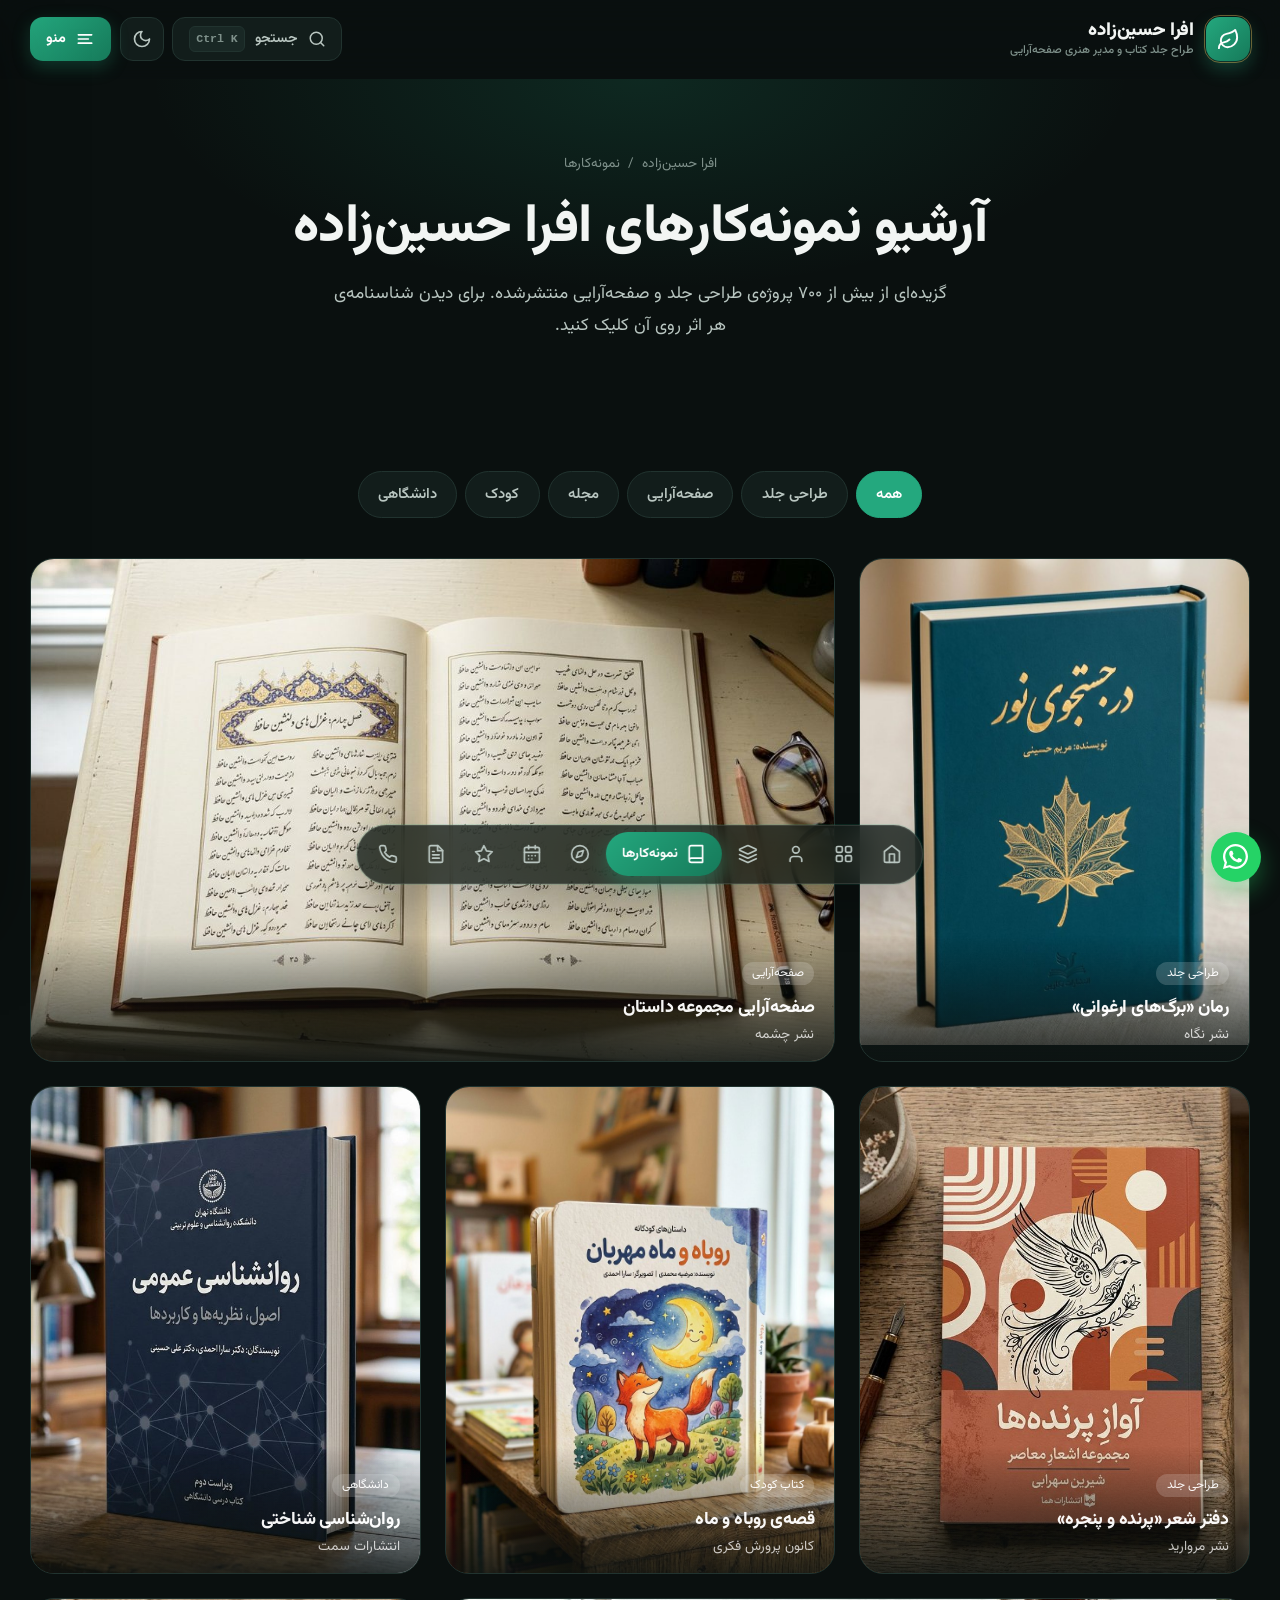
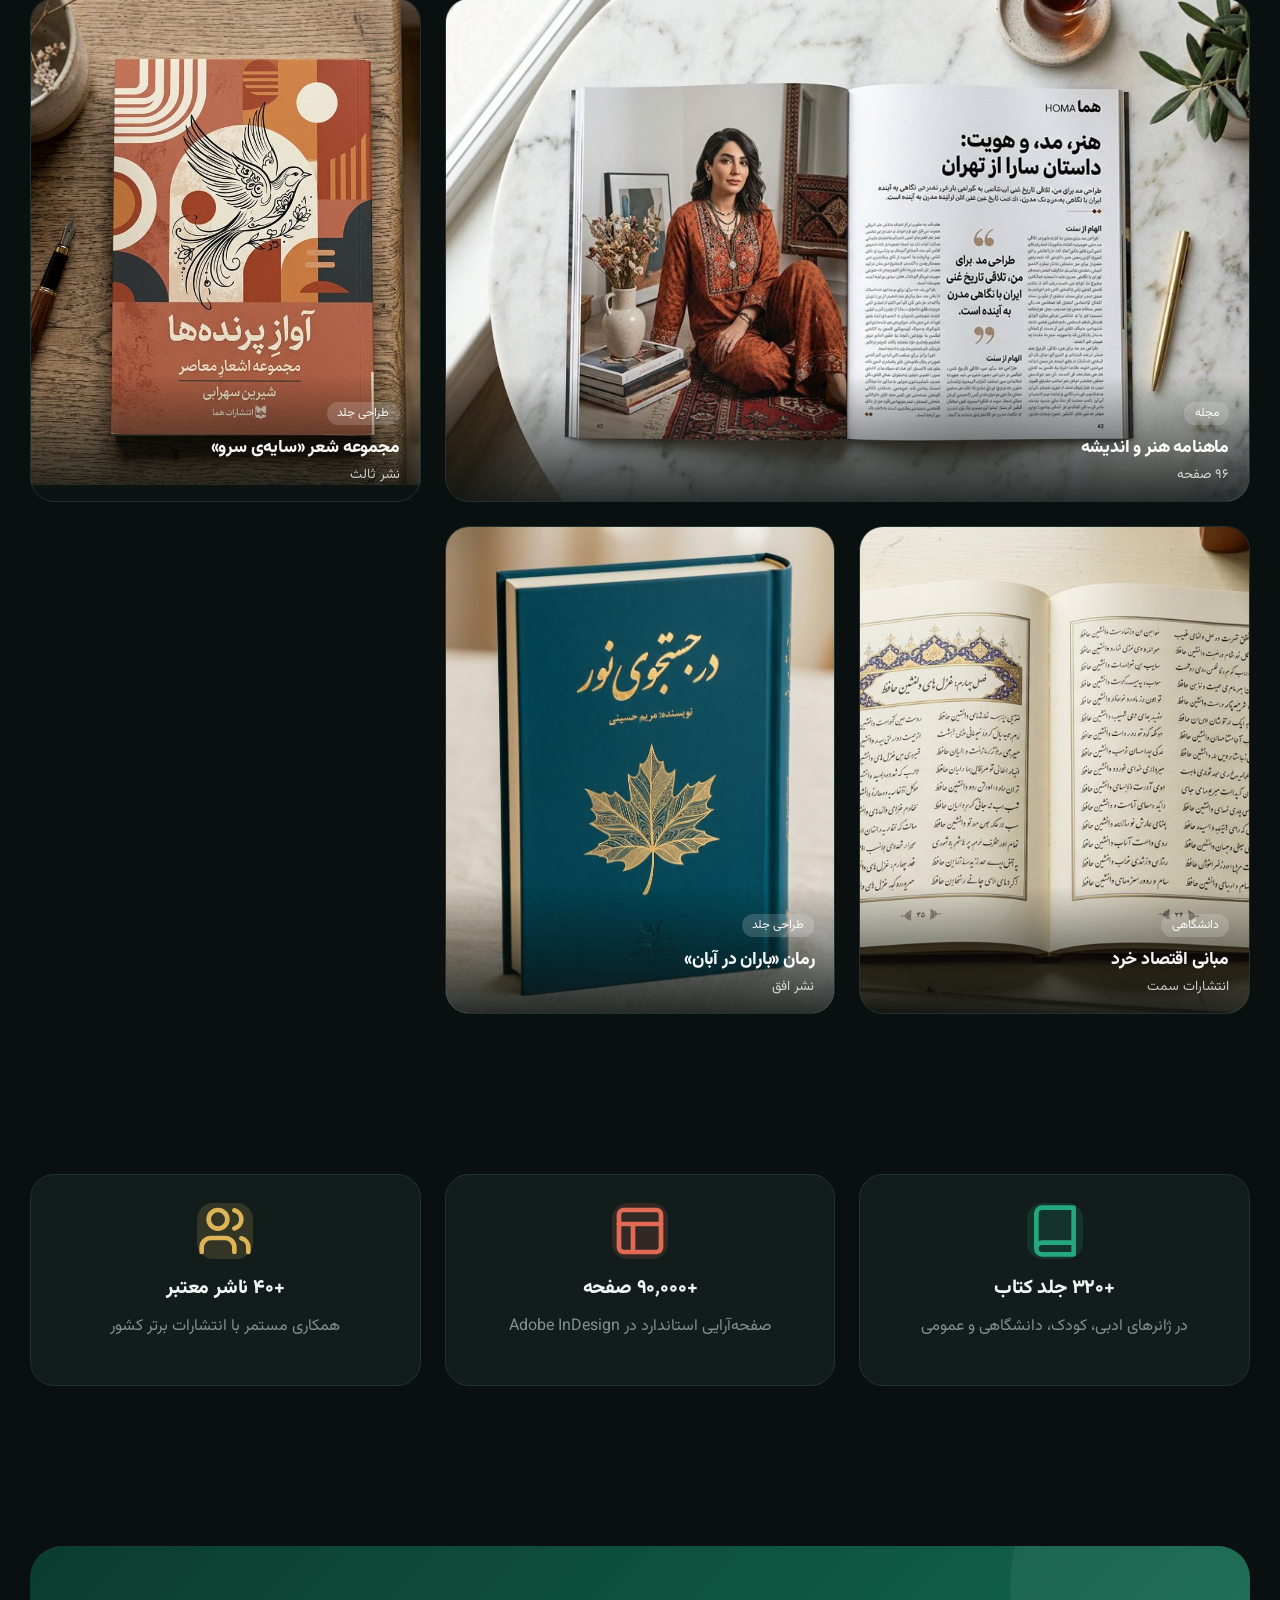
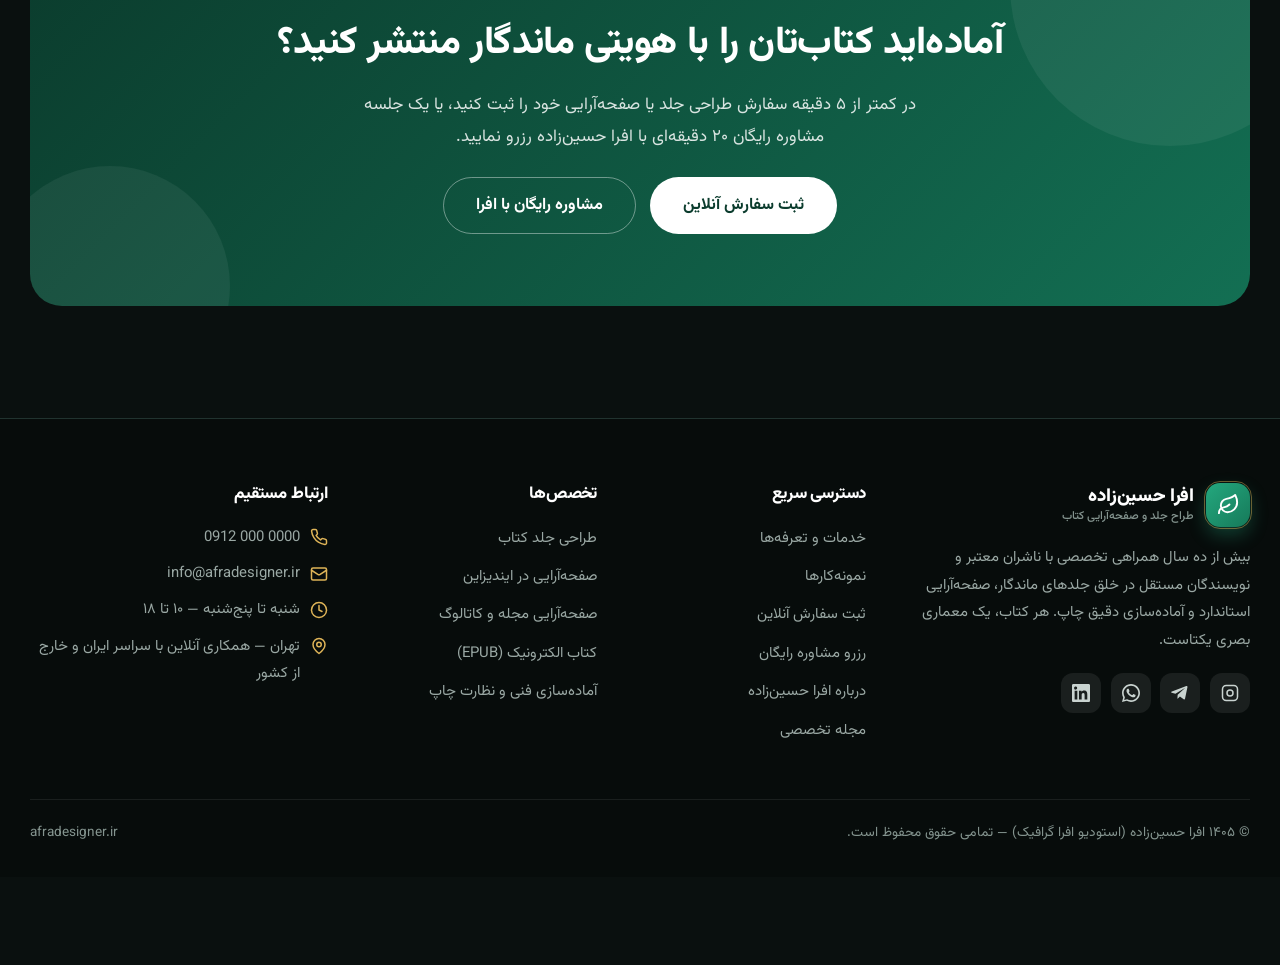
<file: portfolio.html>
<!DOCTYPE html>
<html lang="fa" dir="rtl" data-theme="dark">
<head>
<meta charset="UTF-8">
<meta name="viewport" content="width=device-width, initial-scale=1">
<title>نمونه‌کارها | افرا حسین‌زاده — طراح جلد و صفحه‌آرایی کتاب</title>
<meta name="description" content="گالری نمونه‌کارهای طراحی جلد و صفحه‌آرایی کتاب، مجله و کتاب کودک اثر افرا حسین‌زاده">
<meta name="theme-color" content="#11694e">
<meta property="og:title" content="نمونه‌کارها | افرا حسین‌زاده">
<meta property="og:description" content="گالری نمونه‌کارهای طراحی جلد و صفحه‌آرایی کتاب، مجله و کتاب کودک اثر افرا حسین‌زاده">
<meta property="og:type" content="website">
<meta property="og:image" content="assets/afra-hosseinzadeh.png">
<link rel="icon" href="data:image/svg+xml,%3Csvg xmlns='http://www.w3.org/2000/svg' viewBox='0 0 64 64'%3E%3Crect width='64' height='64' rx='16' fill='%2311694e'/%3E%3Cpath d='M32 50A18 18 0 0 1 29 14c14-3 18-4 23-10 2 5 5 10 5 20 0 14-12 26-25 26Z' fill='%23fff'/%3E%3C/svg%3E">
<link rel="preconnect" href="https://fonts.googleapis.com">
<link rel="preconnect" href="https://fonts.gstatic.com" crossorigin>
<link href="https://fonts.googleapis.com/css2?family=Vazirmatn:wght@400;500;600;700;800;900&display=swap" rel="stylesheet">
<script>(function(){try{var t=localStorage.getItem("afra-theme");document.documentElement.dataset.theme=t||"dark";}catch(e){}})();</script>
<link rel="stylesheet" href="css/style.css">
</head>
<body>
<div class="dock-progress" aria-hidden="true"></div>
<div class="sec-transition-veil" aria-hidden="true"></div>

<header class="header">
  <div class="container nav">
    <a href="index.html" class="logo" aria-label="افرا حسین‌زاده — صفحه اصلی">
      <span class="logo-mark"><svg viewBox="0 0 24 24" fill="none" stroke="currentColor" stroke-width="2" stroke-linecap="round" stroke-linejoin="round"><path d="M11 20A7 7 0 0 1 9.8 6.1C15.5 5 17 4.48 19 2c1 2 2 4.18 2 8 0 5.5-4.78 10-10 10Z"/><path d="M2 21c0-3 1.85-5.36 5.08-6C9.5 14.52 12 13 13 12"/></svg></span>
      <span class="logo-text"><b>افرا حسین‌زاده</b><small>طراح جلد کتاب و مدیر هنری صفحه‌آرایی</small></span>
    </a>
    <div class="nav-actions">
      <button type="button" class="search-btn" data-search-open aria-label="جستجو در سایت">
        <svg viewBox="0 0 24 24" fill="none" stroke="currentColor" stroke-width="2" stroke-linecap="round" stroke-linejoin="round"><circle cx="11" cy="11" r="8"/><path d="m21 21-4.3-4.3"/></svg>
        <span>جستجو</span>
        <kbd>Ctrl K</kbd>
      </button>
      <button type="button" class="icon-btn theme-toggle" data-theme-toggle aria-label="تغییر حالت روشن و تاریک">
        <svg class="ic-sun" viewBox="0 0 24 24" fill="none" stroke="currentColor" stroke-width="2" stroke-linecap="round" stroke-linejoin="round"><circle cx="12" cy="12" r="4"/><path d="M12 2v2M12 20v2M4.93 4.93l1.41 1.41M17.66 17.66l1.41 1.41M2 12h2M20 12h2M6.34 17.66l-1.41 1.41M19.07 4.93l-1.41 1.41"/></svg><svg class="ic-moon" viewBox="0 0 24 24" fill="none" stroke="currentColor" stroke-width="2" stroke-linecap="round" stroke-linejoin="round"><path d="M12 3a6 6 0 0 0 9 9 9 9 0 1 1-9-9Z"/></svg>
      </button>
      <button type="button" class="burger-btn" data-menu-open aria-label="باز کردن منوی فهرست صفحات">
        <svg viewBox="0 0 24 24" fill="none" stroke="currentColor" stroke-width="2" stroke-linecap="round"><path d="M4 7h16M4 12h12M4 17h16"/></svg>
        <span>منو</span>
      </button>
    </div>
  </div>
</header>

<div class="drawer-backdrop" aria-hidden="true"></div>
<aside class="nav-drawer" aria-hidden="true" aria-label="منوی اصلی سایت">
  <div class="top">
    <a href="index.html" class="logo">
      <span class="logo-mark"><svg viewBox="0 0 24 24" fill="none" stroke="currentColor" stroke-width="2" stroke-linecap="round" stroke-linejoin="round"><path d="M11 20A7 7 0 0 1 9.8 6.1C15.5 5 17 4.48 19 2c1 2 2 4.18 2 8 0 5.5-4.78 10-10 10Z"/><path d="M2 21c0-3 1.85-5.36 5.08-6C9.5 14.52 12 13 13 12"/></svg></span>
      <span class="logo-text"><b>افرا حسین‌زاده</b><small>برند شخصی طراحی و نشر</small></span>
    </a>
    <button type="button" class="icon-btn" data-menu-close aria-label="بستن منو"><svg viewBox="0 0 24 24" fill="none" stroke="currentColor" stroke-width="2" stroke-linecap="round"><path d="M18 6 6 18M6 6l12 12"/></svg></button>
  </div>
  <div class="drawer-profile">
    <img src="assets/afra-hosseinzadeh.png" alt="افرا حسین‌زاده" width="614" height="820">
    <div>
      <b>افرا حسین‌زاده</b>
      <small>۱۰+ سال تجربه • +۴۵۰ کتاب منتشرشده</small>
    </div>
  </div>
  <div class="drawer-lbl">دسترسی به صفحات قالب</div>
  <nav><a href="index.html"><span class="link-main"><svg viewBox="0 0 24 24" fill="none" stroke="currentColor" stroke-width="2" stroke-linecap="round" stroke-linejoin="round"><path d="m3 9 9-7 9 7v11a2 2 0 0 1-2 2H5a2 2 0 0 1-2-2z"/><polyline points="9 22 9 12 15 12 15 22"/></svg><span>خانه و معرفی برند</span></span><span class="arr"><svg viewBox="0 0 24 24" fill="none" stroke="currentColor" stroke-width="2" stroke-linecap="round" stroke-linejoin="round"><path d="M19 12H5"/><path d="m12 19-7-7 7-7"/></svg></span></a><a href="services.html"><span class="link-main"><svg viewBox="0 0 24 24" fill="none" stroke="currentColor" stroke-width="2" stroke-linecap="round" stroke-linejoin="round"><path d="m12.83 2.18a2 2 0 0 0-1.66 0L2.6 6.08a1 1 0 0 0 0 1.83l8.58 3.91a2 2 0 0 0 1.66 0l8.58-3.9a1 1 0 0 0 0-1.83Z"/><path d="m22 17.65-9.17 4.16a2 2 0 0 1-1.66 0L2 17.65"/><path d="m22 12.65-9.17 4.16a2 2 0 0 1-1.66 0L2 12.65"/></svg><span>خدمات و تعرفه‌ها</span></span><span class="arr"><svg viewBox="0 0 24 24" fill="none" stroke="currentColor" stroke-width="2" stroke-linecap="round" stroke-linejoin="round"><path d="M19 12H5"/><path d="m12 19-7-7 7-7"/></svg></span></a><a href="portfolio.html"><span class="link-main"><svg viewBox="0 0 24 24" fill="none" stroke="currentColor" stroke-width="2" stroke-linecap="round" stroke-linejoin="round"><path d="M4 19.5v-15A2.5 2.5 0 0 1 6.5 2H20v20H6.5a2.5 2.5 0 0 1 0-5H20"/></svg><span>گالری نمونه‌کارها</span></span><span class="arr"><svg viewBox="0 0 24 24" fill="none" stroke="currentColor" stroke-width="2" stroke-linecap="round" stroke-linejoin="round"><path d="M19 12H5"/><path d="m12 19-7-7 7-7"/></svg></span></a><a href="order.html"><span class="link-main"><svg viewBox="0 0 24 24" fill="none" stroke="currentColor" stroke-width="2" stroke-linecap="round" stroke-linejoin="round"><path d="M6 2 3 6v14a2 2 0 0 0 2 2h14a2 2 0 0 0 2-2V6l-3-4Z"/><path d="M3 6h18"/><path d="M16 10a4 4 0 0 1-8 0"/></svg><span>ثبت سفارش آنلاین</span></span><span class="arr"><svg viewBox="0 0 24 24" fill="none" stroke="currentColor" stroke-width="2" stroke-linecap="round" stroke-linejoin="round"><path d="M19 12H5"/><path d="m12 19-7-7 7-7"/></svg></span></a><a href="consult.html"><span class="link-main"><svg viewBox="0 0 24 24" fill="none" stroke="currentColor" stroke-width="2" stroke-linecap="round" stroke-linejoin="round"><rect width="18" height="18" x="3" y="4" rx="2"/><line x1="16" x2="16" y1="2" y2="6"/><line x1="8" x2="8" y1="2" y2="6"/><line x1="3" x2="21" y1="10" y2="10"/><path d="M8 14h.01M12 14h.01M16 14h.01M8 18h.01M12 18h.01"/></svg><span>رزرو مشاوره رایگان</span></span><span class="arr"><svg viewBox="0 0 24 24" fill="none" stroke="currentColor" stroke-width="2" stroke-linecap="round" stroke-linejoin="round"><path d="M19 12H5"/><path d="m12 19-7-7 7-7"/></svg></span></a><a href="about.html"><span class="link-main"><svg viewBox="0 0 24 24" fill="none" stroke="currentColor" stroke-width="2" stroke-linecap="round" stroke-linejoin="round"><path d="M19 21v-2a4 4 0 0 0-4-4H9a4 4 0 0 0-4 4v2"/><circle cx="12" cy="7" r="4"/></svg><span>درباره افرا حسین‌زاده</span></span><span class="arr"><svg viewBox="0 0 24 24" fill="none" stroke="currentColor" stroke-width="2" stroke-linecap="round" stroke-linejoin="round"><path d="M19 12H5"/><path d="m12 19-7-7 7-7"/></svg></span></a><a href="blog.html"><span class="link-main"><svg viewBox="0 0 24 24" fill="none" stroke="currentColor" stroke-width="2" stroke-linecap="round" stroke-linejoin="round"><path d="M14.5 2H6a2 2 0 0 0-2 2v16a2 2 0 0 0 2 2h12a2 2 0 0 0 2-2V7.5L14.5 2z"/><polyline points="14 2 14 8 20 8"/><line x1="16" x2="8" y1="13" y2="13"/><line x1="16" x2="8" y1="17" y2="17"/><line x1="10" x2="8" y1="9" y2="9"/></svg><span>مجله تخصصی نشر</span></span><span class="arr"><svg viewBox="0 0 24 24" fill="none" stroke="currentColor" stroke-width="2" stroke-linecap="round" stroke-linejoin="round"><path d="M19 12H5"/><path d="m12 19-7-7 7-7"/></svg></span></a><a href="contact.html"><span class="link-main"><svg viewBox="0 0 24 24" fill="none" stroke="currentColor" stroke-width="2" stroke-linecap="round" stroke-linejoin="round"><path d="M22 16.92v3a2 2 0 0 1-2.18 2 19.79 19.79 0 0 1-8.63-3.07 19.5 19.5 0 0 1-6-6 19.79 19.79 0 0 1-3.07-8.67A2 2 0 0 1 4.11 2h3a2 2 0 0 1 2 1.72c.127.96.361 1.903.7 2.81a2 2 0 0 1-.45 2.11L8.09 9.91a16 16 0 0 0 6 6l1.27-1.27a2 2 0 0 1 2.11-.45c.907.339 1.85.573 2.81.7A2 2 0 0 1 22 16.92z"/></svg><span>تماس با من</span></span><span class="arr"><svg viewBox="0 0 24 24" fill="none" stroke="currentColor" stroke-width="2" stroke-linecap="round" stroke-linejoin="round"><path d="M19 12H5"/><path d="m12 19-7-7 7-7"/></svg></span></a></nav>
  <div class="bottom">
    <a href="order.html" class="btn btn-primary btn-block">ثبت سفارش آنلاین پروژه</a>
    <a href="consult.html" class="btn btn-outline btn-block">رزرو جلسه مشاوره رایگان</a>
    <div class="drawer-socials">
      <a href="https://instagram.com" target="_blank" rel="noopener" aria-label="اینستاگرام"><svg viewBox="0 0 24 24" fill="none" stroke="currentColor" stroke-width="2"><rect width="20" height="20" x="2" y="2" rx="5"/><circle cx="12" cy="12" r="4"/><path d="M17.5 6.5h.01"/></svg></a>
      <a href="https://t.me" target="_blank" rel="noopener" aria-label="تلگرام"><svg viewBox="0 0 24 24" fill="currentColor"><path d="M21.9 4.4 18.7 19.6c-.2 1-.9 1.3-1.8.8l-5-3.7-2.4 2.3c-.3.3-.5.5-1 .5l.4-5.1L18 6.1c.4-.4-.1-.6-.6-.2L5.9 13.1 1 11.6c-1.1-.3-1.1-1.1.2-1.6L20.5 2.6c.9-.3 1.7.2 1.4 1.8"/></svg></a>
      <a href="https://wa.me/989120000000" target="_blank" rel="noopener" aria-label="واتساپ"><svg viewBox="0 0 24 24" fill="currentColor"><path d="M17.5 14.4c-.3-.1-1.8-.9-2-1-.3-.1-.5-.1-.7.1-.2.3-.8 1-.9 1.2-.2.2-.3.2-.6.1-.3-.1-1.3-.5-2.4-1.5-.9-.8-1.5-1.8-1.7-2.1-.2-.3 0-.5.1-.6l.4-.5c.1-.2.2-.3.3-.5.1-.2 0-.4 0-.5-.1-.1-.7-1.6-.9-2.2-.2-.6-.5-.5-.7-.5h-.6c-.2 0-.5.1-.8.4-.3.3-1 1-1 2.5s1.1 2.9 1.2 3.1c.1.2 2.1 3.2 5.1 4.5.7.3 1.3.5 1.7.6.7.2 1.4.2 1.9.1.6-.1 1.8-.7 2-1.4.2-.7.2-1.3.2-1.4-.1-.2-.3-.3-.6-.4M12 21.8c-1.8 0-3.5-.5-5-1.4l-.4-.2-3.7 1 1-3.6-.2-.4A9.8 9.8 0 0 1 2.2 12C2.2 6.6 6.6 2.2 12 2.2S21.8 6.6 21.8 12 17.4 21.8 12 21.8M12 0C5.4 0 0 5.4 0 12c0 2.1.6 4.2 1.6 6L0 24l6.2-1.6c1.8 1 3.8 1.5 5.8 1.5 6.6 0 12-5.4 12-12S18.6 0 12 0"/></svg></a>
      <a href="https://linkedin.com" target="_blank" rel="noopener" aria-label="لینکدین"><svg viewBox="0 0 24 24" fill="currentColor"><path d="M20.4 20.5h-3.6v-5.6c0-1.3 0-3-1.8-3s-2.1 1.4-2.1 2.9v5.7H9.3V9h3.4v1.6c.5-.9 1.6-1.8 3.4-1.8 3.6 0 4.3 2.4 4.3 5.5v6.2ZM5.3 7.4a2.1 2.1 0 1 1 0-4.1 2.1 2.1 0 0 1 0 4.1M7.1 20.5H3.5V9h3.6ZM22.2 0H1.8C.8 0 0 .8 0 1.7v20.5c0 1 .8 1.8 1.8 1.8h20.4c1 0 1.8-.8 1.8-1.8V1.7C24 .8 23.2 0 22.2 0"/></svg></a>
    </div>
  </div>
</aside>

<div class="search-modal" id="search-modal" aria-hidden="true" role="dialog" aria-label="جستجوی سایت">
  <div class="search-dialog">
    <div class="search-bar">
      <svg viewBox="0 0 24 24" fill="none" stroke="currentColor" stroke-width="2" stroke-linecap="round" stroke-linejoin="round"><circle cx="11" cy="11" r="8"/><path d="m21 21-4.3-4.3"/></svg>
      <input type="search" id="search-input" placeholder="جستجو در خدمات، نمونه‌کارها، مقالات و بخش‌ها…" autocomplete="off">
      <button type="button" class="close-esc" data-search-close>ESC</button>
    </div>
    <div class="search-tags">
      <small>پیشنهاد سریع:</small>
      <button type="button" class="search-tag" data-search-tag="طراحی جلد">طراحی جلد</button>
      <button type="button" class="search-tag" data-search-tag="صفحه‌آرایی">صفحه‌آرایی</button>
      <button type="button" class="search-tag" data-search-tag="تعرفه">ماشین‌حساب تعرفه</button>
      <button type="button" class="search-tag" data-search-tag="مشاوره">مشاوره رایگان</button>
      <button type="button" class="search-tag" data-search-tag="EPUB">کتاب الکترونیک</button>
    </div>
    <div class="search-results" id="search-results"></div>
  </div>
</div>
<main>

<section class="page-hero text-center">
  <div class="container">
    <nav class="breadcrumb"><a href="index.html">افرا حسین‌زاده</a><span>/</span><span>نمونه‌کارها</span></nav>
    <h1>آرشیو نمونه‌کارهای افرا حسین‌زاده</h1>
    <p>گزیده‌ای از بیش از ۷۰۰ پروژه‌ی طراحی جلد و صفحه‌آرایی منتشرشده. برای دیدن شناسنامه‌ی هر اثر روی آن کلیک کنید.</p>
  </div>
</section>

<section class="section--tight">
  <div class="container">
    <div class="filters"><button type="button" class="filter-btn active" data-filter="all">همه</button><button type="button" class="filter-btn" data-filter="cover">طراحی جلد</button><button type="button" class="filter-btn" data-filter="layout">صفحه‌آرایی</button><button type="button" class="filter-btn" data-filter="magazine">مجله</button><button type="button" class="filter-btn" data-filter="kids">کودک</button><button type="button" class="filter-btn" data-filter="academic">دانشگاهی</button></div>
    <div class="work-grid">
      <article class="work reveal" data-cat="cover" data-cat-label="طراحی جلد" data-title="رمان «برگ‌های ارغوانی»" data-desc="طراحی جلد رمان ادبی با تصویرسازی برگ افرا و تایپوگرافی طلایی" data-meta="نشر نگاه | جلد سخت | رقعی | ۱۴۰۳" data-delay="0">
        <img src="assets/cover-1.jpg" alt="رمان «برگ‌های ارغوانی»" loading="lazy">
        <div class="work-info"><span class="tag">طراحی جلد</span><h3>رمان «برگ‌های ارغوانی»</h3><p>نشر نگاه</p></div>
      </article>
      <article class="work reveal wide" data-cat="layout" data-cat-label="صفحه‌آرایی" data-title="صفحه‌آرایی مجموعه داستان" data-desc="طراحی گرید دو ستونه، سرفصل‌های تزئینی و حاشیه‌های استاندارد چاپ" data-meta="نشر چشمه | ۳۲۰ صفحه | وزیری | ایندیزاین" data-delay="1">
        <img src="assets/layout-1.jpg" alt="صفحه‌آرایی مجموعه داستان" loading="lazy">
        <div class="work-info"><span class="tag">صفحه‌آرایی</span><h3>صفحه‌آرایی مجموعه داستان</h3><p>نشر چشمه</p></div>
      </article>
      <article class="work reveal" data-cat="cover" data-cat-label="طراحی جلد" data-title="دفتر شعر «پرنده و پنجره»" data-desc="جلد مینیمال با فرم‌های هندسی و خط‌نگاره پرنده" data-meta="نشر مروارید | شومیز | رقعی | ۱۴۰۲" data-delay="2">
        <img src="assets/cover-2.jpg" alt="دفتر شعر «پرنده و پنجره»" loading="lazy">
        <div class="work-info"><span class="tag">طراحی جلد</span><h3>دفتر شعر «پرنده و پنجره»</h3><p>نشر مروارید</p></div>
      </article>
      <article class="work reveal" data-cat="kids" data-cat-label="کتاب کودک" data-title="قصه‌ی روباه و ماه" data-desc="تصویرسازی آبرنگی و لترینگ کودکانه برای گروه سنی ب" data-meta="کانون پرورش فکری | خشتی | ۱۴۰۳" data-delay="0">
        <img src="assets/cover-3.jpg" alt="قصه‌ی روباه و ماه" loading="lazy">
        <div class="work-info"><span class="tag">کتاب کودک</span><h3>قصه‌ی روباه و ماه</h3><p>کانون پرورش فکری</p></div>
      </article>
      <article class="work reveal" data-cat="academic" data-cat-label="دانشگاهی" data-title="روان‌شناسی شناختی" data-desc="طراحی جلد کتاب درسی با هویت بصری آکادمیک و مدرن" data-meta="انتشارات سمت | وزیری | چاپ سوم" data-delay="1">
        <img src="assets/cover-4.jpg" alt="روان‌شناسی شناختی" loading="lazy">
        <div class="work-info"><span class="tag">دانشگاهی</span><h3>روان‌شناسی شناختی</h3><p>انتشارات سمت</p></div>
      </article>
      <article class="work reveal wide" data-cat="magazine" data-cat-label="مجله" data-title="ماهنامه هنر و اندیشه" data-desc="صفحه‌آرایی ادیتوریال با گرید چندستونه و نقل‌قول‌های برجسته" data-meta="۹۶ صفحه | A4 | گلاسه | ۱۴۰۳" data-delay="2">
        <img src="assets/layout-2.jpg" alt="ماهنامه هنر و اندیشه" loading="lazy">
        <div class="work-info"><span class="tag">مجله</span><h3>ماهنامه هنر و اندیشه</h3><p>۹۶ صفحه</p></div>
      </article>
      <article class="work reveal" data-cat="cover" data-cat-label="طراحی جلد" data-title="مجموعه شعر «سایه‌ی سرو»" data-desc="بازطراحی جلد برای چاپ ششم با حفظ هویت نسخه‌ی اصلی" data-meta="نشر ثالث | شومیز | رقعی" data-delay="0">
        <img src="assets/cover-2.jpg" alt="مجموعه شعر «سایه‌ی سرو»" loading="lazy">
        <div class="work-info"><span class="tag">طراحی جلد</span><h3>مجموعه شعر «سایه‌ی سرو»</h3><p>نشر ثالث</p></div>
      </article>
      <article class="work reveal" data-cat="academic" data-cat-label="دانشگاهی" data-title="مبانی اقتصاد خرد" data-desc="صفحه‌آرایی ۵۲۰ صفحه با ۱۴۰ جدول و نمودار برداری" data-meta="انتشارات سمت | وزیری | ۱۴۰۳" data-delay="1">
        <img src="assets/layout-1.jpg" alt="مبانی اقتصاد خرد" loading="lazy">
        <div class="work-info"><span class="tag">دانشگاهی</span><h3>مبانی اقتصاد خرد</h3><p>انتشارات سمت</p></div>
      </article>
      <article class="work reveal" data-cat="cover" data-cat-label="طراحی جلد" data-title="رمان «باران در آبان»" data-desc="جلد مینیمال با بافت کاغذ کتان و طلاکوب گرم" data-meta="نشر افق | جلد سخت | رقعی" data-delay="2">
        <img src="assets/cover-1.jpg" alt="رمان «باران در آبان»" loading="lazy">
        <div class="work-info"><span class="tag">طراحی جلد</span><h3>رمان «باران در آبان»</h3><p>نشر افق</p></div>
      </article></div>
  </div>
</section>
<section class="section">
  <div class="container">
    <div class="grid-3">
      <div class="card reveal text-center"><span class="ic" style="display:inline-grid;place-items:center;width:56px;height:56px;border-radius:16px;background:var(--c-teal-light);color:var(--c-teal);margin-bottom:1rem"><svg viewBox="0 0 24 24" fill="none" stroke="currentColor" stroke-width="2" stroke-linecap="round" stroke-linejoin="round"><path d="M4 19.5v-15A2.5 2.5 0 0 1 6.5 2H20v20H6.5a2.5 2.5 0 0 1 0-5H20"/></svg></span><h3>+۳۲۰ جلد کتاب</h3><p class="muted">در ژانرهای ادبی، کودک، دانشگاهی و عمومی</p></div>
      <div class="card reveal text-center" data-delay="1"><span class="ic" style="display:inline-grid;place-items:center;width:56px;height:56px;border-radius:16px;background:var(--c-terra-light);color:var(--c-terra);margin-bottom:1rem"><svg viewBox="0 0 24 24" fill="none" stroke="currentColor" stroke-width="2" stroke-linecap="round" stroke-linejoin="round"><rect width="18" height="18" x="3" y="3" rx="2"/><path d="M3 9h18M9 21V9"/></svg></span><h3>+۹۰٬۰۰۰ صفحه</h3><p class="muted">صفحه‌آرایی استاندارد در Adobe InDesign</p></div>
      <div class="card reveal text-center" data-delay="2"><span class="ic" style="display:inline-grid;place-items:center;width:56px;height:56px;border-radius:16px;background:var(--c-gold-light);color:var(--c-gold);margin-bottom:1rem"><svg viewBox="0 0 24 24" fill="none" stroke="currentColor" stroke-width="2" stroke-linecap="round" stroke-linejoin="round"><path d="M16 21v-2a4 4 0 0 0-4-4H6a4 4 0 0 0-4 4v2"/><circle cx="9" cy="7" r="4"/><path d="M22 21v-2a4 4 0 0 0-3-3.87M16 3.13a4 4 0 0 1 0 7.75"/></svg></span><h3>+۴۰ ناشر معتبر</h3><p class="muted">همکاری مستمر با انتشارات برتر کشور</p></div>
    </div>
  </div>
</section>

<section class="section--tight">
  <div class="container">
    <div class="cta reveal">
      <h2>آماده‌اید کتاب‌تان را با هویتی ماندگار منتشر کنید؟</h2>
      <p>در کمتر از ۵ دقیقه سفارش طراحی جلد یا صفحه‌آرایی خود را ثبت کنید، یا یک جلسه مشاوره رایگان ۲۰ دقیقه‌ای با افرا حسین‌زاده رزرو نمایید.</p>
      <div class="actions">
        <a href="order.html" class="btn btn-primary btn-lg">ثبت سفارش آنلاین</a>
        <a href="consult.html" class="btn btn-outline btn-lg">مشاوره رایگان با افرا</a>
      </div>
    </div>
  </div>
</section>


</main>
<footer class="footer">
  <div class="container">
    <div class="footer-grid">
      <div>
        <a href="index.html" class="logo">
          <span class="logo-mark"><svg viewBox="0 0 24 24" fill="none" stroke="currentColor" stroke-width="2" stroke-linecap="round" stroke-linejoin="round"><path d="M11 20A7 7 0 0 1 9.8 6.1C15.5 5 17 4.48 19 2c1 2 2 4.18 2 8 0 5.5-4.78 10-10 10Z"/><path d="M2 21c0-3 1.85-5.36 5.08-6C9.5 14.52 12 13 13 12"/></svg></span>
          <span class="logo-text"><b>افرا حسین‌زاده</b><small>طراح جلد و صفحه‌آرایی کتاب</small></span>
        </a>
        <p style="margin-top:1rem">بیش از ده سال همراهی تخصصی با ناشران معتبر و نویسندگان مستقل در خلق جلدهای ماندگار، صفحه‌آرایی استاندارد و آماده‌سازی دقیق چاپ. هر کتاب، یک معماری بصری یکتاست.</p>
        <div class="socials">
          <a href="https://instagram.com" target="_blank" rel="noopener" aria-label="اینستاگرام"><svg viewBox="0 0 24 24" fill="none" stroke="currentColor" stroke-width="2"><rect width="20" height="20" x="2" y="2" rx="5"/><circle cx="12" cy="12" r="4"/><path d="M17.5 6.5h.01"/></svg></a>
          <a href="https://t.me" target="_blank" rel="noopener" aria-label="تلگرام"><svg viewBox="0 0 24 24" fill="currentColor"><path d="M21.9 4.4 18.7 19.6c-.2 1-.9 1.3-1.8.8l-5-3.7-2.4 2.3c-.3.3-.5.5-1 .5l.4-5.1L18 6.1c.4-.4-.1-.6-.6-.2L5.9 13.1 1 11.6c-1.1-.3-1.1-1.1.2-1.6L20.5 2.6c.9-.3 1.7.2 1.4 1.8"/></svg></a>
          <a href="https://wa.me/989120000000" target="_blank" rel="noopener" aria-label="واتساپ"><svg viewBox="0 0 24 24" fill="currentColor"><path d="M17.5 14.4c-.3-.1-1.8-.9-2-1-.3-.1-.5-.1-.7.1-.2.3-.8 1-.9 1.2-.2.2-.3.2-.6.1-.3-.1-1.3-.5-2.4-1.5-.9-.8-1.5-1.8-1.7-2.1-.2-.3 0-.5.1-.6l.4-.5c.1-.2.2-.3.3-.5.1-.2 0-.4 0-.5-.1-.1-.7-1.6-.9-2.2-.2-.6-.5-.5-.7-.5h-.6c-.2 0-.5.1-.8.4-.3.3-1 1-1 2.5s1.1 2.9 1.2 3.1c.1.2 2.1 3.2 5.1 4.5.7.3 1.3.5 1.7.6.7.2 1.4.2 1.9.1.6-.1 1.8-.7 2-1.4.2-.7.2-1.3.2-1.4-.1-.2-.3-.3-.6-.4M12 21.8c-1.8 0-3.5-.5-5-1.4l-.4-.2-3.7 1 1-3.6-.2-.4A9.8 9.8 0 0 1 2.2 12C2.2 6.6 6.6 2.2 12 2.2S21.8 6.6 21.8 12 17.4 21.8 12 21.8M12 0C5.4 0 0 5.4 0 12c0 2.1.6 4.2 1.6 6L0 24l6.2-1.6c1.8 1 3.8 1.5 5.8 1.5 6.6 0 12-5.4 12-12S18.6 0 12 0"/></svg></a>
          <a href="https://linkedin.com" target="_blank" rel="noopener" aria-label="لینکدین"><svg viewBox="0 0 24 24" fill="currentColor"><path d="M20.4 20.5h-3.6v-5.6c0-1.3 0-3-1.8-3s-2.1 1.4-2.1 2.9v5.7H9.3V9h3.4v1.6c.5-.9 1.6-1.8 3.4-1.8 3.6 0 4.3 2.4 4.3 5.5v6.2ZM5.3 7.4a2.1 2.1 0 1 1 0-4.1 2.1 2.1 0 0 1 0 4.1M7.1 20.5H3.5V9h3.6ZM22.2 0H1.8C.8 0 0 .8 0 1.7v20.5c0 1 .8 1.8 1.8 1.8h20.4c1 0 1.8-.8 1.8-1.8V1.7C24 .8 23.2 0 22.2 0"/></svg></a>
        </div>
      </div>
      <div>
        <h4>دسترسی سریع</h4>
        <ul>
          <li><a href="services.html">خدمات و تعرفه‌ها</a></li>
          <li><a href="portfolio.html">نمونه‌کارها</a></li>
          <li><a href="order.html">ثبت سفارش آنلاین</a></li>
          <li><a href="consult.html">رزرو مشاوره رایگان</a></li>
          <li><a href="about.html">درباره افرا حسین‌زاده</a></li>
          <li><a href="blog.html">مجله تخصصی</a></li>
        </ul>
      </div>
      <div>
        <h4>تخصص‌ها</h4>
        <ul>
          <li><a href="services.html#cover">طراحی جلد کتاب</a></li>
          <li><a href="services.html#layout">صفحه‌آرایی در ایندیزاین</a></li>
          <li><a href="services.html#magazine">صفحه‌آرایی مجله و کاتالوگ</a></li>
          <li><a href="services.html#ebook">کتاب الکترونیک (EPUB)</a></li>
          <li><a href="services.html#print">آماده‌سازی فنی و نظارت چاپ</a></li>
        </ul>
      </div>
      <div>
        <h4>ارتباط مستقیم</h4>
        <ul class="contact-list">
          <li><svg viewBox="0 0 24 24" fill="none" stroke="currentColor" stroke-width="2" stroke-linecap="round" stroke-linejoin="round"><path d="M22 16.92v3a2 2 0 0 1-2.18 2 19.79 19.79 0 0 1-8.63-3.07 19.5 19.5 0 0 1-6-6 19.79 19.79 0 0 1-3.07-8.67A2 2 0 0 1 4.11 2h3a2 2 0 0 1 2 1.72c.127.96.361 1.903.7 2.81a2 2 0 0 1-.45 2.11L8.09 9.91a16 16 0 0 0 6 6l1.27-1.27a2 2 0 0 1 2.11-.45c.907.339 1.85.573 2.81.7A2 2 0 0 1 22 16.92z"/></svg><a href="tel:+989120000000" dir="ltr">0912 000 0000</a></li>
          <li><svg viewBox="0 0 24 24" fill="none" stroke="currentColor" stroke-width="2" stroke-linecap="round" stroke-linejoin="round"><rect width="20" height="16" x="2" y="4" rx="2"/><path d="m22 7-8.97 5.7a1.94 1.94 0 0 1-2.06 0L2 7"/></svg><a href="mailto:info@afradesigner.ir">info@afradesigner.ir</a></li>
          <li><svg viewBox="0 0 24 24" fill="none" stroke="currentColor" stroke-width="2" stroke-linecap="round" stroke-linejoin="round"><circle cx="12" cy="12" r="10"/><path d="M12 6v6l4 2"/></svg><span>شنبه تا پنج‌شنبه — ۱۰ تا ۱۸</span></li>
          <li><svg viewBox="0 0 24 24" fill="none" stroke="currentColor" stroke-width="2" stroke-linecap="round" stroke-linejoin="round"><path d="M20 10c0 6-8 12-8 12s-8-6-8-12a8 8 0 0 1 16 0Z"/><circle cx="12" cy="10" r="3"/></svg><span>تهران — همکاری آنلاین با سراسر ایران و خارج از کشور</span></li>
        </ul>
      </div>
    </div>
    <div class="footer-bottom">
      <span>© <span data-year></span> افرا حسین‌زاده (استودیو افرا گرافیک) — تمامی حقوق محفوظ است.</span>
      <span>afradesigner.ir</span>
    </div>
  </div>
</footer>

<nav class="section-dock" aria-label="ناوبری سریع بخش‌ها">
  <a href="index.html#hero" class="dock-item" data-sec="hero" data-tooltip="معرفی" aria-label="معرفی"><svg viewBox="0 0 24 24" fill="none" stroke="currentColor" stroke-width="2" stroke-linecap="round" stroke-linejoin="round"><path d="m3 9 9-7 9 7v11a2 2 0 0 1-2 2H5a2 2 0 0 1-2-2z"/><polyline points="9 22 9 12 15 12 15 22"/></svg><span class="dock-lbl">معرفی</span></a><a href="index.html#hub" class="dock-item" data-sec="hub" data-tooltip="اکوسیستم" aria-label="اکوسیستم"><svg viewBox="0 0 24 24" fill="none" stroke="currentColor" stroke-width="2" stroke-linecap="round" stroke-linejoin="round"><rect width="7" height="7" x="3" y="3" rx="1.5"/><rect width="7" height="7" x="14" y="3" rx="1.5"/><rect width="7" height="7" x="14" y="14" rx="1.5"/><rect width="7" height="7" x="3" y="14" rx="1.5"/></svg><span class="dock-lbl">اکوسیستم</span></a><a href="index.html#about" class="dock-item" data-sec="about" data-tooltip="درباره افرا" aria-label="درباره افرا"><svg viewBox="0 0 24 24" fill="none" stroke="currentColor" stroke-width="2" stroke-linecap="round" stroke-linejoin="round"><path d="M19 21v-2a4 4 0 0 0-4-4H9a4 4 0 0 0-4 4v2"/><circle cx="12" cy="7" r="4"/></svg><span class="dock-lbl">درباره افرا</span></a><a href="index.html#services" class="dock-item" data-sec="services" data-tooltip="خدمات" aria-label="خدمات"><svg viewBox="0 0 24 24" fill="none" stroke="currentColor" stroke-width="2" stroke-linecap="round" stroke-linejoin="round"><path d="m12.83 2.18a2 2 0 0 0-1.66 0L2.6 6.08a1 1 0 0 0 0 1.83l8.58 3.91a2 2 0 0 0 1.66 0l8.58-3.9a1 1 0 0 0 0-1.83Z"/><path d="m22 17.65-9.17 4.16a2 2 0 0 1-1.66 0L2 17.65"/><path d="m22 12.65-9.17 4.16a2 2 0 0 1-1.66 0L2 12.65"/></svg><span class="dock-lbl">خدمات</span></a><a href="index.html#portfolio" class="dock-item" data-sec="portfolio" data-tooltip="نمونه‌کارها" aria-label="نمونه‌کارها"><svg viewBox="0 0 24 24" fill="none" stroke="currentColor" stroke-width="2" stroke-linecap="round" stroke-linejoin="round"><path d="M4 19.5v-15A2.5 2.5 0 0 1 6.5 2H20v20H6.5a2.5 2.5 0 0 1 0-5H20"/></svg><span class="dock-lbl">نمونه‌کارها</span></a><a href="index.html#process" class="dock-item" data-sec="process" data-tooltip="فرآیند کار" aria-label="فرآیند کار"><svg viewBox="0 0 24 24" fill="none" stroke="currentColor" stroke-width="2" stroke-linecap="round" stroke-linejoin="round"><circle cx="12" cy="12" r="10"/><polygon points="16.24 7.76 14.12 14.12 7.76 16.24 9.88 9.88 16.24 7.76"/></svg><span class="dock-lbl">فرآیند کار</span></a><a href="index.html#consult" class="dock-item" data-sec="consult" data-tooltip="رزرو مشاوره" aria-label="رزرو مشاوره"><svg viewBox="0 0 24 24" fill="none" stroke="currentColor" stroke-width="2" stroke-linecap="round" stroke-linejoin="round"><rect width="18" height="18" x="3" y="4" rx="2"/><line x1="16" x2="16" y1="2" y2="6"/><line x1="8" x2="8" y1="2" y2="6"/><line x1="3" x2="21" y1="10" y2="10"/><path d="M8 14h.01M12 14h.01M16 14h.01M8 18h.01M12 18h.01"/></svg><span class="dock-lbl">رزرو مشاوره</span></a><a href="index.html#testimonials" class="dock-item" data-sec="testimonials" data-tooltip="نظرات" aria-label="نظرات"><svg viewBox="0 0 24 24" fill="none" stroke="currentColor" stroke-width="2" stroke-linecap="round" stroke-linejoin="round"><polygon points="12 2 15.09 8.26 22 9.27 17 14.14 18.18 21.02 12 17.77 5.82 21.02 7 14.14 2 9.27 8.91 8.26 12 2"/></svg><span class="dock-lbl">نظرات</span></a><a href="index.html#blog" class="dock-item" data-sec="blog" data-tooltip="مجله" aria-label="مجله"><svg viewBox="0 0 24 24" fill="none" stroke="currentColor" stroke-width="2" stroke-linecap="round" stroke-linejoin="round"><path d="M14.5 2H6a2 2 0 0 0-2 2v16a2 2 0 0 0 2 2h12a2 2 0 0 0 2-2V7.5L14.5 2z"/><polyline points="14 2 14 8 20 8"/><line x1="16" x2="8" y1="13" y2="13"/><line x1="16" x2="8" y1="17" y2="17"/><line x1="10" x2="8" y1="9" y2="9"/></svg><span class="dock-lbl">مجله</span></a><a href="index.html#contact" class="dock-item" data-sec="contact" data-tooltip="تماس" aria-label="تماس"><svg viewBox="0 0 24 24" fill="none" stroke="currentColor" stroke-width="2" stroke-linecap="round" stroke-linejoin="round"><path d="M22 16.92v3a2 2 0 0 1-2.18 2 19.79 19.79 0 0 1-8.63-3.07 19.5 19.5 0 0 1-6-6 19.79 19.79 0 0 1-3.07-8.67A2 2 0 0 1 4.11 2h3a2 2 0 0 1 2 1.72c.127.96.361 1.903.7 2.81a2 2 0 0 1-.45 2.11L8.09 9.91a16 16 0 0 0 6 6l1.27-1.27a2 2 0 0 1 2.11-.45c.907.339 1.85.573 2.81.7A2 2 0 0 1 22 16.92z"/></svg><span class="dock-lbl">تماس</span></a>
</nav>

<a href="https://wa.me/989120000000" class="fab-wa" target="_blank" rel="noopener" aria-label="گفتگو در واتساپ"><svg viewBox="0 0 24 24" fill="currentColor"><path d="M17.5 14.4c-.3-.1-1.8-.9-2-1-.3-.1-.5-.1-.7.1-.2.3-.8 1-.9 1.2-.2.2-.3.2-.6.1-.3-.1-1.3-.5-2.4-1.5-.9-.8-1.5-1.8-1.7-2.1-.2-.3 0-.5.1-.6l.4-.5c.1-.2.2-.3.3-.5.1-.2 0-.4 0-.5-.1-.1-.7-1.6-.9-2.2-.2-.6-.5-.5-.7-.5h-.6c-.2 0-.5.1-.8.4-.3.3-1 1-1 2.5s1.1 2.9 1.2 3.1c.1.2 2.1 3.2 5.1 4.5.7.3 1.3.5 1.7.6.7.2 1.4.2 1.9.1.6-.1 1.8-.7 2-1.4.2-.7.2-1.3.2-1.4-.1-.2-.3-.3-.6-.4M12 21.8c-1.8 0-3.5-.5-5-1.4l-.4-.2-3.7 1 1-3.6-.2-.4A9.8 9.8 0 0 1 2.2 12C2.2 6.6 6.6 2.2 12 2.2S21.8 6.6 21.8 12 17.4 21.8 12 21.8M12 0C5.4 0 0 5.4 0 12c0 2.1.6 4.2 1.6 6L0 24l6.2-1.6c1.8 1 3.8 1.5 5.8 1.5 6.6 0 12-5.4 12-12S18.6 0 12 0"/></svg></a>
<button type="button" class="to-top" aria-label="بازگشت به بالا"><svg viewBox="0 0 24 24" fill="none" stroke="currentColor" stroke-width="2.5" stroke-linecap="round" stroke-linejoin="round"><path d="m18 15-6-6-6 6"/></svg></button>
<div class="toast" role="status"></div>
<script src="js/main.js"></script>
</body>
</html>
</file>
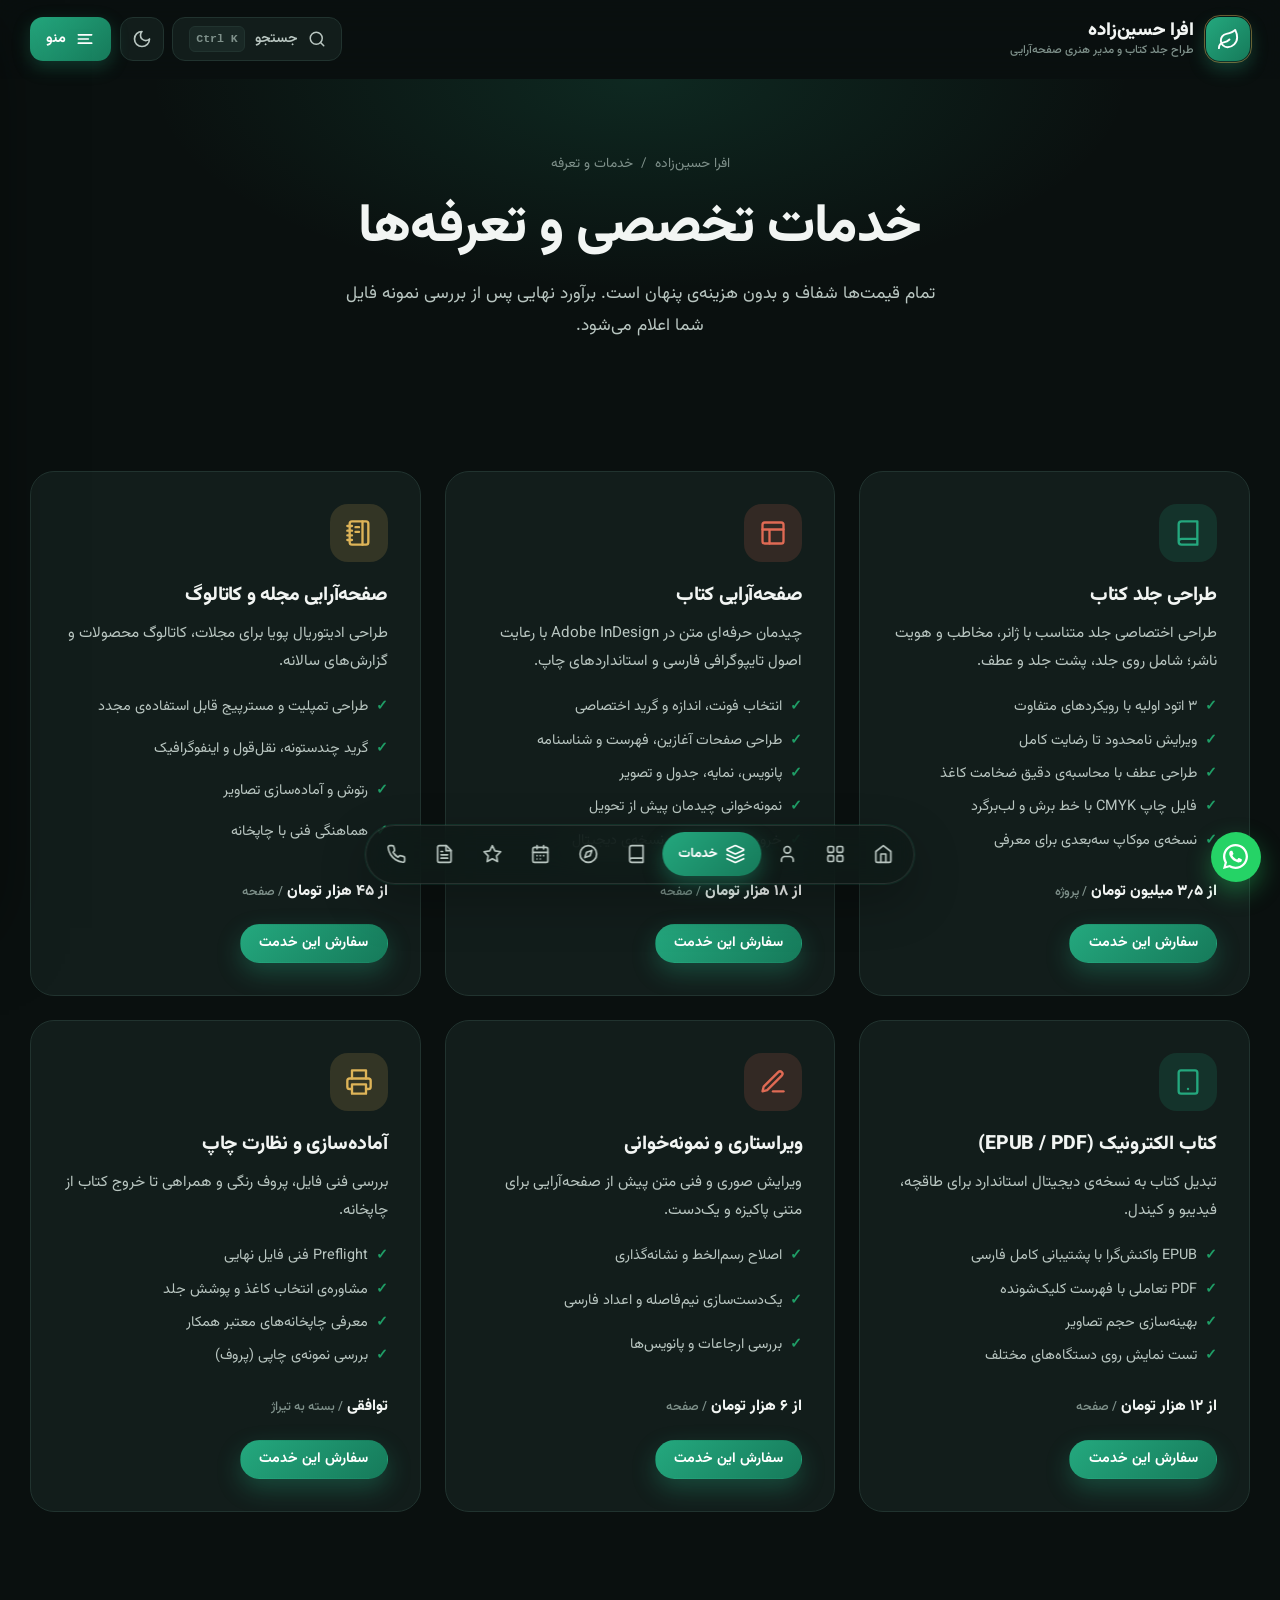
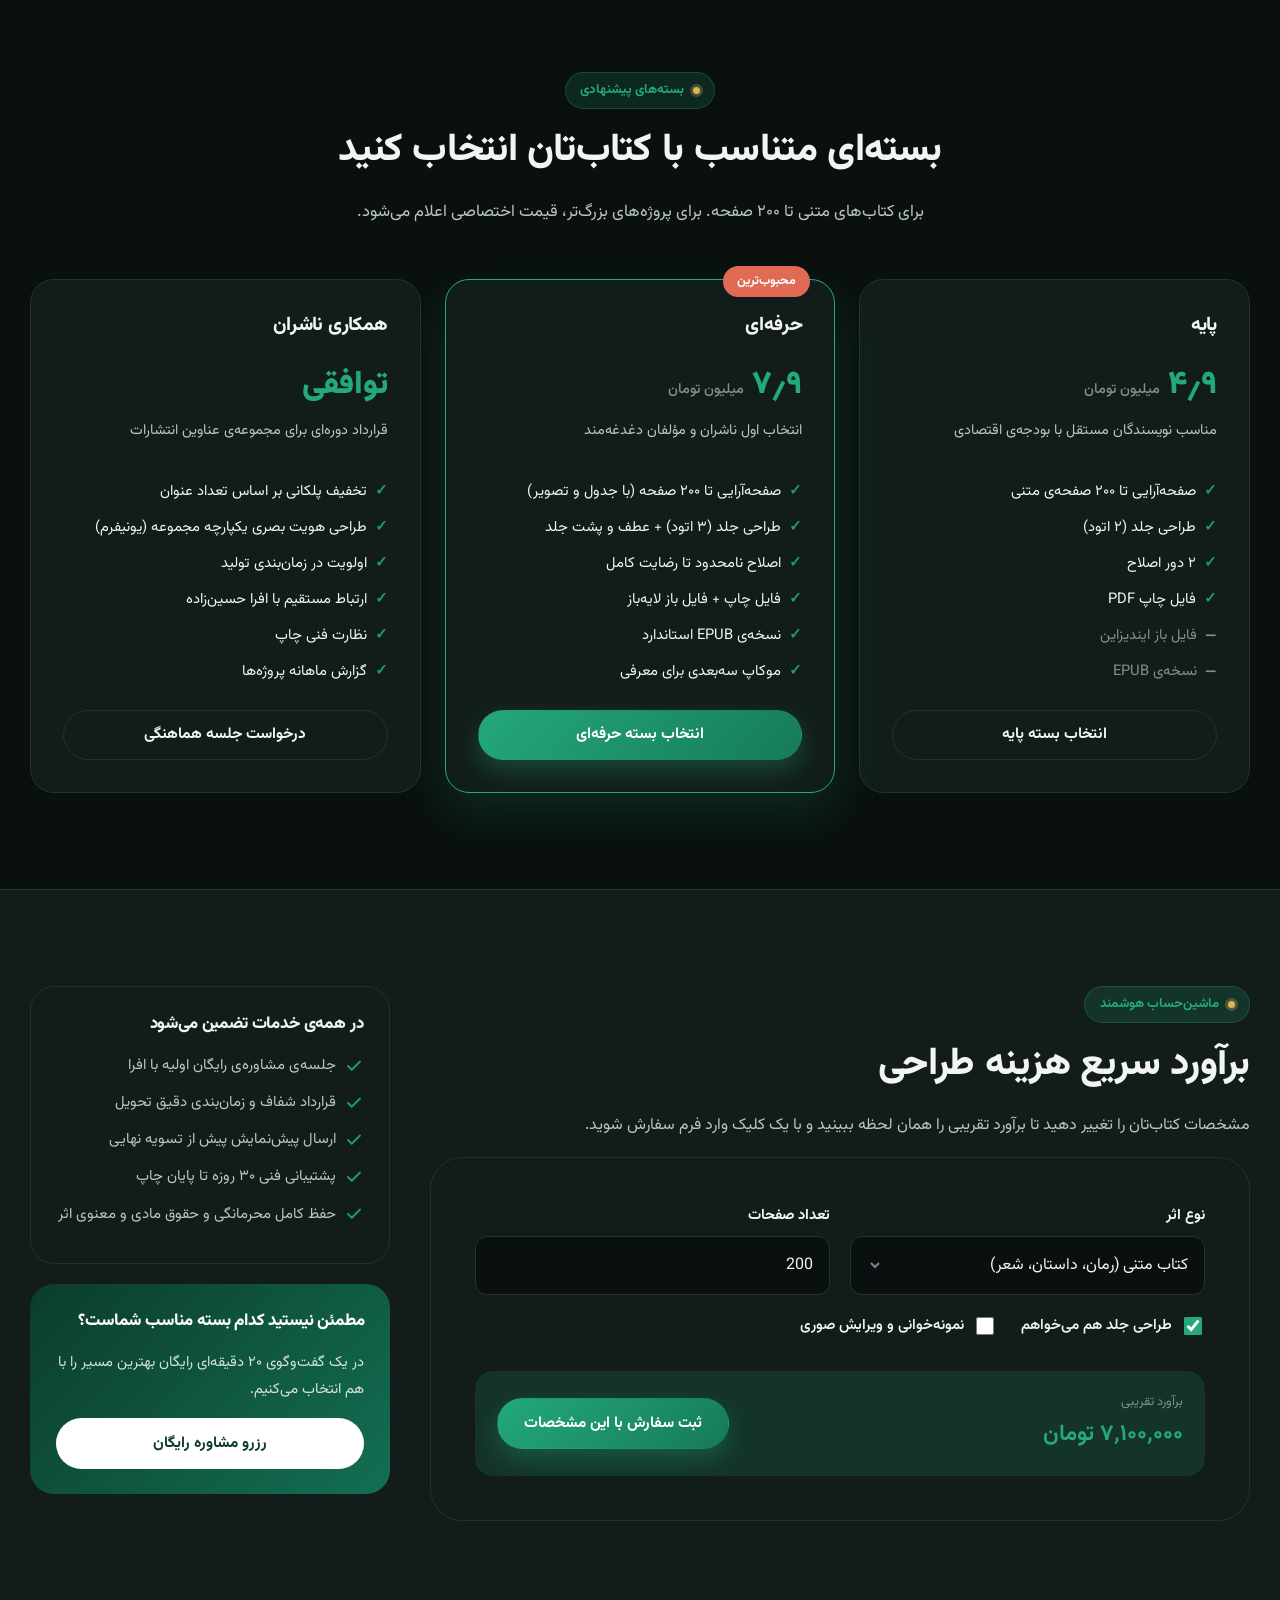
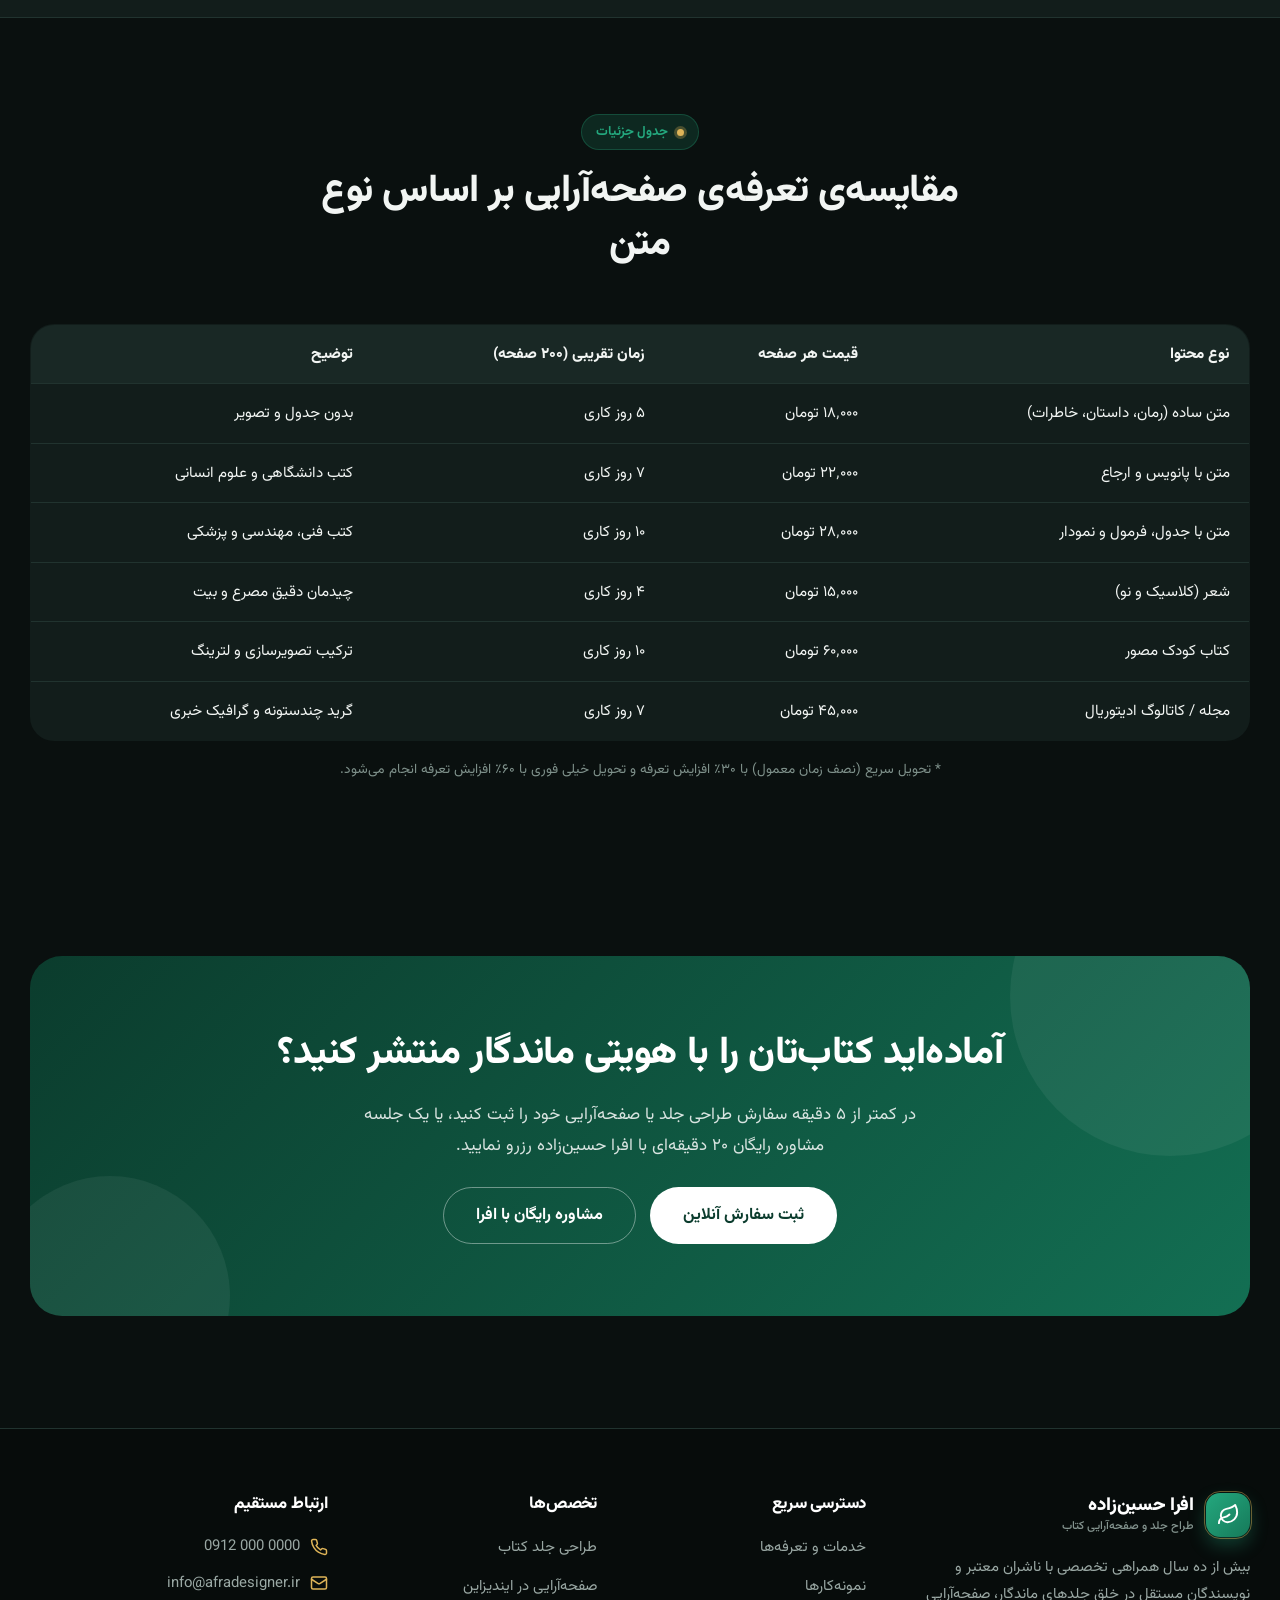
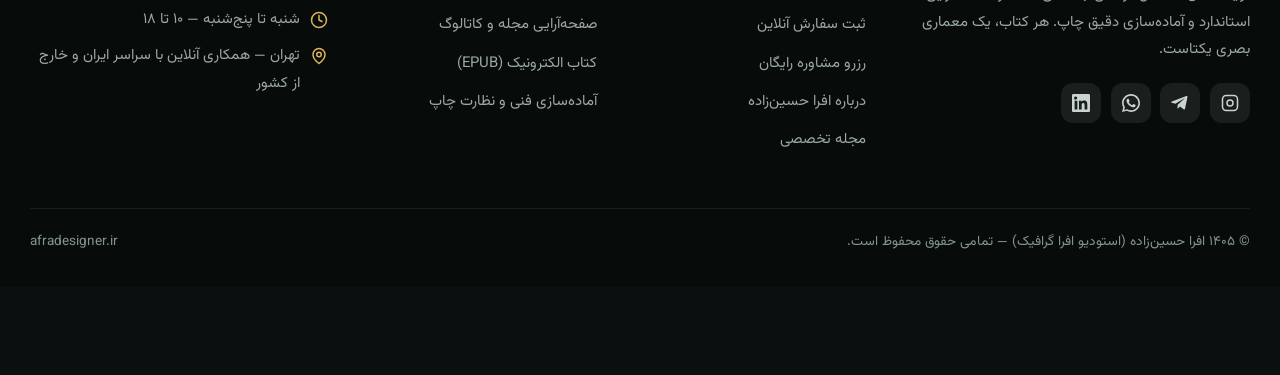
<file: services.html>
<!DOCTYPE html>
<html lang="fa" dir="rtl" data-theme="dark">
<head>
<meta charset="UTF-8">
<meta name="viewport" content="width=device-width, initial-scale=1">
<title>خدمات و تعرفه | افرا حسین‌زاده — طراح جلد و صفحه‌آرایی کتاب</title>
<meta name="description" content="لیست کامل خدمات طراحی جلد، صفحه‌آرایی کتاب و مجله، کتاب الکترونیک و آماده‌سازی چاپ توسط افرا حسین‌زاده به همراه ماشین‌حساب تعرفه">
<meta name="theme-color" content="#11694e">
<meta property="og:title" content="خدمات و تعرفه | افرا حسین‌زاده">
<meta property="og:description" content="لیست کامل خدمات طراحی جلد، صفحه‌آرایی کتاب و مجله، کتاب الکترونیک و آماده‌سازی چاپ توسط افرا حسین‌زاده به همراه ماشین‌حساب تعرفه">
<meta property="og:type" content="website">
<meta property="og:image" content="assets/afra-hosseinzadeh.png">
<link rel="icon" href="data:image/svg+xml,%3Csvg xmlns='http://www.w3.org/2000/svg' viewBox='0 0 64 64'%3E%3Crect width='64' height='64' rx='16' fill='%2311694e'/%3E%3Cpath d='M32 50A18 18 0 0 1 29 14c14-3 18-4 23-10 2 5 5 10 5 20 0 14-12 26-25 26Z' fill='%23fff'/%3E%3C/svg%3E">
<link rel="preconnect" href="https://fonts.googleapis.com">
<link rel="preconnect" href="https://fonts.gstatic.com" crossorigin>
<link href="https://fonts.googleapis.com/css2?family=Vazirmatn:wght@400;500;600;700;800;900&display=swap" rel="stylesheet">
<script>(function(){try{var t=localStorage.getItem("afra-theme");document.documentElement.dataset.theme=t||"dark";}catch(e){}})();</script>
<link rel="stylesheet" href="css/style.css">
</head>
<body>
<div class="dock-progress" aria-hidden="true"></div>
<div class="sec-transition-veil" aria-hidden="true"></div>

<header class="header">
  <div class="container nav">
    <a href="index.html" class="logo" aria-label="افرا حسین‌زاده — صفحه اصلی">
      <span class="logo-mark"><svg viewBox="0 0 24 24" fill="none" stroke="currentColor" stroke-width="2" stroke-linecap="round" stroke-linejoin="round"><path d="M11 20A7 7 0 0 1 9.8 6.1C15.5 5 17 4.48 19 2c1 2 2 4.18 2 8 0 5.5-4.78 10-10 10Z"/><path d="M2 21c0-3 1.85-5.36 5.08-6C9.5 14.52 12 13 13 12"/></svg></span>
      <span class="logo-text"><b>افرا حسین‌زاده</b><small>طراح جلد کتاب و مدیر هنری صفحه‌آرایی</small></span>
    </a>
    <div class="nav-actions">
      <button type="button" class="search-btn" data-search-open aria-label="جستجو در سایت">
        <svg viewBox="0 0 24 24" fill="none" stroke="currentColor" stroke-width="2" stroke-linecap="round" stroke-linejoin="round"><circle cx="11" cy="11" r="8"/><path d="m21 21-4.3-4.3"/></svg>
        <span>جستجو</span>
        <kbd>Ctrl K</kbd>
      </button>
      <button type="button" class="icon-btn theme-toggle" data-theme-toggle aria-label="تغییر حالت روشن و تاریک">
        <svg class="ic-sun" viewBox="0 0 24 24" fill="none" stroke="currentColor" stroke-width="2" stroke-linecap="round" stroke-linejoin="round"><circle cx="12" cy="12" r="4"/><path d="M12 2v2M12 20v2M4.93 4.93l1.41 1.41M17.66 17.66l1.41 1.41M2 12h2M20 12h2M6.34 17.66l-1.41 1.41M19.07 4.93l-1.41 1.41"/></svg><svg class="ic-moon" viewBox="0 0 24 24" fill="none" stroke="currentColor" stroke-width="2" stroke-linecap="round" stroke-linejoin="round"><path d="M12 3a6 6 0 0 0 9 9 9 9 0 1 1-9-9Z"/></svg>
      </button>
      <button type="button" class="burger-btn" data-menu-open aria-label="باز کردن منوی فهرست صفحات">
        <svg viewBox="0 0 24 24" fill="none" stroke="currentColor" stroke-width="2" stroke-linecap="round"><path d="M4 7h16M4 12h12M4 17h16"/></svg>
        <span>منو</span>
      </button>
    </div>
  </div>
</header>

<div class="drawer-backdrop" aria-hidden="true"></div>
<aside class="nav-drawer" aria-hidden="true" aria-label="منوی اصلی سایت">
  <div class="top">
    <a href="index.html" class="logo">
      <span class="logo-mark"><svg viewBox="0 0 24 24" fill="none" stroke="currentColor" stroke-width="2" stroke-linecap="round" stroke-linejoin="round"><path d="M11 20A7 7 0 0 1 9.8 6.1C15.5 5 17 4.48 19 2c1 2 2 4.18 2 8 0 5.5-4.78 10-10 10Z"/><path d="M2 21c0-3 1.85-5.36 5.08-6C9.5 14.52 12 13 13 12"/></svg></span>
      <span class="logo-text"><b>افرا حسین‌زاده</b><small>برند شخصی طراحی و نشر</small></span>
    </a>
    <button type="button" class="icon-btn" data-menu-close aria-label="بستن منو"><svg viewBox="0 0 24 24" fill="none" stroke="currentColor" stroke-width="2" stroke-linecap="round"><path d="M18 6 6 18M6 6l12 12"/></svg></button>
  </div>
  <div class="drawer-profile">
    <img src="assets/afra-hosseinzadeh.png" alt="افرا حسین‌زاده" width="614" height="820">
    <div>
      <b>افرا حسین‌زاده</b>
      <small>۱۰+ سال تجربه • +۴۵۰ کتاب منتشرشده</small>
    </div>
  </div>
  <div class="drawer-lbl">دسترسی به صفحات قالب</div>
  <nav><a href="index.html"><span class="link-main"><svg viewBox="0 0 24 24" fill="none" stroke="currentColor" stroke-width="2" stroke-linecap="round" stroke-linejoin="round"><path d="m3 9 9-7 9 7v11a2 2 0 0 1-2 2H5a2 2 0 0 1-2-2z"/><polyline points="9 22 9 12 15 12 15 22"/></svg><span>خانه و معرفی برند</span></span><span class="arr"><svg viewBox="0 0 24 24" fill="none" stroke="currentColor" stroke-width="2" stroke-linecap="round" stroke-linejoin="round"><path d="M19 12H5"/><path d="m12 19-7-7 7-7"/></svg></span></a><a href="services.html"><span class="link-main"><svg viewBox="0 0 24 24" fill="none" stroke="currentColor" stroke-width="2" stroke-linecap="round" stroke-linejoin="round"><path d="m12.83 2.18a2 2 0 0 0-1.66 0L2.6 6.08a1 1 0 0 0 0 1.83l8.58 3.91a2 2 0 0 0 1.66 0l8.58-3.9a1 1 0 0 0 0-1.83Z"/><path d="m22 17.65-9.17 4.16a2 2 0 0 1-1.66 0L2 17.65"/><path d="m22 12.65-9.17 4.16a2 2 0 0 1-1.66 0L2 12.65"/></svg><span>خدمات و تعرفه‌ها</span></span><span class="arr"><svg viewBox="0 0 24 24" fill="none" stroke="currentColor" stroke-width="2" stroke-linecap="round" stroke-linejoin="round"><path d="M19 12H5"/><path d="m12 19-7-7 7-7"/></svg></span></a><a href="portfolio.html"><span class="link-main"><svg viewBox="0 0 24 24" fill="none" stroke="currentColor" stroke-width="2" stroke-linecap="round" stroke-linejoin="round"><path d="M4 19.5v-15A2.5 2.5 0 0 1 6.5 2H20v20H6.5a2.5 2.5 0 0 1 0-5H20"/></svg><span>گالری نمونه‌کارها</span></span><span class="arr"><svg viewBox="0 0 24 24" fill="none" stroke="currentColor" stroke-width="2" stroke-linecap="round" stroke-linejoin="round"><path d="M19 12H5"/><path d="m12 19-7-7 7-7"/></svg></span></a><a href="order.html"><span class="link-main"><svg viewBox="0 0 24 24" fill="none" stroke="currentColor" stroke-width="2" stroke-linecap="round" stroke-linejoin="round"><path d="M6 2 3 6v14a2 2 0 0 0 2 2h14a2 2 0 0 0 2-2V6l-3-4Z"/><path d="M3 6h18"/><path d="M16 10a4 4 0 0 1-8 0"/></svg><span>ثبت سفارش آنلاین</span></span><span class="arr"><svg viewBox="0 0 24 24" fill="none" stroke="currentColor" stroke-width="2" stroke-linecap="round" stroke-linejoin="round"><path d="M19 12H5"/><path d="m12 19-7-7 7-7"/></svg></span></a><a href="consult.html"><span class="link-main"><svg viewBox="0 0 24 24" fill="none" stroke="currentColor" stroke-width="2" stroke-linecap="round" stroke-linejoin="round"><rect width="18" height="18" x="3" y="4" rx="2"/><line x1="16" x2="16" y1="2" y2="6"/><line x1="8" x2="8" y1="2" y2="6"/><line x1="3" x2="21" y1="10" y2="10"/><path d="M8 14h.01M12 14h.01M16 14h.01M8 18h.01M12 18h.01"/></svg><span>رزرو مشاوره رایگان</span></span><span class="arr"><svg viewBox="0 0 24 24" fill="none" stroke="currentColor" stroke-width="2" stroke-linecap="round" stroke-linejoin="round"><path d="M19 12H5"/><path d="m12 19-7-7 7-7"/></svg></span></a><a href="about.html"><span class="link-main"><svg viewBox="0 0 24 24" fill="none" stroke="currentColor" stroke-width="2" stroke-linecap="round" stroke-linejoin="round"><path d="M19 21v-2a4 4 0 0 0-4-4H9a4 4 0 0 0-4 4v2"/><circle cx="12" cy="7" r="4"/></svg><span>درباره افرا حسین‌زاده</span></span><span class="arr"><svg viewBox="0 0 24 24" fill="none" stroke="currentColor" stroke-width="2" stroke-linecap="round" stroke-linejoin="round"><path d="M19 12H5"/><path d="m12 19-7-7 7-7"/></svg></span></a><a href="blog.html"><span class="link-main"><svg viewBox="0 0 24 24" fill="none" stroke="currentColor" stroke-width="2" stroke-linecap="round" stroke-linejoin="round"><path d="M14.5 2H6a2 2 0 0 0-2 2v16a2 2 0 0 0 2 2h12a2 2 0 0 0 2-2V7.5L14.5 2z"/><polyline points="14 2 14 8 20 8"/><line x1="16" x2="8" y1="13" y2="13"/><line x1="16" x2="8" y1="17" y2="17"/><line x1="10" x2="8" y1="9" y2="9"/></svg><span>مجله تخصصی نشر</span></span><span class="arr"><svg viewBox="0 0 24 24" fill="none" stroke="currentColor" stroke-width="2" stroke-linecap="round" stroke-linejoin="round"><path d="M19 12H5"/><path d="m12 19-7-7 7-7"/></svg></span></a><a href="contact.html"><span class="link-main"><svg viewBox="0 0 24 24" fill="none" stroke="currentColor" stroke-width="2" stroke-linecap="round" stroke-linejoin="round"><path d="M22 16.92v3a2 2 0 0 1-2.18 2 19.79 19.79 0 0 1-8.63-3.07 19.5 19.5 0 0 1-6-6 19.79 19.79 0 0 1-3.07-8.67A2 2 0 0 1 4.11 2h3a2 2 0 0 1 2 1.72c.127.96.361 1.903.7 2.81a2 2 0 0 1-.45 2.11L8.09 9.91a16 16 0 0 0 6 6l1.27-1.27a2 2 0 0 1 2.11-.45c.907.339 1.85.573 2.81.7A2 2 0 0 1 22 16.92z"/></svg><span>تماس با من</span></span><span class="arr"><svg viewBox="0 0 24 24" fill="none" stroke="currentColor" stroke-width="2" stroke-linecap="round" stroke-linejoin="round"><path d="M19 12H5"/><path d="m12 19-7-7 7-7"/></svg></span></a></nav>
  <div class="bottom">
    <a href="order.html" class="btn btn-primary btn-block">ثبت سفارش آنلاین پروژه</a>
    <a href="consult.html" class="btn btn-outline btn-block">رزرو جلسه مشاوره رایگان</a>
    <div class="drawer-socials">
      <a href="https://instagram.com" target="_blank" rel="noopener" aria-label="اینستاگرام"><svg viewBox="0 0 24 24" fill="none" stroke="currentColor" stroke-width="2"><rect width="20" height="20" x="2" y="2" rx="5"/><circle cx="12" cy="12" r="4"/><path d="M17.5 6.5h.01"/></svg></a>
      <a href="https://t.me" target="_blank" rel="noopener" aria-label="تلگرام"><svg viewBox="0 0 24 24" fill="currentColor"><path d="M21.9 4.4 18.7 19.6c-.2 1-.9 1.3-1.8.8l-5-3.7-2.4 2.3c-.3.3-.5.5-1 .5l.4-5.1L18 6.1c.4-.4-.1-.6-.6-.2L5.9 13.1 1 11.6c-1.1-.3-1.1-1.1.2-1.6L20.5 2.6c.9-.3 1.7.2 1.4 1.8"/></svg></a>
      <a href="https://wa.me/989120000000" target="_blank" rel="noopener" aria-label="واتساپ"><svg viewBox="0 0 24 24" fill="currentColor"><path d="M17.5 14.4c-.3-.1-1.8-.9-2-1-.3-.1-.5-.1-.7.1-.2.3-.8 1-.9 1.2-.2.2-.3.2-.6.1-.3-.1-1.3-.5-2.4-1.5-.9-.8-1.5-1.8-1.7-2.1-.2-.3 0-.5.1-.6l.4-.5c.1-.2.2-.3.3-.5.1-.2 0-.4 0-.5-.1-.1-.7-1.6-.9-2.2-.2-.6-.5-.5-.7-.5h-.6c-.2 0-.5.1-.8.4-.3.3-1 1-1 2.5s1.1 2.9 1.2 3.1c.1.2 2.1 3.2 5.1 4.5.7.3 1.3.5 1.7.6.7.2 1.4.2 1.9.1.6-.1 1.8-.7 2-1.4.2-.7.2-1.3.2-1.4-.1-.2-.3-.3-.6-.4M12 21.8c-1.8 0-3.5-.5-5-1.4l-.4-.2-3.7 1 1-3.6-.2-.4A9.8 9.8 0 0 1 2.2 12C2.2 6.6 6.6 2.2 12 2.2S21.8 6.6 21.8 12 17.4 21.8 12 21.8M12 0C5.4 0 0 5.4 0 12c0 2.1.6 4.2 1.6 6L0 24l6.2-1.6c1.8 1 3.8 1.5 5.8 1.5 6.6 0 12-5.4 12-12S18.6 0 12 0"/></svg></a>
      <a href="https://linkedin.com" target="_blank" rel="noopener" aria-label="لینکدین"><svg viewBox="0 0 24 24" fill="currentColor"><path d="M20.4 20.5h-3.6v-5.6c0-1.3 0-3-1.8-3s-2.1 1.4-2.1 2.9v5.7H9.3V9h3.4v1.6c.5-.9 1.6-1.8 3.4-1.8 3.6 0 4.3 2.4 4.3 5.5v6.2ZM5.3 7.4a2.1 2.1 0 1 1 0-4.1 2.1 2.1 0 0 1 0 4.1M7.1 20.5H3.5V9h3.6ZM22.2 0H1.8C.8 0 0 .8 0 1.7v20.5c0 1 .8 1.8 1.8 1.8h20.4c1 0 1.8-.8 1.8-1.8V1.7C24 .8 23.2 0 22.2 0"/></svg></a>
    </div>
  </div>
</aside>

<div class="search-modal" id="search-modal" aria-hidden="true" role="dialog" aria-label="جستجوی سایت">
  <div class="search-dialog">
    <div class="search-bar">
      <svg viewBox="0 0 24 24" fill="none" stroke="currentColor" stroke-width="2" stroke-linecap="round" stroke-linejoin="round"><circle cx="11" cy="11" r="8"/><path d="m21 21-4.3-4.3"/></svg>
      <input type="search" id="search-input" placeholder="جستجو در خدمات، نمونه‌کارها، مقالات و بخش‌ها…" autocomplete="off">
      <button type="button" class="close-esc" data-search-close>ESC</button>
    </div>
    <div class="search-tags">
      <small>پیشنهاد سریع:</small>
      <button type="button" class="search-tag" data-search-tag="طراحی جلد">طراحی جلد</button>
      <button type="button" class="search-tag" data-search-tag="صفحه‌آرایی">صفحه‌آرایی</button>
      <button type="button" class="search-tag" data-search-tag="تعرفه">ماشین‌حساب تعرفه</button>
      <button type="button" class="search-tag" data-search-tag="مشاوره">مشاوره رایگان</button>
      <button type="button" class="search-tag" data-search-tag="EPUB">کتاب الکترونیک</button>
    </div>
    <div class="search-results" id="search-results"></div>
  </div>
</div>
<main>

<section class="page-hero text-center">
  <div class="container">
    <nav class="breadcrumb"><a href="index.html">افرا حسین‌زاده</a><span>/</span><span>خدمات و تعرفه</span></nav>
    <h1>خدمات تخصصی و تعرفه‌ها</h1>
    <p>تمام قیمت‌ها شفاف و بدون هزینه‌ی پنهان است. برآورد نهایی پس از بررسی نمونه فایل شما اعلام می‌شود.</p>
  </div>
</section>

<section class="section--tight">
  <div class="container services-grid">
    
    <article class="service-card  reveal" id="cover">
      <span class="ic"><svg viewBox="0 0 24 24" fill="none" stroke="currentColor" stroke-width="2" stroke-linecap="round" stroke-linejoin="round"><path d="M4 19.5v-15A2.5 2.5 0 0 1 6.5 2H20v20H6.5a2.5 2.5 0 0 1 0-5H20"/></svg></span>
      <h3>طراحی جلد کتاب</h3>
      <p>طراحی اختصاصی جلد متناسب با ژانر، مخاطب و هویت ناشر؛ شامل روی جلد، پشت جلد و عطف.</p>
      <ul><li>۳ اتود اولیه با رویکردهای متفاوت</li><li>ویرایش نامحدود تا رضایت کامل</li><li>طراحی عطف با محاسبه‌ی دقیق ضخامت کاغذ</li><li>فایل چاپ CMYK با خط برش و لب‌برگرد</li><li>نسخه‌ی موکاپ سه‌بعدی برای معرفی</li></ul>
      <div class="price">از ۳٫۵ میلیون تومان <small>/ پروژه</small></div>
      <div style="margin-top:1.2rem"><a href="order.html?service=cover" class="btn btn-sm btn-primary">سفارش این خدمت</a></div>
    </article>
    
    <article class="service-card terra reveal" id="layout">
      <span class="ic"><svg viewBox="0 0 24 24" fill="none" stroke="currentColor" stroke-width="2" stroke-linecap="round" stroke-linejoin="round"><rect width="18" height="18" x="3" y="3" rx="2"/><path d="M3 9h18M9 21V9"/></svg></span>
      <h3>صفحه‌آرایی کتاب</h3>
      <p>چیدمان حرفه‌ای متن در Adobe InDesign با رعایت اصول تایپوگرافی فارسی و استانداردهای چاپ.</p>
      <ul><li>انتخاب فونت، اندازه و گرید اختصاصی</li><li>طراحی صفحات آغازین، فهرست و شناسنامه</li><li>پانویس، نمایه، جدول و تصویر</li><li>نمونه‌خوانی چیدمان پیش از تحویل</li><li>خروجی PDF چاپ + نسخه‌ی دیجیتال</li></ul>
      <div class="price">از ۱۸ هزار تومان <small>/ صفحه</small></div>
      <div style="margin-top:1.2rem"><a href="order.html?service=layout" class="btn btn-sm btn-primary">سفارش این خدمت</a></div>
    </article>
    
    <article class="service-card gold reveal" id="magazine">
      <span class="ic"><svg viewBox="0 0 24 24" fill="none" stroke="currentColor" stroke-width="2" stroke-linecap="round" stroke-linejoin="round"><path d="M2 6h4M2 10h4M2 14h4M2 18h4"/><rect width="16" height="20" x="4" y="2" rx="2"/><path d="M15 2v20M9 7h3M9 11h3"/></svg></span>
      <h3>صفحه‌آرایی مجله و کاتالوگ</h3>
      <p>طراحی ادیتوریال پویا برای مجلات، کاتالوگ محصولات و گزارش‌های سالانه.</p>
      <ul><li>طراحی تمپلیت و مسترپیج قابل استفاده‌ی مجدد</li><li>گرید چندستونه، نقل‌قول و اینفوگرافیک</li><li>رتوش و آماده‌سازی تصاویر</li><li>هماهنگی فنی با چاپخانه</li></ul>
      <div class="price">از ۴۵ هزار تومان <small>/ صفحه</small></div>
      <div style="margin-top:1.2rem"><a href="order.html?service=magazine" class="btn btn-sm btn-primary">سفارش این خدمت</a></div>
    </article>
    
    <article class="service-card  reveal" id="ebook">
      <span class="ic"><svg viewBox="0 0 24 24" fill="none" stroke="currentColor" stroke-width="2" stroke-linecap="round" stroke-linejoin="round"><rect width="16" height="20" x="4" y="2" rx="2"/><path d="M12 18h.01"/></svg></span>
      <h3>کتاب الکترونیک (EPUB / PDF)</h3>
      <p>تبدیل کتاب به نسخه‌ی دیجیتال استاندارد برای طاقچه، فیدیبو و کیندل.</p>
      <ul><li>EPUB واکنش‌گرا با پشتیبانی کامل فارسی</li><li>PDF تعاملی با فهرست کلیک‌شونده</li><li>بهینه‌سازی حجم تصاویر</li><li>تست نمایش روی دستگاه‌های مختلف</li></ul>
      <div class="price">از ۱۲ هزار تومان <small>/ صفحه</small></div>
      <div style="margin-top:1.2rem"><a href="order.html?service=ebook" class="btn btn-sm btn-primary">سفارش این خدمت</a></div>
    </article>
    
    <article class="service-card terra reveal" id="edit">
      <span class="ic"><svg viewBox="0 0 24 24" fill="none" stroke="currentColor" stroke-width="2" stroke-linecap="round" stroke-linejoin="round"><path d="M12 20h9"/><path d="M16.5 3.5a2.12 2.12 0 0 1 3 3L7 19l-4 1 1-4Z"/></svg></span>
      <h3>ویراستاری و نمونه‌خوانی</h3>
      <p>ویرایش صوری و فنی متن پیش از صفحه‌آرایی برای متنی پاکیزه و یک‌دست.</p>
      <ul><li>اصلاح رسم‌الخط و نشانه‌گذاری</li><li>یک‌دست‌سازی نیم‌فاصله و اعداد فارسی</li><li>بررسی ارجاعات و پانویس‌ها</li></ul>
      <div class="price">از ۶ هزار تومان <small>/ صفحه</small></div>
      <div style="margin-top:1.2rem"><a href="order.html?service=layout" class="btn btn-sm btn-primary">سفارش این خدمت</a></div>
    </article>
    
    <article class="service-card gold reveal" id="print">
      <span class="ic"><svg viewBox="0 0 24 24" fill="none" stroke="currentColor" stroke-width="2" stroke-linecap="round" stroke-linejoin="round"><path d="M6 9V2h12v7"/><path d="M6 18H4a2 2 0 0 1-2-2v-5a2 2 0 0 1 2-2h16a2 2 0 0 1 2 2v5a2 2 0 0 1-2 2h-2"/><rect width="12" height="8" x="6" y="14"/></svg></span>
      <h3>آماده‌سازی و نظارت چاپ</h3>
      <p>بررسی فنی فایل، پروف رنگی و همراهی تا خروج کتاب از چاپخانه.</p>
      <ul><li>Preflight فنی فایل نهایی</li><li>مشاوره‌ی انتخاب کاغذ و پوشش جلد</li><li>معرفی چاپخانه‌های معتبر همکار</li><li>بررسی نمونه‌ی چاپی (پروف)</li></ul>
      <div class="price">توافقی <small>/ بسته به تیراژ</small></div>
      <div style="margin-top:1.2rem"><a href="order.html?service=both" class="btn btn-sm btn-primary">سفارش این خدمت</a></div>
    </article>
  </div>
</section>

<section class="section">
  <div class="container">
    <div class="sec-head center"><span class="eyebrow">بسته‌های پیشنهادی</span><h2>بسته‌ای متناسب با کتاب‌تان انتخاب کنید</h2><p>برای کتاب‌های متنی تا ۲۰۰ صفحه. برای پروژه‌های بزرگ‌تر، قیمت اختصاصی اعلام می‌شود.</p></div>
    <div class="pricing">
      <div class="plan reveal">
        <h3>پایه</h3>
        <div class="p">۴٫۹ <small>میلیون تومان</small></div>
        <p class="desc">مناسب نویسندگان مستقل با بودجه‌ی اقتصادی</p>
        <ul><li>صفحه‌آرایی تا ۲۰۰ صفحه‌ی متنی</li><li>طراحی جلد (۲ اتود)</li><li>۲ دور اصلاح</li><li>فایل چاپ PDF</li><li class="no">فایل باز ایندیزاین</li><li class="no">نسخه‌ی EPUB</li></ul>
        <a href="order.html?service=both&pages=200" class="btn btn-outline btn-block">انتخاب بسته پایه</a>
      </div>
      <div class="plan featured reveal" data-delay="1">
        <span class="badge">محبوب‌ترین</span>
        <h3>حرفه‌ای</h3>
        <div class="p">۷٫۹ <small>میلیون تومان</small></div>
        <p class="desc">انتخاب اول ناشران و مؤلفان دغدغه‌مند</p>
        <ul><li>صفحه‌آرایی تا ۲۰۰ صفحه (با جدول و تصویر)</li><li>طراحی جلد (۳ اتود) + عطف و پشت جلد</li><li>اصلاح نامحدود تا رضایت کامل</li><li>فایل چاپ + فایل باز لایه‌باز</li><li>نسخه‌ی EPUB استاندارد</li><li>موکاپ سه‌بعدی برای معرفی</li></ul>
        <a href="order.html?service=both&pages=200" class="btn btn-primary btn-block">انتخاب بسته حرفه‌ای</a>
      </div>
      <div class="plan reveal" data-delay="2">
        <h3>همکاری ناشران</h3>
        <div class="p">توافقی</div>
        <p class="desc">قرارداد دوره‌ای برای مجموعه‌ی عناوین انتشارات</p>
        <ul><li>تخفیف پلکانی بر اساس تعداد عنوان</li><li>طراحی هویت بصری یکپارچه مجموعه (یونیفرم)</li><li>اولویت در زمان‌بندی تولید</li><li>ارتباط مستقیم با افرا حسین‌زاده</li><li>نظارت فنی چاپ</li><li>گزارش ماهانه پروژه‌ها</li></ul>
        <a href="consult.html" class="btn btn-outline btn-block">درخواست جلسه هماهنگی</a>
      </div>
    </div>
  </div>
</section>

<section class="section section--alt" id="calc-sec">
  <div class="container two-col">
    <div>
      <span class="eyebrow">ماشین‌حساب هوشمند</span>
      <h2>برآورد سریع هزینه طراحی</h2>
      <p>مشخصات کتاب‌تان را تغییر دهید تا برآورد تقریبی را همان لحظه ببینید و با یک کلیک وارد فرم سفارش شوید.</p>
      <form id="calc" class="form-card" style="box-shadow:none">
        <div class="form-grid">
          <div class="field">
            <label>نوع اثر</label>
            <select name="type"><option value="book">کتاب متنی (رمان، داستان، شعر)</option><option value="academic">کتاب دانشگاهی / پژوهشی</option><option value="kids">کتاب کودک (مصور)</option><option value="magazine">مجله / کاتالوگ</option><option value="ebook">فقط کتاب الکترونیک</option></select>
          </div>
          <div class="field">
            <label>تعداد صفحات</label>
            <input type="number" name="pages" min="1" value="200">
          </div>
          <div class="field full" style="display:flex;gap:1.5rem;flex-wrap:wrap">
            <label style="display:flex;align-items:center;gap:.5rem;font-weight:600;cursor:pointer"><input type="checkbox" name="cover" checked style="width:18px;height:18px;accent-color:var(--c-teal)"> طراحی جلد هم می‌خواهم</label>
            <label style="display:flex;align-items:center;gap:.5rem;font-weight:600;cursor:pointer"><input type="checkbox" name="edit" style="width:18px;height:18px;accent-color:var(--c-teal)"> نمونه‌خوانی و ویرایش صوری</label>
          </div>
        </div>
        <div class="estimate"><div><small>برآورد تقریبی</small><b id="calc-out">—</b></div><a href="order.html?service=both&pages=200" data-calc-order class="btn btn-primary">ثبت سفارش با این مشخصات</a></div>
      </form>
    </div>
    <aside class="sticky">
      <div class="side-card">
        <h3>در همه‌ی خدمات تضمین می‌شود</h3>
        <ul class="check-list">
          <li><svg viewBox="0 0 24 24" fill="none" stroke="currentColor" stroke-width="2.5" stroke-linecap="round" stroke-linejoin="round"><path d="M20 6 9 17l-5-5"/></svg><span>جلسه‌ی مشاوره‌ی رایگان اولیه با افرا</span></li>
          <li><svg viewBox="0 0 24 24" fill="none" stroke="currentColor" stroke-width="2.5" stroke-linecap="round" stroke-linejoin="round"><path d="M20 6 9 17l-5-5"/></svg><span>قرارداد شفاف و زمان‌بندی دقیق تحویل</span></li>
          <li><svg viewBox="0 0 24 24" fill="none" stroke="currentColor" stroke-width="2.5" stroke-linecap="round" stroke-linejoin="round"><path d="M20 6 9 17l-5-5"/></svg><span>ارسال پیش‌نمایش پیش از تسویه نهایی</span></li>
          <li><svg viewBox="0 0 24 24" fill="none" stroke="currentColor" stroke-width="2.5" stroke-linecap="round" stroke-linejoin="round"><path d="M20 6 9 17l-5-5"/></svg><span>پشتیبانی فنی ۳۰ روزه تا پایان چاپ</span></li>
          <li><svg viewBox="0 0 24 24" fill="none" stroke="currentColor" stroke-width="2.5" stroke-linecap="round" stroke-linejoin="round"><path d="M20 6 9 17l-5-5"/></svg><span>حفظ کامل محرمانگی و حقوق مادی و معنوی اثر</span></li>
        </ul>
      </div>
      <div class="side-card" style="background:linear-gradient(135deg,#0b3c2d,#136f53);color:#fff;border:0">
        <h3 style="color:#fff">مطمئن نیستید کدام بسته مناسب شماست؟</h3>
        <p style="color:rgba(255,255,255,.82);font-size:.92rem">در یک گفت‌وگوی ۲۰ دقیقه‌ای رایگان بهترین مسیر را با هم انتخاب می‌کنیم.</p>
        <a href="consult.html" class="btn btn-block" style="background:#fff;color:#0b3c2d">رزرو مشاوره رایگان</a>
      </div>
    </aside>
  </div>
</section>

<section class="section">
  <div class="container">
    <div class="sec-head center"><span class="eyebrow">جدول جزئیات</span><h2>مقایسه‌ی تعرفه‌ی صفحه‌آرایی بر اساس نوع متن</h2></div>
    <div class="table-wrap">
      <table class="table">
        <thead><tr><th>نوع محتوا</th><th>قیمت هر صفحه</th><th>زمان تقریبی (۲۰۰ صفحه)</th><th>توضیح</th></tr></thead>
        <tbody>
          <tr><td>متن ساده (رمان، داستان، خاطرات)</td><td>۱۸٬۰۰۰ تومان</td><td>۵ روز کاری</td><td>بدون جدول و تصویر</td></tr>
          <tr><td>متن با پانویس و ارجاع</td><td>۲۲٬۰۰۰ تومان</td><td>۷ روز کاری</td><td>کتب دانشگاهی و علوم انسانی</td></tr>
          <tr><td>متن با جدول، فرمول و نمودار</td><td>۲۸٬۰۰۰ تومان</td><td>۱۰ روز کاری</td><td>کتب فنی، مهندسی و پزشکی</td></tr>
          <tr><td>شعر (کلاسیک و نو)</td><td>۱۵٬۰۰۰ تومان</td><td>۴ روز کاری</td><td>چیدمان دقیق مصرع و بیت</td></tr>
          <tr><td>کتاب کودک مصور</td><td>۶۰٬۰۰۰ تومان</td><td>۱۰ روز کاری</td><td>ترکیب تصویرسازی و لترینگ</td></tr>
          <tr><td>مجله / کاتالوگ ادیتوریال</td><td>۴۵٬۰۰۰ تومان</td><td>۷ روز کاری</td><td>گرید چندستونه و گرافیک خبری</td></tr>
        </tbody>
      </table>
    </div>
    <p class="muted text-center" style="margin-top:1rem;font-size:.85rem">* تحویل سریع (نصف زمان معمول) با ۳۰٪ افزایش تعرفه و تحویل خیلی فوری با ۶۰٪ افزایش تعرفه انجام می‌شود.</p>
  </div>
</section>

<section class="section--tight">
  <div class="container">
    <div class="cta reveal">
      <h2>آماده‌اید کتاب‌تان را با هویتی ماندگار منتشر کنید؟</h2>
      <p>در کمتر از ۵ دقیقه سفارش طراحی جلد یا صفحه‌آرایی خود را ثبت کنید، یا یک جلسه مشاوره رایگان ۲۰ دقیقه‌ای با افرا حسین‌زاده رزرو نمایید.</p>
      <div class="actions">
        <a href="order.html" class="btn btn-primary btn-lg">ثبت سفارش آنلاین</a>
        <a href="consult.html" class="btn btn-outline btn-lg">مشاوره رایگان با افرا</a>
      </div>
    </div>
  </div>
</section>


</main>
<footer class="footer">
  <div class="container">
    <div class="footer-grid">
      <div>
        <a href="index.html" class="logo">
          <span class="logo-mark"><svg viewBox="0 0 24 24" fill="none" stroke="currentColor" stroke-width="2" stroke-linecap="round" stroke-linejoin="round"><path d="M11 20A7 7 0 0 1 9.8 6.1C15.5 5 17 4.48 19 2c1 2 2 4.18 2 8 0 5.5-4.78 10-10 10Z"/><path d="M2 21c0-3 1.85-5.36 5.08-6C9.5 14.52 12 13 13 12"/></svg></span>
          <span class="logo-text"><b>افرا حسین‌زاده</b><small>طراح جلد و صفحه‌آرایی کتاب</small></span>
        </a>
        <p style="margin-top:1rem">بیش از ده سال همراهی تخصصی با ناشران معتبر و نویسندگان مستقل در خلق جلدهای ماندگار، صفحه‌آرایی استاندارد و آماده‌سازی دقیق چاپ. هر کتاب، یک معماری بصری یکتاست.</p>
        <div class="socials">
          <a href="https://instagram.com" target="_blank" rel="noopener" aria-label="اینستاگرام"><svg viewBox="0 0 24 24" fill="none" stroke="currentColor" stroke-width="2"><rect width="20" height="20" x="2" y="2" rx="5"/><circle cx="12" cy="12" r="4"/><path d="M17.5 6.5h.01"/></svg></a>
          <a href="https://t.me" target="_blank" rel="noopener" aria-label="تلگرام"><svg viewBox="0 0 24 24" fill="currentColor"><path d="M21.9 4.4 18.7 19.6c-.2 1-.9 1.3-1.8.8l-5-3.7-2.4 2.3c-.3.3-.5.5-1 .5l.4-5.1L18 6.1c.4-.4-.1-.6-.6-.2L5.9 13.1 1 11.6c-1.1-.3-1.1-1.1.2-1.6L20.5 2.6c.9-.3 1.7.2 1.4 1.8"/></svg></a>
          <a href="https://wa.me/989120000000" target="_blank" rel="noopener" aria-label="واتساپ"><svg viewBox="0 0 24 24" fill="currentColor"><path d="M17.5 14.4c-.3-.1-1.8-.9-2-1-.3-.1-.5-.1-.7.1-.2.3-.8 1-.9 1.2-.2.2-.3.2-.6.1-.3-.1-1.3-.5-2.4-1.5-.9-.8-1.5-1.8-1.7-2.1-.2-.3 0-.5.1-.6l.4-.5c.1-.2.2-.3.3-.5.1-.2 0-.4 0-.5-.1-.1-.7-1.6-.9-2.2-.2-.6-.5-.5-.7-.5h-.6c-.2 0-.5.1-.8.4-.3.3-1 1-1 2.5s1.1 2.9 1.2 3.1c.1.2 2.1 3.2 5.1 4.5.7.3 1.3.5 1.7.6.7.2 1.4.2 1.9.1.6-.1 1.8-.7 2-1.4.2-.7.2-1.3.2-1.4-.1-.2-.3-.3-.6-.4M12 21.8c-1.8 0-3.5-.5-5-1.4l-.4-.2-3.7 1 1-3.6-.2-.4A9.8 9.8 0 0 1 2.2 12C2.2 6.6 6.6 2.2 12 2.2S21.8 6.6 21.8 12 17.4 21.8 12 21.8M12 0C5.4 0 0 5.4 0 12c0 2.1.6 4.2 1.6 6L0 24l6.2-1.6c1.8 1 3.8 1.5 5.8 1.5 6.6 0 12-5.4 12-12S18.6 0 12 0"/></svg></a>
          <a href="https://linkedin.com" target="_blank" rel="noopener" aria-label="لینکدین"><svg viewBox="0 0 24 24" fill="currentColor"><path d="M20.4 20.5h-3.6v-5.6c0-1.3 0-3-1.8-3s-2.1 1.4-2.1 2.9v5.7H9.3V9h3.4v1.6c.5-.9 1.6-1.8 3.4-1.8 3.6 0 4.3 2.4 4.3 5.5v6.2ZM5.3 7.4a2.1 2.1 0 1 1 0-4.1 2.1 2.1 0 0 1 0 4.1M7.1 20.5H3.5V9h3.6ZM22.2 0H1.8C.8 0 0 .8 0 1.7v20.5c0 1 .8 1.8 1.8 1.8h20.4c1 0 1.8-.8 1.8-1.8V1.7C24 .8 23.2 0 22.2 0"/></svg></a>
        </div>
      </div>
      <div>
        <h4>دسترسی سریع</h4>
        <ul>
          <li><a href="services.html">خدمات و تعرفه‌ها</a></li>
          <li><a href="portfolio.html">نمونه‌کارها</a></li>
          <li><a href="order.html">ثبت سفارش آنلاین</a></li>
          <li><a href="consult.html">رزرو مشاوره رایگان</a></li>
          <li><a href="about.html">درباره افرا حسین‌زاده</a></li>
          <li><a href="blog.html">مجله تخصصی</a></li>
        </ul>
      </div>
      <div>
        <h4>تخصص‌ها</h4>
        <ul>
          <li><a href="services.html#cover">طراحی جلد کتاب</a></li>
          <li><a href="services.html#layout">صفحه‌آرایی در ایندیزاین</a></li>
          <li><a href="services.html#magazine">صفحه‌آرایی مجله و کاتالوگ</a></li>
          <li><a href="services.html#ebook">کتاب الکترونیک (EPUB)</a></li>
          <li><a href="services.html#print">آماده‌سازی فنی و نظارت چاپ</a></li>
        </ul>
      </div>
      <div>
        <h4>ارتباط مستقیم</h4>
        <ul class="contact-list">
          <li><svg viewBox="0 0 24 24" fill="none" stroke="currentColor" stroke-width="2" stroke-linecap="round" stroke-linejoin="round"><path d="M22 16.92v3a2 2 0 0 1-2.18 2 19.79 19.79 0 0 1-8.63-3.07 19.5 19.5 0 0 1-6-6 19.79 19.79 0 0 1-3.07-8.67A2 2 0 0 1 4.11 2h3a2 2 0 0 1 2 1.72c.127.96.361 1.903.7 2.81a2 2 0 0 1-.45 2.11L8.09 9.91a16 16 0 0 0 6 6l1.27-1.27a2 2 0 0 1 2.11-.45c.907.339 1.85.573 2.81.7A2 2 0 0 1 22 16.92z"/></svg><a href="tel:+989120000000" dir="ltr">0912 000 0000</a></li>
          <li><svg viewBox="0 0 24 24" fill="none" stroke="currentColor" stroke-width="2" stroke-linecap="round" stroke-linejoin="round"><rect width="20" height="16" x="2" y="4" rx="2"/><path d="m22 7-8.97 5.7a1.94 1.94 0 0 1-2.06 0L2 7"/></svg><a href="mailto:info@afradesigner.ir">info@afradesigner.ir</a></li>
          <li><svg viewBox="0 0 24 24" fill="none" stroke="currentColor" stroke-width="2" stroke-linecap="round" stroke-linejoin="round"><circle cx="12" cy="12" r="10"/><path d="M12 6v6l4 2"/></svg><span>شنبه تا پنج‌شنبه — ۱۰ تا ۱۸</span></li>
          <li><svg viewBox="0 0 24 24" fill="none" stroke="currentColor" stroke-width="2" stroke-linecap="round" stroke-linejoin="round"><path d="M20 10c0 6-8 12-8 12s-8-6-8-12a8 8 0 0 1 16 0Z"/><circle cx="12" cy="10" r="3"/></svg><span>تهران — همکاری آنلاین با سراسر ایران و خارج از کشور</span></li>
        </ul>
      </div>
    </div>
    <div class="footer-bottom">
      <span>© <span data-year></span> افرا حسین‌زاده (استودیو افرا گرافیک) — تمامی حقوق محفوظ است.</span>
      <span>afradesigner.ir</span>
    </div>
  </div>
</footer>

<nav class="section-dock" aria-label="ناوبری سریع بخش‌ها">
  <a href="index.html#hero" class="dock-item" data-sec="hero" data-tooltip="معرفی" aria-label="معرفی"><svg viewBox="0 0 24 24" fill="none" stroke="currentColor" stroke-width="2" stroke-linecap="round" stroke-linejoin="round"><path d="m3 9 9-7 9 7v11a2 2 0 0 1-2 2H5a2 2 0 0 1-2-2z"/><polyline points="9 22 9 12 15 12 15 22"/></svg><span class="dock-lbl">معرفی</span></a><a href="index.html#hub" class="dock-item" data-sec="hub" data-tooltip="اکوسیستم" aria-label="اکوسیستم"><svg viewBox="0 0 24 24" fill="none" stroke="currentColor" stroke-width="2" stroke-linecap="round" stroke-linejoin="round"><rect width="7" height="7" x="3" y="3" rx="1.5"/><rect width="7" height="7" x="14" y="3" rx="1.5"/><rect width="7" height="7" x="14" y="14" rx="1.5"/><rect width="7" height="7" x="3" y="14" rx="1.5"/></svg><span class="dock-lbl">اکوسیستم</span></a><a href="index.html#about" class="dock-item" data-sec="about" data-tooltip="درباره افرا" aria-label="درباره افرا"><svg viewBox="0 0 24 24" fill="none" stroke="currentColor" stroke-width="2" stroke-linecap="round" stroke-linejoin="round"><path d="M19 21v-2a4 4 0 0 0-4-4H9a4 4 0 0 0-4 4v2"/><circle cx="12" cy="7" r="4"/></svg><span class="dock-lbl">درباره افرا</span></a><a href="index.html#services" class="dock-item" data-sec="services" data-tooltip="خدمات" aria-label="خدمات"><svg viewBox="0 0 24 24" fill="none" stroke="currentColor" stroke-width="2" stroke-linecap="round" stroke-linejoin="round"><path d="m12.83 2.18a2 2 0 0 0-1.66 0L2.6 6.08a1 1 0 0 0 0 1.83l8.58 3.91a2 2 0 0 0 1.66 0l8.58-3.9a1 1 0 0 0 0-1.83Z"/><path d="m22 17.65-9.17 4.16a2 2 0 0 1-1.66 0L2 17.65"/><path d="m22 12.65-9.17 4.16a2 2 0 0 1-1.66 0L2 12.65"/></svg><span class="dock-lbl">خدمات</span></a><a href="index.html#portfolio" class="dock-item" data-sec="portfolio" data-tooltip="نمونه‌کارها" aria-label="نمونه‌کارها"><svg viewBox="0 0 24 24" fill="none" stroke="currentColor" stroke-width="2" stroke-linecap="round" stroke-linejoin="round"><path d="M4 19.5v-15A2.5 2.5 0 0 1 6.5 2H20v20H6.5a2.5 2.5 0 0 1 0-5H20"/></svg><span class="dock-lbl">نمونه‌کارها</span></a><a href="index.html#process" class="dock-item" data-sec="process" data-tooltip="فرآیند کار" aria-label="فرآیند کار"><svg viewBox="0 0 24 24" fill="none" stroke="currentColor" stroke-width="2" stroke-linecap="round" stroke-linejoin="round"><circle cx="12" cy="12" r="10"/><polygon points="16.24 7.76 14.12 14.12 7.76 16.24 9.88 9.88 16.24 7.76"/></svg><span class="dock-lbl">فرآیند کار</span></a><a href="index.html#consult" class="dock-item" data-sec="consult" data-tooltip="رزرو مشاوره" aria-label="رزرو مشاوره"><svg viewBox="0 0 24 24" fill="none" stroke="currentColor" stroke-width="2" stroke-linecap="round" stroke-linejoin="round"><rect width="18" height="18" x="3" y="4" rx="2"/><line x1="16" x2="16" y1="2" y2="6"/><line x1="8" x2="8" y1="2" y2="6"/><line x1="3" x2="21" y1="10" y2="10"/><path d="M8 14h.01M12 14h.01M16 14h.01M8 18h.01M12 18h.01"/></svg><span class="dock-lbl">رزرو مشاوره</span></a><a href="index.html#testimonials" class="dock-item" data-sec="testimonials" data-tooltip="نظرات" aria-label="نظرات"><svg viewBox="0 0 24 24" fill="none" stroke="currentColor" stroke-width="2" stroke-linecap="round" stroke-linejoin="round"><polygon points="12 2 15.09 8.26 22 9.27 17 14.14 18.18 21.02 12 17.77 5.82 21.02 7 14.14 2 9.27 8.91 8.26 12 2"/></svg><span class="dock-lbl">نظرات</span></a><a href="index.html#blog" class="dock-item" data-sec="blog" data-tooltip="مجله" aria-label="مجله"><svg viewBox="0 0 24 24" fill="none" stroke="currentColor" stroke-width="2" stroke-linecap="round" stroke-linejoin="round"><path d="M14.5 2H6a2 2 0 0 0-2 2v16a2 2 0 0 0 2 2h12a2 2 0 0 0 2-2V7.5L14.5 2z"/><polyline points="14 2 14 8 20 8"/><line x1="16" x2="8" y1="13" y2="13"/><line x1="16" x2="8" y1="17" y2="17"/><line x1="10" x2="8" y1="9" y2="9"/></svg><span class="dock-lbl">مجله</span></a><a href="index.html#contact" class="dock-item" data-sec="contact" data-tooltip="تماس" aria-label="تماس"><svg viewBox="0 0 24 24" fill="none" stroke="currentColor" stroke-width="2" stroke-linecap="round" stroke-linejoin="round"><path d="M22 16.92v3a2 2 0 0 1-2.18 2 19.79 19.79 0 0 1-8.63-3.07 19.5 19.5 0 0 1-6-6 19.79 19.79 0 0 1-3.07-8.67A2 2 0 0 1 4.11 2h3a2 2 0 0 1 2 1.72c.127.96.361 1.903.7 2.81a2 2 0 0 1-.45 2.11L8.09 9.91a16 16 0 0 0 6 6l1.27-1.27a2 2 0 0 1 2.11-.45c.907.339 1.85.573 2.81.7A2 2 0 0 1 22 16.92z"/></svg><span class="dock-lbl">تماس</span></a>
</nav>

<a href="https://wa.me/989120000000" class="fab-wa" target="_blank" rel="noopener" aria-label="گفتگو در واتساپ"><svg viewBox="0 0 24 24" fill="currentColor"><path d="M17.5 14.4c-.3-.1-1.8-.9-2-1-.3-.1-.5-.1-.7.1-.2.3-.8 1-.9 1.2-.2.2-.3.2-.6.1-.3-.1-1.3-.5-2.4-1.5-.9-.8-1.5-1.8-1.7-2.1-.2-.3 0-.5.1-.6l.4-.5c.1-.2.2-.3.3-.5.1-.2 0-.4 0-.5-.1-.1-.7-1.6-.9-2.2-.2-.6-.5-.5-.7-.5h-.6c-.2 0-.5.1-.8.4-.3.3-1 1-1 2.5s1.1 2.9 1.2 3.1c.1.2 2.1 3.2 5.1 4.5.7.3 1.3.5 1.7.6.7.2 1.4.2 1.9.1.6-.1 1.8-.7 2-1.4.2-.7.2-1.3.2-1.4-.1-.2-.3-.3-.6-.4M12 21.8c-1.8 0-3.5-.5-5-1.4l-.4-.2-3.7 1 1-3.6-.2-.4A9.8 9.8 0 0 1 2.2 12C2.2 6.6 6.6 2.2 12 2.2S21.8 6.6 21.8 12 17.4 21.8 12 21.8M12 0C5.4 0 0 5.4 0 12c0 2.1.6 4.2 1.6 6L0 24l6.2-1.6c1.8 1 3.8 1.5 5.8 1.5 6.6 0 12-5.4 12-12S18.6 0 12 0"/></svg></a>
<button type="button" class="to-top" aria-label="بازگشت به بالا"><svg viewBox="0 0 24 24" fill="none" stroke="currentColor" stroke-width="2.5" stroke-linecap="round" stroke-linejoin="round"><path d="m18 15-6-6-6 6"/></svg></button>
<div class="toast" role="status"></div>
<script src="js/main.js"></script>
</body>
</html>
</file>
<file: css/style.css>
/* =====================================================
   افرا حسین‌زاده — قالب پرسونال برندینگ طراحی جلد و صفحه‌آرایی
   الهام‌گرفته از معماری برند شخصی مدرن | afradesigner.ir
   ===================================================== */

:root {
  /* پالت روشن (کاغذ گرم ادیتوریال + سبز زمردی افرا) */
  --c-bg: #f8f5ef;
  --c-bg-elev: #ffffff;
  --c-surface: #ffffff;
  --c-surface-2: #efeae0;
  --c-ink: #141c1a;
  --c-ink-2: #42504c;
  --c-ink-3: #74827e;
  --c-line: #e2dcd0;
  --c-teal: #11694e;
  --c-teal-dark: #0a4735;
  --c-teal-glow: #25b888;
  --c-teal-light: #daf0e8;
  --c-terra: #cf5640;
  --c-terra-light: #f8e2dc;
  --c-gold: #c89d42;
  --c-gold-light: #f6ecd2;
  --c-success: #1f9d66;
  --c-danger: #d6453d;
  --glass-bg: rgba(255, 255, 255, 0.78);
  --glass-border: rgba(20, 28, 26, 0.1);
  --hero-wm: rgba(17, 105, 78, 0.055);

  /* تایپوگرافی */
  --font: "Vazirmatn", "IRANSans", "Segoe UI", Tahoma, sans-serif;

  /* فاصله و شکل */
  --r-sm: 12px;
  --r-md: 18px;
  --r-lg: 24px;
  --r-xl: 32px;
  --shadow-sm: 0 2px 10px rgba(14, 24, 20, 0.05);
  --shadow-md: 0 12px 34px rgba(14, 24, 20, 0.09);
  --shadow-lg: 0 28px 68px rgba(14, 24, 20, 0.16);
  --container: 1220px;
  --nav-h: 78px;
  --ease: cubic-bezier(0.22, 1, 0.36, 1);
  --ease-spring: cubic-bezier(0.34, 1.56, 0.64, 1);
}

@media (prefers-color-scheme: dark) {
  :root[data-theme="auto"] {
    --c-bg: #0a100f;
    --c-bg-elev: #101917;
    --c-surface: #121d1b;
    --c-surface-2: #192825;
    --c-ink: #f2f5f3;
    --c-ink-2: #b9c6c1;
    --c-ink-3: #7f918b;
    --c-line: #21332f;
    --c-teal: #24a87e;
    --c-teal-dark: #167a5a;
    --c-teal-glow: #3ee0ab;
    --c-teal-light: rgba(36, 168, 126, 0.16);
    --c-terra: #e06a54;
    --c-terra-light: rgba(224, 106, 84, 0.16);
    --c-gold: #deb458;
    --c-gold-light: rgba(222, 180, 88, 0.16);
    --glass-bg: rgba(16, 26, 24, 0.78);
    --glass-border: rgba(255, 255, 255, 0.1);
    --hero-wm: rgba(255, 255, 255, 0.035);
    --shadow-sm: 0 2px 10px rgba(0, 0, 0, 0.28);
    --shadow-md: 0 14px 38px rgba(0, 0, 0, 0.38);
    --shadow-lg: 0 28px 72px rgba(0, 0, 0, 0.55);
  }
}

:root[data-theme="dark"] {
  --c-bg: #0a100f;
  --c-bg-elev: #101917;
  --c-surface: #121d1b;
  --c-surface-2: #192825;
  --c-ink: #f2f5f3;
  --c-ink-2: #b9c6c1;
  --c-ink-3: #7f918b;
  --c-line: #21332f;
  --c-teal: #24a87e;
  --c-teal-dark: #167a5a;
  --c-teal-glow: #3ee0ab;
  --c-teal-light: rgba(36, 168, 126, 0.16);
  --c-terra: #e06a54;
  --c-terra-light: rgba(224, 106, 84, 0.16);
  --c-gold: #deb458;
  --c-gold-light: rgba(222, 180, 88, 0.16);
  --glass-bg: rgba(16, 26, 24, 0.78);
  --glass-border: rgba(255, 255, 255, 0.1);
  --hero-wm: rgba(255, 255, 255, 0.035);
  --shadow-sm: 0 2px 10px rgba(0, 0, 0, 0.28);
  --shadow-md: 0 14px 38px rgba(0, 0, 0, 0.38);
  --shadow-lg: 0 28px 72px rgba(0, 0, 0, 0.55);
}

/* ---------- ریست پایه ---------- */
*, *::before, *::after { box-sizing: border-box; }
html { -webkit-text-size-adjust: 100%; }
body {
  margin: 0;
  font-family: var(--font);
  font-size: 16px;
  line-height: 1.85;
  color: var(--c-ink);
  background: var(--c-bg);
  direction: rtl;
  text-align: right;
  -webkit-font-smoothing: antialiased;
  overflow-x: hidden;
  padding-bottom: 5.5rem; /* فضای امن برای نوار دک پایین صفحه */
}
img { max-width: 100%; display: block; }
a { color: inherit; text-decoration: none; }
button, input, select, textarea { font: inherit; color: inherit; }
button { cursor: pointer; background: none; border: 0; }
h1, h2, h3, h4 { margin: 0 0 .5em; line-height: 1.38; font-weight: 800; letter-spacing: -0.01em; }
h1 { font-size: clamp(2rem, 4.3vw, 3.35rem); }
h2 { font-size: clamp(1.6rem, 3vw, 2.4rem); }
h3 { font-size: 1.22rem; }
p { margin: 0 0 1em; color: var(--c-ink-2); }
ul { padding: 0; margin: 0; list-style: none; }
::selection { background: var(--c-teal); color: #fff; }

.container { width: min(var(--container), 100% - 2.5rem); margin-inline: auto; }
.section { padding: clamp(3.8rem, 7.5vw, 6.4rem) 0; position: relative; scroll-margin-top: calc(var(--nav-h) + 8px); }
.section--tight { padding: clamp(2.5rem, 5vw, 4rem) 0; position: relative; scroll-margin-top: calc(var(--nav-h) + 8px); }
.section--alt { background: var(--c-surface); border-block: 1px solid var(--c-line); }
.text-center { text-align: center; }
.muted { color: var(--c-ink-3); }
.hidden { display: none !important; }

/* ---------- سربرگ بخش‌ها (الهام از دات نشانگر مدرن) ---------- */
.sec-head { max-width: 660px; margin-bottom: clamp(2rem, 4vw, 3.25rem); }
.sec-head.center { margin-inline: auto; text-align: center; }
.eyebrow {
  display: inline-flex; align-items: center; gap: .55rem;
  font-size: .82rem; font-weight: 700; color: var(--c-teal);
  background: var(--c-teal-light); border: 1px solid color-mix(in srgb, var(--c-teal) 28%, transparent);
  padding: .32rem .9rem; border-radius: 99px;
  margin-bottom: 1rem;
}
.eyebrow::before {
  content: ""; width: 7px; height: 7px; border-radius: 50%;
  background: var(--c-gold);
  box-shadow: 0 0 0 3px color-mix(in srgb, var(--c-gold) 28%, transparent);
}
.sec-head p { font-size: 1.04rem; }

/* ---------- دکمه‌ها ---------- */
.btn {
  display: inline-flex; align-items: center; justify-content: center; gap: .55rem;
  padding: .85rem 1.6rem; border-radius: 99px; font-weight: 700; font-size: .96rem;
  border: 1.5px solid transparent; transition: all .3s var(--ease); white-space: nowrap;
  line-height: 1.4;
}
.btn svg { width: 18px; height: 18px; flex-shrink: 0; }
.btn-primary {
  background: linear-gradient(135deg, var(--c-teal), var(--c-teal-dark));
  color: #fff;
  box-shadow: 0 10px 24px color-mix(in srgb, var(--c-teal) 32%, transparent);
}
.btn-primary:hover { transform: translateY(-2px); filter: brightness(1.07); box-shadow: 0 14px 30px color-mix(in srgb, var(--c-teal) 42%, transparent); }
.btn-accent { background: var(--c-terra); color: #fff; box-shadow: 0 8px 20px rgba(207, 86, 64, .3); }
.btn-accent:hover { filter: brightness(.95); transform: translateY(-2px); }
.btn-outline { border-color: var(--c-line); color: var(--c-ink); background: var(--c-surface); }
.btn-outline:hover { border-color: var(--c-teal); color: var(--c-teal); transform: translateY(-2px); }
.btn-ghost { color: var(--c-teal); padding-inline: .6rem; }
.btn-ghost:hover { gap: .85rem; }
.btn-lg { padding: 1rem 2rem; font-size: 1.02rem; }
.btn-sm { padding: .55rem 1.15rem; font-size: .88rem; }
.btn-block { width: 100%; }
.btn[disabled] { opacity: .55; pointer-events: none; }

/* =====================================================
   هدر پرسونال برندینگ (لوگو راست | جستجو + تم + همبرگر چپ)
   ===================================================== */
.header {
  position: sticky; top: 0; z-index: 150;
  backdrop-filter: blur(18px) saturate(150%);
  -webkit-backdrop-filter: blur(18px) saturate(150%);
  background: color-mix(in srgb, var(--c-bg) 80%, transparent);
  border-bottom: 1px solid transparent;
  transition: background .3s, border-color .3s, box-shadow .3s;
}
.header.scrolled {
  border-bottom-color: var(--c-line);
  box-shadow: var(--shadow-sm);
}
.nav {
  height: var(--nav-h);
  display: flex; align-items: center; justify-content: space-between; gap: 1rem;
}
.logo {
  display: inline-flex; align-items: center; gap: .75rem;
  font-weight: 900; font-size: 1.2rem;
}
.logo-mark {
  width: 44px; height: 44px; border-radius: 14px; display: grid; place-items: center;
  background: linear-gradient(135deg, var(--c-teal), var(--c-teal-dark));
  color: #fff; position: relative;
  box-shadow: 0 8px 18px color-mix(in srgb, var(--c-teal) 32%, transparent);
}
.logo-mark::after {
  content: ""; position: absolute; inset: -2px; border-radius: 16px;
  border: 1px solid color-mix(in srgb, var(--c-gold) 45%, transparent);
  pointer-events: none;
}
.logo-mark svg { width: 23px; height: 23px; }
.logo-text { display: flex; flex-direction: column; }
.logo-text b { font-weight: 900; font-size: 1.15rem; line-height: 1.2; letter-spacing: -0.01em; }
.logo small { display: block; font-size: .72rem; font-weight: 500; color: var(--c-ink-3); line-height: 1.2; margin-top: .15rem; }

/* اکشن‌های گوشه سمت چپ (جستجو + تم + منوی همبرگری) */
.nav-actions {
  display: flex; align-items: center; gap: .55rem;
}
.icon-btn {
  width: 44px; height: 44px; border-radius: 13px; display: grid; place-items: center;
  border: 1px solid var(--c-line); background: var(--c-surface); color: var(--c-ink-2);
  transition: all .25s var(--ease);
}
.icon-btn:hover { color: var(--c-teal); border-color: var(--c-teal); transform: translateY(-1px); }
.icon-btn svg { width: 20px; height: 20px; }

.search-btn {
  display: inline-flex; align-items: center; gap: .6rem;
  height: 44px; padding: 0 .95rem; border-radius: 13px;
  border: 1px solid var(--c-line); background: var(--c-surface); color: var(--c-ink-2);
  font-size: .88rem; font-weight: 600; transition: all .25s var(--ease);
}
.search-btn:hover { border-color: var(--c-teal); color: var(--c-teal); transform: translateY(-1px); }
.search-btn svg { width: 18px; height: 18px; flex-shrink: 0; }
.search-btn kbd {
  font-family: ui-monospace, SFMono-Regular, Menlo, monospace;
  font-size: .72rem; padding: .1rem .42rem; border-radius: 6px;
  background: var(--c-surface-2); color: var(--c-ink-3); border: 1px solid var(--c-line);
  direction: ltr;
}

.burger-btn {
  display: inline-flex; align-items: center; gap: .55rem;
  height: 44px; padding: 0 1rem; border-radius: 13px;
  background: linear-gradient(135deg, var(--c-teal), var(--c-teal-dark));
  color: #fff; font-weight: 700; font-size: .9rem;
  box-shadow: 0 6px 18px color-mix(in srgb, var(--c-teal) 28%, transparent);
  transition: all .25s var(--ease);
}
.burger-btn:hover { transform: translateY(-1px); filter: brightness(1.08); }
.burger-btn svg { width: 20px; height: 20px; }

/* نمایش آیکون مناسب تم */
.theme-toggle .ic-moon { display: none; }
:root[data-theme="dark"] .theme-toggle .ic-sun { display: none; }
:root[data-theme="dark"] .theme-toggle .ic-moon { display: block; }
@media (prefers-color-scheme: dark) {
  :root[data-theme="auto"] .theme-toggle .ic-sun { display: none; }
  :root[data-theme="auto"] .theme-toggle .ic-moon { display: block; }
}

@media (max-width: 680px) {
  .search-btn span, .search-btn kbd { display: none; }
  .search-btn { width: 44px; padding: 0; justify-content: center; }
  .burger-btn span { display: none; }
  .burger-btn { width: 44px; padding: 0; justify-content: center; }
}

/* =====================================================
   کشوی منوی همبرگری (بازشونده از سمت چپ)
   ===================================================== */
.drawer-backdrop {
  position: fixed; inset: 0; z-index: 290;
  background: rgba(6, 12, 11, 0.62);
  backdrop-filter: blur(6px); -webkit-backdrop-filter: blur(6px);
  opacity: 0; pointer-events: none; transition: opacity .35s var(--ease);
}
.drawer-backdrop.open { opacity: 1; pointer-events: auto; }

.nav-drawer {
  position: fixed; top: 0; bottom: 0; left: 0; z-index: 300;
  width: min(410px, 92vw);
  background: var(--c-bg-elev);
  border-right: 1px solid var(--c-line);
  box-shadow: var(--shadow-lg);
  transform: translateX(-104%);
  transition: transform .42s var(--ease);
  padding: 1.4rem 1.5rem 1.6rem;
  display: flex; flex-direction: column;
  overflow-y: auto;
}
.nav-drawer.open { transform: translateX(0); }

.nav-drawer .top {
  display: flex; justify-content: space-between; align-items: center;
  padding-bottom: 1.1rem; border-bottom: 1px solid var(--c-line); margin-bottom: 1rem;
}
.drawer-profile {
  display: flex; align-items: center; gap: .85rem;
  padding: .85rem 1rem; border-radius: var(--r-md);
  background: var(--c-surface-2); border: 1px solid var(--c-line);
  margin-bottom: 1.1rem;
}
.drawer-profile img {
  width: 54px; height: 54px; border-radius: 14px;
  object-fit: contain; background: var(--c-teal-light);
  border: 1px solid color-mix(in srgb, var(--c-teal) 30%, transparent);
  flex-shrink: 0;
}
.drawer-profile b { display: block; font-size: .98rem; }
.drawer-profile small { color: var(--c-ink-3); font-size: .8rem; display: block; }

.drawer-lbl {
  font-size: .76rem; font-weight: 800; color: var(--c-ink-3);
  margin: .3rem 0 .45rem; letter-spacing: .02em;
}
.nav-drawer nav { display: grid; gap: .25rem; }
.nav-drawer nav a {
  display: flex; justify-content: space-between; align-items: center;
  padding: .78rem .95rem; border-radius: var(--r-sm);
  font-size: 1rem; font-weight: 700; color: var(--c-ink-2);
  border: 1px solid transparent; transition: all .22s var(--ease);
}
.nav-drawer nav a .link-main { display: inline-flex; align-items: center; gap: .65rem; }
.nav-drawer nav a .link-main svg { width: 19px; height: 19px; color: var(--c-teal); }
.nav-drawer nav a .arr svg { width: 17px; height: 17px; opacity: .5; transition: transform .25s; }
.nav-drawer nav a:hover {
  background: var(--c-surface-2); color: var(--c-ink);
}
.nav-drawer nav a:hover .arr svg { transform: translateX(-4px); opacity: 1; }
.nav-drawer nav a.active {
  background: var(--c-teal-light); color: var(--c-teal);
  border-color: color-mix(in srgb, var(--c-teal) 30%, transparent);
}
.nav-drawer .bottom {
  margin-top: auto; padding-top: 1.25rem; display: grid; gap: .65rem;
}
.drawer-socials {
  display: flex; justify-content: center; gap: .55rem; margin-top: .4rem;
}
.drawer-socials a {
  width: 38px; height: 38px; border-radius: 11px;
  background: var(--c-surface-2); border: 1px solid var(--c-line);
  display: grid; place-items: center; color: var(--c-ink-2); transition: .22s;
}
.drawer-socials a:hover { background: var(--c-teal); color: #fff; border-color: var(--c-teal); }
.drawer-socials svg { width: 17px; height: 17px; }

/* =====================================================
   پنجره جستجوی هوشمند زنده (Search Modal)
   ===================================================== */
.search-modal {
  position: fixed; inset: 0; z-index: 400;
  background: rgba(6, 12, 11, 0.68);
  backdrop-filter: blur(10px); -webkit-backdrop-filter: blur(10px);
  display: grid; align-items: start; justify-items: center;
  padding: clamp(3rem, 9vh, 6rem) 1rem 1.5rem;
  opacity: 0; pointer-events: none; transition: opacity .28s var(--ease);
}
.search-modal.open { opacity: 1; pointer-events: auto; }
.search-dialog {
  width: min(660px, 100%);
  background: var(--c-bg-elev);
  border: 1px solid var(--c-line);
  border-radius: var(--r-lg);
  box-shadow: var(--shadow-lg);
  overflow: hidden;
  transform: translateY(-14px) scale(.97);
  transition: transform .32s var(--ease);
}
.search-modal.open .search-dialog { transform: translateY(0) scale(1); }
.search-bar {
  display: flex; align-items: center; gap: .75rem;
  padding: 1rem 1.2rem; border-bottom: 1px solid var(--c-line);
}
.search-bar svg { width: 22px; height: 22px; color: var(--c-teal); flex-shrink: 0; }
.search-bar input {
  flex: 1; background: transparent; border: 0; outline: none;
  font-size: 1.05rem; color: var(--c-ink);
}
.search-bar .close-esc {
  font-size: .76rem; padding: .25rem .6rem; border-radius: 8px;
  background: var(--c-surface-2); border: 1px solid var(--c-line); color: var(--c-ink-3);
}
.search-tags {
  display: flex; gap: .45rem; flex-wrap: wrap; align-items: center;
  padding: .7rem 1.2rem; background: var(--c-surface); border-bottom: 1px solid var(--c-line);
}
.search-tags small { font-size: .78rem; color: var(--c-ink-3); margin-left: .25rem; }
.search-tag {
  font-size: .78rem; font-weight: 600; padding: .22rem .7rem; border-radius: 99px;
  background: var(--c-surface-2); border: 1px solid var(--c-line); color: var(--c-ink-2);
  transition: .2s;
}
.search-tag:hover { border-color: var(--c-teal); color: var(--c-teal); }
.search-results {
  max-height: min(56vh, 420px); overflow-y: auto; padding: .6rem;
  display: grid; gap: .3rem;
}
.search-item {
  display: flex; align-items: center; justify-content: space-between; gap: 1rem;
  padding: .75rem .95rem; border-radius: var(--r-sm);
  transition: .18s; border: 1px solid transparent;
}
.search-item:hover, .search-item.focused {
  background: var(--c-teal-light);
  border-color: color-mix(in srgb, var(--c-teal) 28%, transparent);
}
.search-item b { display: block; font-size: .95rem; color: var(--c-ink); }
.search-item small { display: block; font-size: .8rem; color: var(--c-ink-3); }
.search-item .s-badge {
  font-size: .74rem; font-weight: 700; padding: .2rem .65rem; border-radius: 99px;
  background: var(--c-surface-2); color: var(--c-teal); white-space: nowrap;
}
.search-empty { padding: 2.2rem 1rem; text-align: center; color: var(--c-ink-3); font-size: .95rem; }

/* =====================================================
   نوار شناور پایین صفحه برای انتخاب بخش‌ها (Bottom Dock)
   جایگزین سایدبار راست ehsanamirian.com در پایین صفحه
   ===================================================== */
.section-dock {
  position: fixed;
  bottom: 1rem;
  left: 50%;
  transform: translateX(-50%);
  z-index: 180;
  max-width: calc(100vw - 1.25rem);
  background: var(--glass-bg);
  backdrop-filter: blur(20px) saturate(175%);
  -webkit-backdrop-filter: blur(20px) saturate(175%);
  border: 1px solid var(--glass-border);
  border-radius: 999px;
  padding: .42rem .52rem;
  box-shadow: 0 18px 48px rgba(0, 0, 0, 0.26), 0 0 0 1px color-mix(in srgb, var(--c-teal) 16%, transparent);
  display: flex; align-items: center; gap: .25rem;
  overflow: visible;
}
@media (max-width: 768px) {
  .section-dock {
    overflow-x: auto;
    overflow-y: hidden;
    scrollbar-width: none;
  }
  .section-dock::-webkit-scrollbar { display: none; }
}

.dock-item {
  position: relative;
  display: inline-flex; align-items: center; justify-content: center; gap: 0;
  height: 44px; min-width: 44px; padding: 0 .72rem;
  border-radius: 999px;
  color: var(--c-ink-2);
  font-size: .84rem; font-weight: 700; white-space: nowrap;
  transition: all .36s var(--ease);
  flex-shrink: 0;
}
.dock-item svg { width: 20px; height: 20px; flex-shrink: 0; transition: transform .32s var(--ease-spring); }
.dock-item .dock-lbl {
  max-width: 0; opacity: 0; overflow: hidden;
  transition: max-width .38s var(--ease), opacity .28s var(--ease), margin .3s var(--ease);
}
.dock-item:hover {
  color: var(--c-teal);
  background: color-mix(in srgb, var(--c-teal) 12%, transparent);
}
.dock-item:hover svg { transform: translateY(-2px) scale(1.08); }

/* تولتیپ ظریف بالای آیکن‌های غیرفعال در دسکتاپ */
@media (hover: hover) and (min-width: 769px) {
  .dock-item:not(.active)::after {
    content: attr(data-tooltip);
    position: absolute; bottom: calc(100% + 10px); left: 50%;
    transform: translateX(-50%) translateY(6px);
    background: var(--c-ink); color: var(--c-bg);
    font-size: .75rem; font-weight: 700; padding: .28rem .68rem; border-radius: 8px;
    opacity: 0; pointer-events: none; transition: .22s var(--ease);
    box-shadow: var(--shadow-sm);
  }
  .dock-item:not(.active):hover::after {
    opacity: 1; transform: translateX(-50%) translateY(0);
  }
}

.dock-item.active {
  background: linear-gradient(135deg, var(--c-teal), var(--c-teal-dark));
  color: #fff;
  padding-inline: 1rem;
  gap: .48rem;
  box-shadow: 0 8px 20px color-mix(in srgb, var(--c-teal) 38%, transparent);
}
.dock-item.active .dock-lbl {
  max-width: 120px; opacity: 1;
}
.dock-item.pulse-click {
  animation: dockPop .48s var(--ease-spring);
}
@keyframes dockPop {
  0% { transform: scale(1); }
  40% { transform: scale(0.9); }
  75% { transform: scale(1.08); }
  100% { transform: scale(1); }
}

/* نوار پیشرفت اسکرول در لبه پایین دک */
.dock-progress {
  position: fixed; top: 0; right: 0; height: 3px; width: 0%; z-index: 260;
  background: linear-gradient(90deg, var(--c-gold), var(--c-teal-glow), var(--c-teal));
  transition: width .12s linear;
  pointer-events: none;
}

/* افکت پرده و انیمیشن سینمایی جابه‌جایی بین سکشن‌ها */
.sec-transition-veil {
  position: fixed; inset: 0; z-index: 145; pointer-events: none;
  background: radial-gradient(circle at 50% 85%, color-mix(in srgb, var(--c-teal) 24%, transparent), transparent 68%);
  opacity: 0; transition: opacity .35s var(--ease);
}
.sec-transition-veil.active { opacity: 1; }

.section-spotlight {
  animation: secSpotlightEnter .82s var(--ease) both;
}
.section-spotlight > .container {
  animation: secContainerPop .86s var(--ease) .06s both;
}
@keyframes secSpotlightEnter {
  0% {
    opacity: .35;
    filter: blur(5px);
  }
  60% {
    opacity: 1;
    filter: blur(0);
  }
  100% {
    opacity: 1;
    filter: blur(0);
  }
}
@keyframes secContainerPop {
  0% {
    transform: translateY(30px) scale(.975);
  }
  100% {
    transform: translateY(0) scale(1);
  }
}

/* =====================================================
   سکشن ۱ — هیرو پرسونال برندینگ افرا حسین‌زاده
   ===================================================== */
.pb-hero {
  position: relative; overflow: hidden;
  padding: clamp(2rem, 5vw, 4rem) 0 clamp(3rem, 6vw, 4.8rem);
  min-height: calc(100svh - var(--nav-h));
  display: flex; align-items: center;
}
.pb-hero::before {
  content: ""; position: absolute; inset: 0; z-index: 0; pointer-events: none;
  background:
    radial-gradient(640px 460px at 24% 38%, color-mix(in srgb, var(--c-teal) 22%, transparent), transparent 70%),
    radial-gradient(520px 380px at 84% 18%, color-mix(in srgb, var(--c-gold) 15%, transparent), transparent 72%),
    linear-gradient(to left, color-mix(in srgb, var(--c-line) 28%, transparent) 1px, transparent 1px),
    linear-gradient(to bottom, color-mix(in srgb, var(--c-line) 28%, transparent) 1px, transparent 1px);
  background-size: auto, auto, 64px 64px, 64px 64px;
}
.hero-watermark {
  position: absolute; top: 50%; left: 50%;
  transform: translate(-50%, -52%);
  font-size: clamp(4.2rem, 12.5vw, 11.5rem);
  font-weight: 900; line-height: .92; letter-spacing: .06em;
  color: var(--hero-wm);
  white-space: nowrap; pointer-events: none; user-select: none; z-index: 0;
  direction: ltr; text-transform: uppercase; text-align: center;
}
.pb-hero > .container { position: relative; z-index: 2; }

.pb-hero-grid {
  display: grid;
  grid-template-columns: 1.12fr .88fr;
  gap: clamp(2rem, 4.5vw, 3.75rem);
  align-items: center;
}

.pb-role-pill {
  display: inline-flex; align-items: center; gap: .6rem;
  padding: .38rem 1rem; border-radius: 99px;
  background: var(--c-surface); border: 1px solid var(--c-line);
  box-shadow: var(--shadow-sm);
  font-size: .84rem; font-weight: 700; color: var(--c-ink-2);
  margin-bottom: 1.2rem;
}
.pb-role-pill .pulse-dot {
  width: 9px; height: 9px; border-radius: 50%;
  background: var(--c-teal-glow);
  box-shadow: 0 0 0 4px color-mix(in srgb, var(--c-teal-glow) 25%, transparent);
}

.pb-hero h1 { margin-bottom: 1rem; }
.pb-hero h1 .hl {
  color: var(--c-teal); position: relative; display: inline-block;
}
.pb-hero h1 .hl::after {
  content: ""; position: absolute; right: 0; left: 0; bottom: .08em; height: .28em; z-index: -1;
  background: var(--c-gold-light); border-radius: 4px;
}
.pb-subtitle {
  font-size: 1.12rem; font-weight: 700; color: var(--c-gold);
  margin-bottom: .75rem; display: block;
}
.pb-hero p.lead {
  font-size: 1.08rem; max-width: 575px; margin-bottom: 1.85rem; line-height: 1.95;
}
.hero-actions { display: flex; gap: .85rem; flex-wrap: wrap; margin-bottom: 2.1rem; }

.hero-metrics {
  display: grid; grid-template-columns: repeat(3, minmax(0, 1fr));
  gap: .85rem; max-width: 540px;
}
.h-metric {
  background: color-mix(in srgb, var(--c-surface) 85%, transparent);
  border: 1px solid var(--c-line); border-radius: var(--r-md);
  padding: .85rem 1rem;
}
.h-metric b {
  display: block; font-size: 1.45rem; font-weight: 900; color: var(--c-teal); line-height: 1.2;
}
.h-metric span { font-size: .8rem; color: var(--c-ink-3); font-weight: 600; }

/* استیج تصویر افرا حسین‌زاده (بدون هیچ‌گونه کراپ، فیلتر یا تغییر در جزئیات تصویر) */
.portrait-stage {
  position: relative;
  max-width: 470px;
  width: 100%;
  margin-inline: auto;
  display: flex; flex-direction: column; align-items: center;
}
.portrait-arch {
  position: relative;
  width: 100%;
  border-radius: 220px 220px 28px 28px;
  background:
    radial-gradient(circle at 50% 34%, color-mix(in srgb, var(--c-teal) 30%, transparent), transparent 68%),
    linear-gradient(180deg, color-mix(in srgb, var(--c-surface-2) 72%, transparent) 0%, var(--c-surface) 100%);
  border: 1.5px solid color-mix(in srgb, var(--c-teal) 30%, var(--c-line));
  box-shadow: var(--shadow-lg);
  padding: 1.25rem 1rem 0;
  overflow: visible;
}
.portrait-arch::before {
  content: ""; position: absolute; inset: -10px;
  border-radius: 230px 230px 34px 34px;
  border: 1px dashed color-mix(in srgb, var(--c-gold) 48%, transparent);
  pointer-events: none; z-index: -1;
}
/* خود تصویر اصلی PNG دقیقاً با تناسب طبیعی و بدون کراپ/فیلتر */
.portrait-img {
  width: 100%;
  height: auto;
  max-height: 520px;
  object-fit: contain;
  object-position: bottom center;
  margin-inline: auto;
  display: block;
  position: relative;
  z-index: 2;
}
.portrait-plaque {
  position: relative; z-index: 3;
  width: calc(100% - 1.5rem);
  margin-top: -1.1rem;
  background: var(--glass-bg);
  backdrop-filter: blur(16px); -webkit-backdrop-filter: blur(16px);
  border: 1px solid var(--glass-border);
  border-radius: var(--r-md);
  padding: .85rem 1.15rem;
  display: flex; align-items: center; justify-content: space-between; gap: .75rem;
  box-shadow: var(--shadow-md);
}
.portrait-plaque b { display: block; font-size: 1rem; color: var(--c-ink); line-height: 1.3; }
.portrait-plaque small { font-size: .78rem; color: var(--c-ink-3); }
.plaque-sign {
  font-size: .75rem; font-weight: 800; color: var(--c-teal);
  background: var(--c-teal-light); padding: .28rem .7rem; border-radius: 99px;
  white-space: nowrap;
}

.float-card {
  position: absolute; z-index: 4;
  background: var(--glass-bg);
  backdrop-filter: blur(14px); -webkit-backdrop-filter: blur(14px);
  border-radius: var(--r-md);
  box-shadow: var(--shadow-md); padding: .7rem .95rem;
  display: flex; align-items: center; gap: .65rem;
  animation: float 6s ease-in-out infinite;
  border: 1px solid var(--glass-border);
}
.float-card .ic { width: 38px; height: 38px; border-radius: 11px; display: grid; place-items: center; flex-shrink: 0; }
.float-card .ic svg { width: 19px; height: 19px; }
.float-card b { display: block; font-size: .98rem; line-height: 1.2; }
.float-card small { color: var(--c-ink-3); font-size: .74rem; }
.float-card.one { top: 12%; right: -5%; animation-delay: 0s; }
.float-card.two { bottom: 18%; left: -6%; animation-delay: -3s; }
@keyframes float { 0%, 100% { transform: translateY(0); } 50% { transform: translateY(-9px); } }

/* نوار عمودی شبکه‌های اجتماعی الهام‌گرفته از ehsanamirian.com */
.social-rail {
  position: fixed; right: 1.1rem; top: 50%; transform: translateY(-50%);
  z-index: 95; display: flex; flex-direction: column; align-items: center; gap: .55rem;
}
.social-rail::before, .social-rail::after {
  content: ""; width: 1px; height: 44px;
  background: linear-gradient(to bottom, transparent, var(--c-gold), transparent);
  opacity: .65;
}
.social-rail a {
  width: 36px; height: 36px; border-radius: 10px;
  background: var(--glass-bg); backdrop-filter: blur(10px);
  border: 1px solid var(--glass-border);
  display: grid; place-items: center; color: var(--c-ink-2);
  transition: all .25s var(--ease);
}
.social-rail a:hover { color: #fff; background: var(--c-teal); border-color: var(--c-teal); transform: translateX(-3px); }
.social-rail svg { width: 16px; height: 16px; }

@media (max-width: 1320px) {
  .social-rail { display: none; }
}
@media (max-width: 940px) {
  .pb-hero { min-height: auto; }
  .pb-hero-grid { grid-template-columns: 1fr; }
  .portrait-stage { order: -1; max-width: 370px; }
  .portrait-img { max-height: 410px; }
  .float-card.one { right: 0; }
  .float-card.two { left: 0; }
}
@media (max-width: 480px) {
  .hero-metrics { grid-template-columns: 1fr; }
  .float-card { display: none; }
}

/* =====================================================
   سکشن ۲ — اکوسیستم و مسیرهای تخصصی افرا (Bento Hub — الهام از ehsanamirian.com/hub)
   ===================================================== */
.marquee-band {
  padding: 1.1rem 0;
  border-block: 1px solid var(--c-line);
  background: var(--c-surface);
  overflow: hidden;
  direction: ltr; /* تضمین حرکت پیوسته بدون پرش در مرورگرهای RTL */
}
.marquee {
  overflow: hidden;
  mask-image: linear-gradient(90deg, transparent, #000 10%, #000 90%, transparent);
  -webkit-mask-image: linear-gradient(90deg, transparent, #000 10%, #000 90%, transparent);
}
.marquee-track {
  display: flex; gap: 2.6rem; width: max-content;
  animation: marqueeLeft 32s linear infinite;
}
.marquee:hover .marquee-track { animation-play-state: paused; }
.marquee-track span {
  direction: rtl;
  font-weight: 800; font-size: 1rem; color: var(--c-ink-2);
  white-space: nowrap; display: inline-flex; align-items: center; gap: .65rem;
}
.marquee-track span i {
  font-style: normal; color: var(--c-gold); font-size: .95rem;
}
@keyframes marqueeLeft {
  from { transform: translateX(0); }
  to { transform: translateX(-50%); }
}

.bento-grid {
  display: grid;
  grid-template-columns: repeat(12, 1fr);
  gap: 1.25rem;
}
.bento-card {
  grid-column: span 4;
  background: var(--c-surface);
  border: 1px solid var(--c-line);
  border-radius: var(--r-lg);
  padding: 1.65rem;
  position: relative; overflow: hidden;
  display: flex; flex-direction: column; justify-content: space-between; gap: 1rem;
  transition: all .35s var(--ease);
}
.bento-card::before {
  content: ""; position: absolute; inset: auto auto -55px -55px;
  width: 150px; height: 150px; border-radius: 50%;
  background: var(--c-teal-light); opacity: .55; transition: .4s; pointer-events: none;
}
.bento-card:hover {
  transform: translateY(-5px);
  border-color: color-mix(in srgb, var(--c-teal) 50%, transparent);
  box-shadow: var(--shadow-md);
}
.bento-card:hover::before { transform: scale(1.35); opacity: .9; }
.bento-card.span-6 { grid-column: span 6; }
.bento-card.span-8 { grid-column: span 8; }
.bento-card.featured-bio {
  background: linear-gradient(145deg, var(--c-surface), var(--c-surface-2));
  display: grid; grid-template-columns: 1fr 165px; align-items: end; gap: 1.25rem;
  padding-bottom: 0;
}
.bento-card.featured-bio .bio-copy { padding-bottom: 1.65rem; }
.bento-card.featured-bio .bio-cutout {
  align-self: end;
  display: flex; justify-content: center;
}
.bento-card.featured-bio .bio-cutout img {
  width: 100%; max-width: 165px; height: auto; object-fit: contain;
}
.bento-top {
  display: flex; align-items: center; justify-content: space-between; gap: .75rem;
}
.bento-ic {
  width: 48px; height: 48px; border-radius: 15px;
  background: var(--c-teal-light); color: var(--c-teal);
  display: grid; place-items: center;
}
.bento-ic.gold { background: var(--c-gold-light); color: var(--c-gold); }
.bento-ic.terra { background: var(--c-terra-light); color: var(--c-terra); }
.bento-ic svg { width: 24px; height: 24px; }
.bento-go {
  width: 36px; height: 36px; border-radius: 50%;
  border: 1px solid var(--c-line); display: grid; place-items: center;
  color: var(--c-ink-3); transition: .25s;
}
.bento-card:hover .bento-go { background: var(--c-teal); color: #fff; border-color: var(--c-teal); transform: translateX(-3px); }
.bento-go svg { width: 16px; height: 16px; }
.bento-card h3 { margin: .25rem 0 .35rem; font-size: 1.15rem; }
.bento-card p { margin: 0; font-size: .92rem; position: relative; z-index: 1; }

@media (max-width: 960px) {
  .bento-card, .bento-card.span-6, .bento-card.span-8 { grid-column: span 6; }
  .bento-card.featured-bio { grid-column: span 12; }
}
@media (max-width: 640px) {
  .bento-card, .bento-card.span-6, .bento-card.span-8, .bento-card.featured-bio { grid-column: span 12; }
  .bento-card.featured-bio { grid-template-columns: 1fr; padding-bottom: 1.5rem; }
  .bento-card.featured-bio .bio-copy { padding-bottom: 0; }
  .bento-card.featured-bio .bio-cutout { display: none; }
}

/* ---------- آمار ---------- */
.stats { display: grid; grid-template-columns: repeat(4, 1fr); gap: 1.25rem; }
.stat {
  background: var(--c-surface); border: 1px solid var(--c-line); border-radius: var(--r-lg);
  padding: 1.6rem; text-align: center; transition: .3s var(--ease);
}
.stat:hover { transform: translateY(-4px); box-shadow: var(--shadow-md); }
.stat b { display: block; font-size: 2.3rem; font-weight: 900; color: var(--c-teal); line-height: 1.2; }
.stat span { color: var(--c-ink-3); font-size: .92rem; }
@media (max-width: 760px) { .stats { grid-template-columns: repeat(2, 1fr); } }

/* ---------- خدمات ---------- */
.services-grid { display: grid; grid-template-columns: repeat(3, 1fr); gap: 1.5rem; }
.service-card {
  background: var(--c-surface); border: 1px solid var(--c-line); border-radius: var(--r-lg);
  padding: 2rem; position: relative; overflow: hidden; transition: .35s var(--ease);
  display: flex; flex-direction: column;
}
.service-card::after {
  content: ""; position: absolute; inset: auto -40px -40px auto; width: 140px; height: 140px; border-radius: 50%;
  background: var(--c-teal-light); opacity: 0; transition: .4s; pointer-events: none;
}
.service-card:hover { transform: translateY(-6px); box-shadow: var(--shadow-md); border-color: color-mix(in srgb, var(--c-teal) 45%, transparent); }
.service-card:hover::after { opacity: 1; }
.service-card .ic {
  width: 58px; height: 58px; border-radius: 18px; display: grid; place-items: center; margin-bottom: 1.25rem;
  background: var(--c-teal-light); color: var(--c-teal);
}
.service-card .ic svg { width: 28px; height: 28px; }
.service-card.terra .ic { background: var(--c-terra-light); color: var(--c-terra); }
.service-card.gold .ic { background: var(--c-gold-light); color: var(--c-gold); }
.service-card h3 { margin-bottom: .6rem; }
.service-card p { font-size: .95rem; margin-bottom: 1.2rem; }
.service-card ul { display: grid; gap: .42rem; margin-bottom: 1.4rem; font-size: .9rem; color: var(--c-ink-2); flex: 1; }
.service-card ul li { display: flex; gap: .5rem; align-items: flex-start; }
.service-card ul li::before { content: "✓"; color: var(--c-success); font-weight: 800; flex-shrink: 0; }
.service-card .price { font-weight: 800; color: var(--c-ink); font-size: .95rem; }
.service-card .price small { color: var(--c-ink-3); font-weight: 500; }
.service-card .svc-link {
  display: inline-flex; align-items: center; gap: .45rem;
  margin-top: 1.1rem; font-size: .9rem; font-weight: 700; color: var(--c-teal);
}
.service-card .svc-link svg { width: 16px; height: 16px; transition: transform .25s; }
.service-card:hover .svc-link svg { transform: translateX(-4px); }
@media (max-width: 900px) { .services-grid { grid-template-columns: 1fr 1fr; } }
@media (max-width: 600px) { .services-grid { grid-template-columns: 1fr; } }

/* ---------- نمونه‌کارها ---------- */
.filters { display: flex; gap: .5rem; flex-wrap: wrap; justify-content: center; margin-bottom: 2.5rem; }
.filter-btn {
  padding: .55rem 1.2rem; border-radius: 99px; border: 1px solid var(--c-line); background: var(--c-surface);
  font-weight: 600; font-size: .92rem; color: var(--c-ink-2); transition: .25s;
}
.filter-btn:hover { border-color: var(--c-teal); color: var(--c-teal); }
.filter-btn.active { background: var(--c-teal); border-color: var(--c-teal); color: #fff; }
.work-grid { display: grid; grid-template-columns: repeat(3, 1fr); gap: 1.5rem; }
.work {
  position: relative; border-radius: var(--r-lg); overflow: hidden; background: var(--c-surface);
  border: 1px solid var(--c-line); cursor: pointer; transition: .4s var(--ease);
}
.work.hide, .post.hide { display: none; }
.work img { width: 100%; aspect-ratio: 4/5; object-fit: cover; transition: transform .7s var(--ease); }
.work.wide { grid-column: span 2; }
.work.wide img { aspect-ratio: 16/10; }
.work:hover img { transform: scale(1.05); }
.work:hover { box-shadow: var(--shadow-lg); transform: translateY(-4px); }
.work-info {
  position: absolute; inset: auto 0 0 0; padding: 1.5rem 1.25rem 1.25rem;
  background: linear-gradient(0deg, rgba(12, 18, 17, .92), rgba(12, 18, 17, 0)); color: #fff;
  transform: translateY(6px); opacity: .96; transition: .35s;
}
.work:hover .work-info { transform: translateY(0); opacity: 1; }
.work-info .tag { font-size: .75rem; background: rgba(255,255,255,.18); padding: .15rem .65rem; border-radius: 99px; backdrop-filter: blur(4px); }
.work-info h3 { color: #fff; margin: .5rem 0 .1rem; font-size: 1.1rem; }
.work-info p { color: rgba(255,255,255,.78); font-size: .85rem; margin: 0; }
.work-more { text-align: center; margin-top: 2.5rem; }
@media (max-width: 900px) { .work-grid { grid-template-columns: 1fr 1fr; } .work.wide { grid-column: span 2; } }
@media (max-width: 560px) { .work-grid { grid-template-columns: 1fr; } .work.wide { grid-column: span 1; } }

/* لایت‌باکس */
.lightbox {
  position: fixed; inset: 0; z-index: 500; background: rgba(8, 12, 12, .92); display: grid; place-items: center;
  padding: 1.5rem; opacity: 0; pointer-events: none; transition: .3s;
}
.lightbox.open { opacity: 1; pointer-events: auto; }
.lightbox-inner { max-width: 1000px; width: 100%; display: grid; grid-template-columns: 1.4fr 1fr; gap: 0; background: var(--c-surface); border-radius: var(--r-xl); overflow: hidden; transform: scale(.96); transition: .35s var(--ease); border: 1px solid var(--c-line); }
.lightbox.open .lightbox-inner { transform: scale(1); }
.lightbox img { width: 100%; height: 100%; max-height: 80vh; object-fit: cover; }
.lightbox-body { padding: 2rem; display: flex; flex-direction: column; }
.lightbox-body .meta { display: flex; flex-wrap: wrap; gap: .5rem; margin: 1rem 0 1.5rem; }
.lightbox-body .meta span { background: var(--c-surface-2); padding: .3rem .8rem; border-radius: 99px; font-size: .82rem; }
.lightbox-close { position: absolute; top: 1.2rem; left: 1.2rem; width: 46px; height: 46px; border-radius: 50%; background: rgba(255,255,255,.14); color: #fff; display: grid; place-items: center; }
.lightbox-close svg { width: 22px; height: 22px; }
.lightbox-nav { position: absolute; top: 50%; transform: translateY(-50%); width: 50px; height: 50px; border-radius: 50%; background: rgba(255,255,255,.14); color: #fff; display: grid; place-items: center; }
.lightbox-nav svg { width: 22px; height: 22px; }
.lightbox-nav.prev { right: 1.2rem; } .lightbox-nav.next { left: 1.2rem; }
@media (max-width: 760px) { .lightbox-inner { grid-template-columns: 1fr; max-height: 92vh; overflow: auto; } .lightbox img { max-height: 45vh; } .lightbox-nav { display: none; } }

/* ---------- مراحل کار ---------- */
.steps { display: grid; grid-template-columns: repeat(4, 1fr); gap: 1.5rem; position: relative; counter-reset: step; }
.step { position: relative; padding: 1.75rem; background: var(--c-surface); border-radius: var(--r-lg); border: 1px solid var(--c-line); transition: .3s var(--ease); }
.step:hover { transform: translateY(-4px); border-color: color-mix(in srgb, var(--c-teal) 45%, transparent); box-shadow: var(--shadow-md); }
.step::before {
  counter-increment: step; content: "0" counter(step);
  font-size: 2.5rem; font-weight: 900; color: transparent; line-height: 1; display: block; margin-bottom: .75rem;
  -webkit-text-stroke: 1.4px var(--c-teal);
}
.step h3 { font-size: 1.1rem; }
.step p { font-size: .92rem; margin: 0; }
@media (max-width: 900px) { .steps { grid-template-columns: 1fr 1fr; } }
@media (max-width: 520px) { .steps { grid-template-columns: 1fr; } }

/* ---------- درباره افرا حسین‌زاده ---------- */
.about-grid { display: grid; grid-template-columns: .86fr 1.14fr; gap: 3.5rem; align-items: center; }
.about-img {
  position: relative;
  background:
    radial-gradient(circle at 50% 35%, color-mix(in srgb, var(--c-teal) 26%, transparent), transparent 68%),
    linear-gradient(180deg, var(--c-surface-2), var(--c-surface));
  border: 1px solid var(--c-line);
  border-radius: var(--r-xl);
  padding: 1.5rem 1.25rem 0;
  box-shadow: var(--shadow-lg);
}
.about-img img {
  width: 100%; height: auto; max-height: 490px;
  object-fit: contain; object-position: bottom center;
  margin-inline: auto;
}
.about-img::before {
  content: ""; position: absolute; inset: 1.25rem -1.25rem -1.25rem 1.25rem; border-radius: var(--r-xl);
  border: 2px dashed color-mix(in srgb, var(--c-gold) 65%, transparent); z-index: -1;
}
.exp-badge {
  position: absolute; bottom: 1.5rem; right: -1.25rem;
  background: linear-gradient(135deg, var(--c-teal), var(--c-teal-dark));
  color: #fff; border-radius: var(--r-lg);
  padding: .95rem 1.35rem; text-align: center; box-shadow: var(--shadow-md);
}
.exp-badge b { display: block; font-size: 1.9rem; line-height: 1.1; }
.exp-badge small { font-size: .8rem; opacity: .9; }
.skills { display: grid; gap: 1rem; margin-top: 1.5rem; }
.skill .lbl { display: flex; justify-content: space-between; font-size: .92rem; font-weight: 600; margin-bottom: .35rem; }
.skill .bar { height: 8px; border-radius: 99px; background: var(--c-surface-2); overflow: hidden; }
.skill .bar i { display: block; height: 100%; width: 0; border-radius: 99px; background: linear-gradient(90deg, var(--c-teal), var(--c-gold)); transition: width 1.4s var(--ease); }
.skill.in .bar i { width: var(--w); }
.tools { display: flex; gap: .5rem; flex-wrap: wrap; margin-top: 1.5rem; }
.tools span { background: var(--c-surface); border: 1px solid var(--c-line); border-radius: 99px; padding: .35rem .9rem; font-size: .85rem; font-weight: 600; }
@media (max-width: 900px) { .about-grid { grid-template-columns: 1fr; } .about-img { max-width: 400px; margin-inline: auto; } .exp-badge { right: .75rem; } }

/* ---------- سکشن رزرو سریع مشاوره (الهام از نیومیت ehsanamirian.com/reserve) ---------- */
.reserve-showcase {
  background: linear-gradient(145deg, var(--c-surface), var(--c-surface-2));
  border: 1px solid var(--c-line);
  border-radius: var(--r-xl);
  padding: clamp(1.75rem, 4.5vw, 3rem);
  display: grid; grid-template-columns: 1.1fr .9fr; gap: 2.5rem; align-items: center;
  box-shadow: var(--shadow-md);
}
.session-modes {
  display: grid; grid-template-columns: repeat(3, 1fr); gap: .85rem; margin: 1.4rem 0 1.6rem;
}
.mode-card {
  background: var(--c-bg); border: 1.5px solid var(--c-line); border-radius: var(--r-md);
  padding: 1.1rem .85rem; text-align: center; cursor: pointer; transition: .25s var(--ease);
}
.mode-card:hover, .mode-card.active {
  border-color: var(--c-teal); background: var(--c-teal-light); transform: translateY(-2px);
}
.mode-card svg { width: 28px; height: 28px; color: var(--c-teal); margin: 0 auto .45rem; display: block; }
.mode-card b { display: block; font-size: .92rem; }
.mode-card small { font-size: .76rem; color: var(--c-ink-3); }
@media (max-width: 860px) {
  .reserve-showcase { grid-template-columns: 1fr; }
  .session-modes { grid-template-columns: 1fr; }
}

/* ---------- نظرات مشتریان (با امتیاز ستاره‌ای الهام از user-comments) ---------- */
.testi-wrap { position: relative; }
.testi-track { display: flex; gap: 1.5rem; overflow-x: auto; scroll-snap-type: x mandatory; padding-bottom: 1rem; scrollbar-width: none; }
.testi-track::-webkit-scrollbar { display: none; }
.testi {
  flex: 0 0 min(380px, 85vw); scroll-snap-align: start; background: var(--c-surface); border: 1px solid var(--c-line);
  border-radius: var(--r-lg); padding: 1.75rem; display: flex; flex-direction: column; gap: .9rem;
  transition: .3s var(--ease);
}
.testi:hover { border-color: color-mix(in srgb, var(--c-gold) 50%, transparent); box-shadow: var(--shadow-sm); }
.testi-top { display: flex; align-items: center; justify-content: space-between; }
.testi-stars { color: var(--c-gold); letter-spacing: 2px; font-size: .95rem; }
.testi-rate { font-size: .78rem; font-weight: 700; color: var(--c-ink-3); background: var(--c-surface-2); padding: .15rem .55rem; border-radius: 99px; direction: ltr; }
.testi .quote { font-size: 2.2rem; line-height: 1; color: var(--c-gold); font-family: Georgia, serif; }
.testi p { flex: 1; font-size: .96rem; margin: 0; }
.testi .who { display: flex; align-items: center; gap: .75rem; padding-top: .85rem; border-top: 1px solid var(--c-line); }
.testi .who .av { width: 46px; height: 46px; border-radius: 50%; display: grid; place-items: center; font-weight: 800; color: #fff; background: var(--c-teal); flex-shrink: 0; }
.testi .who b { display: block; font-size: .95rem; }
.testi .who small { color: var(--c-ink-3); }
.testi-ctrl { display: flex; gap: .5rem; justify-content: center; margin-top: 1rem; }

/* ---------- CTA ---------- */
.cta {
  background: linear-gradient(135deg, #0b3c2d, #136f53);
  color: #fff; border-radius: var(--r-xl);
  padding: clamp(2.5rem, 6vw, 4.5rem); position: relative; overflow: hidden; text-align: center;
}
.cta::before, .cta::after {
  content: ""; position: absolute; border-radius: 50%; background: rgba(255,255,255,.06); pointer-events: none;
}
.cta::before { width: 320px; height: 320px; top: -120px; right: -80px; }
.cta::after { width: 240px; height: 240px; bottom: -100px; left: -40px; }
.cta h2 { color: #fff; }
.cta p { color: rgba(255,255,255,.84); max-width: 560px; margin-inline: auto; font-size: 1.06rem; }
.cta .btn-primary { background: #fff; color: #0b3c2d; box-shadow: none; }
.cta .btn-primary:hover { background: #f6ecd2; }
.cta .btn-outline { background: transparent; color: #fff; border-color: rgba(255,255,255,.4); }
.cta .btn-outline:hover { border-color: #fff; color: #fff; }
.cta .actions { display: flex; gap: .85rem; justify-content: center; flex-wrap: wrap; margin-top: 1.5rem; position: relative; }

/* ---------- FAQ ---------- */
.faq { display: grid; gap: .85rem; max-width: 820px; margin-inline: auto; }
.faq details { background: var(--c-surface); border: 1px solid var(--c-line); border-radius: var(--r-md); overflow: hidden; }
.faq summary {
  list-style: none; cursor: pointer; padding: 1.15rem 1.4rem; font-weight: 700; display: flex; justify-content: space-between; align-items: center; gap: 1rem;
}
.faq summary::-webkit-details-marker { display: none; }
.faq summary::after { content: "+"; font-size: 1.4rem; color: var(--c-teal); transition: .3s; line-height: 1; }
.faq details[open] summary::after { transform: rotate(45deg); }
.faq details[open] summary { color: var(--c-teal); }
.faq .ans { padding: 0 1.4rem 1.25rem; color: var(--c-ink-2); font-size: .96rem; }

/* ---------- بلاگ ---------- */
.blog-grid { display: grid; grid-template-columns: repeat(3, 1fr); gap: 1.5rem; }
.post { background: var(--c-surface); border: 1px solid var(--c-line); border-radius: var(--r-lg); overflow: hidden; transition: .35s var(--ease); display: flex; flex-direction: column; }
.post:hover { transform: translateY(-6px); box-shadow: var(--shadow-md); border-color: color-mix(in srgb, var(--c-teal) 45%, transparent); }
.post img { aspect-ratio: 16/10; object-fit: cover; width: 100%; }
.post .body { padding: 1.4rem; display: flex; flex-direction: column; flex: 1; }
.post .cat { font-size: .78rem; color: var(--c-terra); font-weight: 700; }
.post h3 { font-size: 1.08rem; margin: .4rem 0 .5rem; }
.post p { font-size: .92rem; flex: 1; }
.post .foot { display: flex; justify-content: space-between; align-items: center; font-size: .82rem; color: var(--c-ink-3); border-top: 1px solid var(--c-line); padding-top: .9rem; }
@media (max-width: 900px) { .blog-grid { grid-template-columns: 1fr 1fr; } }
@media (max-width: 560px) { .blog-grid { grid-template-columns: 1fr; } }

/* ---------- فوتر ---------- */
.footer { background: #0c1413; color: #c9d3d0; padding: 4rem 0 2rem; margin-top: 3rem; border-top: 1px solid var(--c-line); }
:root[data-theme="dark"] .footer { background: #070c0b; }
.footer-grid { display: grid; grid-template-columns: 1.5fr 1fr 1fr 1.3fr; gap: 2.5rem; padding-bottom: 2.8rem; }
.footer h4 { color: #fff; font-size: 1.05rem; margin-bottom: 1.1rem; }
.footer p { color: #9aa8a4; font-size: .93rem; }
.footer ul li { margin-bottom: .55rem; }
.footer ul a { color: #9aa8a4; font-size: .93rem; transition: .2s; }
.footer ul a:hover { color: #fff; padding-right: .3rem; }
.footer .logo { color: #fff; }
.footer .logo small { color: #84948f; }
.socials { display: flex; gap: .6rem; margin-top: 1.2rem; }
.socials a { width: 40px; height: 40px; border-radius: 12px; background: rgba(255,255,255,.08); display: grid; place-items: center; transition: .25s; }
.socials a:hover { background: var(--c-teal); color: #fff; }
.socials svg { width: 18px; height: 18px; }
.contact-list li { display: flex; gap: .6rem; align-items: flex-start; font-size: .93rem; color: #9aa8a4; }
.contact-list svg { width: 18px; height: 18px; flex-shrink: 0; margin-top: .3rem; color: var(--c-gold); }
.footer-bottom { border-top: 1px solid rgba(255,255,255,.08); padding: 1.25rem 0 0; display: flex; justify-content: space-between; align-items: center; flex-wrap: wrap; gap: .5rem; font-size: .85rem; color: #84948f; }
@media (max-width: 900px) { .footer-grid { grid-template-columns: 1fr 1fr; } }
@media (max-width: 520px) { .footer-grid { grid-template-columns: 1fr; } }

/* ---------- هیرو صفحات داخلی ---------- */
.page-hero { padding: clamp(2.5rem, 6vw, 4.5rem) 0 clamp(2rem, 4vw, 3rem); position: relative; overflow: hidden; }
.page-hero::before {
  content: ""; position: absolute; inset: 0; z-index: -1;
  background: radial-gradient(700px 300px at 50% 0%, var(--c-teal-light), transparent 70%);
}
.breadcrumb { display: flex; gap: .5rem; font-size: .85rem; color: var(--c-ink-3); justify-content: center; margin-bottom: 1rem; }
.breadcrumb a:hover { color: var(--c-teal); }
.page-hero h1 { margin-bottom: .75rem; }
.page-hero p { max-width: 620px; margin-inline: auto; font-size: 1.08rem; }

/* ---------- فرم‌ها ---------- */
.form-card { background: var(--c-surface); border: 1px solid var(--c-line); border-radius: var(--r-xl); padding: clamp(1.5rem, 4vw, 2.75rem); box-shadow: var(--shadow-md); }
.form-grid { display: grid; grid-template-columns: 1fr 1fr; gap: 1.1rem 1.25rem; }
.form-grid .full { grid-column: 1 / -1; }
.field label { display: block; font-weight: 700; font-size: .92rem; margin-bottom: .45rem; }
.field label .req { color: var(--c-danger); }
.field label .opt { color: var(--c-ink-3); font-weight: 400; font-size: .8rem; }
.field input, .field select, .field textarea {
  width: 100%; padding: .85rem 1rem; border-radius: var(--r-sm); border: 1.5px solid var(--c-line); background: var(--c-bg);
  transition: .25s; outline: none;
}
.field input:focus, .field select:focus, .field textarea:focus { border-color: var(--c-teal); background: var(--c-surface); box-shadow: 0 0 0 4px var(--c-teal-light); }
.field textarea { min-height: 130px; resize: vertical; }
.field .hint { font-size: .8rem; color: var(--c-ink-3); margin-top: .35rem; }
.field .err { font-size: .8rem; color: var(--c-danger); margin-top: .35rem; display: none; }
.field.invalid input, .field.invalid select, .field.invalid textarea { border-color: var(--c-danger); }
.field.invalid .err { display: block; }
.field select { appearance: none; background-image: url("data:image/svg+xml,%3Csvg xmlns='http://www.w3.org/2000/svg' width='16' height='16' fill='none' stroke='%237d868d' stroke-width='2'%3E%3Cpath d='M4 6l4 4 4-4'/%3E%3C/svg%3E"); background-repeat: no-repeat; background-position: left 1rem center; padding-left: 2.5rem; }

/* انتخاب کارت‌دار */
.choice-grid { display: grid; grid-template-columns: repeat(auto-fill, minmax(180px, 1fr)); gap: .85rem; }
.choice { position: relative; }
.choice input { position: absolute; opacity: 0; inset: 0; cursor: pointer; }
.choice .box {
  border: 1.5px solid var(--c-line); border-radius: var(--r-md); padding: 1.1rem 1rem; text-align: center; background: var(--c-bg);
  transition: .25s; height: 100%; display: flex; flex-direction: column; align-items: center; gap: .4rem;
}
.choice .box svg { width: 30px; height: 30px; color: var(--c-teal); }
.choice .box b { font-size: .95rem; }
.choice .box small { font-size: .78rem; color: var(--c-ink-3); }
.choice input:checked + .box { border-color: var(--c-teal); background: var(--c-teal-light); box-shadow: 0 0 0 3px var(--c-teal-light); }
.choice input:focus-visible + .box { outline: 2px solid var(--c-teal); }

/* آپلود */
.upload {
  border: 2px dashed var(--c-line); border-radius: var(--r-md); padding: 2rem; text-align: center; background: var(--c-bg); transition: .25s; cursor: pointer;
}
.upload:hover, .upload.drag { border-color: var(--c-teal); background: var(--c-teal-light); }
.upload svg { width: 40px; height: 40px; color: var(--c-teal); margin-inline: auto; margin-bottom: .5rem; }
.upload input { display: none; }
.upload-list { display: grid; gap: .5rem; margin-top: .75rem; }
.upload-list li { display: flex; justify-content: space-between; align-items: center; background: var(--c-surface-2); padding: .5rem .9rem; border-radius: var(--r-sm); font-size: .88rem; }
.upload-list li button { color: var(--c-danger); font-weight: 700; padding: .15rem .45rem; }

/* استپر */
.stepper { display: flex; justify-content: space-between; margin-bottom: 2.5rem; position: relative; counter-reset: st; }
.stepper::before { content: ""; position: absolute; top: 20px; right: 10%; left: 10%; height: 2px; background: var(--c-line); z-index: 0; }
.stepper .s { position: relative; z-index: 1; text-align: center; flex: 1; font-size: .85rem; color: var(--c-ink-3); font-weight: 600; }
.stepper .s i {
  counter-increment: st; display: grid; place-items: center; width: 40px; height: 40px; border-radius: 50%; margin: 0 auto .5rem;
  background: var(--c-surface); border: 2px solid var(--c-line); font-style: normal; font-weight: 800; transition: .3s;
}
.stepper .s i::before { content: counter(st); }
.stepper .s.active i { border-color: var(--c-teal); color: var(--c-teal); background: var(--c-teal-light); }
.stepper .s.active { color: var(--c-teal); }
.stepper .s.done i { background: var(--c-teal); border-color: var(--c-teal); color: #fff; }
.stepper .s.done i::before { content: "✓"; }
.step-pane { display: none; animation: fadeUp .45s var(--ease); }
.step-pane.active { display: block; }
.step-nav { display: flex; justify-content: space-between; gap: 1rem; margin-top: 2rem; padding-top: 1.5rem; border-top: 1px solid var(--c-line); }
@keyframes fadeUp { from { opacity: 0; transform: translateY(12px); } to { opacity: 1; transform: none; } }
@media (max-width: 640px) { .stepper .s span { display: none; } .form-grid { grid-template-columns: 1fr; } }

/* برآورد قیمت */
.estimate { background: var(--c-teal-light); border-radius: var(--r-md); padding: 1.25rem 1.4rem; display: flex; justify-content: space-between; align-items: center; gap: 1rem; flex-wrap: wrap; margin-top: 1.5rem; }
.estimate b { font-size: 1.4rem; color: var(--c-teal); }
.estimate small { display: block; color: var(--c-ink-3); font-size: .8rem; }

/* خلاصه سفارش */
.summary { background: var(--c-bg); border: 1px solid var(--c-line); border-radius: var(--r-md); padding: 1.25rem 1.4rem; }
.summary dl { display: grid; grid-template-columns: auto 1fr; gap: .6rem 1.25rem; margin: 0; font-size: .95rem; }
.summary dt { color: var(--c-ink-3); }
.summary dd { margin: 0; font-weight: 600; }

/* پیام موفقیت */
.success { text-align: center; padding: 2rem 1rem; }
.success .ok { width: 90px; height: 90px; border-radius: 50%; background: var(--c-teal-light); color: var(--c-teal); display: grid; place-items: center; margin: 0 auto 1.5rem; animation: pop .5s var(--ease); }
.success .ok svg { width: 44px; height: 44px; }
@keyframes pop { from { transform: scale(.6); opacity: 0; } to { transform: scale(1); opacity: 1; } }
.success .code { display: inline-block; background: var(--c-surface-2); padding: .5rem 1.2rem; border-radius: 99px; font-weight: 800; letter-spacing: 1px; margin: .5rem 0 1.5rem; }

/* ---------- سایدبار / لی‌اوت دو ستونه ---------- */
.two-col { display: grid; grid-template-columns: 1fr 360px; gap: 2.5rem; align-items: start; }
.two-col > * { min-width: 0; }
.sticky { position: sticky; top: calc(var(--nav-h) + 1.5rem); }
.side-card { background: var(--c-surface); border: 1px solid var(--c-line); border-radius: var(--r-lg); padding: 1.6rem; }
.side-card + .side-card { margin-top: 1.25rem; }
.side-card h3 { font-size: 1.05rem; margin-bottom: 1rem; }
.check-list li { display: flex; gap: .6rem; align-items: flex-start; font-size: .93rem; margin-bottom: .6rem; color: var(--c-ink-2); }
.check-list svg { width: 18px; height: 18px; color: var(--c-success); flex-shrink: 0; margin-top: .3rem; }
@media (max-width: 900px) { .two-col { grid-template-columns: 1fr; } .sticky { position: static; } }

/* ---------- قیمت‌گذاری ---------- */
.pricing { display: grid; grid-template-columns: repeat(3, 1fr); gap: 1.5rem; align-items: stretch; }
.plan { background: var(--c-surface); border: 1px solid var(--c-line); border-radius: var(--r-lg); padding: 2rem; display: flex; flex-direction: column; position: relative; transition: .3s var(--ease); }
.plan:hover { transform: translateY(-5px); box-shadow: var(--shadow-md); }
.plan.featured { border-color: var(--c-teal); box-shadow: 0 20px 50px color-mix(in srgb, var(--c-teal) 18%, transparent); }
.plan .badge { position: absolute; top: -14px; right: 1.5rem; background: var(--c-terra); color: #fff; padding: .25rem .9rem; border-radius: 99px; font-size: .78rem; font-weight: 700; }
.plan h3 { font-size: 1.2rem; }
.plan .p { font-size: 2rem; font-weight: 900; color: var(--c-teal); margin: .5rem 0 .2rem; }
.plan .p small { font-size: .9rem; color: var(--c-ink-3); font-weight: 500; }
.plan .desc { font-size: .9rem; }
.plan ul { margin: 1.2rem 0 1.5rem; display: grid; gap: .55rem; flex: 1; font-size: .92rem; }
.plan ul li { display: flex; gap: .5rem; }
.plan ul li::before { content: "✓"; color: var(--c-success); font-weight: 800; }
.plan ul li.no { color: var(--c-ink-3); }
.plan ul li.no::before { content: "—"; color: var(--c-ink-3); }
@media (max-width: 900px) { .pricing { grid-template-columns: 1fr; max-width: 480px; margin-inline: auto; } }

/* ---------- تقویم مشاوره ---------- */
.slots { display: grid; grid-template-columns: repeat(auto-fill, minmax(110px, 1fr)); gap: .6rem; }
.slot { border: 1.5px solid var(--c-line); border-radius: var(--r-sm); padding: .6rem; text-align: center; font-weight: 600; font-size: .9rem; background: var(--c-bg); transition: .2s; }
.slot:hover { border-color: var(--c-teal); }
.slot.active { background: var(--c-teal); color: #fff; border-color: var(--c-teal); }
.slot.off { opacity: .35; pointer-events: none; text-decoration: line-through; }
.days { display: flex; gap: .6rem; overflow-x: auto; padding-bottom: .5rem; scrollbar-width: none; }
.day { flex: 0 0 auto; min-width: 84px; text-align: center; border: 1.5px solid var(--c-line); border-radius: var(--r-md); padding: .7rem .5rem; background: var(--c-bg); transition: .2s; }
.day b { display: block; font-size: 1.3rem; }
.day small { color: var(--c-ink-3); font-size: .78rem; }
.day.active { border-color: var(--c-teal); background: var(--c-teal-light); }
.day.active small { color: var(--c-teal); }

/* ---------- تماس ---------- */
.contact-cards { display: grid; grid-template-columns: repeat(3, 1fr); gap: 1.25rem; margin-bottom: 2.5rem; }
.ccard { background: var(--c-surface); border: 1px solid var(--c-line); border-radius: var(--r-lg); padding: 1.6rem; text-align: center; transition: .3s; }
.ccard:hover { transform: translateY(-4px); box-shadow: var(--shadow-md); }
.ccard .ic { width: 54px; height: 54px; border-radius: 16px; display: grid; place-items: center; margin: 0 auto 1rem; background: var(--c-teal-light); color: var(--c-teal); }
.ccard .ic svg { width: 26px; height: 26px; }
.ccard b { display: block; margin-bottom: .2rem; }
.ccard span { font-size: .92rem; color: var(--c-ink-2); direction: ltr; display: inline-block; }
.map-box { border-radius: var(--r-lg); overflow: hidden; border: 1px solid var(--c-line); background: var(--c-surface-2); aspect-ratio: 21/9; display: grid; place-items: center; color: var(--c-ink-3); }
@media (max-width: 800px) { .contact-cards { grid-template-columns: 1fr; } }

/* ---------- تایم‌لاین ---------- */
.timeline { position: relative; padding-right: 2rem; }
.timeline::before { content: ""; position: absolute; right: 7px; top: 8px; bottom: 8px; width: 2px; background: var(--c-line); }
.timeline li { position: relative; padding-bottom: 1.75rem; }
.timeline li::before { content: ""; position: absolute; right: -2rem; top: .45rem; width: 16px; height: 16px; border-radius: 50%; background: var(--c-surface); border: 3px solid var(--c-teal); }
.timeline li b { display: block; font-size: 1rem; }
.timeline li small { color: var(--c-terra); font-weight: 700; font-size: .8rem; }
.timeline li p { font-size: .92rem; margin: .25rem 0 0; }

/* ---------- ارقام صفحات ---------- */
.mini-stats { display: flex; gap: 2rem; flex-wrap: wrap; margin-top: 1.5rem; }
.mini-stats b { display: block; font-size: 1.6rem; color: var(--c-teal); line-height: 1.2; }
.mini-stats span { font-size: .85rem; color: var(--c-ink-3); }

/* ---------- انیمیشن ورود ---------- */
.reveal { opacity: 0; transform: translateY(24px); transition: opacity .8s var(--ease), transform .8s var(--ease); }
.reveal.in { opacity: 1; transform: none; }
.reveal[data-delay="1"] { transition-delay: .1s; }
.reveal[data-delay="2"] { transition-delay: .2s; }
.reveal[data-delay="3"] { transition-delay: .3s; }
@media (prefers-reduced-motion: reduce) {
  *, *::before, *::after { animation: none !important; transition: none !important; }
  .reveal { opacity: 1; transform: none; }
}

/* ---------- toast ---------- */
.toast {
  position: fixed; bottom: 5.5rem; left: 50%; transform: translate(-50%, 20px); background: var(--c-ink); color: var(--c-bg);
  padding: .85rem 1.4rem; border-radius: 99px; font-size: .92rem; font-weight: 600; opacity: 0; pointer-events: none; transition: .35s var(--ease); z-index: 900; box-shadow: var(--shadow-lg);
}
.toast.show { opacity: 1; transform: translate(-50%, 0); }

/* ---------- دکمه‌های شناور واتساپ / بازگشت به بالا (هماهنگ با دک پایین) ---------- */
.fab-wa {
  position: fixed; bottom: 1.15rem; right: 1.2rem; z-index: 165; width: 50px; height: 50px; border-radius: 50%;
  background: #25d366; color: #fff; display: grid; place-items: center; box-shadow: 0 10px 25px rgba(37, 211, 102, .38); transition: .3s;
}
.fab-wa:hover { transform: scale(1.08); }
.fab-wa svg { width: 25px; height: 25px; }
.to-top {
  position: fixed; bottom: 1.15rem; left: 1.2rem; z-index: 165; width: 46px; height: 46px; border-radius: 50%;
  background: var(--c-surface); border: 1px solid var(--c-line); color: var(--c-teal); display: grid; place-items: center;
  opacity: 0; pointer-events: none; transition: .3s; box-shadow: var(--shadow-md);
}
.to-top.show { opacity: 1; pointer-events: auto; }
.to-top svg { width: 20px; height: 20px; }
@media (max-width: 980px) {
  .fab-wa { bottom: 5.15rem; right: 1rem; width: 46px; height: 46px; }
  .to-top { bottom: 5.15rem; left: 1rem; width: 42px; height: 42px; }
}

/* ---------- جدول ---------- */
.table { width: 100%; border-collapse: collapse; background: var(--c-surface); border-radius: var(--r-lg); overflow: hidden; border: 1px solid var(--c-line); font-size: .95rem; }
.table th, .table td { padding: .95rem 1.2rem; text-align: right; border-bottom: 1px solid var(--c-line); }
.table th { background: var(--c-surface-2); font-weight: 800; }
.table tr:last-child td { border-bottom: 0; }
.table-wrap { overflow-x: auto; }

/* ---------- Grid کمکی ---------- */
.grid-2 { display: grid; grid-template-columns: 1fr 1fr; gap: 1.5rem; }
.grid-3 { display: grid; grid-template-columns: repeat(3, 1fr); gap: 1.5rem; }
@media (max-width: 800px) { .grid-2, .grid-3 { grid-template-columns: 1fr; } }
.card { background: var(--c-surface); border: 1px solid var(--c-line); border-radius: var(--r-lg); padding: 1.75rem; }
.chip { display: inline-block; background: var(--c-surface-2); border-radius: 99px; padding: .25rem .8rem; font-size: .82rem; font-weight: 600; }
.divider { height: 1px; background: var(--c-line); margin: 2rem 0; }
</file>
